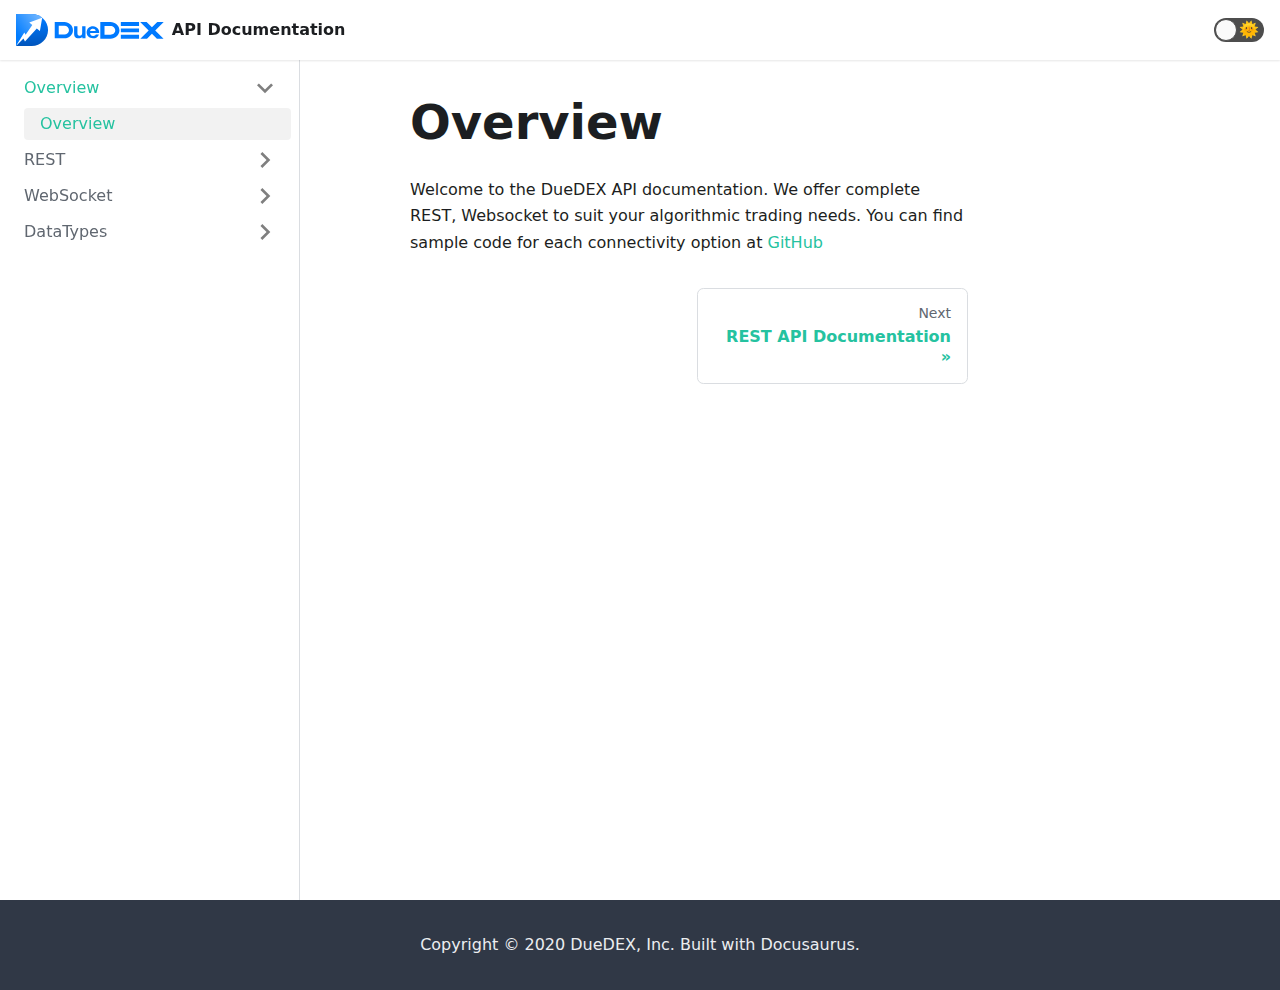
<file: index.html>
<!doctype html>
<html lang="en">
<head>
<meta charset="UTF-8">
<meta name="viewport" content="width=device-width">
<meta name="generator" content="Docusaurus v2.0.0-alpha.61">
<title data-react-helmet="true">Overview | DueDEX API docs</title><meta data-react-helmet="true" name="twitter:card" content="summary_large_image"><meta data-react-helmet="true" property="og:title" content="Overview | DueDEX API docs"><meta data-react-helmet="true" name="description" content="Welcome to the DueDEX API documentation. We offer complete REST, Websocket to suit your algorithmic trading needs. You can find sample code for each connectivity option at GitHub"><meta data-react-helmet="true" property="og:description" content="Welcome to the DueDEX API documentation. We offer complete REST, Websocket to suit your algorithmic trading needs. You can find sample code for each connectivity option at GitHub"><meta data-react-helmet="true" property="og:url" content="https://your-docusaurus-test-site.com/"><link data-react-helmet="true" rel="shortcut icon" href="/img/favicon.ico"><link data-react-helmet="true" rel="canonical" href="https://your-docusaurus-test-site.com/"><link rel="stylesheet" href="/styles.3d8216dd.css">
<link rel="preload" href="/styles.f9c20742.js" as="script">
<link rel="preload" href="/runtime~main.3204687f.js" as="script">
<link rel="preload" href="/main.b65624a6.js" as="script">
<link rel="preload" href="/common.3cc865f0.js" as="script">
<link rel="preload" href="/2.8ea2a16d.js" as="script">
<link rel="preload" href="/11.414f277a.js" as="script">
<link rel="preload" href="/ec1ed54d.50e45ba1.js" as="script">
<link rel="preload" href="/17896441.5ec16f9d.js" as="script">
<link rel="preload" href="/1db64337.a98d753c.js" as="script">
</head>
<body>
<script>!function(){function e(e){document.documentElement.setAttribute("data-theme",e)}var t=function(){var e=null;try{e=localStorage.getItem("theme")}catch(e){}return e}();null!==t?e(t):window.matchMedia("(prefers-color-scheme: dark)").matches?e("dark"):window.matchMedia("(prefers-color-scheme: light)").matches?e("light"):e("dark")}()</script><div id="__docusaurus">
<nav class="navbar navbar--light navbar--fixed-top"><div class="navbar__inner"><div class="navbar__items"><a class="navbar__brand" href="/"><img class="navbar__logo" src="/img/logo.svg" alt="My Site Logo"><strong class="navbar__title">API Documentation</strong></a></div><div class="navbar__items navbar__items--right"><div class="react-toggle react-toggle--disabled displayOnlyInLargeViewport_2aTZ"><div class="react-toggle-track"><div class="react-toggle-track-check"><span class="toggle_BsTx">🌜</span></div><div class="react-toggle-track-x"><span class="toggle_BsTx">🌞</span></div></div><div class="react-toggle-thumb"></div><input type="checkbox" disabled="" aria-label="Dark mode toggle" class="react-toggle-screenreader-only"></div></div></div><div role="presentation" class="navbar-sidebar__backdrop"></div><div class="navbar-sidebar"><div class="navbar-sidebar__brand"><a class="navbar__brand" href="/"><img class="navbar__logo" src="/img/logo.svg" alt="My Site Logo"><strong class="navbar__title">API Documentation</strong></a></div><div class="navbar-sidebar__items"><div class="menu"><ul class="menu__list"></ul></div></div></div></nav><div class="main-wrapper"><div class="docPage_2gpo"><div class="docSidebarContainer_3_JD" role="complementary"><div class="sidebar_2urC"><div class="menu menu--responsive menu_5FrY"><button aria-label="Open Menu" aria-haspopup="true" class="button button--secondary button--sm menu__button" type="button"><svg aria-label="Menu" class="sidebarMenuIcon_Dm3K" xmlns="http://www.w3.org/2000/svg" height="24" width="24" viewBox="0 0 32 32" role="img" focusable="false"><title>Menu</title><path stroke="currentColor" stroke-linecap="round" stroke-miterlimit="10" stroke-width="2" d="M4 7h22M4 15h22M4 23h22"></path></svg></button><ul class="menu__list"><li class="menu__list-item"><a class="menu__link menu__link--sublist menu__link--active" href="#!">Overview</a><ul class="menu__list"><li class="menu__list-item"><a aria-current="page" class="menu__link menu__link--active active" tabindex="0" href="/">Overview</a></li></ul></li><li class="menu__list-item menu__list-item--collapsed"><a class="menu__link menu__link--sublist" href="#!">REST</a><ul class="menu__list"><li class="menu__list-item"><a class="menu__link" tabindex="-1" href="/rest">REST API Documentation</a></li></ul></li><li class="menu__list-item menu__list-item--collapsed"><a class="menu__link menu__link--sublist" href="#!">WebSocket</a><ul class="menu__list"><li class="menu__list-item"><a class="menu__link" tabindex="-1" href="/websocket">Websocket API</a></li></ul></li><li class="menu__list-item menu__list-item--collapsed"><a class="menu__link menu__link--sublist" href="#!">DataTypes</a><ul class="menu__list"><li class="menu__list-item"><a class="menu__link" tabindex="-1" href="/dataTypes">Data Types</a></li></ul></li></ul></div></div></div><main class="docMainContainer_3EyW"><div class="container padding-vert--lg docItemWrapper_1EkI"><div class="row"><div class="col docItemCol_2ASc"><div class="docItemContainer_3QWW"><article><header><h1 class="docTitle_1Lrw">Overview</h1></header><div class="markdown"><p>Welcome to the DueDEX API documentation. We offer complete REST, Websocket to suit your algorithmic trading needs. You can find sample code for each connectivity option at <a href="https://github.com/DueDEX/API-Documentation" target="_blank" rel="noopener noreferrer">GitHub</a></p></div></article><div class="margin-vert--lg"><nav class="pagination-nav" aria-label="Blog list page navigation"><div class="pagination-nav__item"></div><div class="pagination-nav__item pagination-nav__item--next"><a class="pagination-nav__link" href="/rest"><div class="pagination-nav__sublabel">Next</div><div class="pagination-nav__label">REST API Documentation »</div></a></div></nav></div></div></div><div class="col col--3"><div class="tableOfContents_3klQ"></div></div></div></div></main></div></div><footer class="footer footer--dark"><div class="container"><div class="text--center"><div>Copyright © 2020 DueDEX, Inc. Built with Docusaurus.</div></div></div></footer></div>
<script src="/styles.f9c20742.js"></script>
<script src="/runtime~main.3204687f.js"></script>
<script src="/main.b65624a6.js"></script>
<script src="/common.3cc865f0.js"></script>
<script src="/2.8ea2a16d.js"></script>
<script src="/11.414f277a.js"></script>
<script src="/ec1ed54d.50e45ba1.js"></script>
<script src="/17896441.5ec16f9d.js"></script>
<script src="/1db64337.a98d753c.js"></script>
</body>
</html>
</file>
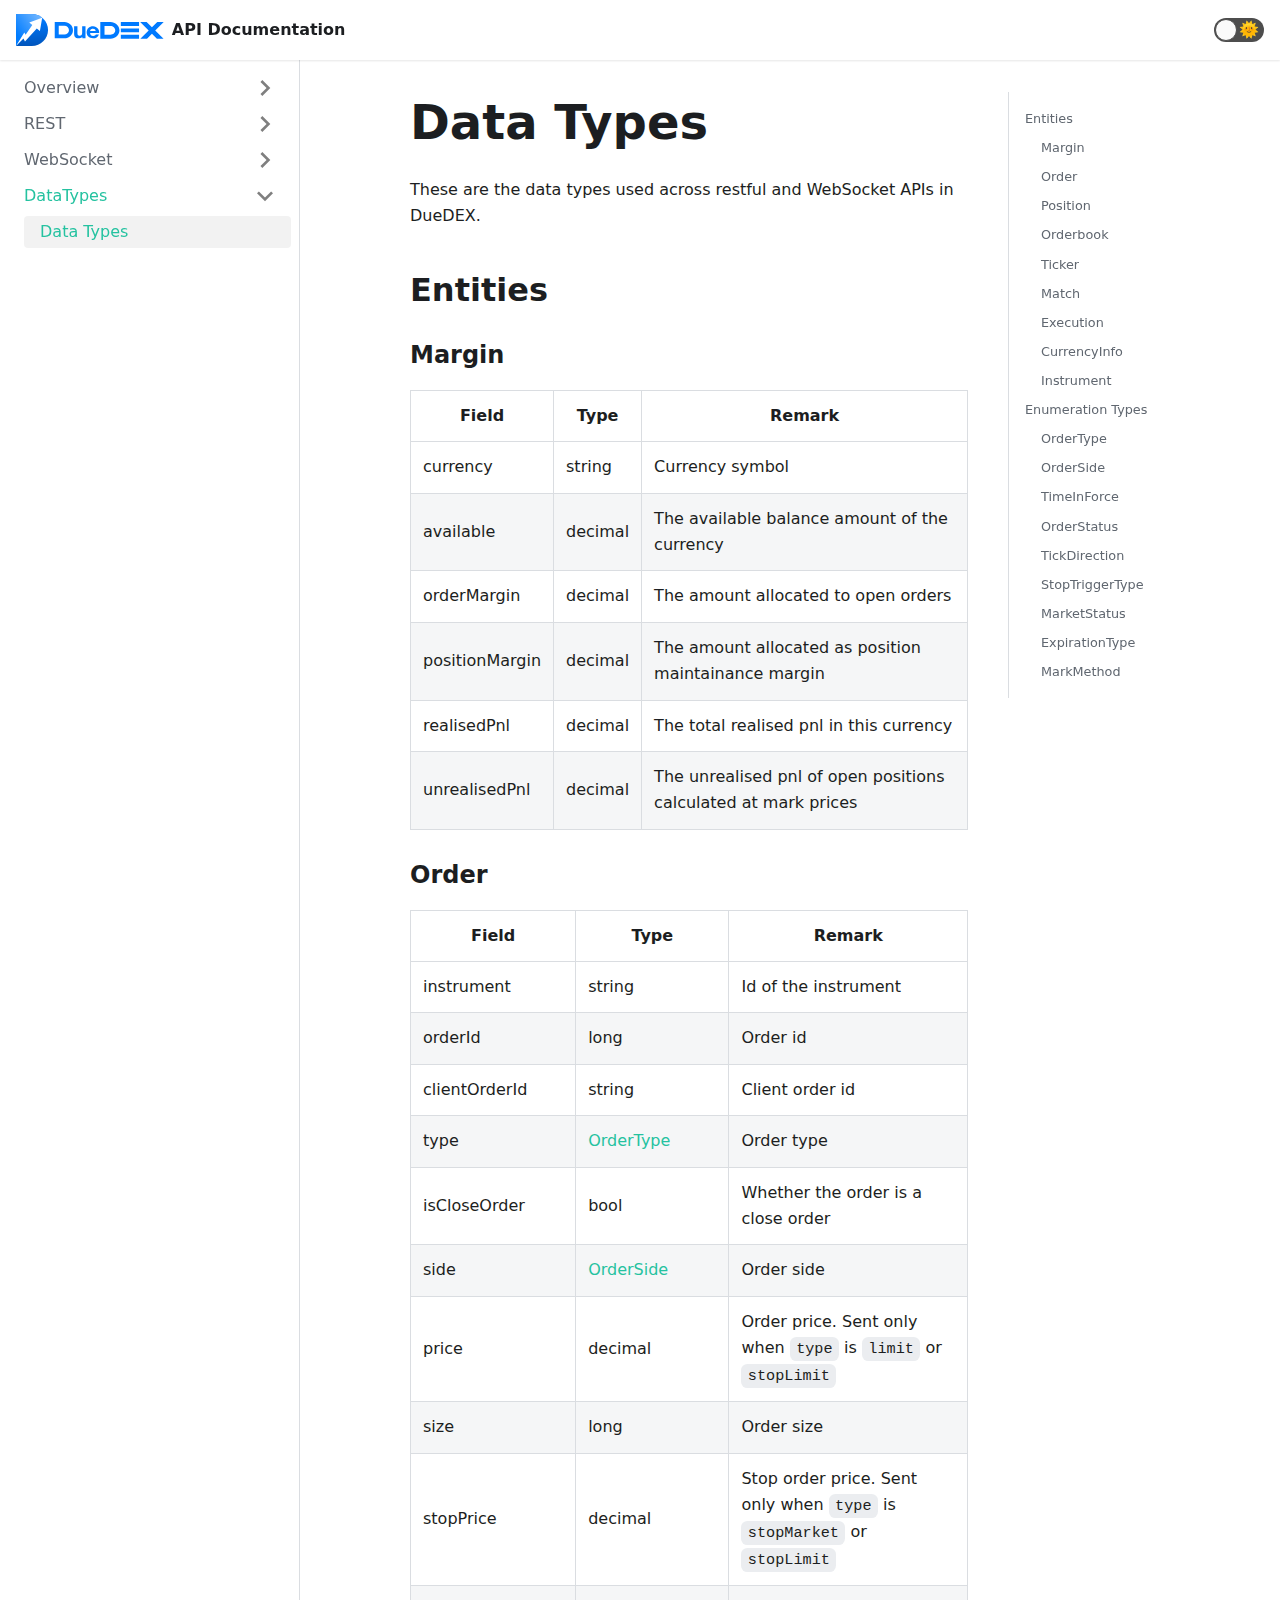
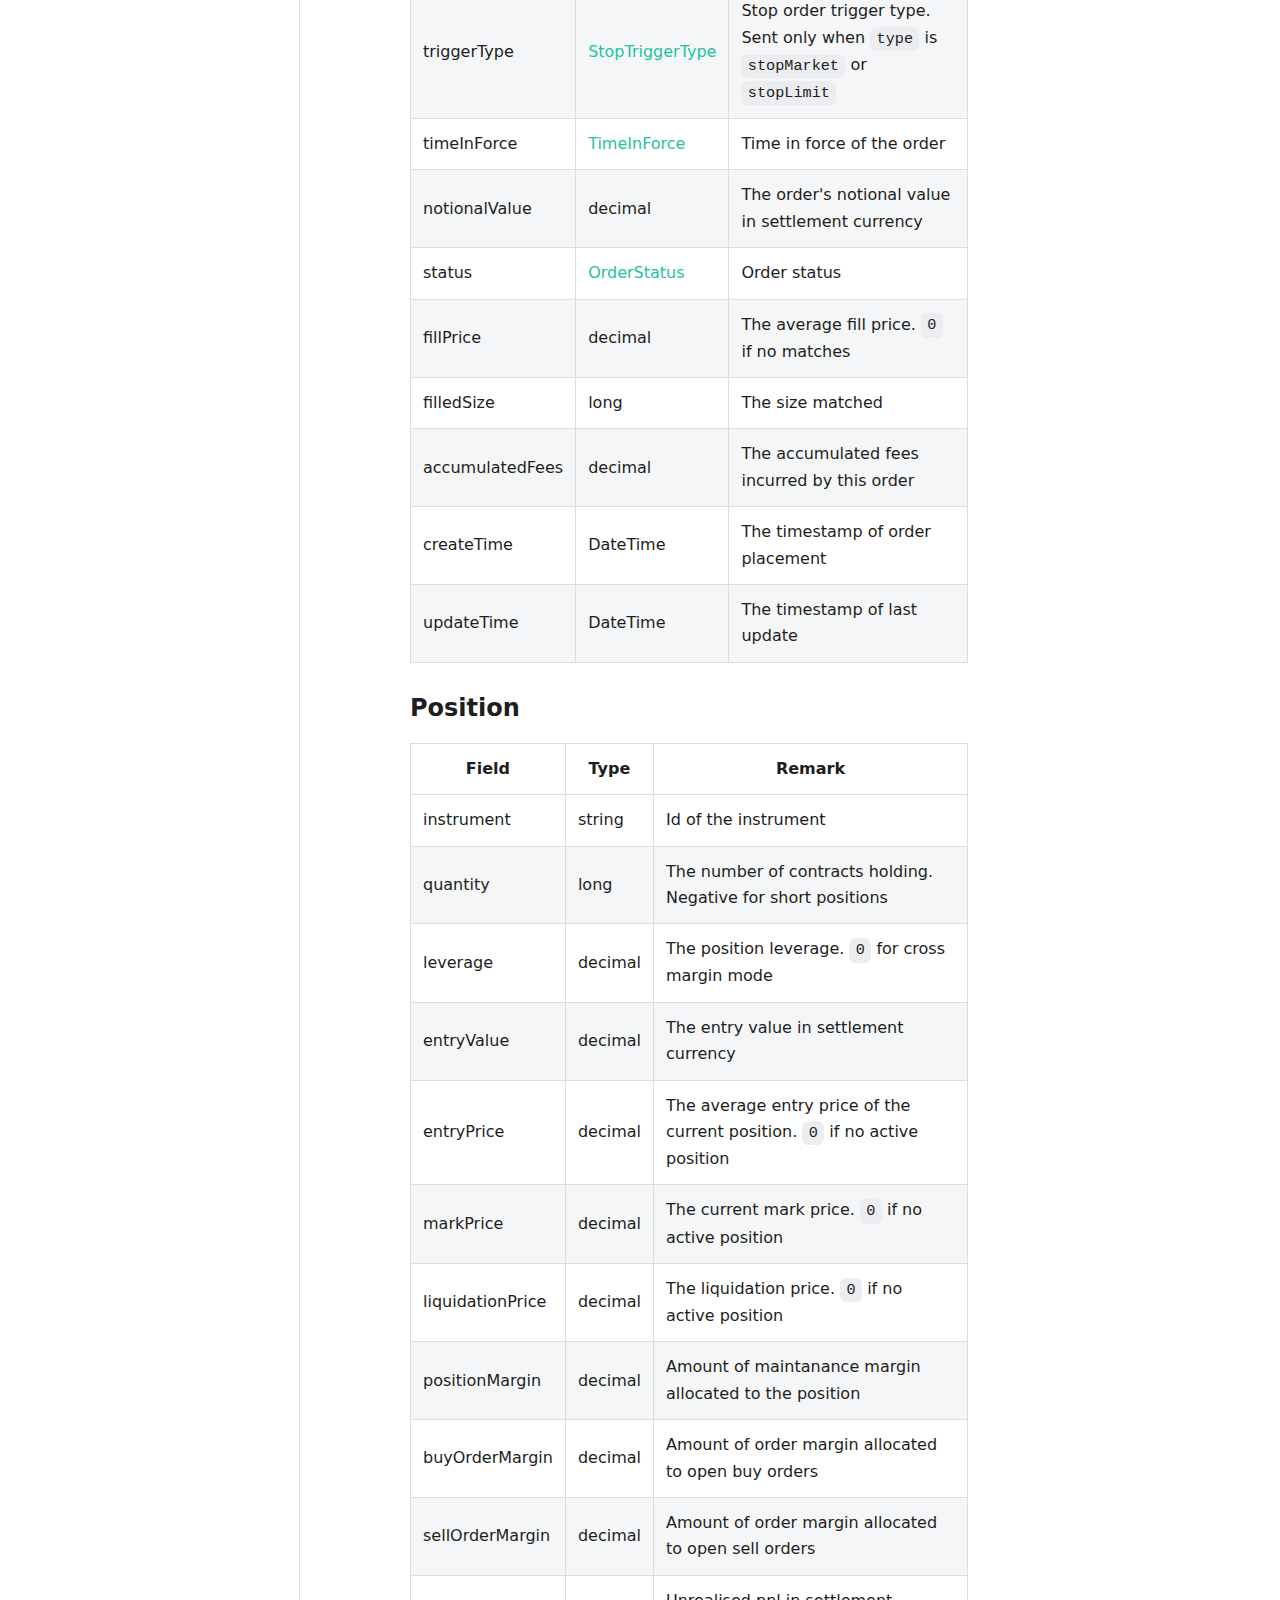
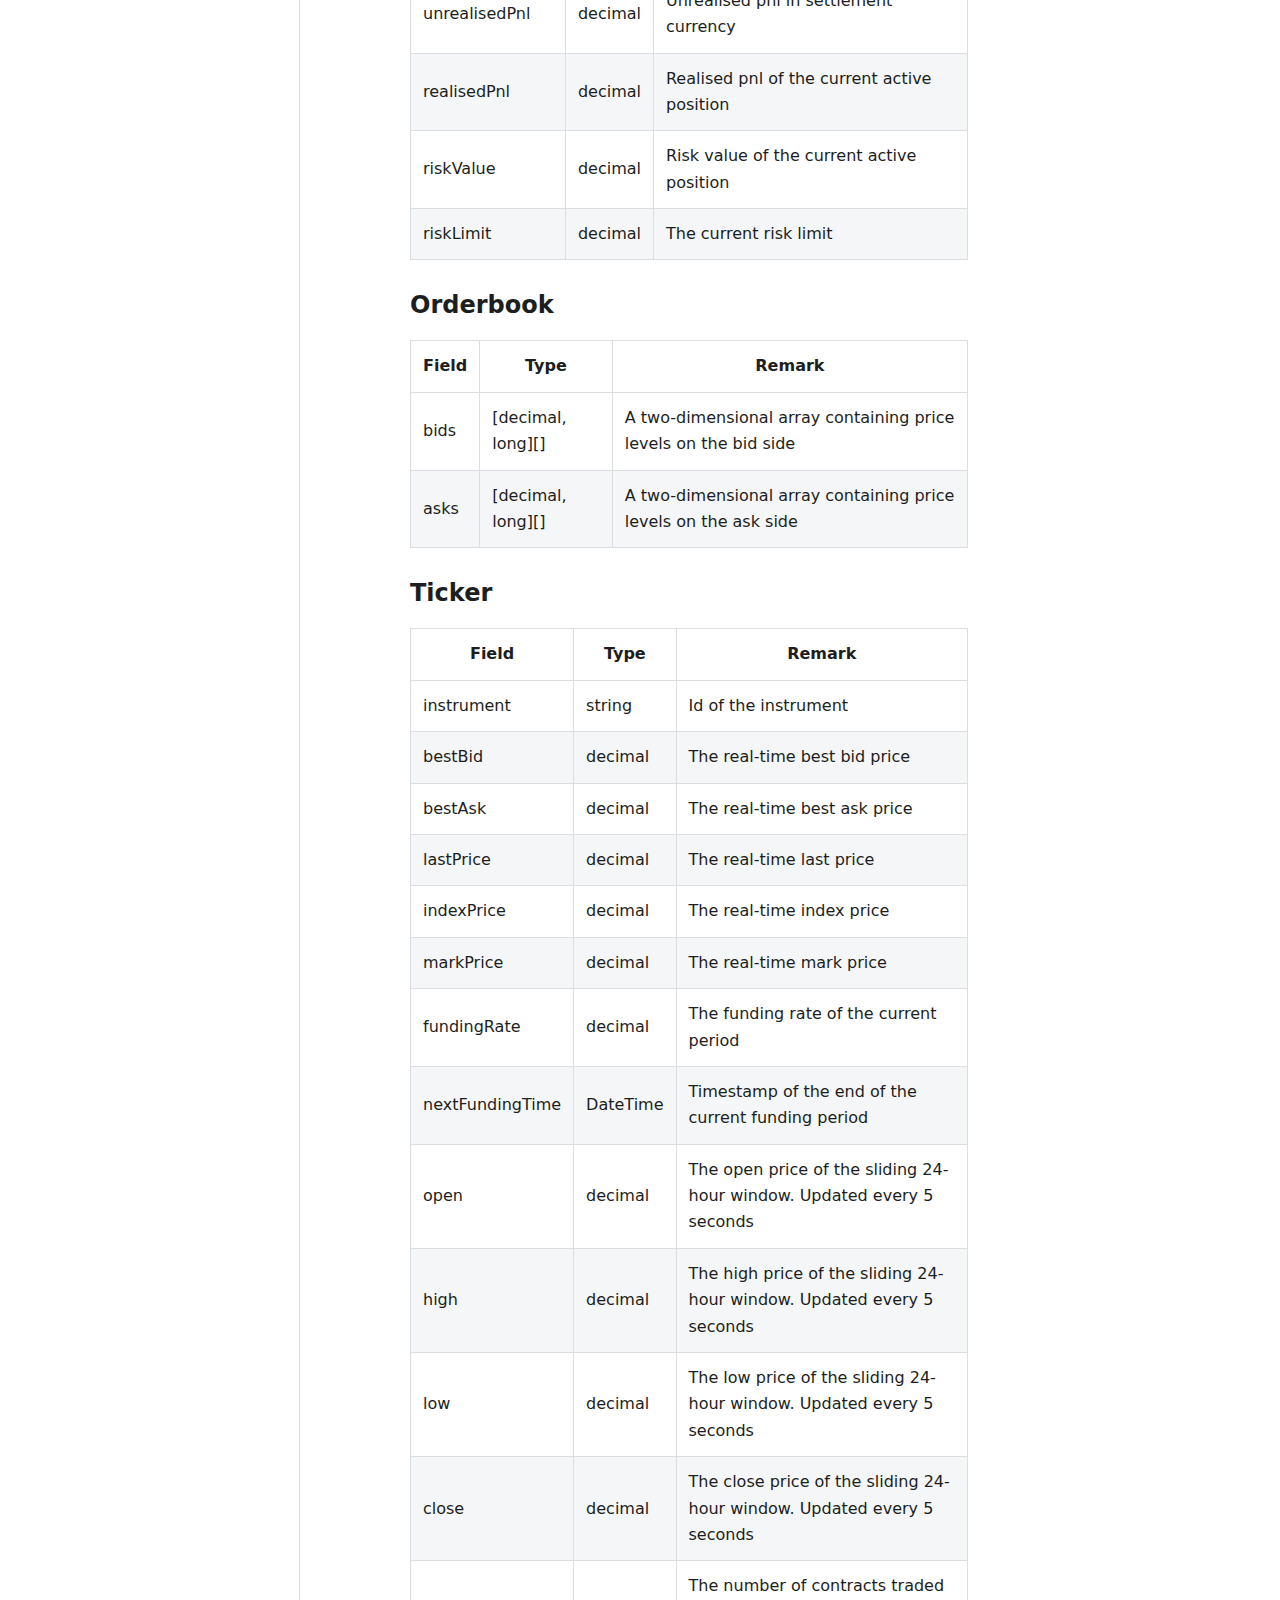
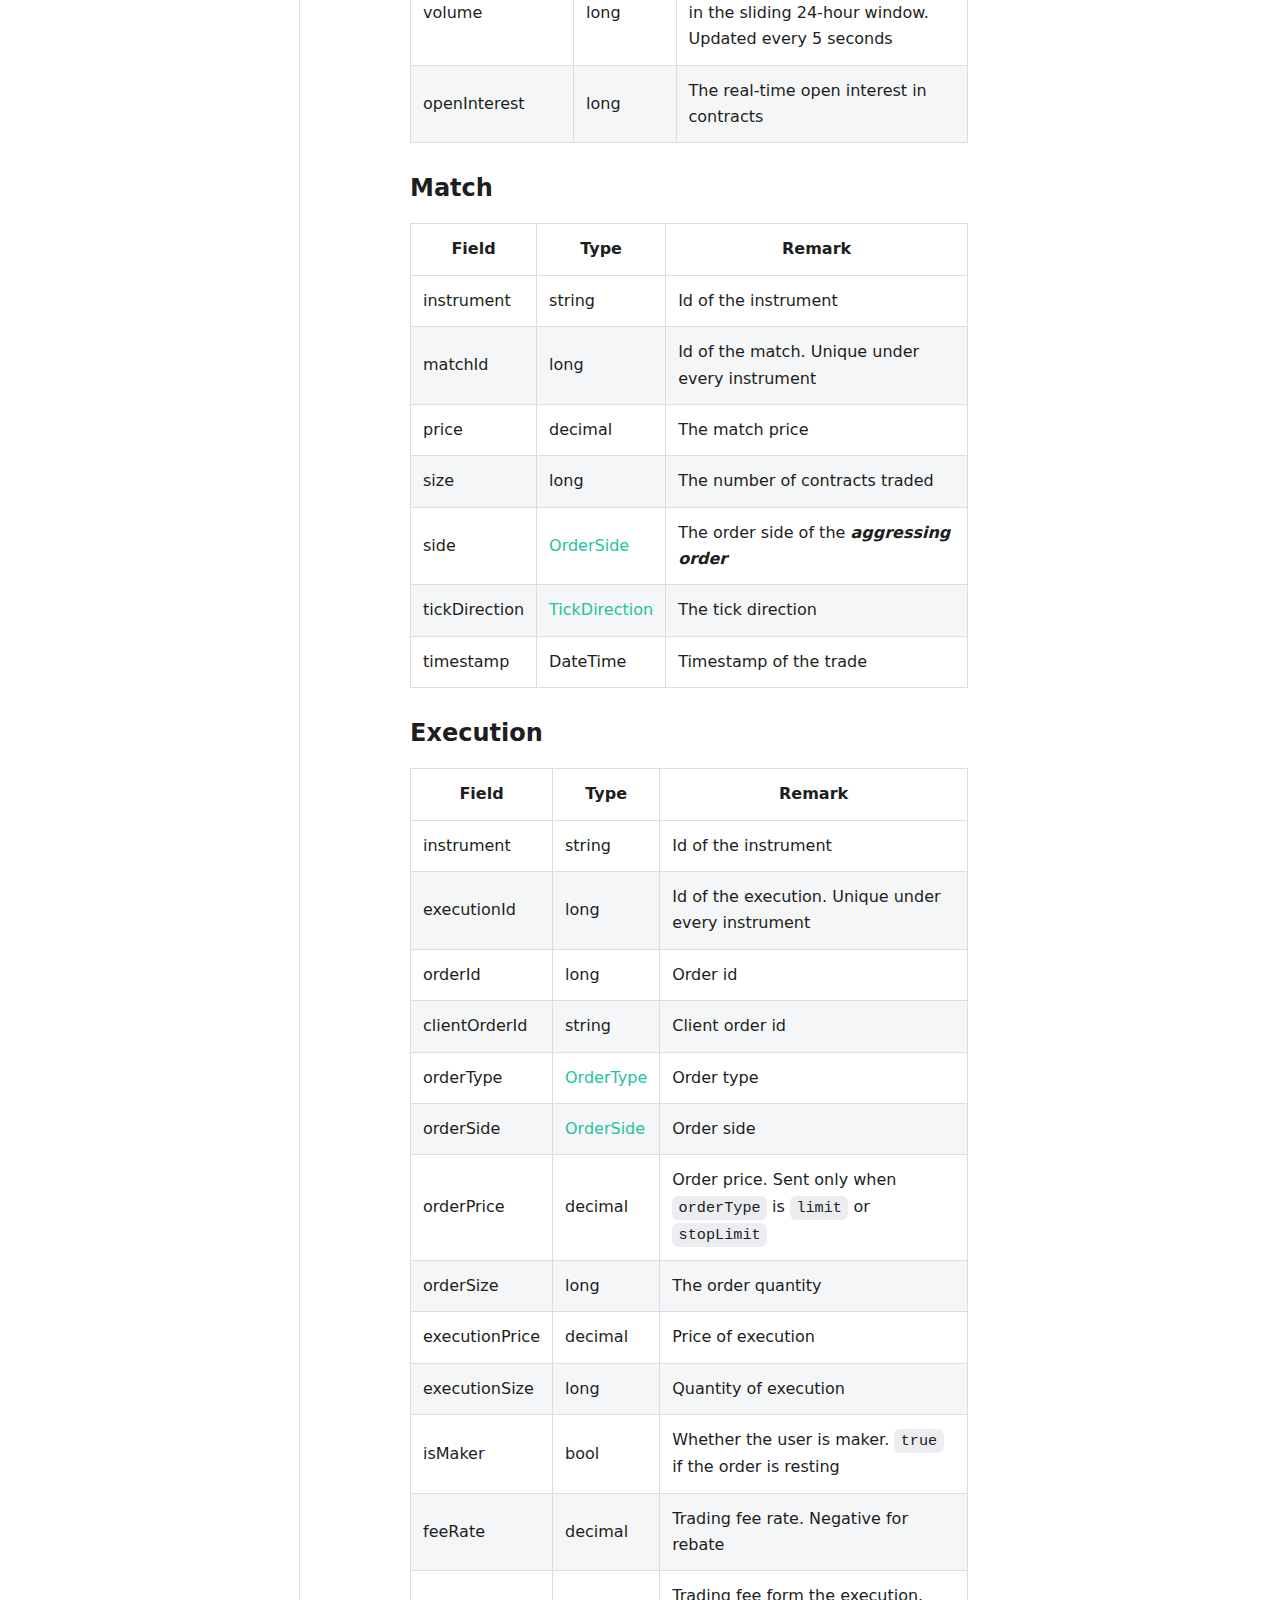
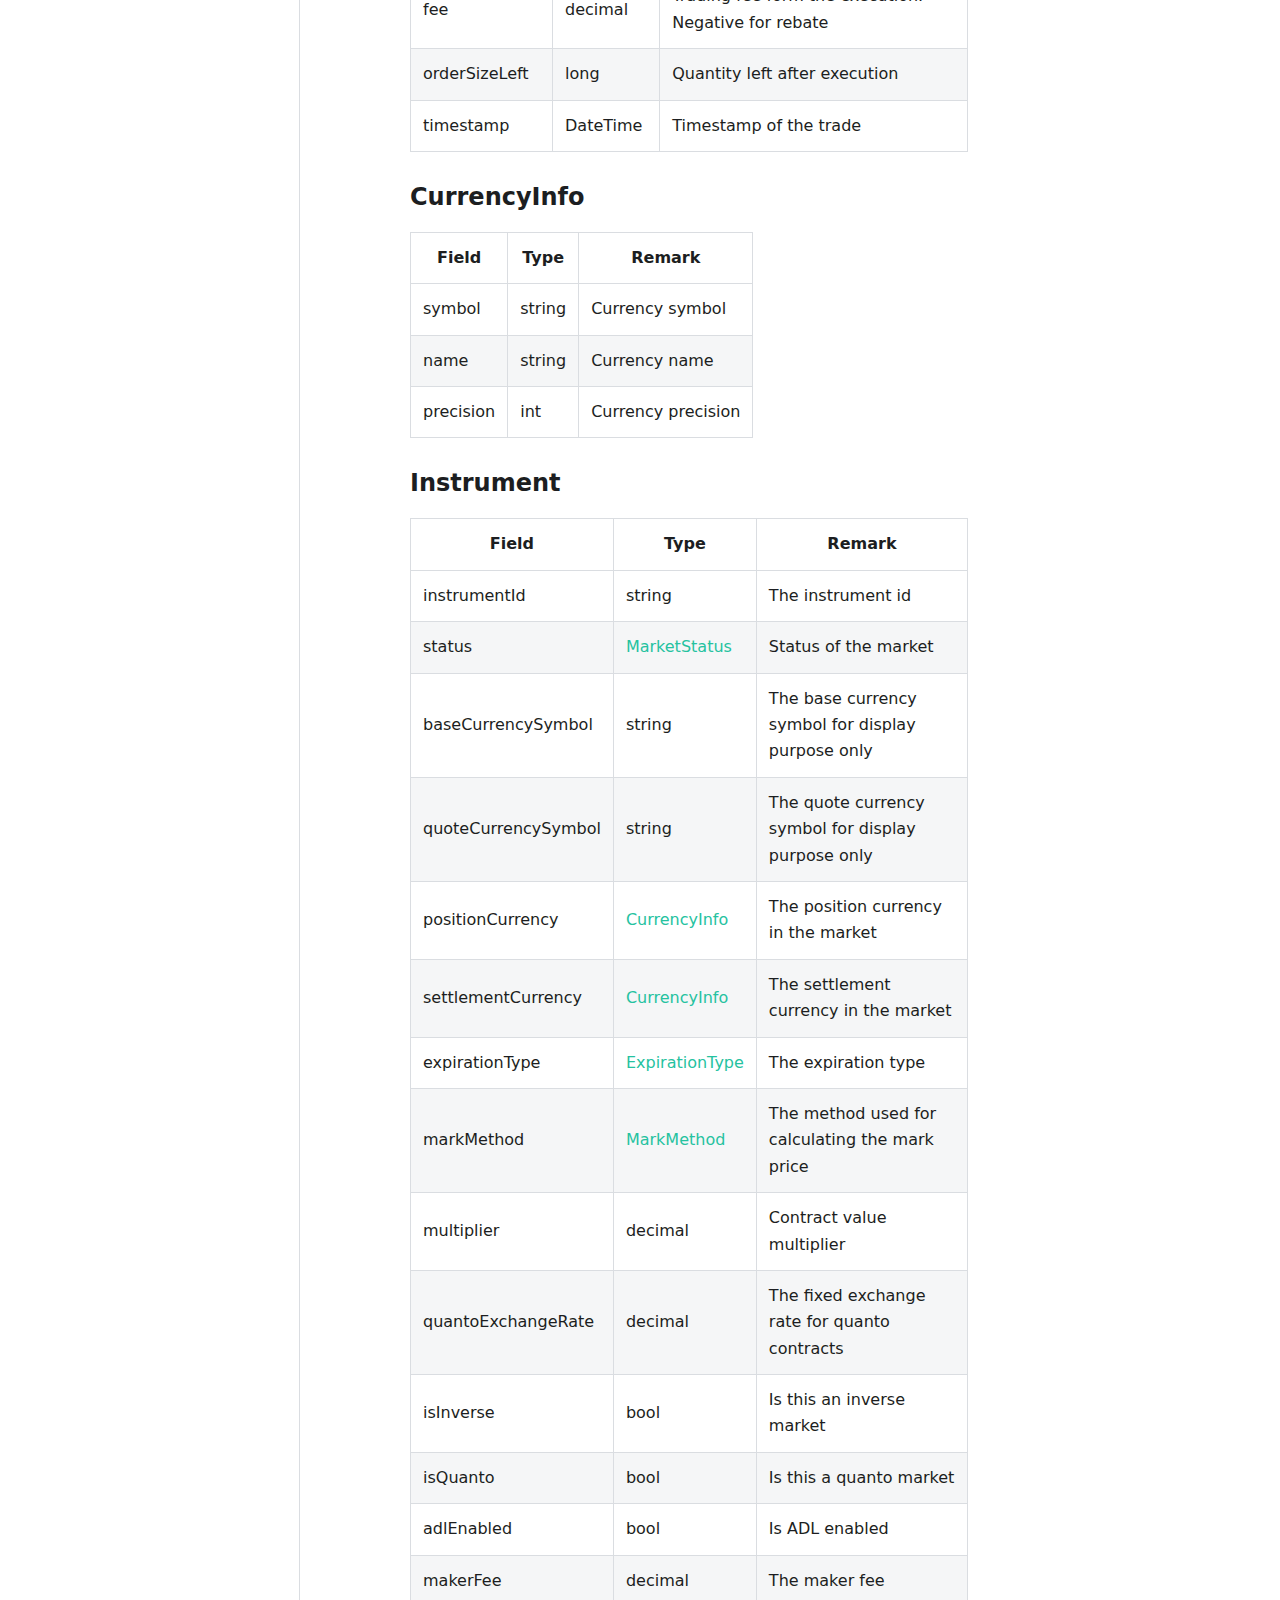
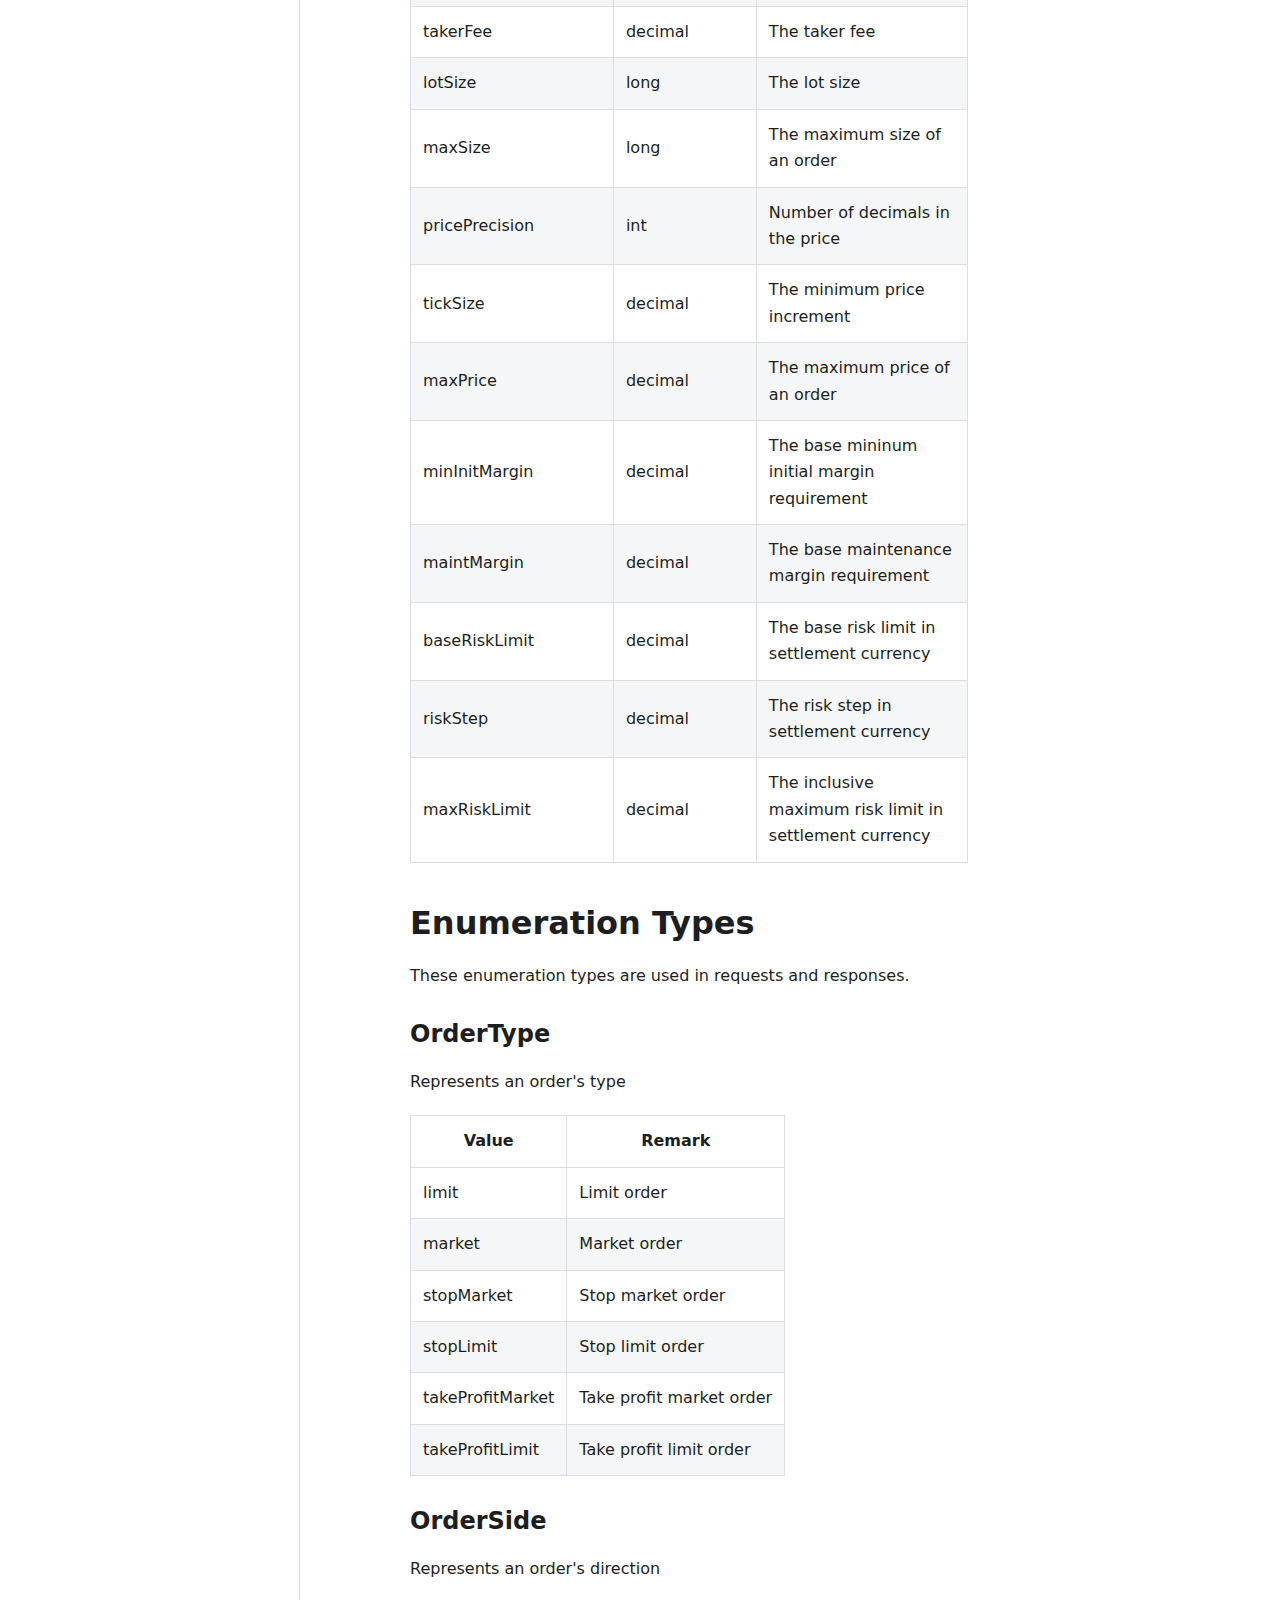
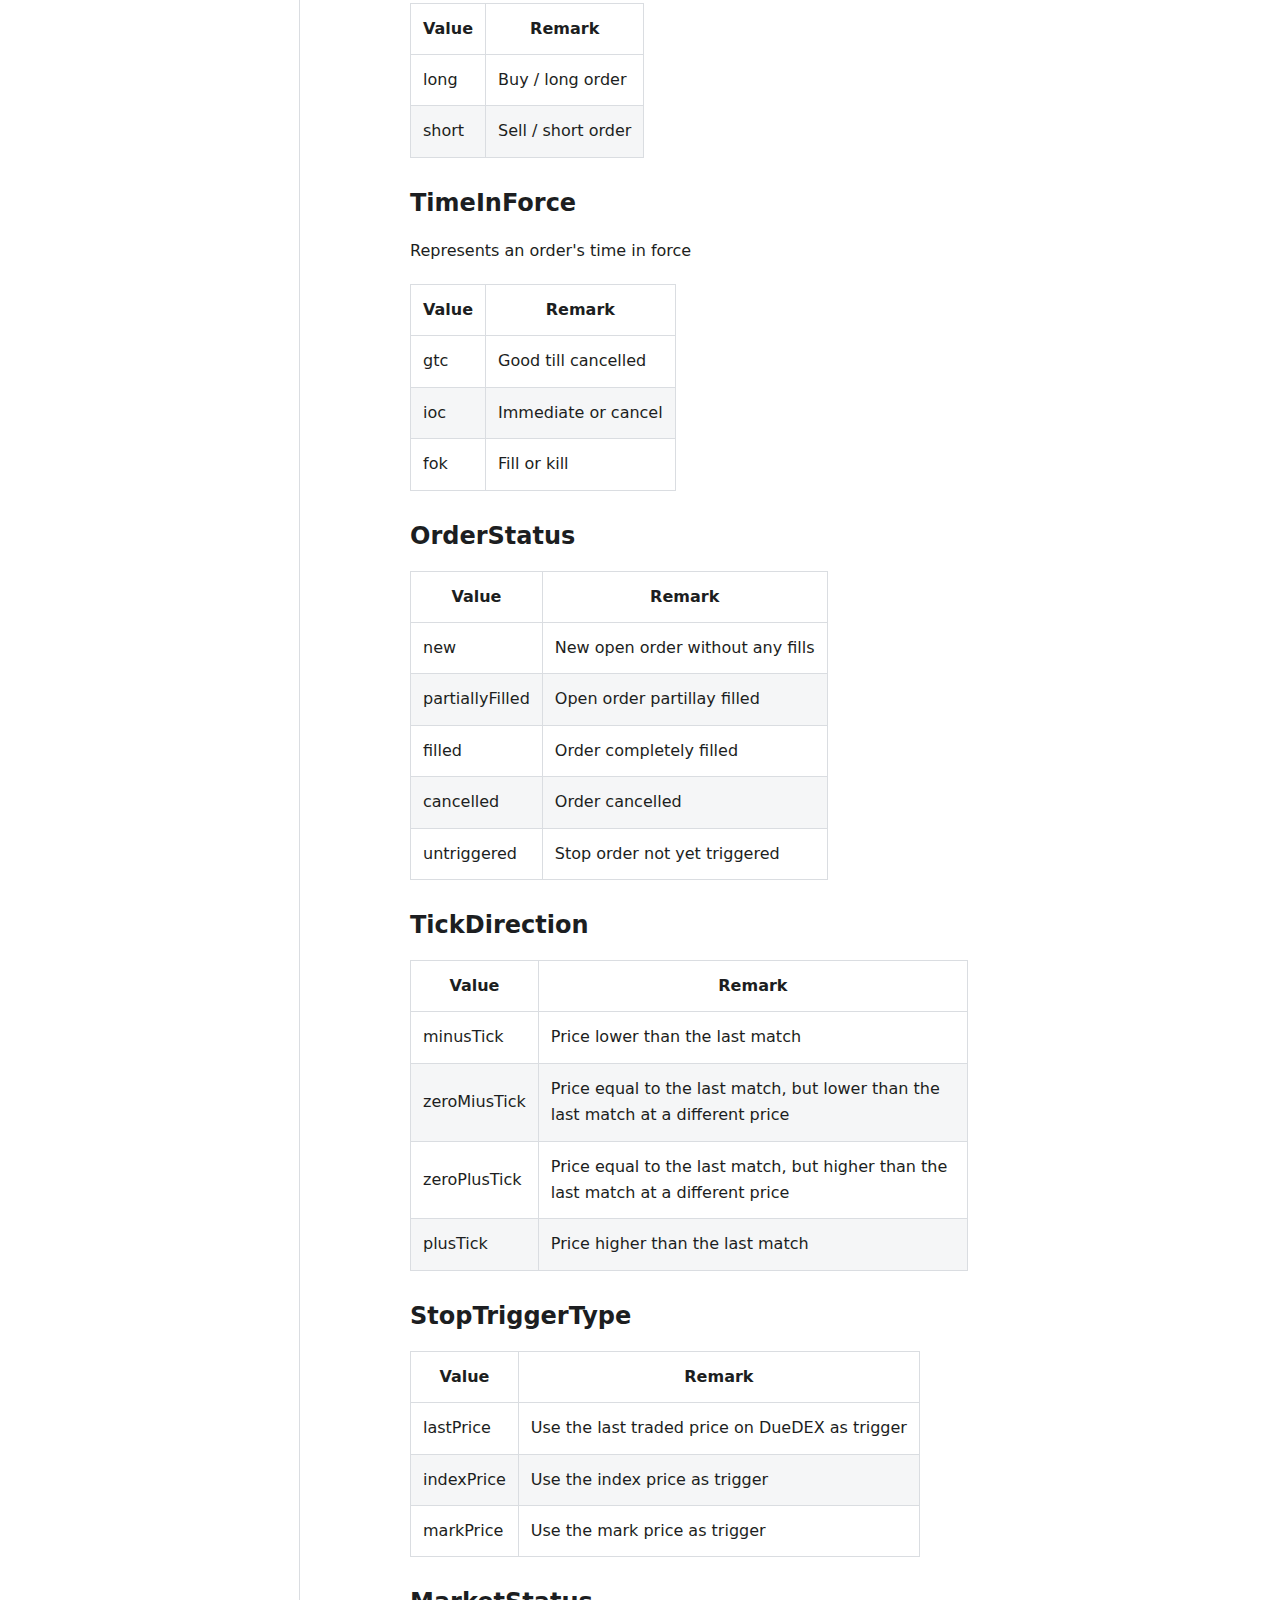
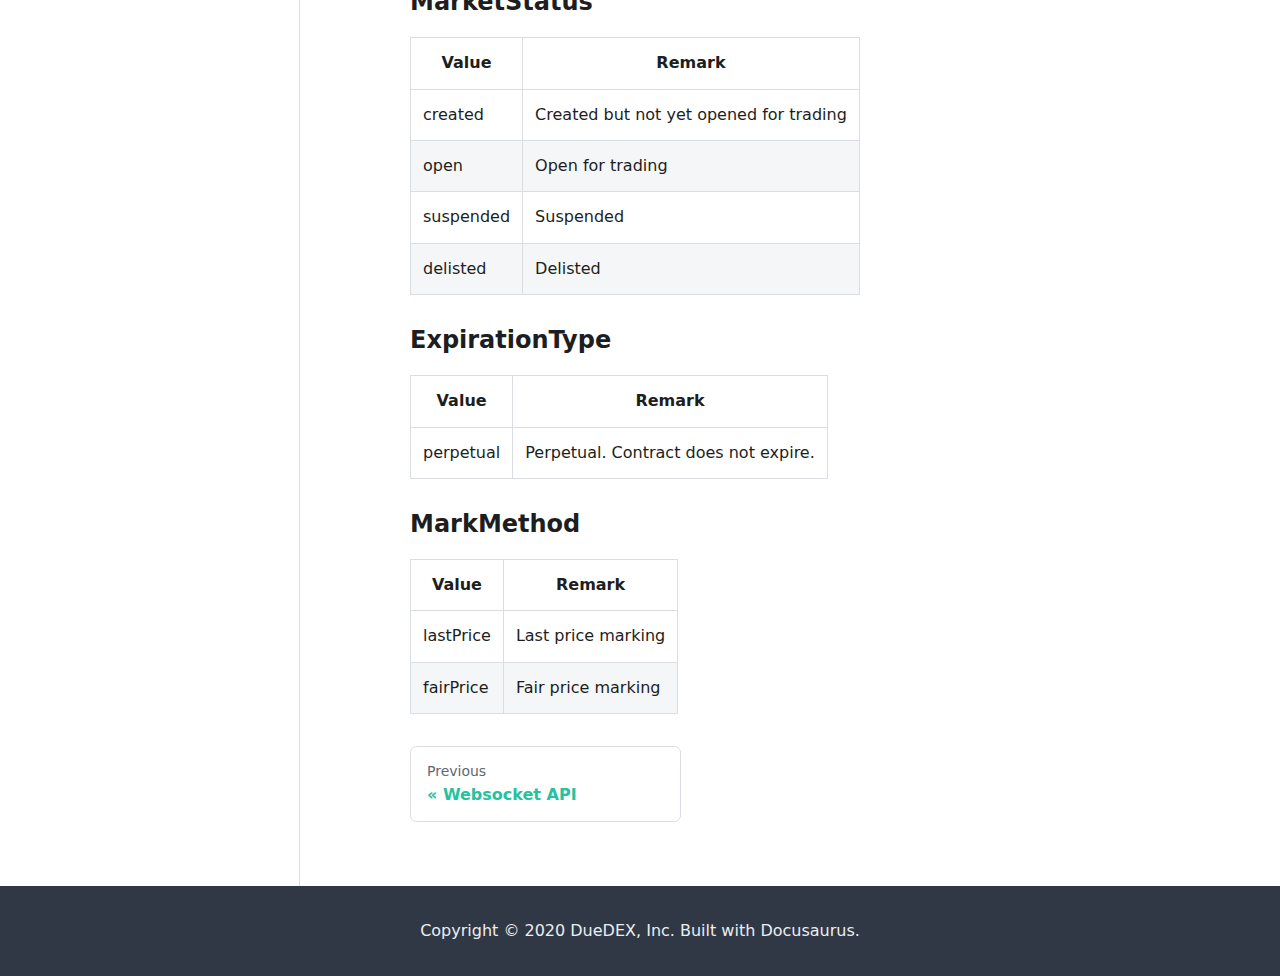
<file: dataTypes/index.html>
<!doctype html>
<html lang="en">
<head>
<meta charset="UTF-8">
<meta name="viewport" content="width=device-width">
<meta name="generator" content="Docusaurus v2.0.0-alpha.61">
<title data-react-helmet="true">Data Types | DueDEX API docs</title><meta data-react-helmet="true" name="twitter:card" content="summary_large_image"><meta data-react-helmet="true" property="og:title" content="Data Types | DueDEX API docs"><meta data-react-helmet="true" name="description" content="These are the data types used across restful and WebSocket APIs in DueDEX."><meta data-react-helmet="true" property="og:description" content="These are the data types used across restful and WebSocket APIs in DueDEX."><meta data-react-helmet="true" property="og:url" content="https://your-docusaurus-test-site.com/dataTypes"><link data-react-helmet="true" rel="shortcut icon" href="/img/favicon.ico"><link data-react-helmet="true" rel="canonical" href="https://your-docusaurus-test-site.com/dataTypes"><link rel="stylesheet" href="/styles.3d8216dd.css">
<link rel="preload" href="/styles.f9c20742.js" as="script">
<link rel="preload" href="/runtime~main.3204687f.js" as="script">
<link rel="preload" href="/main.b65624a6.js" as="script">
<link rel="preload" href="/common.3cc865f0.js" as="script">
<link rel="preload" href="/2.8ea2a16d.js" as="script">
<link rel="preload" href="/11.414f277a.js" as="script">
<link rel="preload" href="/ec1ed54d.50e45ba1.js" as="script">
<link rel="preload" href="/17896441.5ec16f9d.js" as="script">
<link rel="preload" href="/3895957b.3d578109.js" as="script">
</head>
<body>
<script>!function(){function e(e){document.documentElement.setAttribute("data-theme",e)}var t=function(){var e=null;try{e=localStorage.getItem("theme")}catch(e){}return e}();null!==t?e(t):window.matchMedia("(prefers-color-scheme: dark)").matches?e("dark"):window.matchMedia("(prefers-color-scheme: light)").matches?e("light"):e("dark")}()</script><div id="__docusaurus">
<nav class="navbar navbar--light navbar--fixed-top"><div class="navbar__inner"><div class="navbar__items"><a class="navbar__brand" href="/"><img class="navbar__logo" src="/img/logo.svg" alt="My Site Logo"><strong class="navbar__title">API Documentation</strong></a></div><div class="navbar__items navbar__items--right"><div class="react-toggle react-toggle--disabled displayOnlyInLargeViewport_2aTZ"><div class="react-toggle-track"><div class="react-toggle-track-check"><span class="toggle_BsTx">🌜</span></div><div class="react-toggle-track-x"><span class="toggle_BsTx">🌞</span></div></div><div class="react-toggle-thumb"></div><input type="checkbox" disabled="" aria-label="Dark mode toggle" class="react-toggle-screenreader-only"></div></div></div><div role="presentation" class="navbar-sidebar__backdrop"></div><div class="navbar-sidebar"><div class="navbar-sidebar__brand"><a class="navbar__brand" href="/"><img class="navbar__logo" src="/img/logo.svg" alt="My Site Logo"><strong class="navbar__title">API Documentation</strong></a></div><div class="navbar-sidebar__items"><div class="menu"><ul class="menu__list"></ul></div></div></div></nav><div class="main-wrapper"><div class="docPage_2gpo"><div class="docSidebarContainer_3_JD" role="complementary"><div class="sidebar_2urC"><div class="menu menu--responsive menu_5FrY"><button aria-label="Open Menu" aria-haspopup="true" class="button button--secondary button--sm menu__button" type="button"><svg aria-label="Menu" class="sidebarMenuIcon_Dm3K" xmlns="http://www.w3.org/2000/svg" height="24" width="24" viewBox="0 0 32 32" role="img" focusable="false"><title>Menu</title><path stroke="currentColor" stroke-linecap="round" stroke-miterlimit="10" stroke-width="2" d="M4 7h22M4 15h22M4 23h22"></path></svg></button><ul class="menu__list"><li class="menu__list-item menu__list-item--collapsed"><a class="menu__link menu__link--sublist" href="#!">Overview</a><ul class="menu__list"><li class="menu__list-item"><a class="menu__link" tabindex="-1" href="/">Overview</a></li></ul></li><li class="menu__list-item menu__list-item--collapsed"><a class="menu__link menu__link--sublist" href="#!">REST</a><ul class="menu__list"><li class="menu__list-item"><a class="menu__link" tabindex="-1" href="/rest">REST API Documentation</a></li></ul></li><li class="menu__list-item menu__list-item--collapsed"><a class="menu__link menu__link--sublist" href="#!">WebSocket</a><ul class="menu__list"><li class="menu__list-item"><a class="menu__link" tabindex="-1" href="/websocket">Websocket API</a></li></ul></li><li class="menu__list-item"><a class="menu__link menu__link--sublist menu__link--active" href="#!">DataTypes</a><ul class="menu__list"><li class="menu__list-item"><a aria-current="page" class="menu__link menu__link--active active" tabindex="0" href="/dataTypes">Data Types</a></li></ul></li></ul></div></div></div><main class="docMainContainer_3EyW"><div class="container padding-vert--lg docItemWrapper_1EkI"><div class="row"><div class="col docItemCol_2ASc"><div class="docItemContainer_3QWW"><article><header><h1 class="docTitle_1Lrw">Data Types</h1></header><div class="markdown"><p>These are the data types used across restful and WebSocket APIs in DueDEX.</p><h2><a aria-hidden="true" tabindex="-1" class="anchor enhancedAnchor_2cZh" id="entities"></a>Entities<a aria-hidden="true" tabindex="-1" class="hash-link" href="#entities" title="Direct link to heading">#</a></h2><h3><a aria-hidden="true" tabindex="-1" class="anchor enhancedAnchor_2cZh" id="margin"></a>Margin<a aria-hidden="true" tabindex="-1" class="hash-link" href="#margin" title="Direct link to heading">#</a></h3><table><thead><tr><th>Field</th><th>Type</th><th>Remark</th></tr></thead><tbody><tr><td>currency</td><td>string</td><td>Currency symbol</td></tr><tr><td>available</td><td>decimal</td><td>The available balance amount of the currency</td></tr><tr><td>orderMargin</td><td>decimal</td><td>The amount allocated to open orders</td></tr><tr><td>positionMargin</td><td>decimal</td><td>The amount allocated as position maintainance margin</td></tr><tr><td>realisedPnl</td><td>decimal</td><td>The total realised pnl in this currency</td></tr><tr><td>unrealisedPnl</td><td>decimal</td><td>The unrealised pnl of open positions calculated at mark prices</td></tr></tbody></table><h3><a aria-hidden="true" tabindex="-1" class="anchor enhancedAnchor_2cZh" id="order"></a>Order<a aria-hidden="true" tabindex="-1" class="hash-link" href="#order" title="Direct link to heading">#</a></h3><table><thead><tr><th>Field</th><th>Type</th><th>Remark</th></tr></thead><tbody><tr><td>instrument</td><td>string</td><td>Id of the instrument</td></tr><tr><td>orderId</td><td>long</td><td>Order id</td></tr><tr><td>clientOrderId</td><td>string</td><td>Client order id</td></tr><tr><td>type</td><td><a href="#OrderType">OrderType</a></td><td>Order type</td></tr><tr><td>isCloseOrder</td><td>bool</td><td>Whether the order is a close order</td></tr><tr><td>side</td><td><a href="#OrderSide">OrderSide</a></td><td>Order side</td></tr><tr><td>price</td><td>decimal</td><td>Order price. Sent only when <code>type</code> is <code>limit</code> or <code>stopLimit</code></td></tr><tr><td>size</td><td>long</td><td>Order size</td></tr><tr><td>stopPrice</td><td>decimal</td><td>Stop order price. Sent only when <code>type</code> is <code>stopMarket</code> or <code>stopLimit</code></td></tr><tr><td>triggerType</td><td><a href="#StopTriggerType">StopTriggerType</a></td><td>Stop order trigger type. Sent only when <code>type</code> is <code>stopMarket</code> or <code>stopLimit</code></td></tr><tr><td>timeInForce</td><td><a href="#TimeInForce">TimeInForce</a></td><td>Time in force of the order</td></tr><tr><td>notionalValue</td><td>decimal</td><td>The order&#x27;s notional value in settlement currency</td></tr><tr><td>status</td><td><a href="#OrderStatus">OrderStatus</a></td><td>Order status</td></tr><tr><td>fillPrice</td><td>decimal</td><td>The average fill price. <code>0</code> if no matches</td></tr><tr><td>filledSize</td><td>long</td><td>The size matched</td></tr><tr><td>accumulatedFees</td><td>decimal</td><td>The accumulated fees incurred by this order</td></tr><tr><td>createTime</td><td>DateTime</td><td>The timestamp of order placement</td></tr><tr><td>updateTime</td><td>DateTime</td><td>The timestamp of last update</td></tr></tbody></table><h3><a aria-hidden="true" tabindex="-1" class="anchor enhancedAnchor_2cZh" id="position"></a>Position<a aria-hidden="true" tabindex="-1" class="hash-link" href="#position" title="Direct link to heading">#</a></h3><table><thead><tr><th>Field</th><th>Type</th><th>Remark</th></tr></thead><tbody><tr><td>instrument</td><td>string</td><td>Id of the instrument</td></tr><tr><td>quantity</td><td>long</td><td>The number of contracts holding. Negative for short positions</td></tr><tr><td>leverage</td><td>decimal</td><td>The position leverage. <code>0</code> for cross margin mode</td></tr><tr><td>entryValue</td><td>decimal</td><td>The entry value in settlement currency</td></tr><tr><td>entryPrice</td><td>decimal</td><td>The average entry price of the current position. <code>0</code> if no active position</td></tr><tr><td>markPrice</td><td>decimal</td><td>The current mark price. <code>0</code> if no active position</td></tr><tr><td>liquidationPrice</td><td>decimal</td><td>The liquidation price. <code>0</code> if no active position</td></tr><tr><td>positionMargin</td><td>decimal</td><td>Amount of maintanance margin allocated to the position</td></tr><tr><td>buyOrderMargin</td><td>decimal</td><td>Amount of order margin allocated to open buy orders</td></tr><tr><td>sellOrderMargin</td><td>decimal</td><td>Amount of order margin allocated to open sell orders</td></tr><tr><td>unrealisedPnl</td><td>decimal</td><td>Unrealised pnl in settlement currency</td></tr><tr><td>realisedPnl</td><td>decimal</td><td>Realised pnl of the current active position</td></tr><tr><td>riskValue</td><td>decimal</td><td>Risk value of the current active position</td></tr><tr><td>riskLimit</td><td>decimal</td><td>The current risk limit</td></tr></tbody></table><h3><a aria-hidden="true" tabindex="-1" class="anchor enhancedAnchor_2cZh" id="orderbook"></a>Orderbook<a aria-hidden="true" tabindex="-1" class="hash-link" href="#orderbook" title="Direct link to heading">#</a></h3><table><thead><tr><th>Field</th><th>Type</th><th>Remark</th></tr></thead><tbody><tr><td>bids</td><td>[decimal, long][]</td><td>A two-dimensional array containing price levels on the bid side</td></tr><tr><td>asks</td><td>[decimal, long][]</td><td>A two-dimensional array containing price levels on the ask side</td></tr></tbody></table><h3><a aria-hidden="true" tabindex="-1" class="anchor enhancedAnchor_2cZh" id="ticker"></a>Ticker<a aria-hidden="true" tabindex="-1" class="hash-link" href="#ticker" title="Direct link to heading">#</a></h3><table><thead><tr><th>Field</th><th>Type</th><th>Remark</th></tr></thead><tbody><tr><td>instrument</td><td>string</td><td>Id of the instrument</td></tr><tr><td>bestBid</td><td>decimal</td><td>The real-time best bid price</td></tr><tr><td>bestAsk</td><td>decimal</td><td>The real-time best ask price</td></tr><tr><td>lastPrice</td><td>decimal</td><td>The real-time last price</td></tr><tr><td>indexPrice</td><td>decimal</td><td>The real-time index price</td></tr><tr><td>markPrice</td><td>decimal</td><td>The real-time mark price</td></tr><tr><td>fundingRate</td><td>decimal</td><td>The funding rate of the current period</td></tr><tr><td>nextFundingTime</td><td>DateTime</td><td>Timestamp of the end of the current funding period</td></tr><tr><td>open</td><td>decimal</td><td>The open price of the sliding 24-hour window. Updated every 5 seconds</td></tr><tr><td>high</td><td>decimal</td><td>The high price of the sliding 24-hour window. Updated every 5 seconds</td></tr><tr><td>low</td><td>decimal</td><td>The low price of the sliding 24-hour window. Updated every 5 seconds</td></tr><tr><td>close</td><td>decimal</td><td>The close price of the sliding 24-hour window. Updated every 5 seconds</td></tr><tr><td>volume</td><td>long</td><td>The number of contracts traded in the sliding 24-hour window. Updated every 5 seconds</td></tr><tr><td>openInterest</td><td>long</td><td>The real-time open interest in contracts</td></tr></tbody></table><h3><a aria-hidden="true" tabindex="-1" class="anchor enhancedAnchor_2cZh" id="match"></a>Match<a aria-hidden="true" tabindex="-1" class="hash-link" href="#match" title="Direct link to heading">#</a></h3><table><thead><tr><th>Field</th><th>Type</th><th>Remark</th></tr></thead><tbody><tr><td>instrument</td><td>string</td><td>Id of the instrument</td></tr><tr><td>matchId</td><td>long</td><td>Id of the match. Unique under every instrument</td></tr><tr><td>price</td><td>decimal</td><td>The match price</td></tr><tr><td>size</td><td>long</td><td>The number of contracts traded</td></tr><tr><td>side</td><td><a href="#OrderSide">OrderSide</a></td><td>The order side of the <strong><em>aggressing order</em></strong></td></tr><tr><td>tickDirection</td><td><a href="#TickDirection">TickDirection</a></td><td>The tick direction</td></tr><tr><td>timestamp</td><td>DateTime</td><td>Timestamp of the trade</td></tr></tbody></table><h3><a aria-hidden="true" tabindex="-1" class="anchor enhancedAnchor_2cZh" id="execution"></a>Execution<a aria-hidden="true" tabindex="-1" class="hash-link" href="#execution" title="Direct link to heading">#</a></h3><table><thead><tr><th>Field</th><th>Type</th><th>Remark</th></tr></thead><tbody><tr><td>instrument</td><td>string</td><td>Id of the instrument</td></tr><tr><td>executionId</td><td>long</td><td>Id of the execution. Unique under every instrument</td></tr><tr><td>orderId</td><td>long</td><td>Order id</td></tr><tr><td>clientOrderId</td><td>string</td><td>Client order id</td></tr><tr><td>orderType</td><td><a href="#OrderType">OrderType</a></td><td>Order type</td></tr><tr><td>orderSide</td><td><a href="#OrderSide">OrderSide</a></td><td>Order side</td></tr><tr><td>orderPrice</td><td>decimal</td><td>Order price. Sent only when <code>orderType</code> is <code>limit</code> or <code>stopLimit</code></td></tr><tr><td>orderSize</td><td>long</td><td>The order quantity</td></tr><tr><td>executionPrice</td><td>decimal</td><td>Price of execution</td></tr><tr><td>executionSize</td><td>long</td><td>Quantity of execution</td></tr><tr><td>isMaker</td><td>bool</td><td>Whether the user is maker. <code>true</code> if the order is resting</td></tr><tr><td>feeRate</td><td>decimal</td><td>Trading fee rate. Negative for rebate</td></tr><tr><td>fee</td><td>decimal</td><td>Trading fee form the execution. Negative for rebate</td></tr><tr><td>orderSizeLeft</td><td>long</td><td>Quantity left after execution</td></tr><tr><td>timestamp</td><td>DateTime</td><td>Timestamp of the trade</td></tr></tbody></table><h3><a aria-hidden="true" tabindex="-1" class="anchor enhancedAnchor_2cZh" id="currencyinfo"></a>CurrencyInfo<a aria-hidden="true" tabindex="-1" class="hash-link" href="#currencyinfo" title="Direct link to heading">#</a></h3><table><thead><tr><th>Field</th><th>Type</th><th>Remark</th></tr></thead><tbody><tr><td>symbol</td><td>string</td><td>Currency symbol</td></tr><tr><td>name</td><td>string</td><td>Currency name</td></tr><tr><td>precision</td><td>int</td><td>Currency precision</td></tr></tbody></table><h3><a aria-hidden="true" tabindex="-1" class="anchor enhancedAnchor_2cZh" id="instrument"></a>Instrument<a aria-hidden="true" tabindex="-1" class="hash-link" href="#instrument" title="Direct link to heading">#</a></h3><table><thead><tr><th>Field</th><th>Type</th><th>Remark</th></tr></thead><tbody><tr><td>instrumentId</td><td>string</td><td>The instrument id</td></tr><tr><td>status</td><td><a href="#MarketStatus">MarketStatus</a></td><td>Status of the market</td></tr><tr><td>baseCurrencySymbol</td><td>string</td><td>The base currency symbol for display purpose only</td></tr><tr><td>quoteCurrencySymbol</td><td>string</td><td>The quote currency symbol for display purpose only</td></tr><tr><td>positionCurrency</td><td><a href="#CurrencyInfo">CurrencyInfo</a></td><td>The position currency in the market</td></tr><tr><td>settlementCurrency</td><td><a href="#CurrencyInfo">CurrencyInfo</a></td><td>The settlement currency in the market</td></tr><tr><td>expirationType</td><td><a href="#ExpirationType">ExpirationType</a></td><td>The expiration type</td></tr><tr><td>markMethod</td><td><a href="#MarkMethod">MarkMethod</a></td><td>The method used for calculating the mark price</td></tr><tr><td>multiplier</td><td>decimal</td><td>Contract value multiplier</td></tr><tr><td>quantoExchangeRate</td><td>decimal</td><td>The fixed exchange rate for quanto contracts</td></tr><tr><td>isInverse</td><td>bool</td><td>Is this an inverse market</td></tr><tr><td>isQuanto</td><td>bool</td><td>Is this a quanto market</td></tr><tr><td>adlEnabled</td><td>bool</td><td>Is ADL enabled</td></tr><tr><td>makerFee</td><td>decimal</td><td>The maker fee</td></tr><tr><td>takerFee</td><td>decimal</td><td>The taker fee</td></tr><tr><td>lotSize</td><td>long</td><td>The lot size</td></tr><tr><td>maxSize</td><td>long</td><td>The maximum size of an order</td></tr><tr><td>pricePrecision</td><td>int</td><td>Number of decimals in the price</td></tr><tr><td>tickSize</td><td>decimal</td><td>The minimum price increment</td></tr><tr><td>maxPrice</td><td>decimal</td><td>The maximum price of an order</td></tr><tr><td>minInitMargin</td><td>decimal</td><td>The base mininum initial margin requirement</td></tr><tr><td>maintMargin</td><td>decimal</td><td>The base maintenance margin requirement</td></tr><tr><td>baseRiskLimit</td><td>decimal</td><td>The base risk limit in settlement currency</td></tr><tr><td>riskStep</td><td>decimal</td><td>The risk step in settlement currency</td></tr><tr><td>maxRiskLimit</td><td>decimal</td><td>The inclusive maximum risk limit in settlement currency</td></tr></tbody></table><h2><a aria-hidden="true" tabindex="-1" class="anchor enhancedAnchor_2cZh" id="enumeration-types"></a>Enumeration Types<a aria-hidden="true" tabindex="-1" class="hash-link" href="#enumeration-types" title="Direct link to heading">#</a></h2><p>These enumeration types are used in requests and responses.</p><h3><a aria-hidden="true" tabindex="-1" class="anchor enhancedAnchor_2cZh" id="ordertype"></a>OrderType<a aria-hidden="true" tabindex="-1" class="hash-link" href="#ordertype" title="Direct link to heading">#</a></h3><p>Represents an order&#x27;s type</p><table><thead><tr><th>Value</th><th>Remark</th></tr></thead><tbody><tr><td>limit</td><td>Limit order</td></tr><tr><td>market</td><td>Market order</td></tr><tr><td>stopMarket</td><td>Stop market order</td></tr><tr><td>stopLimit</td><td>Stop limit order</td></tr><tr><td>takeProfitMarket</td><td>Take profit market order</td></tr><tr><td>takeProfitLimit</td><td>Take profit limit order</td></tr></tbody></table><h3><a aria-hidden="true" tabindex="-1" class="anchor enhancedAnchor_2cZh" id="orderside"></a>OrderSide<a aria-hidden="true" tabindex="-1" class="hash-link" href="#orderside" title="Direct link to heading">#</a></h3><p>Represents an order&#x27;s direction</p><table><thead><tr><th>Value</th><th>Remark</th></tr></thead><tbody><tr><td>long</td><td>Buy / long order</td></tr><tr><td>short</td><td>Sell / short order</td></tr></tbody></table><h3><a aria-hidden="true" tabindex="-1" class="anchor enhancedAnchor_2cZh" id="timeinforce"></a>TimeInForce<a aria-hidden="true" tabindex="-1" class="hash-link" href="#timeinforce" title="Direct link to heading">#</a></h3><p>Represents an order&#x27;s time in force</p><table><thead><tr><th>Value</th><th>Remark</th></tr></thead><tbody><tr><td>gtc</td><td>Good till cancelled</td></tr><tr><td>ioc</td><td>Immediate or cancel</td></tr><tr><td>fok</td><td>Fill or kill</td></tr></tbody></table><h3><a aria-hidden="true" tabindex="-1" class="anchor enhancedAnchor_2cZh" id="orderstatus"></a>OrderStatus<a aria-hidden="true" tabindex="-1" class="hash-link" href="#orderstatus" title="Direct link to heading">#</a></h3><table><thead><tr><th>Value</th><th>Remark</th></tr></thead><tbody><tr><td>new</td><td>New open order without any fills</td></tr><tr><td>partiallyFilled</td><td>Open order partillay filled</td></tr><tr><td>filled</td><td>Order completely filled</td></tr><tr><td>cancelled</td><td>Order cancelled</td></tr><tr><td>untriggered</td><td>Stop order not yet triggered</td></tr></tbody></table><h3><a aria-hidden="true" tabindex="-1" class="anchor enhancedAnchor_2cZh" id="tickdirection"></a>TickDirection<a aria-hidden="true" tabindex="-1" class="hash-link" href="#tickdirection" title="Direct link to heading">#</a></h3><table><thead><tr><th>Value</th><th>Remark</th></tr></thead><tbody><tr><td>minusTick</td><td>Price lower than the last match</td></tr><tr><td>zeroMiusTick</td><td>Price equal to the last match, but lower than the last match at a different price</td></tr><tr><td>zeroPlusTick</td><td>Price equal to the last match, but higher than the last match at a different price</td></tr><tr><td>plusTick</td><td>Price higher than the last match</td></tr></tbody></table><h3><a aria-hidden="true" tabindex="-1" class="anchor enhancedAnchor_2cZh" id="stoptriggertype"></a>StopTriggerType<a aria-hidden="true" tabindex="-1" class="hash-link" href="#stoptriggertype" title="Direct link to heading">#</a></h3><table><thead><tr><th>Value</th><th>Remark</th></tr></thead><tbody><tr><td>lastPrice</td><td>Use the last traded price on DueDEX as trigger</td></tr><tr><td>indexPrice</td><td>Use the index price as trigger</td></tr><tr><td>markPrice</td><td>Use the mark price as trigger</td></tr></tbody></table><h3><a aria-hidden="true" tabindex="-1" class="anchor enhancedAnchor_2cZh" id="marketstatus"></a>MarketStatus<a aria-hidden="true" tabindex="-1" class="hash-link" href="#marketstatus" title="Direct link to heading">#</a></h3><table><thead><tr><th>Value</th><th>Remark</th></tr></thead><tbody><tr><td>created</td><td>Created but not yet opened for trading</td></tr><tr><td>open</td><td>Open for trading</td></tr><tr><td>suspended</td><td>Suspended</td></tr><tr><td>delisted</td><td>Delisted</td></tr></tbody></table><h3><a aria-hidden="true" tabindex="-1" class="anchor enhancedAnchor_2cZh" id="expirationtype"></a>ExpirationType<a aria-hidden="true" tabindex="-1" class="hash-link" href="#expirationtype" title="Direct link to heading">#</a></h3><table><thead><tr><th>Value</th><th>Remark</th></tr></thead><tbody><tr><td>perpetual</td><td>Perpetual. Contract does not expire.</td></tr></tbody></table><h3><a aria-hidden="true" tabindex="-1" class="anchor enhancedAnchor_2cZh" id="markmethod"></a>MarkMethod<a aria-hidden="true" tabindex="-1" class="hash-link" href="#markmethod" title="Direct link to heading">#</a></h3><table><thead><tr><th>Value</th><th>Remark</th></tr></thead><tbody><tr><td>lastPrice</td><td>Last price marking</td></tr><tr><td>fairPrice</td><td>Fair price marking</td></tr></tbody></table></div></article><div class="margin-vert--lg"><nav class="pagination-nav" aria-label="Blog list page navigation"><div class="pagination-nav__item"><a class="pagination-nav__link" href="/websocket"><div class="pagination-nav__sublabel">Previous</div><div class="pagination-nav__label">« Websocket API</div></a></div><div class="pagination-nav__item pagination-nav__item--next"></div></nav></div></div></div><div class="col col--3"><div class="tableOfContents_3klQ"><ul class="table-of-contents table-of-contents__left-border"><li><a href="#entities" class="table-of-contents__link">Entities</a><ul><li><a href="#margin" class="table-of-contents__link">Margin</a></li><li><a href="#order" class="table-of-contents__link">Order</a></li><li><a href="#position" class="table-of-contents__link">Position</a></li><li><a href="#orderbook" class="table-of-contents__link">Orderbook</a></li><li><a href="#ticker" class="table-of-contents__link">Ticker</a></li><li><a href="#match" class="table-of-contents__link">Match</a></li><li><a href="#execution" class="table-of-contents__link">Execution</a></li><li><a href="#currencyinfo" class="table-of-contents__link">CurrencyInfo</a></li><li><a href="#instrument" class="table-of-contents__link">Instrument</a></li></ul></li><li><a href="#enumeration-types" class="table-of-contents__link">Enumeration Types</a><ul><li><a href="#ordertype" class="table-of-contents__link">OrderType</a></li><li><a href="#orderside" class="table-of-contents__link">OrderSide</a></li><li><a href="#timeinforce" class="table-of-contents__link">TimeInForce</a></li><li><a href="#orderstatus" class="table-of-contents__link">OrderStatus</a></li><li><a href="#tickdirection" class="table-of-contents__link">TickDirection</a></li><li><a href="#stoptriggertype" class="table-of-contents__link">StopTriggerType</a></li><li><a href="#marketstatus" class="table-of-contents__link">MarketStatus</a></li><li><a href="#expirationtype" class="table-of-contents__link">ExpirationType</a></li><li><a href="#markmethod" class="table-of-contents__link">MarkMethod</a></li></ul></li></ul></div></div></div></div></main></div></div><footer class="footer footer--dark"><div class="container"><div class="text--center"><div>Copyright © 2020 DueDEX, Inc. Built with Docusaurus.</div></div></div></footer></div>
<script src="/styles.f9c20742.js"></script>
<script src="/runtime~main.3204687f.js"></script>
<script src="/main.b65624a6.js"></script>
<script src="/common.3cc865f0.js"></script>
<script src="/2.8ea2a16d.js"></script>
<script src="/11.414f277a.js"></script>
<script src="/ec1ed54d.50e45ba1.js"></script>
<script src="/17896441.5ec16f9d.js"></script>
<script src="/3895957b.3d578109.js"></script>
</body>
</html>
</file>
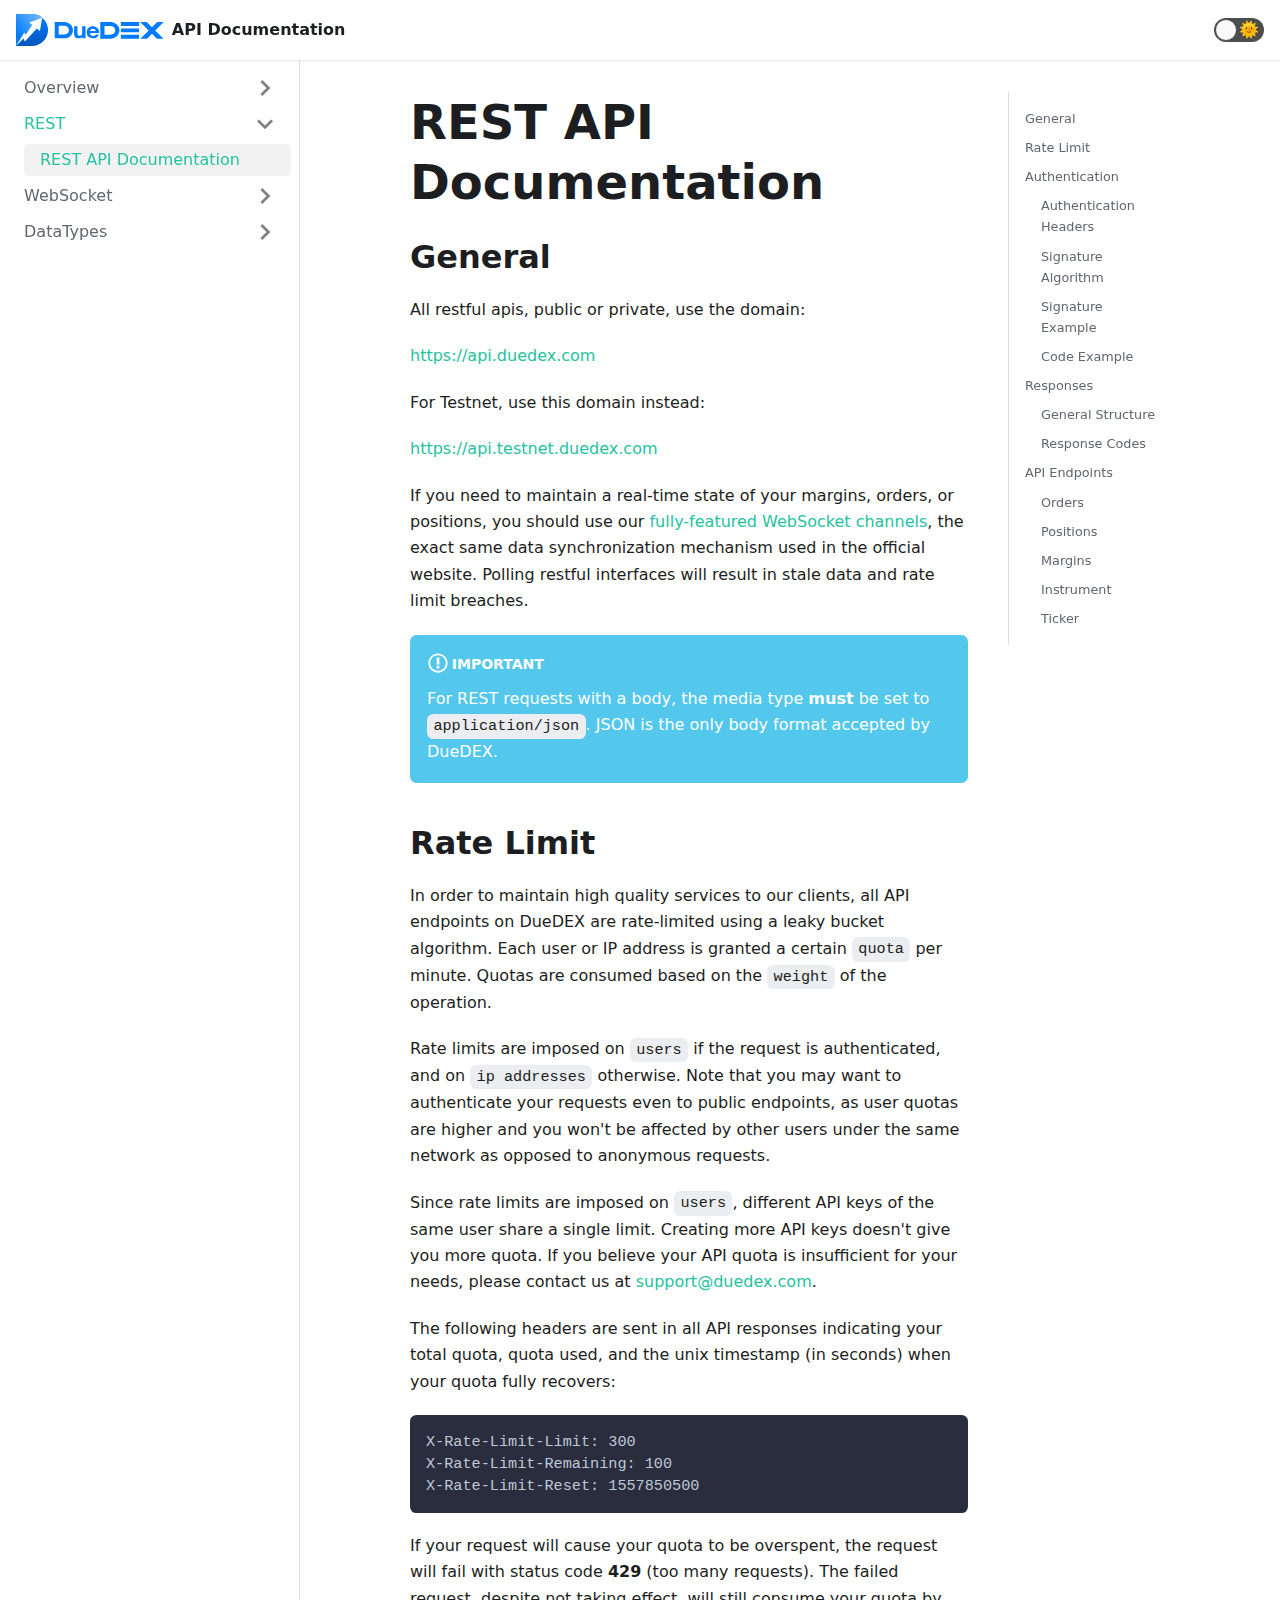
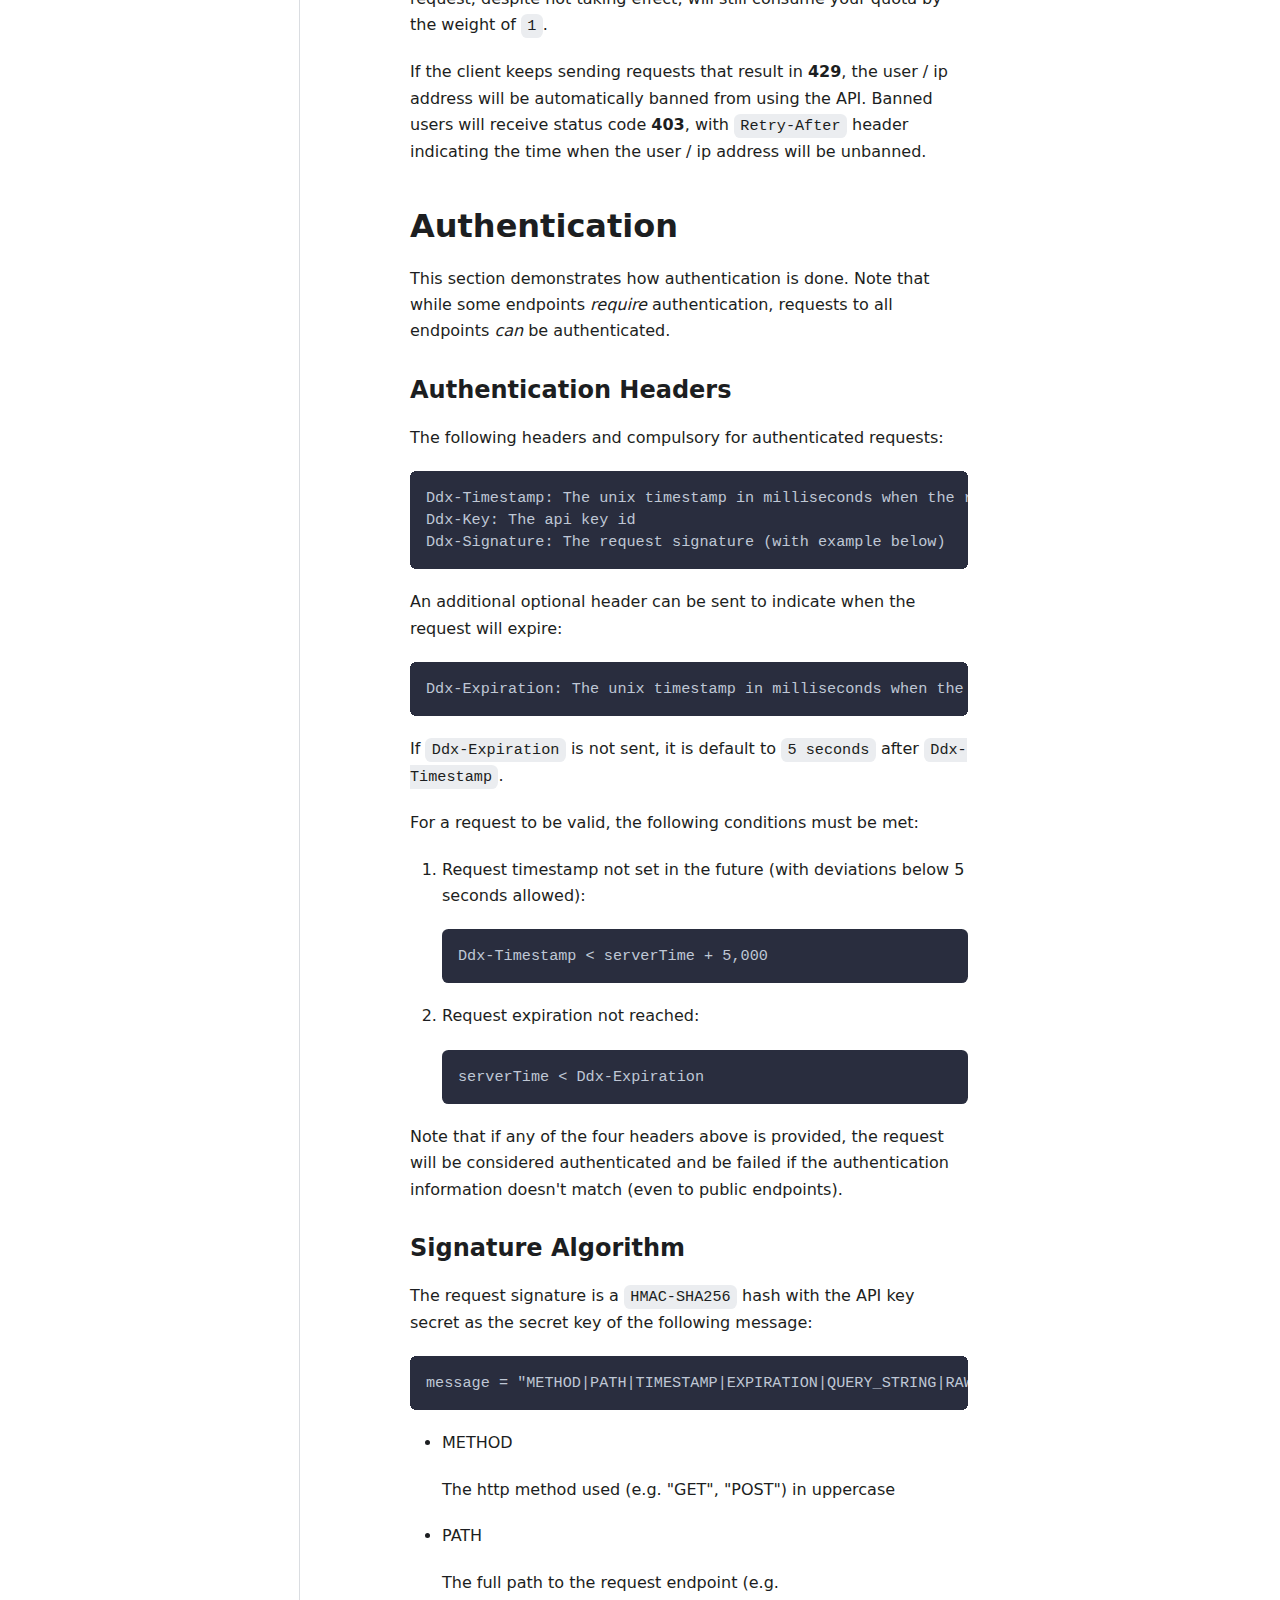
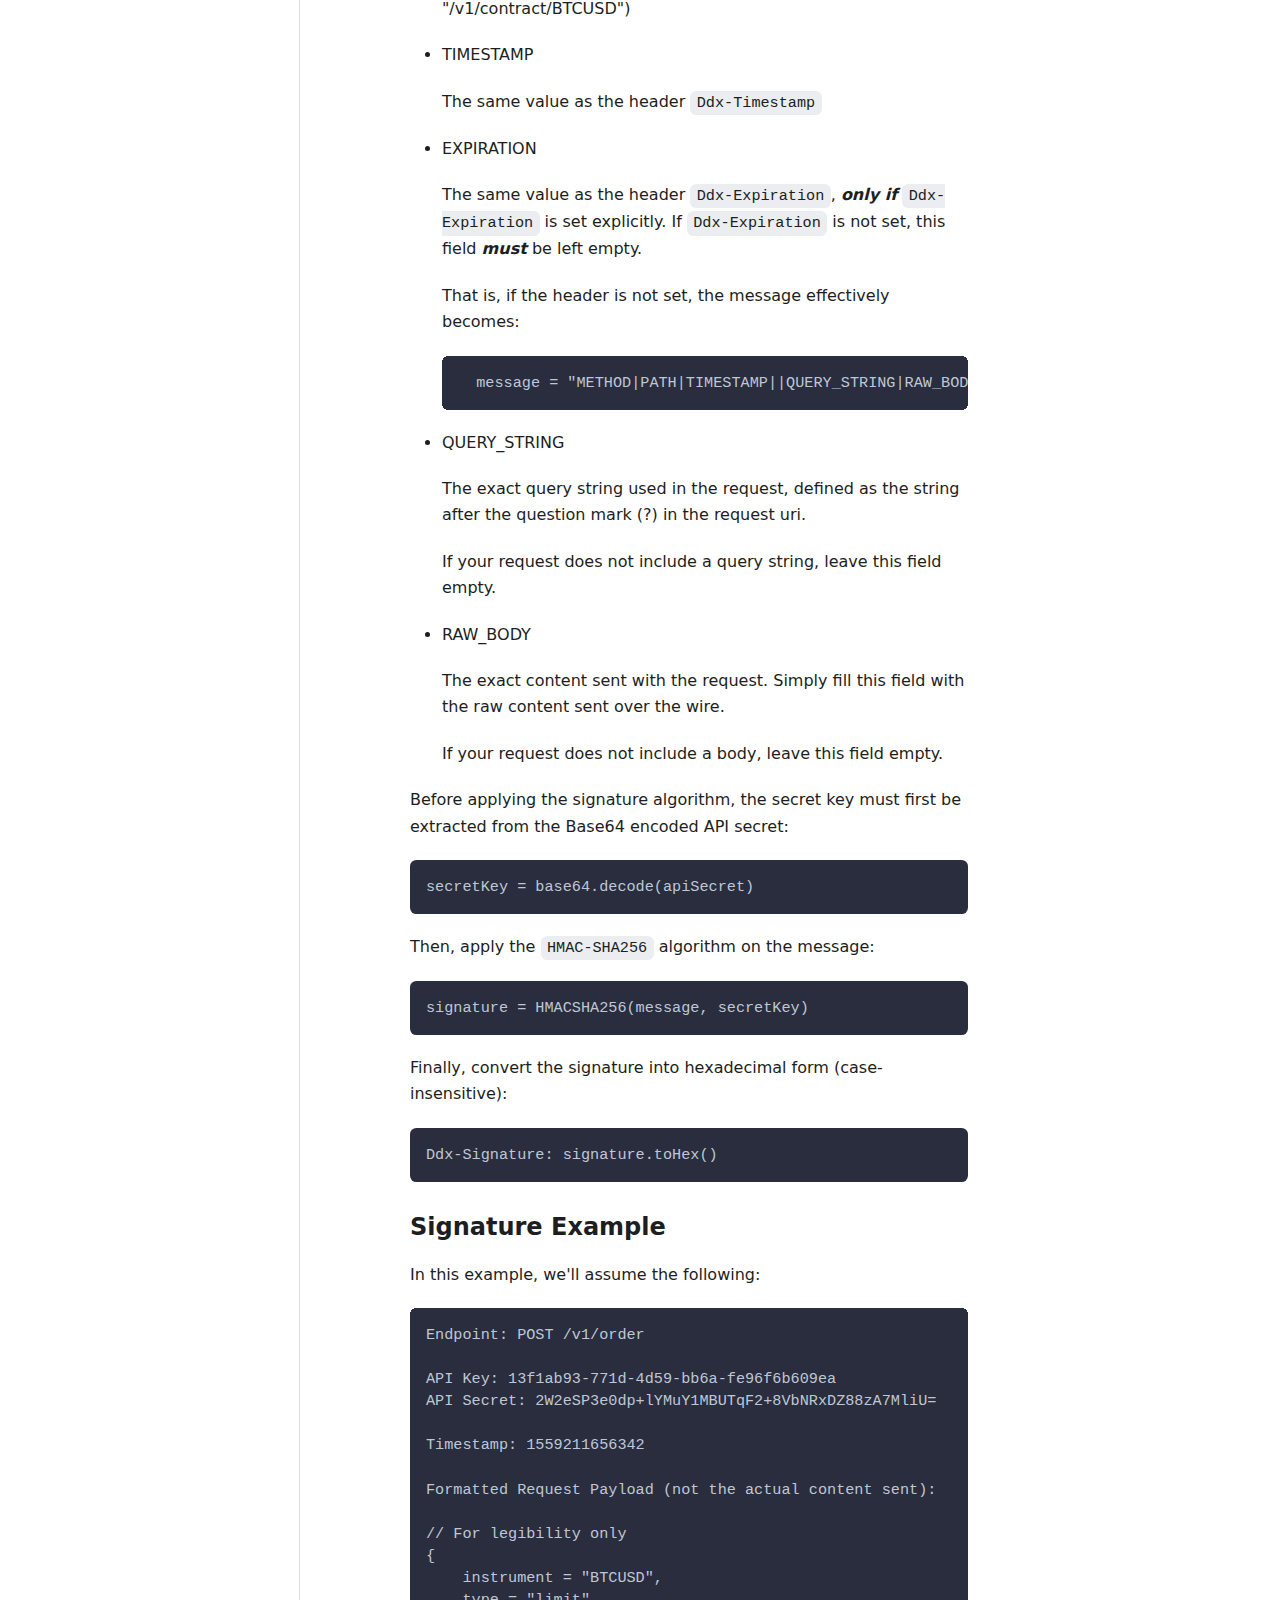
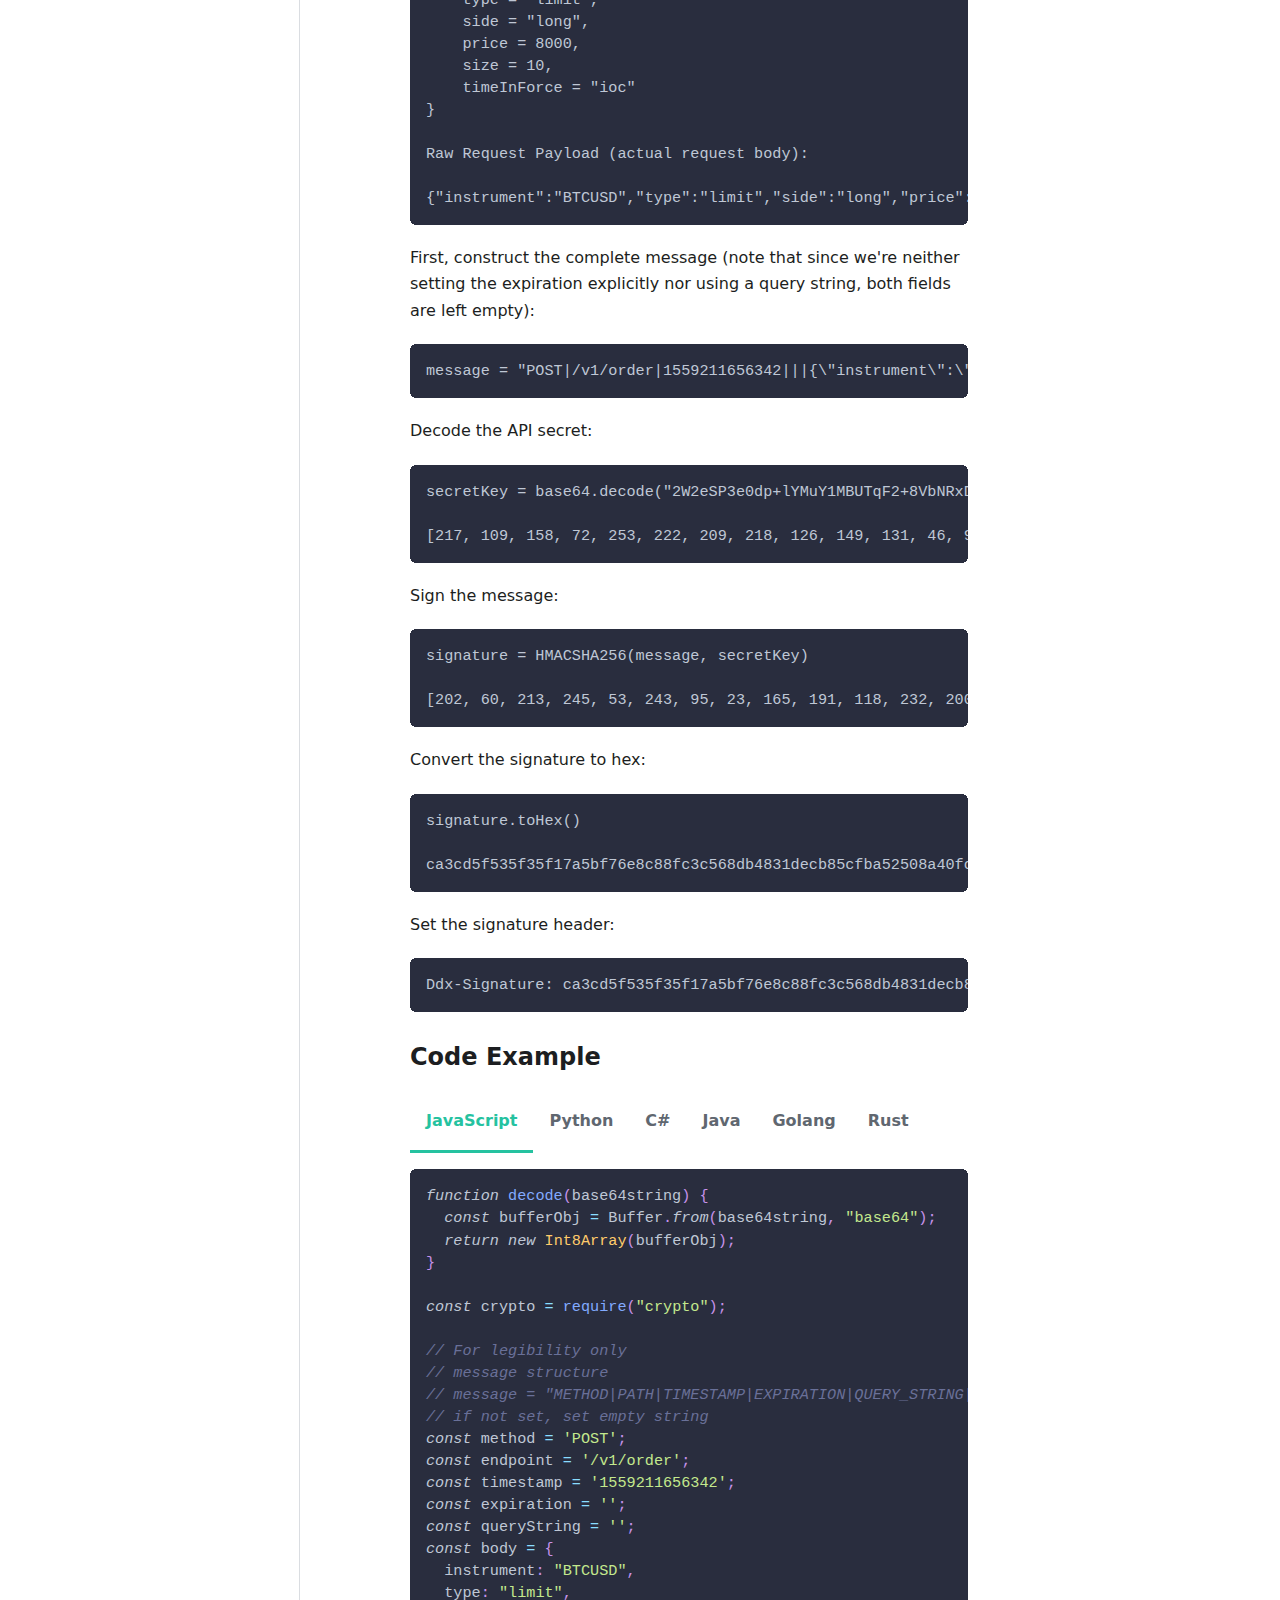
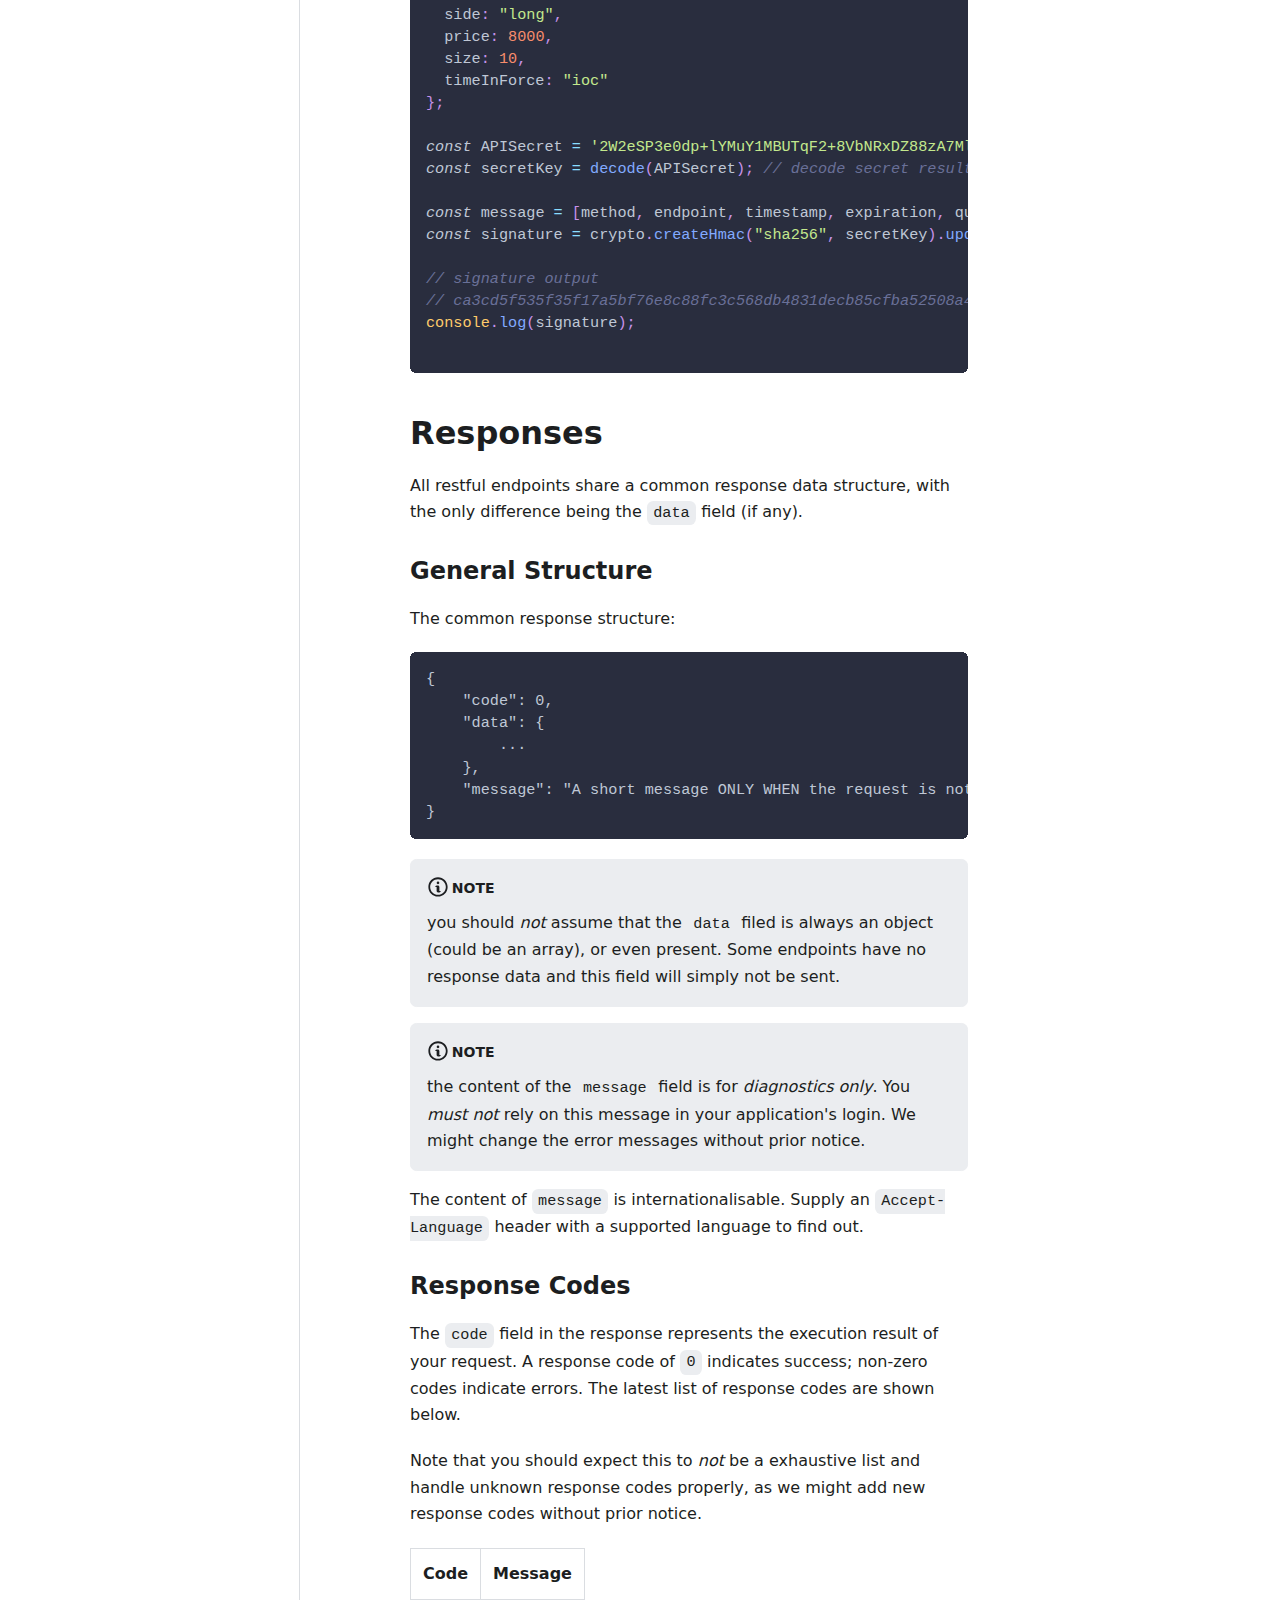
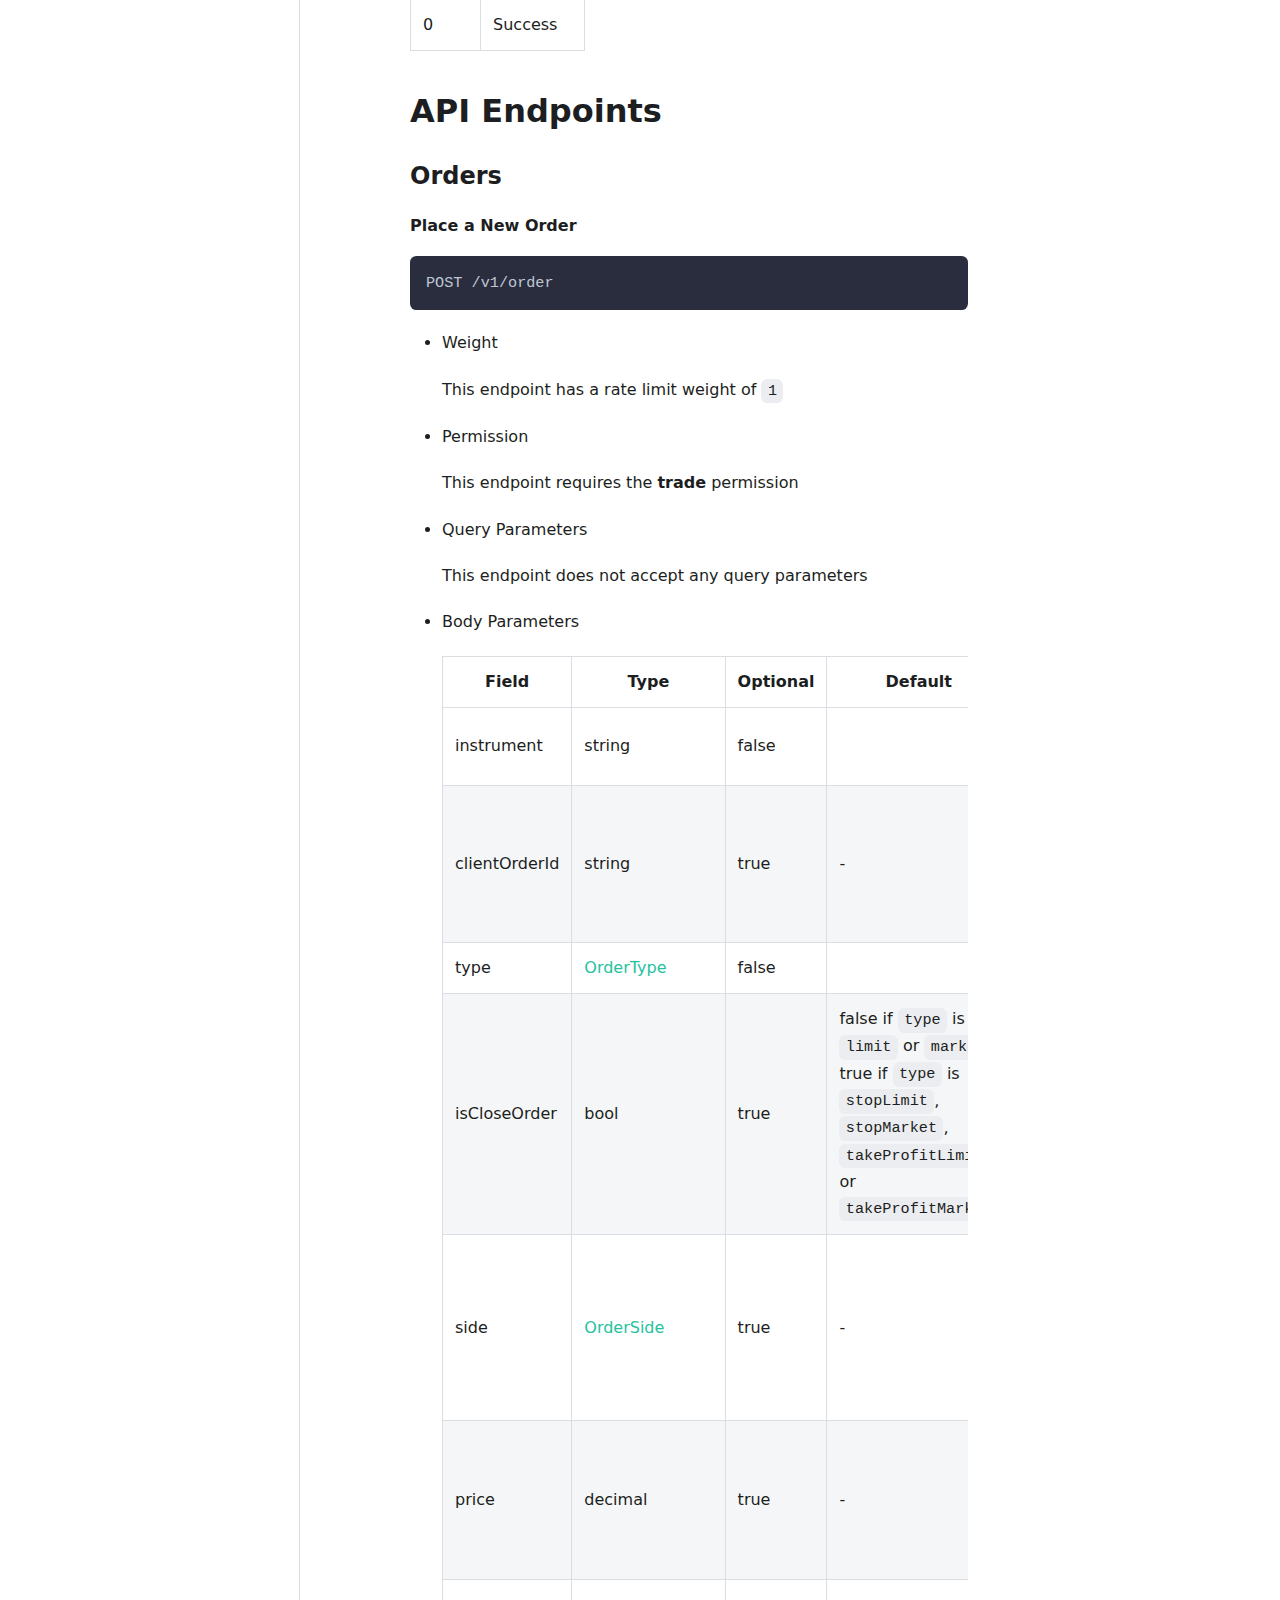
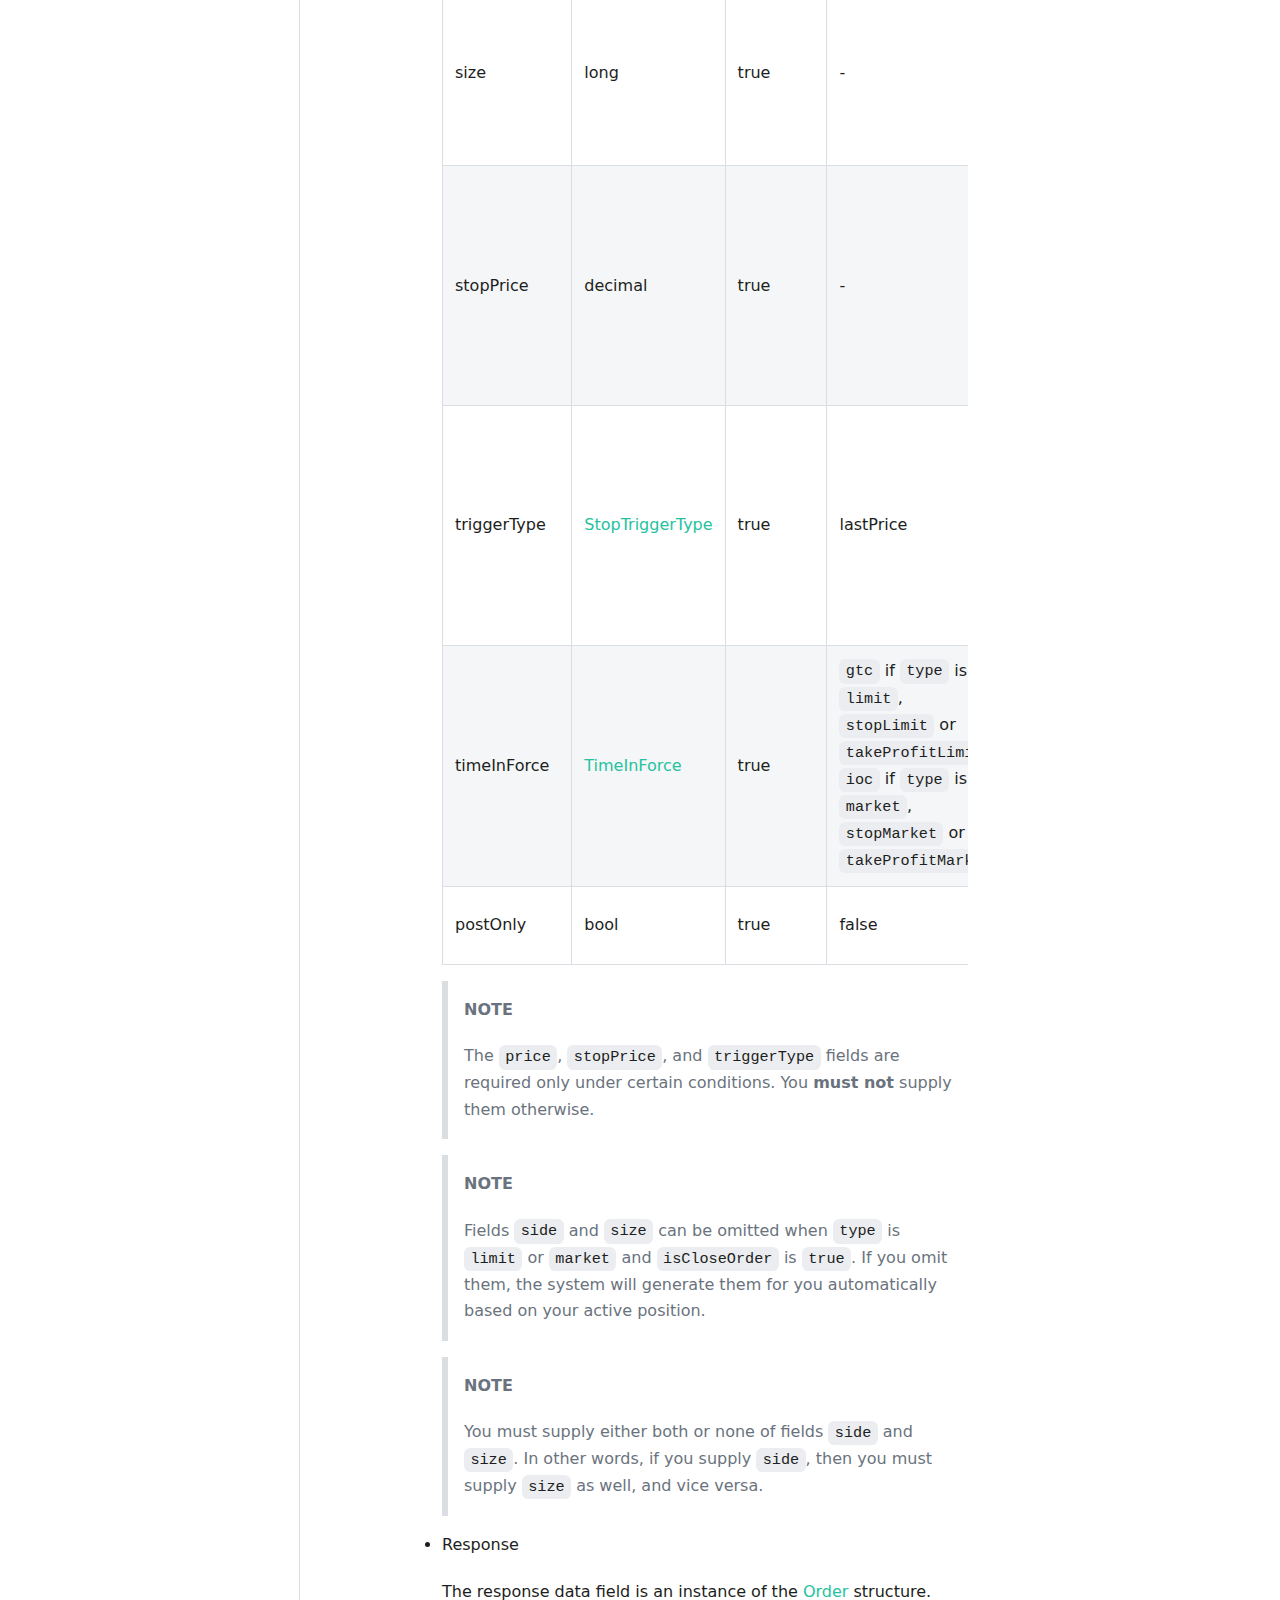
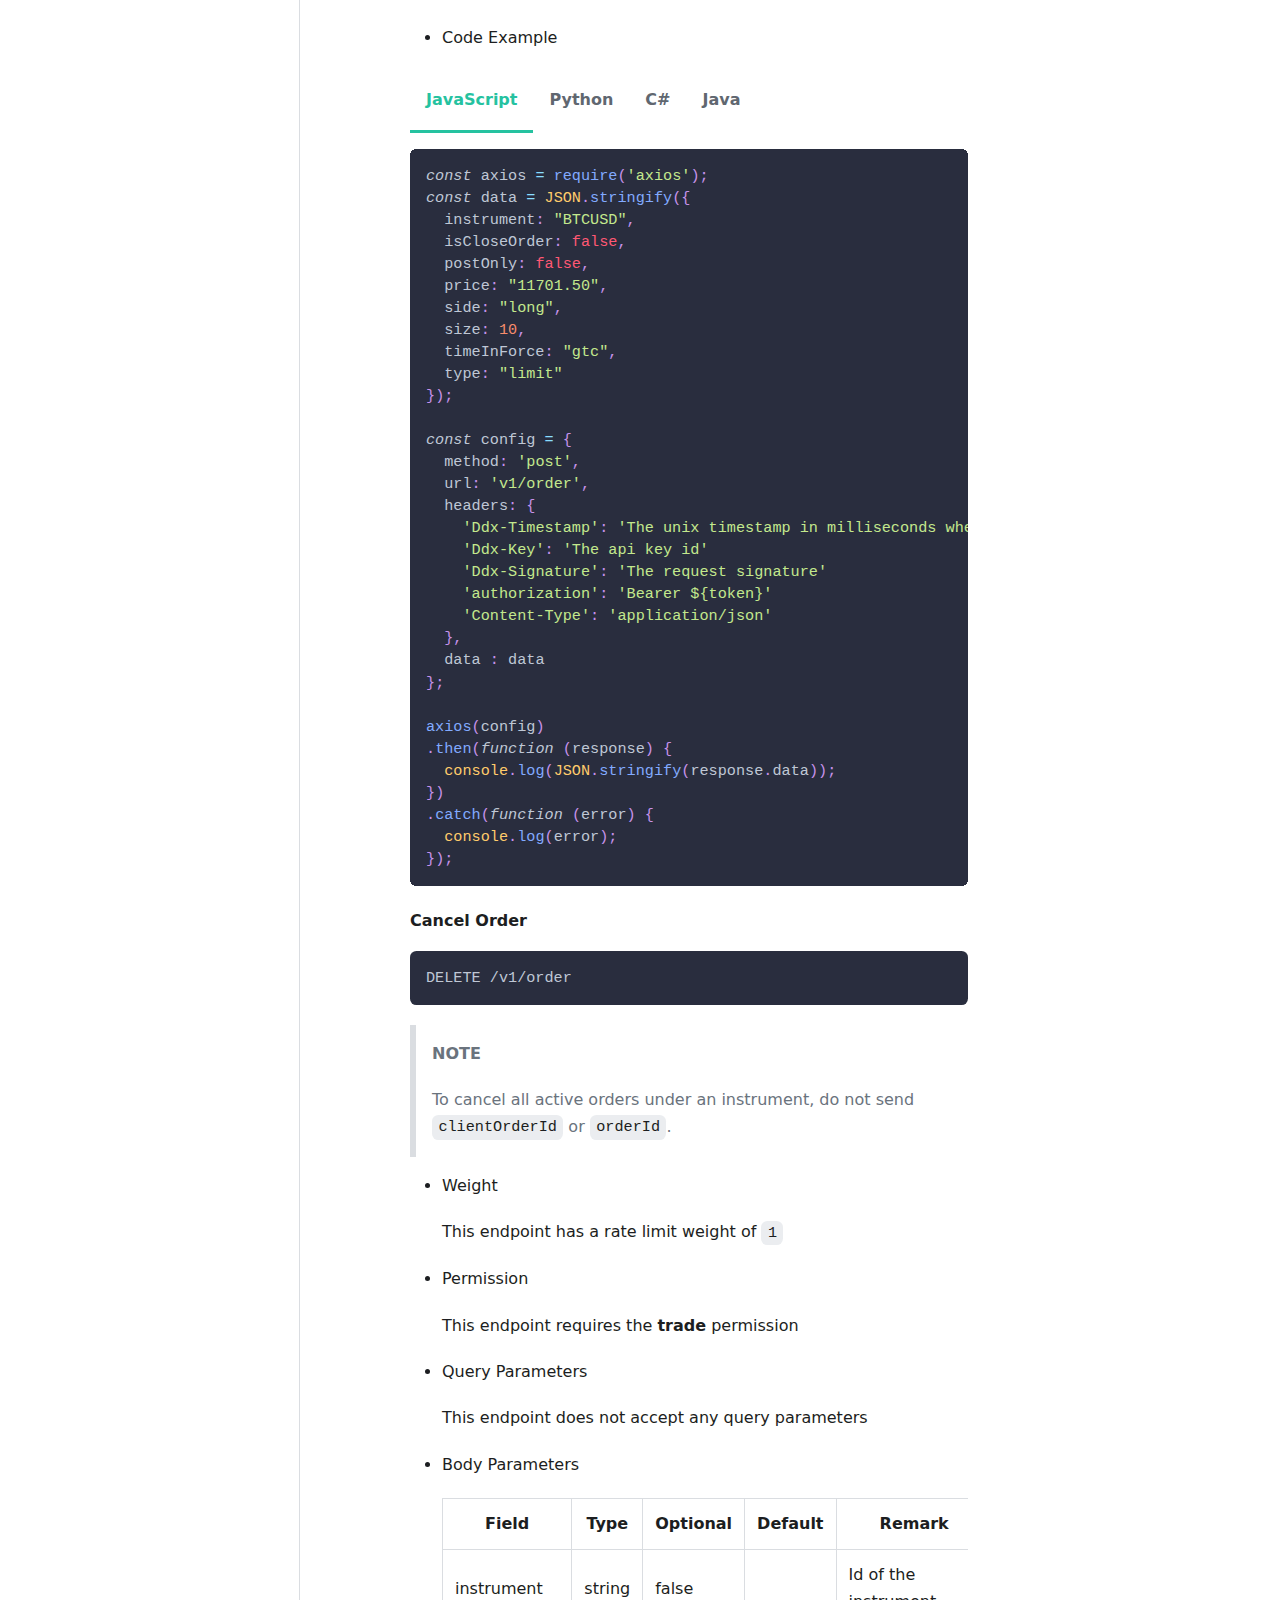
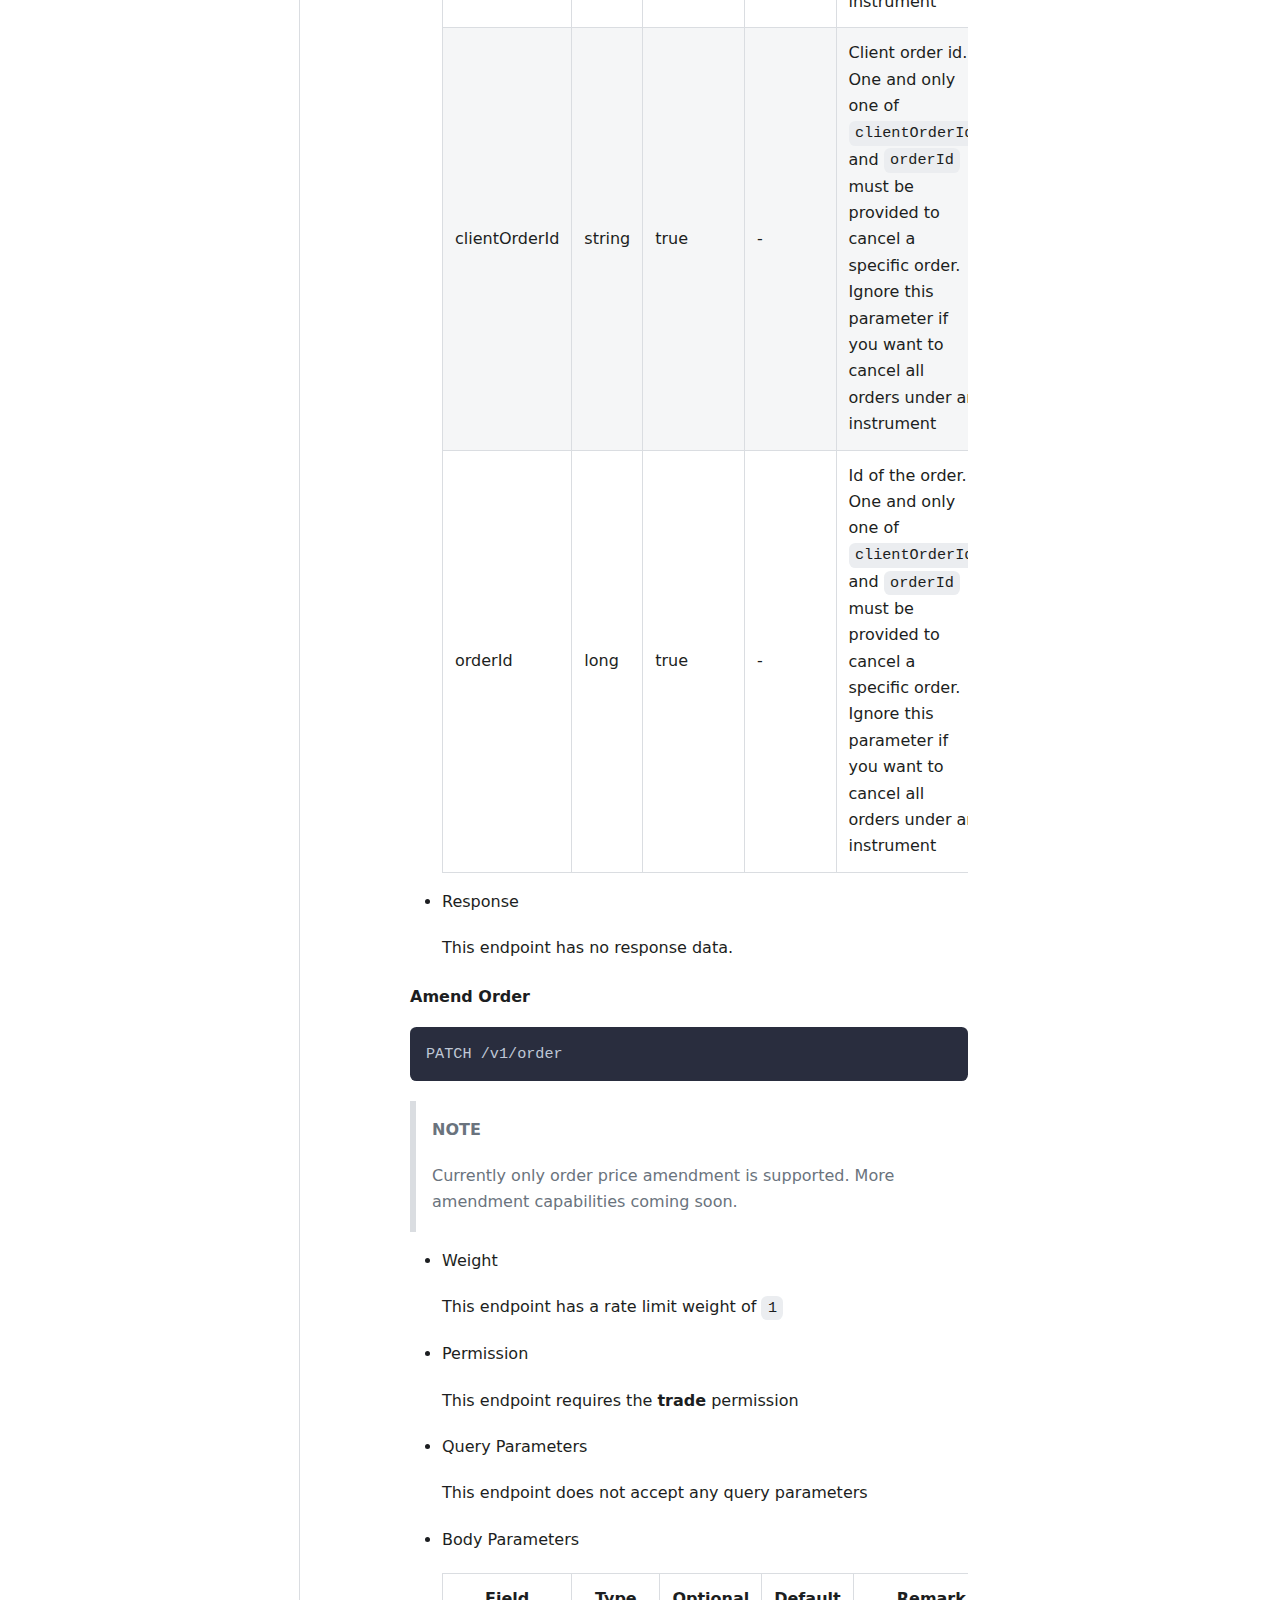
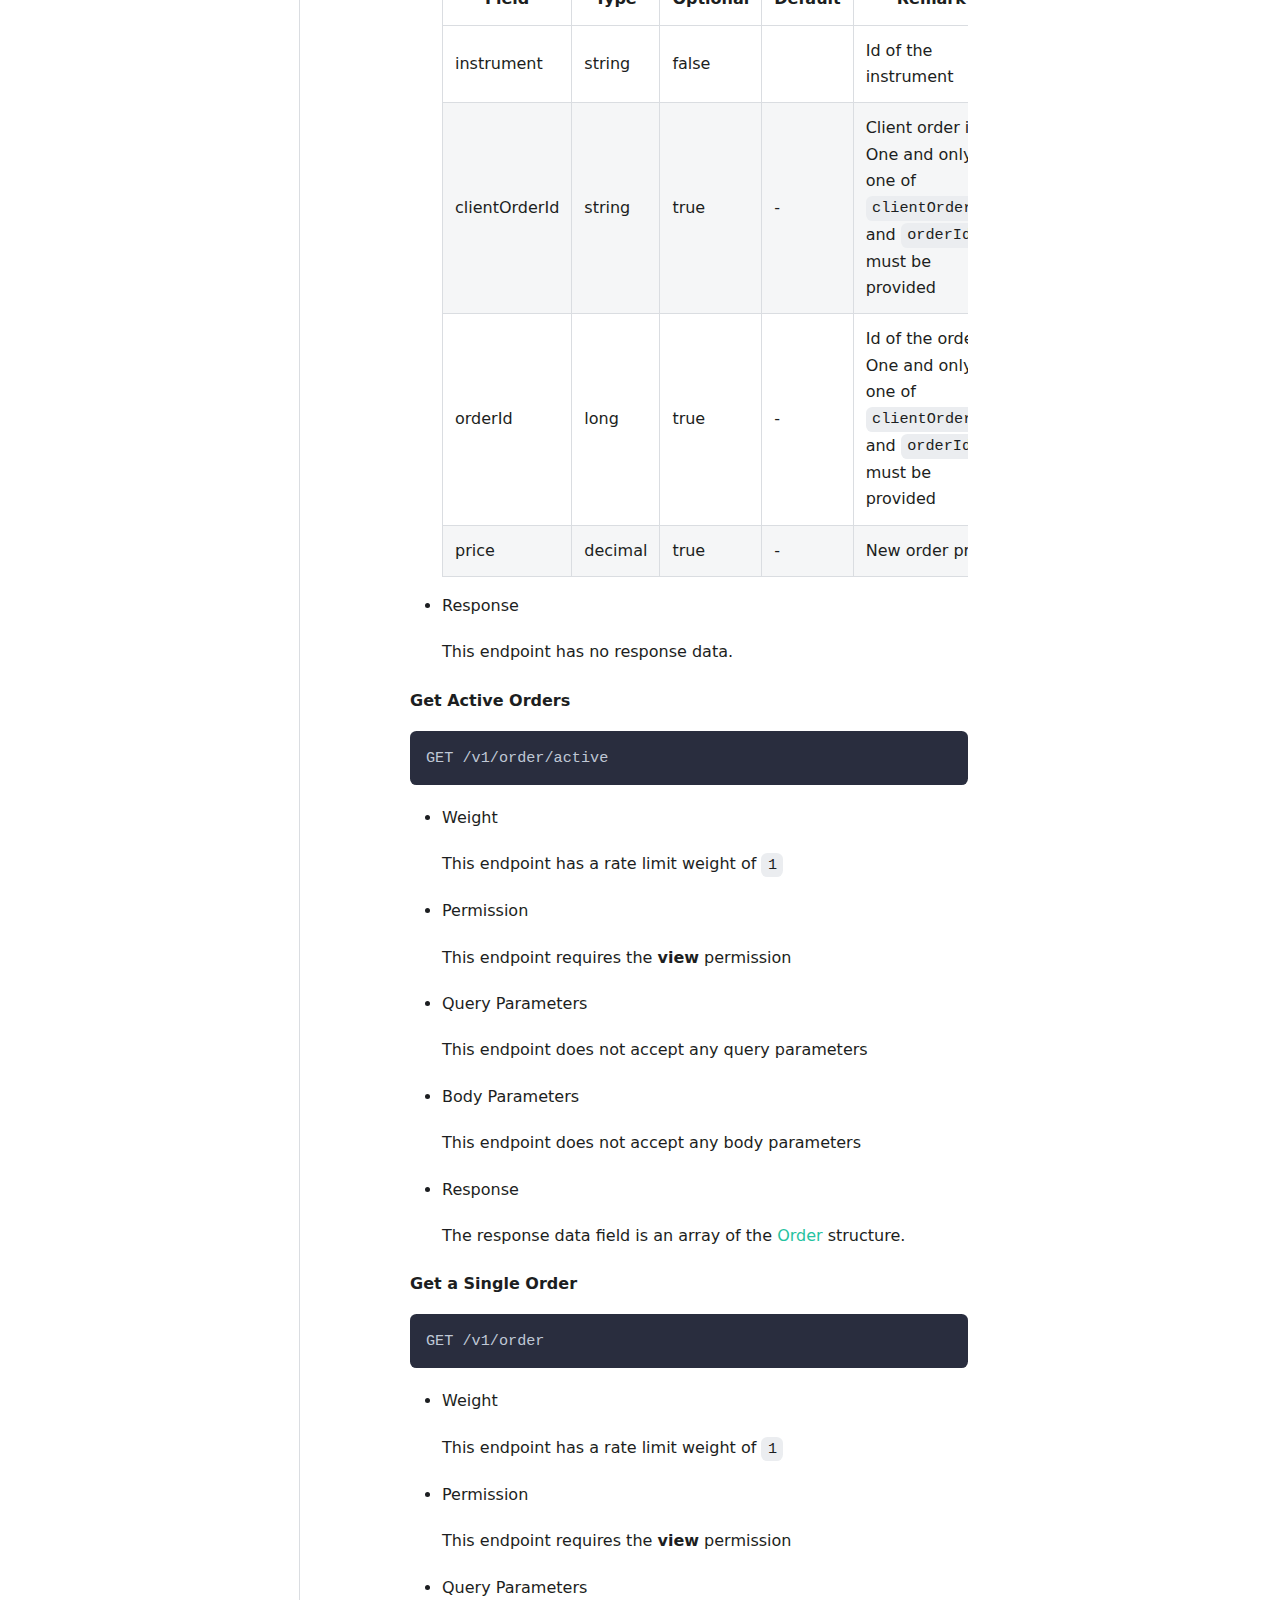
<file: rest/index.html>
<!doctype html>
<html lang="en">
<head>
<meta charset="UTF-8">
<meta name="viewport" content="width=device-width">
<meta name="generator" content="Docusaurus v2.0.0-alpha.61">
<title data-react-helmet="true">REST API Documentation | DueDEX API docs</title><meta data-react-helmet="true" name="twitter:card" content="summary_large_image"><meta data-react-helmet="true" property="og:title" content="REST API Documentation | DueDEX API docs"><meta data-react-helmet="true" name="description" content="General"><meta data-react-helmet="true" property="og:description" content="General"><meta data-react-helmet="true" property="og:url" content="https://your-docusaurus-test-site.com/rest"><link data-react-helmet="true" rel="shortcut icon" href="/img/favicon.ico"><link data-react-helmet="true" rel="canonical" href="https://your-docusaurus-test-site.com/rest"><link rel="stylesheet" href="/styles.3d8216dd.css">
<link rel="preload" href="/styles.f9c20742.js" as="script">
<link rel="preload" href="/runtime~main.3204687f.js" as="script">
<link rel="preload" href="/main.b65624a6.js" as="script">
<link rel="preload" href="/common.3cc865f0.js" as="script">
<link rel="preload" href="/2.8ea2a16d.js" as="script">
<link rel="preload" href="/11.414f277a.js" as="script">
<link rel="preload" href="/ec1ed54d.50e45ba1.js" as="script">
<link rel="preload" href="/17896441.5ec16f9d.js" as="script">
<link rel="preload" href="/c06b6751.27fe8d00.js" as="script">
</head>
<body>
<script>!function(){function e(e){document.documentElement.setAttribute("data-theme",e)}var t=function(){var e=null;try{e=localStorage.getItem("theme")}catch(e){}return e}();null!==t?e(t):window.matchMedia("(prefers-color-scheme: dark)").matches?e("dark"):window.matchMedia("(prefers-color-scheme: light)").matches?e("light"):e("dark")}()</script><div id="__docusaurus">
<nav class="navbar navbar--light navbar--fixed-top"><div class="navbar__inner"><div class="navbar__items"><a class="navbar__brand" href="/"><img class="navbar__logo" src="/img/logo.svg" alt="My Site Logo"><strong class="navbar__title">API Documentation</strong></a></div><div class="navbar__items navbar__items--right"><div class="react-toggle react-toggle--disabled displayOnlyInLargeViewport_2aTZ"><div class="react-toggle-track"><div class="react-toggle-track-check"><span class="toggle_BsTx">🌜</span></div><div class="react-toggle-track-x"><span class="toggle_BsTx">🌞</span></div></div><div class="react-toggle-thumb"></div><input type="checkbox" disabled="" aria-label="Dark mode toggle" class="react-toggle-screenreader-only"></div></div></div><div role="presentation" class="navbar-sidebar__backdrop"></div><div class="navbar-sidebar"><div class="navbar-sidebar__brand"><a class="navbar__brand" href="/"><img class="navbar__logo" src="/img/logo.svg" alt="My Site Logo"><strong class="navbar__title">API Documentation</strong></a></div><div class="navbar-sidebar__items"><div class="menu"><ul class="menu__list"></ul></div></div></div></nav><div class="main-wrapper"><div class="docPage_2gpo"><div class="docSidebarContainer_3_JD" role="complementary"><div class="sidebar_2urC"><div class="menu menu--responsive menu_5FrY"><button aria-label="Open Menu" aria-haspopup="true" class="button button--secondary button--sm menu__button" type="button"><svg aria-label="Menu" class="sidebarMenuIcon_Dm3K" xmlns="http://www.w3.org/2000/svg" height="24" width="24" viewBox="0 0 32 32" role="img" focusable="false"><title>Menu</title><path stroke="currentColor" stroke-linecap="round" stroke-miterlimit="10" stroke-width="2" d="M4 7h22M4 15h22M4 23h22"></path></svg></button><ul class="menu__list"><li class="menu__list-item menu__list-item--collapsed"><a class="menu__link menu__link--sublist" href="#!">Overview</a><ul class="menu__list"><li class="menu__list-item"><a class="menu__link" tabindex="-1" href="/">Overview</a></li></ul></li><li class="menu__list-item"><a class="menu__link menu__link--sublist menu__link--active" href="#!">REST</a><ul class="menu__list"><li class="menu__list-item"><a aria-current="page" class="menu__link menu__link--active active" tabindex="0" href="/rest">REST API Documentation</a></li></ul></li><li class="menu__list-item menu__list-item--collapsed"><a class="menu__link menu__link--sublist" href="#!">WebSocket</a><ul class="menu__list"><li class="menu__list-item"><a class="menu__link" tabindex="-1" href="/websocket">Websocket API</a></li></ul></li><li class="menu__list-item menu__list-item--collapsed"><a class="menu__link menu__link--sublist" href="#!">DataTypes</a><ul class="menu__list"><li class="menu__list-item"><a class="menu__link" tabindex="-1" href="/dataTypes">Data Types</a></li></ul></li></ul></div></div></div><main class="docMainContainer_3EyW"><div class="container padding-vert--lg docItemWrapper_1EkI"><div class="row"><div class="col docItemCol_2ASc"><div class="docItemContainer_3QWW"><article><header><h1 class="docTitle_1Lrw">REST API Documentation</h1></header><div class="markdown"><h2><a aria-hidden="true" tabindex="-1" class="anchor enhancedAnchor_2cZh" id="general"></a>General<a aria-hidden="true" tabindex="-1" class="hash-link" href="#general" title="Direct link to heading">#</a></h2><p>All restful apis, public or private, use the domain:</p><p><a href="https://api.duedex.com" target="_blank" rel="noopener noreferrer">https://api.duedex.com</a></p><p>For Testnet, use this domain instead:</p><p><a href="https://api.testnet.duedex.com" target="_blank" rel="noopener noreferrer">https://api.testnet.duedex.com</a></p><p>If you need to maintain a real-time state of your margins, orders, or positions, you should use our <a href="/websocket">fully-featured WebSocket channels</a>, the exact same data synchronization mechanism used in the official website. Polling restful interfaces will result in stale data and rate limit breaches.</p><div class="admonition admonition-important alert alert--info"><div class="admonition-heading"><h5><span class="admonition-icon"><svg xmlns="http://www.w3.org/2000/svg" width="14" height="16" viewBox="0 0 14 16"><path fill-rule="evenodd" d="M7 2.3c3.14 0 5.7 2.56 5.7 5.7s-2.56 5.7-5.7 5.7A5.71 5.71 0 0 1 1.3 8c0-3.14 2.56-5.7 5.7-5.7zM7 1C3.14 1 0 4.14 0 8s3.14 7 7 7 7-3.14 7-7-3.14-7-7-7zm1 3H6v5h2V4zm0 6H6v2h2v-2z"></path></svg></span>important</h5></div><div class="admonition-content"><p>For REST requests with a body, the media type <strong>must</strong> be set to <code>application/json</code>. JSON is the only body format accepted by DueDEX.</p></div></div><h2><a aria-hidden="true" tabindex="-1" class="anchor enhancedAnchor_2cZh" id="rate-limit"></a>Rate Limit<a aria-hidden="true" tabindex="-1" class="hash-link" href="#rate-limit" title="Direct link to heading">#</a></h2><p>In order to maintain high quality services to our clients, all API endpoints on DueDEX are rate-limited using a leaky bucket algorithm. Each user or IP address is granted a certain <code>quota</code> per minute. Quotas are consumed based on the <code>weight</code> of the operation.</p><p>Rate limits are imposed on <code>users</code> if the request is authenticated, and on <code>ip addresses</code> otherwise. Note that you may want to authenticate your requests even to public endpoints, as user quotas are higher and you won&#x27;t be affected by other users under the same network as opposed to anonymous requests.</p><p>Since rate limits are imposed on <code>users</code>, different API keys of the same user share a single limit. Creating more API keys doesn&#x27;t give you more quota. If you believe your API quota is insufficient for your needs, please contact us at <a href="mailto:support@duedex.com" target="_blank" rel="noopener noreferrer">support@duedex.com</a>.</p><p>The following headers are sent in all API responses indicating your total quota, quota used, and the unix timestamp (in seconds) when your quota fully recovers:</p><div class="mdxCodeBlock_1XEh"><div class="codeBlockContent_1u-d"><button type="button" aria-label="Copy code to clipboard" class="copyButton_10dd">Copy</button><div tabindex="0" class="prism-code language-undefined codeBlock_3iAC"><div class="codeBlockLines_b7E3" style="color:#bfc7d5;background-color:#292d3e"><div class="token-line" style="color:#bfc7d5"><span class="token plain">X-Rate-Limit-Limit: 300</span></div><div class="token-line" style="color:#bfc7d5"><span class="token plain">X-Rate-Limit-Remaining: 100</span></div><div class="token-line" style="color:#bfc7d5"><span class="token plain">X-Rate-Limit-Reset: 1557850500</span></div></div></div></div></div><p>If your request will cause your quota to be overspent, the request will fail with status code <strong>429</strong> (too many requests). The failed request, despite not taking effect, will still consume your quota by the weight of <code>1</code>.</p><p>If the client keeps sending requests that result in <strong>429</strong>, the user / ip address will be automatically banned from using the API. Banned users will receive status code <strong>403</strong>, with <code>Retry-After</code> header indicating the time when the user / ip address will be unbanned.</p><h2><a aria-hidden="true" tabindex="-1" class="anchor enhancedAnchor_2cZh" id="authentication"></a>Authentication<a aria-hidden="true" tabindex="-1" class="hash-link" href="#authentication" title="Direct link to heading">#</a></h2><p>This section demonstrates how authentication is done. Note that while some endpoints <em>require</em> authentication, requests to all endpoints <em>can</em> be authenticated.</p><h3><a aria-hidden="true" tabindex="-1" class="anchor enhancedAnchor_2cZh" id="authentication-headers"></a>Authentication Headers<a aria-hidden="true" tabindex="-1" class="hash-link" href="#authentication-headers" title="Direct link to heading">#</a></h3><p>The following headers and compulsory for authenticated requests:</p><div class="mdxCodeBlock_1XEh"><div class="codeBlockContent_1u-d"><button type="button" aria-label="Copy code to clipboard" class="copyButton_10dd">Copy</button><div tabindex="0" class="prism-code language-undefined codeBlock_3iAC"><div class="codeBlockLines_b7E3" style="color:#bfc7d5;background-color:#292d3e"><div class="token-line" style="color:#bfc7d5"><span class="token plain">Ddx-Timestamp: The unix timestamp in milliseconds when the request is created</span></div><div class="token-line" style="color:#bfc7d5"><span class="token plain">Ddx-Key: The api key id</span></div><div class="token-line" style="color:#bfc7d5"><span class="token plain">Ddx-Signature: The request signature (with example below)</span></div></div></div></div></div><p>An additional optional header can be sent to indicate when the request will expire:</p><div class="mdxCodeBlock_1XEh"><div class="codeBlockContent_1u-d"><button type="button" aria-label="Copy code to clipboard" class="copyButton_10dd">Copy</button><div tabindex="0" class="prism-code language-undefined codeBlock_3iAC"><div class="codeBlockLines_b7E3" style="color:#bfc7d5;background-color:#292d3e"><div class="token-line" style="color:#bfc7d5"><span class="token plain">Ddx-Expiration: The unix timestamp in milliseconds when the request expires</span></div></div></div></div></div><p>If <code>Ddx-Expiration</code> is not sent, it is default to <code>5 seconds</code> after <code>Ddx-Timestamp</code>.</p><p>For a request to be valid, the following conditions must be met:</p><ol><li><p>Request timestamp not set in the future (with deviations below 5 seconds allowed):</p><div class="mdxCodeBlock_1XEh"><div class="codeBlockContent_1u-d"><button type="button" aria-label="Copy code to clipboard" class="copyButton_10dd">Copy</button><div tabindex="0" class="prism-code language-undefined codeBlock_3iAC"><div class="codeBlockLines_b7E3" style="color:#bfc7d5;background-color:#292d3e"><div class="token-line" style="color:#bfc7d5"><span class="token plain">Ddx-Timestamp &lt; serverTime + 5,000</span></div></div></div></div></div></li><li><p>Request expiration not reached:</p><div class="mdxCodeBlock_1XEh"><div class="codeBlockContent_1u-d"><button type="button" aria-label="Copy code to clipboard" class="copyButton_10dd">Copy</button><div tabindex="0" class="prism-code language-undefined codeBlock_3iAC"><div class="codeBlockLines_b7E3" style="color:#bfc7d5;background-color:#292d3e"><div class="token-line" style="color:#bfc7d5"><span class="token plain">serverTime &lt; Ddx-Expiration</span></div></div></div></div></div></li></ol><p>Note that if any of the four headers above is provided, the request will be considered authenticated and be failed if the authentication information doesn&#x27;t match (even to public endpoints).</p><h3><a aria-hidden="true" tabindex="-1" class="anchor enhancedAnchor_2cZh" id="signature-algorithm"></a>Signature Algorithm<a aria-hidden="true" tabindex="-1" class="hash-link" href="#signature-algorithm" title="Direct link to heading">#</a></h3><p>The request signature is a <code>HMAC-SHA256</code> hash with the API key secret as the secret key of the following message:</p><div class="mdxCodeBlock_1XEh"><div class="codeBlockContent_1u-d"><button type="button" aria-label="Copy code to clipboard" class="copyButton_10dd">Copy</button><div tabindex="0" class="prism-code language-undefined codeBlock_3iAC"><div class="codeBlockLines_b7E3" style="color:#bfc7d5;background-color:#292d3e"><div class="token-line" style="color:#bfc7d5"><span class="token plain">message = &quot;METHOD|PATH|TIMESTAMP|EXPIRATION|QUERY_STRING|RAW_BODY&quot;</span></div></div></div></div></div><ul><li><p>METHOD</p><p>  The http method used (e.g. &quot;GET&quot;, &quot;POST&quot;) in uppercase</p></li><li><p>PATH</p><p>  The full path to the request endpoint (e.g. &quot;/v1/contract/BTCUSD&quot;)</p></li><li><p>TIMESTAMP</p><p>  The same value as the header <code>Ddx-Timestamp</code></p></li><li><p>EXPIRATION</p><p>  The same value as the header <code>Ddx-Expiration</code>, <strong><em>only if</em></strong> <code>Ddx-Expiration</code> is set explicitly. If <code>Ddx-Expiration</code> is not set, this field <strong><em>must</em></strong> be left empty.</p><p>  That is, if the header is not set, the message effectively becomes:</p><div class="mdxCodeBlock_1XEh"><div class="codeBlockContent_1u-d"><button type="button" aria-label="Copy code to clipboard" class="copyButton_10dd">Copy</button><div tabindex="0" class="prism-code language-undefined codeBlock_3iAC"><div class="codeBlockLines_b7E3" style="color:#bfc7d5;background-color:#292d3e"><div class="token-line" style="color:#bfc7d5"><span class="token plain">  message = &quot;METHOD|PATH|TIMESTAMP||QUERY_STRING|RAW_BODY&quot;</span></div></div></div></div></div></li><li><p>QUERY_STRING</p><p>  The exact query string used in the request, defined as the string after the question mark (?) in the request uri.</p><p>  If your request does not include a query string, leave this field empty.</p></li><li><p>RAW_BODY</p><p>  The exact content sent with the request. Simply fill this field with the raw content sent over the wire.</p><p>  If your request does not include a body, leave this field empty.</p></li></ul><p>Before applying the signature algorithm, the secret key must first be extracted from the Base64 encoded API secret:</p><div class="mdxCodeBlock_1XEh"><div class="codeBlockContent_1u-d"><button type="button" aria-label="Copy code to clipboard" class="copyButton_10dd">Copy</button><div tabindex="0" class="prism-code language-undefined codeBlock_3iAC"><div class="codeBlockLines_b7E3" style="color:#bfc7d5;background-color:#292d3e"><div class="token-line" style="color:#bfc7d5"><span class="token plain">secretKey = base64.decode(apiSecret)</span></div></div></div></div></div><p>Then, apply the <code>HMAC-SHA256</code> algorithm on the message:</p><div class="mdxCodeBlock_1XEh"><div class="codeBlockContent_1u-d"><button type="button" aria-label="Copy code to clipboard" class="copyButton_10dd">Copy</button><div tabindex="0" class="prism-code language-undefined codeBlock_3iAC"><div class="codeBlockLines_b7E3" style="color:#bfc7d5;background-color:#292d3e"><div class="token-line" style="color:#bfc7d5"><span class="token plain">signature = HMACSHA256(message, secretKey)</span></div></div></div></div></div><p>Finally, convert the signature into hexadecimal form (case-insensitive):</p><div class="mdxCodeBlock_1XEh"><div class="codeBlockContent_1u-d"><button type="button" aria-label="Copy code to clipboard" class="copyButton_10dd">Copy</button><div tabindex="0" class="prism-code language-undefined codeBlock_3iAC"><div class="codeBlockLines_b7E3" style="color:#bfc7d5;background-color:#292d3e"><div class="token-line" style="color:#bfc7d5"><span class="token plain">Ddx-Signature: signature.toHex()</span></div></div></div></div></div><h3><a aria-hidden="true" tabindex="-1" class="anchor enhancedAnchor_2cZh" id="signature-example"></a>Signature Example<a aria-hidden="true" tabindex="-1" class="hash-link" href="#signature-example" title="Direct link to heading">#</a></h3><p>In this example, we&#x27;ll assume the following:</p><div class="mdxCodeBlock_1XEh"><div class="codeBlockContent_1u-d"><button type="button" aria-label="Copy code to clipboard" class="copyButton_10dd">Copy</button><div tabindex="0" class="prism-code language-undefined codeBlock_3iAC"><div class="codeBlockLines_b7E3" style="color:#bfc7d5;background-color:#292d3e"><div class="token-line" style="color:#bfc7d5"><span class="token plain">Endpoint: POST /v1/order</span></div><div class="token-line" style="color:#bfc7d5"><span class="token plain" style="display:inline-block">
</span></div><div class="token-line" style="color:#bfc7d5"><span class="token plain">API Key: 13f1ab93-771d-4d59-bb6a-fe96f6b609ea</span></div><div class="token-line" style="color:#bfc7d5"><span class="token plain">API Secret: 2W2eSP3e0dp+lYMuY1MBUTqF2+8VbNRxDZ88zA7MliU=</span></div><div class="token-line" style="color:#bfc7d5"><span class="token plain" style="display:inline-block">
</span></div><div class="token-line" style="color:#bfc7d5"><span class="token plain">Timestamp: 1559211656342</span></div><div class="token-line" style="color:#bfc7d5"><span class="token plain" style="display:inline-block">
</span></div><div class="token-line" style="color:#bfc7d5"><span class="token plain">Formatted Request Payload (not the actual content sent):</span></div><div class="token-line" style="color:#bfc7d5"><span class="token plain" style="display:inline-block">
</span></div><div class="token-line" style="color:#bfc7d5"><span class="token plain">// For legibility only</span></div><div class="token-line" style="color:#bfc7d5"><span class="token plain">{</span></div><div class="token-line" style="color:#bfc7d5"><span class="token plain">    instrument = &quot;BTCUSD&quot;,</span></div><div class="token-line" style="color:#bfc7d5"><span class="token plain">    type = &quot;limit&quot;,</span></div><div class="token-line" style="color:#bfc7d5"><span class="token plain">    side = &quot;long&quot;,</span></div><div class="token-line" style="color:#bfc7d5"><span class="token plain">    price = 8000,</span></div><div class="token-line" style="color:#bfc7d5"><span class="token plain">    size = 10,</span></div><div class="token-line" style="color:#bfc7d5"><span class="token plain">    timeInForce = &quot;ioc&quot;</span></div><div class="token-line" style="color:#bfc7d5"><span class="token plain">}</span></div><div class="token-line" style="color:#bfc7d5"><span class="token plain" style="display:inline-block">
</span></div><div class="token-line" style="color:#bfc7d5"><span class="token plain">Raw Request Payload (actual request body):</span></div><div class="token-line" style="color:#bfc7d5"><span class="token plain" style="display:inline-block">
</span></div><div class="token-line" style="color:#bfc7d5"><span class="token plain">{&quot;instrument&quot;:&quot;BTCUSD&quot;,&quot;type&quot;:&quot;limit&quot;,&quot;side&quot;:&quot;long&quot;,&quot;price&quot;:8000,&quot;size&quot;:10,&quot;timeInForce&quot;:&quot;ioc&quot;}</span></div></div></div></div></div><p>First, construct the complete message (note that since we&#x27;re neither setting the expiration explicitly nor using a query string, both fields are left empty):</p><div class="mdxCodeBlock_1XEh"><div class="codeBlockContent_1u-d"><button type="button" aria-label="Copy code to clipboard" class="copyButton_10dd">Copy</button><div tabindex="0" class="prism-code language-undefined codeBlock_3iAC"><div class="codeBlockLines_b7E3" style="color:#bfc7d5;background-color:#292d3e"><div class="token-line" style="color:#bfc7d5"><span class="token plain">message = &quot;POST|/v1/order|1559211656342|||{\&quot;instrument\&quot;:\&quot;BTCUSD\&quot;,\&quot;type\&quot;:\&quot;limit\&quot;,\&quot;side\&quot;:\&quot;long\&quot;,\&quot;price\&quot;:8000,\&quot;size\&quot;:10,\&quot;timeInForce\&quot;:\&quot;ioc\&quot;}&quot;</span></div></div></div></div></div><p>Decode the API secret:</p><div class="mdxCodeBlock_1XEh"><div class="codeBlockContent_1u-d"><button type="button" aria-label="Copy code to clipboard" class="copyButton_10dd">Copy</button><div tabindex="0" class="prism-code language-undefined codeBlock_3iAC"><div class="codeBlockLines_b7E3" style="color:#bfc7d5;background-color:#292d3e"><div class="token-line" style="color:#bfc7d5"><span class="token plain">secretKey = base64.decode(&quot;2W2eSP3e0dp+lYMuY1MBUTqF2+8VbNRxDZ88zA7MliU=&quot;)</span></div><div class="token-line" style="color:#bfc7d5"><span class="token plain" style="display:inline-block">
</span></div><div class="token-line" style="color:#bfc7d5"><span class="token plain">[217, 109, 158, 72, 253, 222, 209, 218, 126, 149, 131, 46, 99, 83, 1, 81, 58, 133, 219, 239, 21, 108, 212, 113, 13, 159, 60, 204, 14, 204, 150, 37]</span></div></div></div></div></div><p>Sign the message:</p><div class="mdxCodeBlock_1XEh"><div class="codeBlockContent_1u-d"><button type="button" aria-label="Copy code to clipboard" class="copyButton_10dd">Copy</button><div tabindex="0" class="prism-code language-undefined codeBlock_3iAC"><div class="codeBlockLines_b7E3" style="color:#bfc7d5;background-color:#292d3e"><div class="token-line" style="color:#bfc7d5"><span class="token plain">signature = HMACSHA256(message, secretKey)</span></div><div class="token-line" style="color:#bfc7d5"><span class="token plain" style="display:inline-block">
</span></div><div class="token-line" style="color:#bfc7d5"><span class="token plain">[202, 60, 213, 245, 53, 243, 95, 23, 165, 191, 118, 232, 200, 143, 195, 197, 104, 219, 72, 49, 222, 203, 133, 207, 186, 82, 80, 138, 64, 252, 229, 241]</span></div></div></div></div></div><p>Convert the signature to hex:</p><div class="mdxCodeBlock_1XEh"><div class="codeBlockContent_1u-d"><button type="button" aria-label="Copy code to clipboard" class="copyButton_10dd">Copy</button><div tabindex="0" class="prism-code language-undefined codeBlock_3iAC"><div class="codeBlockLines_b7E3" style="color:#bfc7d5;background-color:#292d3e"><div class="token-line" style="color:#bfc7d5"><span class="token plain">signature.toHex()</span></div><div class="token-line" style="color:#bfc7d5"><span class="token plain" style="display:inline-block">
</span></div><div class="token-line" style="color:#bfc7d5"><span class="token plain">ca3cd5f535f35f17a5bf76e8c88fc3c568db4831decb85cfba52508a40fce5f1</span></div></div></div></div></div><p>Set the signature header:</p><div class="mdxCodeBlock_1XEh"><div class="codeBlockContent_1u-d"><button type="button" aria-label="Copy code to clipboard" class="copyButton_10dd">Copy</button><div tabindex="0" class="prism-code language-undefined codeBlock_3iAC"><div class="codeBlockLines_b7E3" style="color:#bfc7d5;background-color:#292d3e"><div class="token-line" style="color:#bfc7d5"><span class="token plain">Ddx-Signature: ca3cd5f535f35f17a5bf76e8c88fc3c568db4831decb85cfba52508a40fce5f1</span></div></div></div></div></div><h3><a aria-hidden="true" tabindex="-1" class="anchor enhancedAnchor_2cZh" id="code-example"></a>Code Example<a aria-hidden="true" tabindex="-1" class="hash-link" href="#code-example" title="Direct link to heading">#</a></h3><div><ul role="tablist" aria-orientation="horizontal" class="tabs"><li role="tab" tabindex="0" aria-selected="true" class="tabs__item tabItem_1w39 tabs__item--active" style="outline:none">JavaScript</li><li role="tab" tabindex="0" aria-selected="false" class="tabs__item tabItem_1w39" style="outline:none">Python</li><li role="tab" tabindex="0" aria-selected="false" class="tabs__item tabItem_1w39" style="outline:none">C#</li><li role="tab" tabindex="0" aria-selected="false" class="tabs__item tabItem_1w39" style="outline:none">Java</li><li role="tab" tabindex="0" aria-selected="false" class="tabs__item tabItem_1w39" style="outline:none">Golang</li><li role="tab" tabindex="0" aria-selected="false" class="tabs__item tabItem_1w39" style="outline:none">Rust</li></ul><div role="tabpanel" class="margin-vert--md"><div><div class="mdxCodeBlock_1XEh"><div class="codeBlockContent_1u-d"><button type="button" aria-label="Copy code to clipboard" class="copyButton_10dd">Copy</button><div tabindex="0" class="prism-code language-js codeBlock_3iAC"><div class="codeBlockLines_b7E3" style="color:#bfc7d5;background-color:#292d3e"><div class="token-line" style="color:#bfc7d5"><span class="token keyword" style="font-style:italic">function</span><span class="token plain"> </span><span class="token function" style="color:rgb(130, 170, 255)">decode</span><span class="token punctuation" style="color:rgb(199, 146, 234)">(</span><span class="token parameter">base64string</span><span class="token punctuation" style="color:rgb(199, 146, 234)">)</span><span class="token plain"> </span><span class="token punctuation" style="color:rgb(199, 146, 234)">{</span><span class="token plain"></span></div><div class="token-line" style="color:#bfc7d5"><span class="token plain">  </span><span class="token keyword" style="font-style:italic">const</span><span class="token plain"> bufferObj </span><span class="token operator" style="color:rgb(137, 221, 255)">=</span><span class="token plain"> </span><span class="token maybe-class-name">Buffer</span><span class="token punctuation" style="color:rgb(199, 146, 234)">.</span><span class="token keyword module" style="font-style:italic">from</span><span class="token punctuation" style="color:rgb(199, 146, 234)">(</span><span class="token plain">base64string</span><span class="token punctuation" style="color:rgb(199, 146, 234)">,</span><span class="token plain"> </span><span class="token string" style="color:rgb(195, 232, 141)">&quot;base64&quot;</span><span class="token punctuation" style="color:rgb(199, 146, 234)">)</span><span class="token punctuation" style="color:rgb(199, 146, 234)">;</span><span class="token plain"></span></div><div class="token-line" style="color:#bfc7d5"><span class="token plain">  </span><span class="token keyword" style="font-style:italic">return</span><span class="token plain"> </span><span class="token keyword" style="font-style:italic">new</span><span class="token plain"> </span><span class="token class-name" style="color:rgb(255, 203, 107)">Int8Array</span><span class="token punctuation" style="color:rgb(199, 146, 234)">(</span><span class="token plain">bufferObj</span><span class="token punctuation" style="color:rgb(199, 146, 234)">)</span><span class="token punctuation" style="color:rgb(199, 146, 234)">;</span><span class="token plain"> </span></div><div class="token-line" style="color:#bfc7d5"><span class="token plain"></span><span class="token punctuation" style="color:rgb(199, 146, 234)">}</span><span class="token plain"></span></div><div class="token-line" style="color:#bfc7d5"><span class="token plain" style="display:inline-block">
</span></div><div class="token-line" style="color:#bfc7d5"><span class="token plain"></span><span class="token keyword" style="font-style:italic">const</span><span class="token plain"> crypto </span><span class="token operator" style="color:rgb(137, 221, 255)">=</span><span class="token plain"> </span><span class="token function" style="color:rgb(130, 170, 255)">require</span><span class="token punctuation" style="color:rgb(199, 146, 234)">(</span><span class="token string" style="color:rgb(195, 232, 141)">&quot;crypto&quot;</span><span class="token punctuation" style="color:rgb(199, 146, 234)">)</span><span class="token punctuation" style="color:rgb(199, 146, 234)">;</span><span class="token plain"></span></div><div class="token-line" style="color:#bfc7d5"><span class="token plain" style="display:inline-block">
</span></div><div class="token-line" style="color:#bfc7d5"><span class="token plain"></span><span class="token comment" style="color:rgb(105, 112, 152);font-style:italic">// For legibility only</span><span class="token plain"></span></div><div class="token-line" style="color:#bfc7d5"><span class="token plain"></span><span class="token comment" style="color:rgb(105, 112, 152);font-style:italic">// message structure</span><span class="token plain"></span></div><div class="token-line" style="color:#bfc7d5"><span class="token plain"></span><span class="token comment" style="color:rgb(105, 112, 152);font-style:italic">// message = &quot;METHOD|PATH|TIMESTAMP|EXPIRATION|QUERY_STRING|RAW_BODY&quot;</span><span class="token plain"></span></div><div class="token-line" style="color:#bfc7d5"><span class="token plain"></span><span class="token comment" style="color:rgb(105, 112, 152);font-style:italic">// if not set, set empty string</span><span class="token plain"></span></div><div class="token-line" style="color:#bfc7d5"><span class="token plain"></span><span class="token keyword" style="font-style:italic">const</span><span class="token plain"> method </span><span class="token operator" style="color:rgb(137, 221, 255)">=</span><span class="token plain"> </span><span class="token string" style="color:rgb(195, 232, 141)">&#x27;POST&#x27;</span><span class="token punctuation" style="color:rgb(199, 146, 234)">;</span><span class="token plain"></span></div><div class="token-line" style="color:#bfc7d5"><span class="token plain"></span><span class="token keyword" style="font-style:italic">const</span><span class="token plain"> endpoint </span><span class="token operator" style="color:rgb(137, 221, 255)">=</span><span class="token plain"> </span><span class="token string" style="color:rgb(195, 232, 141)">&#x27;/v1/order&#x27;</span><span class="token punctuation" style="color:rgb(199, 146, 234)">;</span><span class="token plain"></span></div><div class="token-line" style="color:#bfc7d5"><span class="token plain"></span><span class="token keyword" style="font-style:italic">const</span><span class="token plain"> timestamp </span><span class="token operator" style="color:rgb(137, 221, 255)">=</span><span class="token plain"> </span><span class="token string" style="color:rgb(195, 232, 141)">&#x27;1559211656342&#x27;</span><span class="token punctuation" style="color:rgb(199, 146, 234)">;</span><span class="token plain"></span></div><div class="token-line" style="color:#bfc7d5"><span class="token plain"></span><span class="token keyword" style="font-style:italic">const</span><span class="token plain"> expiration </span><span class="token operator" style="color:rgb(137, 221, 255)">=</span><span class="token plain"> </span><span class="token string" style="color:rgb(195, 232, 141)">&#x27;&#x27;</span><span class="token punctuation" style="color:rgb(199, 146, 234)">;</span><span class="token plain"> </span></div><div class="token-line" style="color:#bfc7d5"><span class="token plain"></span><span class="token keyword" style="font-style:italic">const</span><span class="token plain"> queryString </span><span class="token operator" style="color:rgb(137, 221, 255)">=</span><span class="token plain"> </span><span class="token string" style="color:rgb(195, 232, 141)">&#x27;&#x27;</span><span class="token punctuation" style="color:rgb(199, 146, 234)">;</span><span class="token plain"></span></div><div class="token-line" style="color:#bfc7d5"><span class="token plain"></span><span class="token keyword" style="font-style:italic">const</span><span class="token plain"> body </span><span class="token operator" style="color:rgb(137, 221, 255)">=</span><span class="token plain"> </span><span class="token punctuation" style="color:rgb(199, 146, 234)">{</span><span class="token plain"></span></div><div class="token-line" style="color:#bfc7d5"><span class="token plain">  instrument</span><span class="token punctuation" style="color:rgb(199, 146, 234)">:</span><span class="token plain"> </span><span class="token string" style="color:rgb(195, 232, 141)">&quot;BTCUSD&quot;</span><span class="token punctuation" style="color:rgb(199, 146, 234)">,</span><span class="token plain"></span></div><div class="token-line" style="color:#bfc7d5"><span class="token plain">  type</span><span class="token punctuation" style="color:rgb(199, 146, 234)">:</span><span class="token plain"> </span><span class="token string" style="color:rgb(195, 232, 141)">&quot;limit&quot;</span><span class="token punctuation" style="color:rgb(199, 146, 234)">,</span><span class="token plain"></span></div><div class="token-line" style="color:#bfc7d5"><span class="token plain">  side</span><span class="token punctuation" style="color:rgb(199, 146, 234)">:</span><span class="token plain"> </span><span class="token string" style="color:rgb(195, 232, 141)">&quot;long&quot;</span><span class="token punctuation" style="color:rgb(199, 146, 234)">,</span><span class="token plain"></span></div><div class="token-line" style="color:#bfc7d5"><span class="token plain">  price</span><span class="token punctuation" style="color:rgb(199, 146, 234)">:</span><span class="token plain"> </span><span class="token number" style="color:rgb(247, 140, 108)">8000</span><span class="token punctuation" style="color:rgb(199, 146, 234)">,</span><span class="token plain"></span></div><div class="token-line" style="color:#bfc7d5"><span class="token plain">  size</span><span class="token punctuation" style="color:rgb(199, 146, 234)">:</span><span class="token plain"> </span><span class="token number" style="color:rgb(247, 140, 108)">10</span><span class="token punctuation" style="color:rgb(199, 146, 234)">,</span><span class="token plain"></span></div><div class="token-line" style="color:#bfc7d5"><span class="token plain">  timeInForce</span><span class="token punctuation" style="color:rgb(199, 146, 234)">:</span><span class="token plain"> </span><span class="token string" style="color:rgb(195, 232, 141)">&quot;ioc&quot;</span><span class="token plain"></span></div><div class="token-line" style="color:#bfc7d5"><span class="token plain"></span><span class="token punctuation" style="color:rgb(199, 146, 234)">}</span><span class="token punctuation" style="color:rgb(199, 146, 234)">;</span><span class="token plain"></span></div><div class="token-line" style="color:#bfc7d5"><span class="token plain" style="display:inline-block">
</span></div><div class="token-line" style="color:#bfc7d5"><span class="token plain"></span><span class="token keyword" style="font-style:italic">const</span><span class="token plain"> </span><span class="token maybe-class-name">APISecret</span><span class="token plain"> </span><span class="token operator" style="color:rgb(137, 221, 255)">=</span><span class="token plain"> </span><span class="token string" style="color:rgb(195, 232, 141)">&#x27;2W2eSP3e0dp+lYMuY1MBUTqF2+8VbNRxDZ88zA7MliU=&#x27;</span><span class="token punctuation" style="color:rgb(199, 146, 234)">;</span><span class="token plain"> </span><span class="token comment" style="color:rgb(105, 112, 152);font-style:italic">// your secret;</span><span class="token plain"></span></div><div class="token-line" style="color:#bfc7d5"><span class="token plain"></span><span class="token keyword" style="font-style:italic">const</span><span class="token plain"> secretKey </span><span class="token operator" style="color:rgb(137, 221, 255)">=</span><span class="token plain"> </span><span class="token function" style="color:rgb(130, 170, 255)">decode</span><span class="token punctuation" style="color:rgb(199, 146, 234)">(</span><span class="token maybe-class-name">APISecret</span><span class="token punctuation" style="color:rgb(199, 146, 234)">)</span><span class="token punctuation" style="color:rgb(199, 146, 234)">;</span><span class="token plain"> </span><span class="token comment" style="color:rgb(105, 112, 152);font-style:italic">// decode secret result</span><span class="token plain"></span></div><div class="token-line" style="color:#bfc7d5"><span class="token plain" style="display:inline-block">
</span></div><div class="token-line" style="color:#bfc7d5"><span class="token plain"></span><span class="token keyword" style="font-style:italic">const</span><span class="token plain"> message </span><span class="token operator" style="color:rgb(137, 221, 255)">=</span><span class="token plain"> </span><span class="token punctuation" style="color:rgb(199, 146, 234)">[</span><span class="token plain">method</span><span class="token punctuation" style="color:rgb(199, 146, 234)">,</span><span class="token plain"> endpoint</span><span class="token punctuation" style="color:rgb(199, 146, 234)">,</span><span class="token plain"> timestamp</span><span class="token punctuation" style="color:rgb(199, 146, 234)">,</span><span class="token plain"> expiration</span><span class="token punctuation" style="color:rgb(199, 146, 234)">,</span><span class="token plain"> queryString</span><span class="token punctuation" style="color:rgb(199, 146, 234)">,</span><span class="token plain"> </span><span class="token known-class-name class-name" style="color:rgb(255, 203, 107)">JSON</span><span class="token punctuation" style="color:rgb(199, 146, 234)">.</span><span class="token method function property-access" style="color:rgb(130, 170, 255)">stringify</span><span class="token punctuation" style="color:rgb(199, 146, 234)">(</span><span class="token plain">body</span><span class="token punctuation" style="color:rgb(199, 146, 234)">)</span><span class="token punctuation" style="color:rgb(199, 146, 234)">]</span><span class="token punctuation" style="color:rgb(199, 146, 234)">.</span><span class="token method function property-access" style="color:rgb(130, 170, 255)">join</span><span class="token punctuation" style="color:rgb(199, 146, 234)">(</span><span class="token string" style="color:rgb(195, 232, 141)">&#x27;|&#x27;</span><span class="token punctuation" style="color:rgb(199, 146, 234)">)</span><span class="token plain">`</span><span class="token punctuation" style="color:rgb(199, 146, 234)">;</span><span class="token plain"></span></div><div class="token-line" style="color:#bfc7d5"><span class="token plain"></span><span class="token keyword" style="font-style:italic">const</span><span class="token plain"> signature </span><span class="token operator" style="color:rgb(137, 221, 255)">=</span><span class="token plain"> crypto</span><span class="token punctuation" style="color:rgb(199, 146, 234)">.</span><span class="token method function property-access" style="color:rgb(130, 170, 255)">createHmac</span><span class="token punctuation" style="color:rgb(199, 146, 234)">(</span><span class="token string" style="color:rgb(195, 232, 141)">&quot;sha256&quot;</span><span class="token punctuation" style="color:rgb(199, 146, 234)">,</span><span class="token plain"> secretKey</span><span class="token punctuation" style="color:rgb(199, 146, 234)">)</span><span class="token punctuation" style="color:rgb(199, 146, 234)">.</span><span class="token method function property-access" style="color:rgb(130, 170, 255)">update</span><span class="token punctuation" style="color:rgb(199, 146, 234)">(</span><span class="token plain">message</span><span class="token punctuation" style="color:rgb(199, 146, 234)">)</span><span class="token punctuation" style="color:rgb(199, 146, 234)">.</span><span class="token method function property-access" style="color:rgb(130, 170, 255)">digest</span><span class="token punctuation" style="color:rgb(199, 146, 234)">(</span><span class="token string" style="color:rgb(195, 232, 141)">&quot;hex&quot;</span><span class="token punctuation" style="color:rgb(199, 146, 234)">)</span><span class="token punctuation" style="color:rgb(199, 146, 234)">;</span><span class="token plain"></span></div><div class="token-line" style="color:#bfc7d5"><span class="token plain" style="display:inline-block">
</span></div><div class="token-line" style="color:#bfc7d5"><span class="token plain"></span><span class="token comment" style="color:rgb(105, 112, 152);font-style:italic">// signature output</span><span class="token plain"></span></div><div class="token-line" style="color:#bfc7d5"><span class="token plain"></span><span class="token comment" style="color:rgb(105, 112, 152);font-style:italic">// ca3cd5f535f35f17a5bf76e8c88fc3c568db4831decb85cfba52508a40fce5f1</span><span class="token plain"></span></div><div class="token-line" style="color:#bfc7d5"><span class="token plain"></span><span class="token console class-name" style="color:rgb(255, 203, 107)">console</span><span class="token punctuation" style="color:rgb(199, 146, 234)">.</span><span class="token method function property-access" style="color:rgb(130, 170, 255)">log</span><span class="token punctuation" style="color:rgb(199, 146, 234)">(</span><span class="token plain">signature</span><span class="token punctuation" style="color:rgb(199, 146, 234)">)</span><span class="token punctuation" style="color:rgb(199, 146, 234)">;</span><span class="token plain"></span></div><div class="token-line" style="color:#bfc7d5"><span class="token plain" style="display:inline-block">
</span></div></div></div></div></div></div></div></div><h2><a aria-hidden="true" tabindex="-1" class="anchor enhancedAnchor_2cZh" id="responses"></a>Responses<a aria-hidden="true" tabindex="-1" class="hash-link" href="#responses" title="Direct link to heading">#</a></h2><p>All restful endpoints share a common response data structure, with the only difference being the <code>data</code> field (if any).</p><h3><a aria-hidden="true" tabindex="-1" class="anchor enhancedAnchor_2cZh" id="general-structure"></a>General Structure<a aria-hidden="true" tabindex="-1" class="hash-link" href="#general-structure" title="Direct link to heading">#</a></h3><p>The common response structure:</p><div class="mdxCodeBlock_1XEh"><div class="codeBlockContent_1u-d"><button type="button" aria-label="Copy code to clipboard" class="copyButton_10dd">Copy</button><div tabindex="0" class="prism-code language-JSON codeBlock_3iAC"><div class="codeBlockLines_b7E3" style="color:#bfc7d5;background-color:#292d3e"><div class="token-line" style="color:#bfc7d5"><span class="token plain">{</span></div><div class="token-line" style="color:#bfc7d5"><span class="token plain">    &quot;code&quot;: 0,</span></div><div class="token-line" style="color:#bfc7d5"><span class="token plain">    &quot;data&quot;: {</span></div><div class="token-line" style="color:#bfc7d5"><span class="token plain">        ...</span></div><div class="token-line" style="color:#bfc7d5"><span class="token plain">    },</span></div><div class="token-line" style="color:#bfc7d5"><span class="token plain">    &quot;message&quot;: &quot;A short message ONLY WHEN the request is not successful&quot;</span></div><div class="token-line" style="color:#bfc7d5"><span class="token plain">}</span></div></div></div></div></div><div class="admonition admonition-note alert alert--secondary"><div class="admonition-heading"><h5><span class="admonition-icon"><svg xmlns="http://www.w3.org/2000/svg" width="14" height="16" viewBox="0 0 14 16"><path fill-rule="evenodd" d="M6.3 5.69a.942.942 0 0 1-.28-.7c0-.28.09-.52.28-.7.19-.18.42-.28.7-.28.28 0 .52.09.7.28.18.19.28.42.28.7 0 .28-.09.52-.28.7a1 1 0 0 1-.7.3c-.28 0-.52-.11-.7-.3zM8 7.99c-.02-.25-.11-.48-.31-.69-.2-.19-.42-.3-.69-.31H6c-.27.02-.48.13-.69.31-.2.2-.3.44-.31.69h1v3c.02.27.11.5.31.69.2.2.42.31.69.31h1c.27 0 .48-.11.69-.31.2-.19.3-.42.31-.69H8V7.98v.01zM7 2.3c-3.14 0-5.7 2.54-5.7 5.68 0 3.14 2.56 5.7 5.7 5.7s5.7-2.55 5.7-5.7c0-3.15-2.56-5.69-5.7-5.69v.01zM7 .98c3.86 0 7 3.14 7 7s-3.14 7-7 7-7-3.12-7-7 3.14-7 7-7z"></path></svg></span>note</h5></div><div class="admonition-content"><p>you should <em>not</em> assume that the <code>data</code> filed is always an object (could be an array), or even present. Some endpoints have no response data and this field will simply not be sent.</p></div></div><div class="admonition admonition-note alert alert--secondary"><div class="admonition-heading"><h5><span class="admonition-icon"><svg xmlns="http://www.w3.org/2000/svg" width="14" height="16" viewBox="0 0 14 16"><path fill-rule="evenodd" d="M6.3 5.69a.942.942 0 0 1-.28-.7c0-.28.09-.52.28-.7.19-.18.42-.28.7-.28.28 0 .52.09.7.28.18.19.28.42.28.7 0 .28-.09.52-.28.7a1 1 0 0 1-.7.3c-.28 0-.52-.11-.7-.3zM8 7.99c-.02-.25-.11-.48-.31-.69-.2-.19-.42-.3-.69-.31H6c-.27.02-.48.13-.69.31-.2.2-.3.44-.31.69h1v3c.02.27.11.5.31.69.2.2.42.31.69.31h1c.27 0 .48-.11.69-.31.2-.19.3-.42.31-.69H8V7.98v.01zM7 2.3c-3.14 0-5.7 2.54-5.7 5.68 0 3.14 2.56 5.7 5.7 5.7s5.7-2.55 5.7-5.7c0-3.15-2.56-5.69-5.7-5.69v.01zM7 .98c3.86 0 7 3.14 7 7s-3.14 7-7 7-7-3.12-7-7 3.14-7 7-7z"></path></svg></span>note</h5></div><div class="admonition-content"><p>the content of the <code>message</code> field is for <em>diagnostics only</em>. You <em>must not</em> rely on this message in your application&#x27;s login. We might change the error messages without prior notice.</p></div></div><p>The content of <code>message</code> is internationalisable. Supply an <code>Accept-Language</code> header with a supported language to find out.</p><h3><a aria-hidden="true" tabindex="-1" class="anchor enhancedAnchor_2cZh" id="response-codes"></a>Response Codes<a aria-hidden="true" tabindex="-1" class="hash-link" href="#response-codes" title="Direct link to heading">#</a></h3><p>The <code>code</code> field in the response represents the execution result of your request. A response code of <code>0</code> indicates success; non-zero codes indicate errors. The latest list of response codes are shown below.</p><p>Note that you should expect this to <em>not</em> be a exhaustive list and handle unknown response codes properly, as we might add new response codes without prior notice.</p><table><thead><tr><th>Code</th><th>Message</th></tr></thead><tbody><tr><td>0</td><td>Success</td></tr></tbody></table><h2><a aria-hidden="true" tabindex="-1" class="anchor enhancedAnchor_2cZh" id="api-endpoints"></a>API Endpoints<a aria-hidden="true" tabindex="-1" class="hash-link" href="#api-endpoints" title="Direct link to heading">#</a></h2><h3><a aria-hidden="true" tabindex="-1" class="anchor enhancedAnchor_2cZh" id="orders"></a>Orders<a aria-hidden="true" tabindex="-1" class="hash-link" href="#orders" title="Direct link to heading">#</a></h3><h4><a aria-hidden="true" tabindex="-1" class="anchor enhancedAnchor_2cZh" id="place-a-new-order"></a>Place a New Order<a aria-hidden="true" tabindex="-1" class="hash-link" href="#place-a-new-order" title="Direct link to heading">#</a></h4><div class="mdxCodeBlock_1XEh"><div class="codeBlockContent_1u-d"><button type="button" aria-label="Copy code to clipboard" class="copyButton_10dd">Copy</button><div tabindex="0" class="prism-code language-undefined codeBlock_3iAC"><div class="codeBlockLines_b7E3" style="color:#bfc7d5;background-color:#292d3e"><div class="token-line" style="color:#bfc7d5"><span class="token plain">POST /v1/order</span></div></div></div></div></div><ul><li><p>Weight</p><p>  This endpoint has a rate limit weight of <code>1</code></p></li><li><p>Permission</p><p>  This endpoint requires the <strong>trade</strong> permission</p></li><li><p>Query Parameters</p><p>  This endpoint does not accept any query parameters</p></li><li><p>Body Parameters</p><table><thead><tr><th>Field</th><th>Type</th><th>Optional</th><th>Default</th><th>Remark</th></tr></thead><tbody><tr><td>instrument</td><td>string</td><td>false</td><td></td><td>Id of the instrument</td></tr><tr><td>clientOrderId</td><td>string</td><td>true</td><td>-</td><td>Unique client id under the instrument with a maximum of 36 characters</td></tr><tr><td>type</td><td><a href="/dataTypes#OrderType">OrderType</a></td><td>false</td><td></td><td>Order type</td></tr><tr><td>isCloseOrder</td><td>bool</td><td>true</td><td>false if <code>type</code> is <code>limit</code> or <code>market</code>; true if <code>type</code> is <code>stopLimit</code>, <code>stopMarket</code>, <code>takeProfitLimit</code> or <code>takeProfitMarket</code></td><td>Whether the order is a close order that can only reduce positions</td></tr><tr><td>side</td><td><a href="/dataTypes#OrderSide">OrderSide</a></td><td>true</td><td>-</td><td>Order side. Can be omitted only when <code>type</code> is <code>limit</code> or <code>market</code> and <code>isCloseOrder</code> is <code>true</code></td></tr><tr><td>price</td><td>decimal</td><td>true</td><td>-</td><td>Order price. Required only when <code>type</code> is <code>limit</code>, <code>stopLimit</code> or <code>takeProfitLimit</code></td></tr><tr><td>size</td><td>long</td><td>true</td><td>-</td><td>Order quantity. Can be omitted only when <code>type</code> is <code>limit</code> or <code>market</code> and <code>isCloseOrder</code> is <code>true</code></td></tr><tr><td>stopPrice</td><td>decimal</td><td>true</td><td>-</td><td>Order stop price. Required only when <code>type</code> is <code>stopMarket</code>, <code>stopLimit</code>, <code>takeProfitMarket</code> or <code>takeProfitLimit</code></td></tr><tr><td>triggerType</td><td><a href="/dataTypes#StopTriggerType">StopTriggerType</a></td><td>true</td><td>lastPrice</td><td>Stop order trigger type. Required only when <code>type</code> is <code>stopMarket</code>, <code>stopLimit</code>, <code>takeProfitMarket</code> or <code>takeProfitLimit</code></td></tr><tr><td>timeInForce</td><td><a href="/dataTypes#TimeInForce">TimeInForce</a></td><td>true</td><td><code>gtc</code> if <code>type</code> is <code>limit</code>, <code>stopLimit</code> or <code>takeProfitLimit</code>; <code>ioc</code> if <code>type</code> is <code>market</code>, <code>stopMarket</code> or <code>takeProfitMarket</code></td><td>Time in force of the order</td></tr><tr><td>postOnly</td><td>bool</td><td>true</td><td>false</td><td>Whether this order can only be maker</td></tr></tbody></table><blockquote><p><strong>NOTE</strong></p><p>The <code>price</code>, <code>stopPrice</code>, and <code>triggerType</code> fields are required only under certain conditions. You <strong>must not</strong> supply them otherwise. </p></blockquote><blockquote><p><strong>NOTE</strong></p><p>Fields <code>side</code> and <code>size</code> can be omitted when <code>type</code> is <code>limit</code> or <code>market</code> and <code>isCloseOrder</code> is <code>true</code>. If you omit them, the system will generate them for you automatically based on your active position.</p></blockquote><blockquote><p><strong>NOTE</strong></p><p>You must supply either both or none of fields <code>side</code> and <code>size</code>. In other words, if you supply <code>side</code>, then you must supply <code>size</code> as well, and vice versa.</p></blockquote></li><li><p>Response</p><p>  The response data field is an instance of the <a href="/dataTypes#Order">Order</a> structure.</p></li><li><p>Code Example</p></li></ul><div><ul role="tablist" aria-orientation="horizontal" class="tabs"><li role="tab" tabindex="0" aria-selected="true" class="tabs__item tabItem_1w39 tabs__item--active" style="outline:none">JavaScript</li><li role="tab" tabindex="0" aria-selected="false" class="tabs__item tabItem_1w39" style="outline:none">Python</li><li role="tab" tabindex="0" aria-selected="false" class="tabs__item tabItem_1w39" style="outline:none">C#</li><li role="tab" tabindex="0" aria-selected="false" class="tabs__item tabItem_1w39" style="outline:none">Java</li></ul><div role="tabpanel" class="margin-vert--md"><div><div class="mdxCodeBlock_1XEh"><div class="codeBlockContent_1u-d"><button type="button" aria-label="Copy code to clipboard" class="copyButton_10dd">Copy</button><div tabindex="0" class="prism-code language-js codeBlock_3iAC"><div class="codeBlockLines_b7E3" style="color:#bfc7d5;background-color:#292d3e"><div class="token-line" style="color:#bfc7d5"><span class="token keyword" style="font-style:italic">const</span><span class="token plain"> axios </span><span class="token operator" style="color:rgb(137, 221, 255)">=</span><span class="token plain"> </span><span class="token function" style="color:rgb(130, 170, 255)">require</span><span class="token punctuation" style="color:rgb(199, 146, 234)">(</span><span class="token string" style="color:rgb(195, 232, 141)">&#x27;axios&#x27;</span><span class="token punctuation" style="color:rgb(199, 146, 234)">)</span><span class="token punctuation" style="color:rgb(199, 146, 234)">;</span><span class="token plain"></span></div><div class="token-line" style="color:#bfc7d5"><span class="token plain"></span><span class="token keyword" style="font-style:italic">const</span><span class="token plain"> data </span><span class="token operator" style="color:rgb(137, 221, 255)">=</span><span class="token plain"> </span><span class="token known-class-name class-name" style="color:rgb(255, 203, 107)">JSON</span><span class="token punctuation" style="color:rgb(199, 146, 234)">.</span><span class="token method function property-access" style="color:rgb(130, 170, 255)">stringify</span><span class="token punctuation" style="color:rgb(199, 146, 234)">(</span><span class="token punctuation" style="color:rgb(199, 146, 234)">{</span><span class="token plain"></span></div><div class="token-line" style="color:#bfc7d5"><span class="token plain">  instrument</span><span class="token punctuation" style="color:rgb(199, 146, 234)">:</span><span class="token plain"> </span><span class="token string" style="color:rgb(195, 232, 141)">&quot;BTCUSD&quot;</span><span class="token punctuation" style="color:rgb(199, 146, 234)">,</span><span class="token plain"></span></div><div class="token-line" style="color:#bfc7d5"><span class="token plain">  isCloseOrder</span><span class="token punctuation" style="color:rgb(199, 146, 234)">:</span><span class="token plain"> </span><span class="token boolean" style="color:rgb(255, 88, 116)">false</span><span class="token punctuation" style="color:rgb(199, 146, 234)">,</span><span class="token plain"></span></div><div class="token-line" style="color:#bfc7d5"><span class="token plain">  postOnly</span><span class="token punctuation" style="color:rgb(199, 146, 234)">:</span><span class="token plain"> </span><span class="token boolean" style="color:rgb(255, 88, 116)">false</span><span class="token punctuation" style="color:rgb(199, 146, 234)">,</span><span class="token plain"></span></div><div class="token-line" style="color:#bfc7d5"><span class="token plain">  price</span><span class="token punctuation" style="color:rgb(199, 146, 234)">:</span><span class="token plain"> </span><span class="token string" style="color:rgb(195, 232, 141)">&quot;11701.50&quot;</span><span class="token punctuation" style="color:rgb(199, 146, 234)">,</span><span class="token plain"></span></div><div class="token-line" style="color:#bfc7d5"><span class="token plain">  side</span><span class="token punctuation" style="color:rgb(199, 146, 234)">:</span><span class="token plain"> </span><span class="token string" style="color:rgb(195, 232, 141)">&quot;long&quot;</span><span class="token punctuation" style="color:rgb(199, 146, 234)">,</span><span class="token plain"></span></div><div class="token-line" style="color:#bfc7d5"><span class="token plain">  size</span><span class="token punctuation" style="color:rgb(199, 146, 234)">:</span><span class="token plain"> </span><span class="token number" style="color:rgb(247, 140, 108)">10</span><span class="token punctuation" style="color:rgb(199, 146, 234)">,</span><span class="token plain"></span></div><div class="token-line" style="color:#bfc7d5"><span class="token plain">  timeInForce</span><span class="token punctuation" style="color:rgb(199, 146, 234)">:</span><span class="token plain"> </span><span class="token string" style="color:rgb(195, 232, 141)">&quot;gtc&quot;</span><span class="token punctuation" style="color:rgb(199, 146, 234)">,</span><span class="token plain"></span></div><div class="token-line" style="color:#bfc7d5"><span class="token plain">  type</span><span class="token punctuation" style="color:rgb(199, 146, 234)">:</span><span class="token plain"> </span><span class="token string" style="color:rgb(195, 232, 141)">&quot;limit&quot;</span><span class="token plain"></span></div><div class="token-line" style="color:#bfc7d5"><span class="token plain"></span><span class="token punctuation" style="color:rgb(199, 146, 234)">}</span><span class="token punctuation" style="color:rgb(199, 146, 234)">)</span><span class="token punctuation" style="color:rgb(199, 146, 234)">;</span><span class="token plain"></span></div><div class="token-line" style="color:#bfc7d5"><span class="token plain" style="display:inline-block">
</span></div><div class="token-line" style="color:#bfc7d5"><span class="token plain"></span><span class="token keyword" style="font-style:italic">const</span><span class="token plain"> config </span><span class="token operator" style="color:rgb(137, 221, 255)">=</span><span class="token plain"> </span><span class="token punctuation" style="color:rgb(199, 146, 234)">{</span><span class="token plain"></span></div><div class="token-line" style="color:#bfc7d5"><span class="token plain">  method</span><span class="token punctuation" style="color:rgb(199, 146, 234)">:</span><span class="token plain"> </span><span class="token string" style="color:rgb(195, 232, 141)">&#x27;post&#x27;</span><span class="token punctuation" style="color:rgb(199, 146, 234)">,</span><span class="token plain"></span></div><div class="token-line" style="color:#bfc7d5"><span class="token plain">  url</span><span class="token punctuation" style="color:rgb(199, 146, 234)">:</span><span class="token plain"> </span><span class="token string" style="color:rgb(195, 232, 141)">&#x27;v1/order&#x27;</span><span class="token punctuation" style="color:rgb(199, 146, 234)">,</span><span class="token plain"></span></div><div class="token-line" style="color:#bfc7d5"><span class="token plain">  headers</span><span class="token punctuation" style="color:rgb(199, 146, 234)">:</span><span class="token plain"> </span><span class="token punctuation" style="color:rgb(199, 146, 234)">{</span><span class="token plain"></span></div><div class="token-line" style="color:#bfc7d5"><span class="token plain">    </span><span class="token string" style="color:rgb(195, 232, 141)">&#x27;Ddx-Timestamp&#x27;</span><span class="token punctuation" style="color:rgb(199, 146, 234)">:</span><span class="token plain"> </span><span class="token string" style="color:rgb(195, 232, 141)">&#x27;The unix timestamp in milliseconds when the request is created&#x27;</span><span class="token plain"></span></div><div class="token-line" style="color:#bfc7d5"><span class="token plain">    </span><span class="token string" style="color:rgb(195, 232, 141)">&#x27;Ddx-Key&#x27;</span><span class="token punctuation" style="color:rgb(199, 146, 234)">:</span><span class="token plain"> </span><span class="token string" style="color:rgb(195, 232, 141)">&#x27;The api key id&#x27;</span><span class="token plain"></span></div><div class="token-line" style="color:#bfc7d5"><span class="token plain">    </span><span class="token string" style="color:rgb(195, 232, 141)">&#x27;Ddx-Signature&#x27;</span><span class="token punctuation" style="color:rgb(199, 146, 234)">:</span><span class="token plain"> </span><span class="token string" style="color:rgb(195, 232, 141)">&#x27;The request signature&#x27;</span><span class="token plain"></span></div><div class="token-line" style="color:#bfc7d5"><span class="token plain">    </span><span class="token string" style="color:rgb(195, 232, 141)">&#x27;authorization&#x27;</span><span class="token punctuation" style="color:rgb(199, 146, 234)">:</span><span class="token plain"> </span><span class="token string" style="color:rgb(195, 232, 141)">&#x27;Bearer ${token}&#x27;</span><span class="token plain"></span></div><div class="token-line" style="color:#bfc7d5"><span class="token plain">    </span><span class="token string" style="color:rgb(195, 232, 141)">&#x27;Content-Type&#x27;</span><span class="token punctuation" style="color:rgb(199, 146, 234)">:</span><span class="token plain"> </span><span class="token string" style="color:rgb(195, 232, 141)">&#x27;application/json&#x27;</span><span class="token plain"></span></div><div class="token-line" style="color:#bfc7d5"><span class="token plain">  </span><span class="token punctuation" style="color:rgb(199, 146, 234)">}</span><span class="token punctuation" style="color:rgb(199, 146, 234)">,</span><span class="token plain"></span></div><div class="token-line" style="color:#bfc7d5"><span class="token plain">  data </span><span class="token punctuation" style="color:rgb(199, 146, 234)">:</span><span class="token plain"> data</span></div><div class="token-line" style="color:#bfc7d5"><span class="token plain"></span><span class="token punctuation" style="color:rgb(199, 146, 234)">}</span><span class="token punctuation" style="color:rgb(199, 146, 234)">;</span><span class="token plain"></span></div><div class="token-line" style="color:#bfc7d5"><span class="token plain" style="display:inline-block">
</span></div><div class="token-line" style="color:#bfc7d5"><span class="token plain"></span><span class="token function" style="color:rgb(130, 170, 255)">axios</span><span class="token punctuation" style="color:rgb(199, 146, 234)">(</span><span class="token plain">config</span><span class="token punctuation" style="color:rgb(199, 146, 234)">)</span><span class="token plain"></span></div><div class="token-line" style="color:#bfc7d5"><span class="token plain"></span><span class="token punctuation" style="color:rgb(199, 146, 234)">.</span><span class="token method function property-access" style="color:rgb(130, 170, 255)">then</span><span class="token punctuation" style="color:rgb(199, 146, 234)">(</span><span class="token keyword" style="font-style:italic">function</span><span class="token plain"> </span><span class="token punctuation" style="color:rgb(199, 146, 234)">(</span><span class="token parameter">response</span><span class="token punctuation" style="color:rgb(199, 146, 234)">)</span><span class="token plain"> </span><span class="token punctuation" style="color:rgb(199, 146, 234)">{</span><span class="token plain"></span></div><div class="token-line" style="color:#bfc7d5"><span class="token plain">  </span><span class="token console class-name" style="color:rgb(255, 203, 107)">console</span><span class="token punctuation" style="color:rgb(199, 146, 234)">.</span><span class="token method function property-access" style="color:rgb(130, 170, 255)">log</span><span class="token punctuation" style="color:rgb(199, 146, 234)">(</span><span class="token known-class-name class-name" style="color:rgb(255, 203, 107)">JSON</span><span class="token punctuation" style="color:rgb(199, 146, 234)">.</span><span class="token method function property-access" style="color:rgb(130, 170, 255)">stringify</span><span class="token punctuation" style="color:rgb(199, 146, 234)">(</span><span class="token plain">response</span><span class="token punctuation" style="color:rgb(199, 146, 234)">.</span><span class="token property-access">data</span><span class="token punctuation" style="color:rgb(199, 146, 234)">)</span><span class="token punctuation" style="color:rgb(199, 146, 234)">)</span><span class="token punctuation" style="color:rgb(199, 146, 234)">;</span><span class="token plain"></span></div><div class="token-line" style="color:#bfc7d5"><span class="token plain"></span><span class="token punctuation" style="color:rgb(199, 146, 234)">}</span><span class="token punctuation" style="color:rgb(199, 146, 234)">)</span><span class="token plain"></span></div><div class="token-line" style="color:#bfc7d5"><span class="token plain"></span><span class="token punctuation" style="color:rgb(199, 146, 234)">.</span><span class="token method function property-access" style="color:rgb(130, 170, 255)">catch</span><span class="token punctuation" style="color:rgb(199, 146, 234)">(</span><span class="token keyword" style="font-style:italic">function</span><span class="token plain"> </span><span class="token punctuation" style="color:rgb(199, 146, 234)">(</span><span class="token parameter">error</span><span class="token punctuation" style="color:rgb(199, 146, 234)">)</span><span class="token plain"> </span><span class="token punctuation" style="color:rgb(199, 146, 234)">{</span><span class="token plain"></span></div><div class="token-line" style="color:#bfc7d5"><span class="token plain">  </span><span class="token console class-name" style="color:rgb(255, 203, 107)">console</span><span class="token punctuation" style="color:rgb(199, 146, 234)">.</span><span class="token method function property-access" style="color:rgb(130, 170, 255)">log</span><span class="token punctuation" style="color:rgb(199, 146, 234)">(</span><span class="token plain">error</span><span class="token punctuation" style="color:rgb(199, 146, 234)">)</span><span class="token punctuation" style="color:rgb(199, 146, 234)">;</span><span class="token plain"></span></div><div class="token-line" style="color:#bfc7d5"><span class="token plain"></span><span class="token punctuation" style="color:rgb(199, 146, 234)">}</span><span class="token punctuation" style="color:rgb(199, 146, 234)">)</span><span class="token punctuation" style="color:rgb(199, 146, 234)">;</span></div></div></div></div></div></div></div></div><h4><a aria-hidden="true" tabindex="-1" class="anchor enhancedAnchor_2cZh" id="cancel-order"></a>Cancel Order<a aria-hidden="true" tabindex="-1" class="hash-link" href="#cancel-order" title="Direct link to heading">#</a></h4><div class="mdxCodeBlock_1XEh"><div class="codeBlockContent_1u-d"><button type="button" aria-label="Copy code to clipboard" class="copyButton_10dd">Copy</button><div tabindex="0" class="prism-code language-undefined codeBlock_3iAC"><div class="codeBlockLines_b7E3" style="color:#bfc7d5;background-color:#292d3e"><div class="token-line" style="color:#bfc7d5"><span class="token plain">DELETE /v1/order</span></div></div></div></div></div><blockquote><p><strong>NOTE</strong></p><p>To cancel all active orders under an instrument, do not send <code>clientOrderId</code> or <code>orderId</code>.</p></blockquote><ul><li><p>Weight</p><p>  This endpoint has a rate limit weight of <code>1</code></p></li><li><p>Permission</p><p>  This endpoint requires the <strong>trade</strong> permission</p></li><li><p>Query Parameters</p><p>  This endpoint does not accept any query parameters</p></li><li><p>Body Parameters</p><table><thead><tr><th>Field</th><th>Type</th><th>Optional</th><th>Default</th><th>Remark</th></tr></thead><tbody><tr><td>instrument</td><td>string</td><td>false</td><td></td><td>Id of the instrument</td></tr><tr><td>clientOrderId</td><td>string</td><td>true</td><td>-</td><td>Client order id. One and only one of <code>clientOrderId</code> and <code>orderId</code> must be provided to cancel a specific order. Ignore this parameter if you want to cancel all orders under an instrument</td></tr><tr><td>orderId</td><td>long</td><td>true</td><td>-</td><td>Id of the order. One and only one of <code>clientOrderId</code> and <code>orderId</code> must be provided to cancel a specific order. Ignore this parameter if you want to cancel all orders under an instrument</td></tr></tbody></table></li><li><p>Response</p><p>  This endpoint has no response data.</p></li></ul><h4><a aria-hidden="true" tabindex="-1" class="anchor enhancedAnchor_2cZh" id="amend-order"></a>Amend Order<a aria-hidden="true" tabindex="-1" class="hash-link" href="#amend-order" title="Direct link to heading">#</a></h4><div class="mdxCodeBlock_1XEh"><div class="codeBlockContent_1u-d"><button type="button" aria-label="Copy code to clipboard" class="copyButton_10dd">Copy</button><div tabindex="0" class="prism-code language-undefined codeBlock_3iAC"><div class="codeBlockLines_b7E3" style="color:#bfc7d5;background-color:#292d3e"><div class="token-line" style="color:#bfc7d5"><span class="token plain">PATCH /v1/order</span></div></div></div></div></div><blockquote><p><strong>NOTE</strong></p><p>Currently only order price amendment is supported. More amendment capabilities coming soon.</p></blockquote><ul><li><p>Weight</p><p>  This endpoint has a rate limit weight of <code>1</code></p></li><li><p>Permission</p><p>  This endpoint requires the <strong>trade</strong> permission</p></li><li><p>Query Parameters</p><p>  This endpoint does not accept any query parameters</p></li><li><p>Body Parameters</p><table><thead><tr><th>Field</th><th>Type</th><th>Optional</th><th>Default</th><th>Remark</th></tr></thead><tbody><tr><td>instrument</td><td>string</td><td>false</td><td></td><td>Id of the instrument</td></tr><tr><td>clientOrderId</td><td>string</td><td>true</td><td>-</td><td>Client order id. One and only one of <code>clientOrderId</code> and <code>orderId</code> must be provided</td></tr><tr><td>orderId</td><td>long</td><td>true</td><td>-</td><td>Id of the order. One and only one of <code>clientOrderId</code> and <code>orderId</code> must be provided</td></tr><tr><td>price</td><td>decimal</td><td>true</td><td>-</td><td>New order price</td></tr></tbody></table></li><li><p>Response</p><p>  This endpoint has no response data.</p></li></ul><h4><a aria-hidden="true" tabindex="-1" class="anchor enhancedAnchor_2cZh" id="get-active-orders"></a>Get Active Orders<a aria-hidden="true" tabindex="-1" class="hash-link" href="#get-active-orders" title="Direct link to heading">#</a></h4><div class="mdxCodeBlock_1XEh"><div class="codeBlockContent_1u-d"><button type="button" aria-label="Copy code to clipboard" class="copyButton_10dd">Copy</button><div tabindex="0" class="prism-code language-undefined codeBlock_3iAC"><div class="codeBlockLines_b7E3" style="color:#bfc7d5;background-color:#292d3e"><div class="token-line" style="color:#bfc7d5"><span class="token plain">GET /v1/order/active</span></div></div></div></div></div><ul><li><p>Weight</p><p>  This endpoint has a rate limit weight of <code>1</code></p></li><li><p>Permission</p><p>  This endpoint requires the <strong>view</strong> permission</p></li><li><p>Query Parameters</p><p>  This endpoint does not accept any query parameters</p></li><li><p>Body Parameters</p><p>  This endpoint does not accept any body parameters</p></li><li><p>Response</p><p>  The response data field is an array of the <a href="/dataTypes#Order">Order</a> structure.</p></li></ul><h4><a aria-hidden="true" tabindex="-1" class="anchor enhancedAnchor_2cZh" id="get-a-single-order"></a>Get a Single Order<a aria-hidden="true" tabindex="-1" class="hash-link" href="#get-a-single-order" title="Direct link to heading">#</a></h4><div class="mdxCodeBlock_1XEh"><div class="codeBlockContent_1u-d"><button type="button" aria-label="Copy code to clipboard" class="copyButton_10dd">Copy</button><div tabindex="0" class="prism-code language-undefined codeBlock_3iAC"><div class="codeBlockLines_b7E3" style="color:#bfc7d5;background-color:#292d3e"><div class="token-line" style="color:#bfc7d5"><span class="token plain">GET /v1/order</span></div></div></div></div></div><ul><li><p>Weight</p><p>  This endpoint has a rate limit weight of <code>1</code></p></li><li><p>Permission</p><p>  This endpoint requires the <strong>view</strong> permission</p></li><li><p>Query Parameters</p><table><thead><tr><th>Field</th><th>Type</th><th>Optional</th><th>Default</th><th>Remark</th></tr></thead><tbody><tr><td>instrument</td><td>string</td><td>false</td><td></td><td>Id of the instrument</td></tr><tr><td>orderId</td><td>long</td><td>true</td><td>-</td><td>Id of the order. One and only one of <code>clientOrderId</code> and <code>orderId</code> msut be provided</td></tr><tr><td>clientOrderId</td><td>string</td><td>true</td><td>-</td><td>Client order id. One and only one of <code>clientOrderId</code> and <code>orderId</code> msut be provided</td></tr></tbody></table></li><li><p>Body Parameters</p><p>  This endpoint does not accept any body parameters</p></li><li><p>Response</p><p>  The response data field is an instance of the <a href="/dataTypes#Order">Order</a> structure.</p></li></ul><h4><a aria-hidden="true" tabindex="-1" class="anchor enhancedAnchor_2cZh" id="get-order-history"></a>Get Order History<a aria-hidden="true" tabindex="-1" class="hash-link" href="#get-order-history" title="Direct link to heading">#</a></h4><div class="mdxCodeBlock_1XEh"><div class="codeBlockContent_1u-d"><button type="button" aria-label="Copy code to clipboard" class="copyButton_10dd">Copy</button><div tabindex="0" class="prism-code language-undefined codeBlock_3iAC"><div class="codeBlockLines_b7E3" style="color:#bfc7d5;background-color:#292d3e"><div class="token-line" style="color:#bfc7d5"><span class="token plain">GET /v1/order/all</span></div></div></div></div></div><ul><li><p>Weight</p><p>  This endpoint has a rate limit weight of <code>10</code></p></li><li><p>Permission</p><p>  This endpoint requires the <strong>view</strong> permission</p></li><li><p>Query Parameters</p><table><thead><tr><th>Field</th><th>Type</th><th>Optional</th><th>Default</th><th>Remark</th></tr></thead><tbody><tr><td>instrument</td><td>string</td><td>false</td><td></td><td>Id of the instrument</td></tr><tr><td>start</td><td>int</td><td>true</td><td>0</td><td>Number of items to skip. Useful for pagination</td></tr><tr><td>limit</td><td>int</td><td>true</td><td>100</td><td>Maximum number of items to return. Must be in range [1, 100]</td></tr><tr><td>reverse</td><td>bool</td><td>true</td><td>true</td><td>Sort by reverse chronological order</td></tr><tr><td>fromTime</td><td>DateTime</td><td>true</td><td>null</td><td>Only orders created on or after this timestamp</td></tr><tr><td>toTime</td><td>DateTime</td><td>true</td><td>null</td><td>Only orders created on or before this timestamp</td></tr></tbody></table></li><li><p>Body Parameters</p><p>  This endpoint does not accept any body parameters</p></li><li><p>Response</p><p>  The response data field is an array of the <a href="/dataTypes#Order">Order</a> structure.</p></li></ul><h3><a aria-hidden="true" tabindex="-1" class="anchor enhancedAnchor_2cZh" id="positions"></a>Positions<a aria-hidden="true" tabindex="-1" class="hash-link" href="#positions" title="Direct link to heading">#</a></h3><h4><a aria-hidden="true" tabindex="-1" class="anchor enhancedAnchor_2cZh" id="change-leverage"></a>Change Leverage<a aria-hidden="true" tabindex="-1" class="hash-link" href="#change-leverage" title="Direct link to heading">#</a></h4><div class="mdxCodeBlock_1XEh"><div class="codeBlockContent_1u-d"><button type="button" aria-label="Copy code to clipboard" class="copyButton_10dd">Copy</button><div tabindex="0" class="prism-code language-undefined codeBlock_3iAC"><div class="codeBlockLines_b7E3" style="color:#bfc7d5;background-color:#292d3e"><div class="token-line" style="color:#bfc7d5"><span class="token plain">POST /v1/position/leverage</span></div></div></div></div></div><ul><li><p>Weight</p><p>  This endpoint has a rate limit weight of <code>1</code></p></li><li><p>Permission</p><p>  This endpoint requires the <strong>trade</strong> permission</p></li><li><p>Query Parameters</p><p>  This endpoint does not accept any query parameters</p></li><li><p>Body Parameters</p><table><thead><tr><th>Field</th><th>Type</th><th>Optional</th><th>Default</th><th>Remark</th></tr></thead><tbody><tr><td>instrument</td><td>string</td><td>false</td><td></td><td>Id of the instrument</td></tr><tr><td>leverage</td><td>decimal</td><td>false</td><td></td><td>Target leverage. <code>0</code> for cross margin</td></tr></tbody></table></li><li><p>Response</p><p>  This endpoint has no response data.</p></li></ul><h4><a aria-hidden="true" tabindex="-1" class="anchor enhancedAnchor_2cZh" id="change-risk-limit"></a>Change Risk Limit<a aria-hidden="true" tabindex="-1" class="hash-link" href="#change-risk-limit" title="Direct link to heading">#</a></h4><div class="mdxCodeBlock_1XEh"><div class="codeBlockContent_1u-d"><button type="button" aria-label="Copy code to clipboard" class="copyButton_10dd">Copy</button><div tabindex="0" class="prism-code language-undefined codeBlock_3iAC"><div class="codeBlockLines_b7E3" style="color:#bfc7d5;background-color:#292d3e"><div class="token-line" style="color:#bfc7d5"><span class="token plain">POST /v1/position/riskLimit</span></div></div></div></div></div><ul><li><p>Weight</p><p>  This endpoint has a rate limit weight of <code>1</code></p></li><li><p>Permission</p><p>  This endpoint requires the <strong>trade</strong> permission</p></li><li><p>Query Parameters</p><p>  This endpoint does not accept any query parameters</p></li><li><p>Body Parameters</p><table><thead><tr><th>Field</th><th>Type</th><th>Optional</th><th>Default</th><th>Remark</th></tr></thead><tbody><tr><td>instrument</td><td>string</td><td>false</td><td></td><td>Id of the instrument</td></tr><tr><td>riskLimit</td><td>decimal</td><td>false</td><td></td><td>Target risk limit</td></tr></tbody></table></li><li><p>Response</p><p>  This endpoint has no response data.</p></li></ul><h4><a aria-hidden="true" tabindex="-1" class="anchor enhancedAnchor_2cZh" id="transfer-margin"></a>Transfer Margin<a aria-hidden="true" tabindex="-1" class="hash-link" href="#transfer-margin" title="Direct link to heading">#</a></h4><div class="mdxCodeBlock_1XEh"><div class="codeBlockContent_1u-d"><button type="button" aria-label="Copy code to clipboard" class="copyButton_10dd">Copy</button><div tabindex="0" class="prism-code language-undefined codeBlock_3iAC"><div class="codeBlockLines_b7E3" style="color:#bfc7d5;background-color:#292d3e"><div class="token-line" style="color:#bfc7d5"><span class="token plain">POST /v1/position/margin/transfer</span></div></div></div></div></div><ul><li><p>Weight</p><p>  This endpoint has a rate limit weight of <code>1</code></p></li><li><p>Permission</p><p>  This endpoint requires the <strong>trade</strong> permission</p></li><li><p>Query Parameters</p><p>  This endpoint does not accept any query parameters</p></li><li><p>Body Parameters</p><table><thead><tr><th>Field</th><th>Type</th><th>Optional</th><th>Default</th><th>Remark</th></tr></thead><tbody><tr><td>instrument</td><td>string</td><td>false</td><td></td><td>Id of the instrument</td></tr><tr><td>amount</td><td>decimal</td><td>false</td><td></td><td>Amount of margin to transfer into the position. Negative for outward transfers</td></tr></tbody></table></li><li><p>Response</p><p>  This endpoint has no response data.</p></li></ul><h4><a aria-hidden="true" tabindex="-1" class="anchor enhancedAnchor_2cZh" id="get-a-single-position"></a>Get a Single Position<a aria-hidden="true" tabindex="-1" class="hash-link" href="#get-a-single-position" title="Direct link to heading">#</a></h4><div class="mdxCodeBlock_1XEh"><div class="codeBlockContent_1u-d"><button type="button" aria-label="Copy code to clipboard" class="copyButton_10dd">Copy</button><div tabindex="0" class="prism-code language-undefined codeBlock_3iAC"><div class="codeBlockLines_b7E3" style="color:#bfc7d5;background-color:#292d3e"><div class="token-line" style="color:#bfc7d5"><span class="token plain">GET /v1/position/{instrument}</span></div></div></div></div></div><ul><li><p>Weight</p><p>  This endpoint has a rate limit weight of <code>1</code></p></li><li><p>Permission</p><p>  This endpoint requires the <strong>view</strong> permission</p></li><li><p>Query Parameters</p><p>  This endpoint does not accept any query parameters</p></li><li><p>Body Parameters</p><p>  This endpoint does not accept any body parameters</p></li><li><p>Response</p><p>  The response data field is an instance of the <a href="/dataTypes#Position">Position</a> structure.</p></li></ul><h3><a aria-hidden="true" tabindex="-1" class="anchor enhancedAnchor_2cZh" id="margins"></a>Margins<a aria-hidden="true" tabindex="-1" class="hash-link" href="#margins" title="Direct link to heading">#</a></h3><h4><a aria-hidden="true" tabindex="-1" class="anchor enhancedAnchor_2cZh" id="get-margins-of-all-currencies"></a>Get Margins of All Currencies<a aria-hidden="true" tabindex="-1" class="hash-link" href="#get-margins-of-all-currencies" title="Direct link to heading">#</a></h4><div class="mdxCodeBlock_1XEh"><div class="codeBlockContent_1u-d"><button type="button" aria-label="Copy code to clipboard" class="copyButton_10dd">Copy</button><div tabindex="0" class="prism-code language-undefined codeBlock_3iAC"><div class="codeBlockLines_b7E3" style="color:#bfc7d5;background-color:#292d3e"><div class="token-line" style="color:#bfc7d5"><span class="token plain">GET /v1/margin</span></div></div></div></div></div><ul><li><p>Weight</p><p>  This endpoint has a rate limit weight of <code>3</code></p></li><li><p>Permission</p><p>  This endpoint requires the <strong>view</strong> permission</p></li><li><p>Query Parameters</p><p>  This endpoint does not accept any query parameters</p></li><li><p>Body Parameters</p><p>  This endpoint does not accept any body parameters</p></li><li><p>Response</p><p>  The response data field is an array of the <a href="/dataTypes#Margin">Margin</a> structure.</p></li></ul><h4><a aria-hidden="true" tabindex="-1" class="anchor enhancedAnchor_2cZh" id="get-margin-of-currency"></a>Get Margin of Currency<a aria-hidden="true" tabindex="-1" class="hash-link" href="#get-margin-of-currency" title="Direct link to heading">#</a></h4><div class="mdxCodeBlock_1XEh"><div class="codeBlockContent_1u-d"><button type="button" aria-label="Copy code to clipboard" class="copyButton_10dd">Copy</button><div tabindex="0" class="prism-code language-undefined codeBlock_3iAC"><div class="codeBlockLines_b7E3" style="color:#bfc7d5;background-color:#292d3e"><div class="token-line" style="color:#bfc7d5"><span class="token plain">GET /v1/margin/{currencySymbol}</span></div></div></div></div></div><ul><li><p>Weight</p><p>  This endpoint has a rate limit weight of <code>1</code></p></li><li><p>Permission</p><p>  This endpoint requires the <strong>view</strong> permission</p></li><li><p>Query Parameters</p><p>  This endpoint does not accept any query parameters</p></li><li><p>Body Parameters</p><p>  This endpoint does not accept any body parameters</p></li><li><p>Response</p><p>  The response data field is an instance of the <a href="/dataTypes#Margin">Margin</a> structure.</p></li></ul><h3><a aria-hidden="true" tabindex="-1" class="anchor enhancedAnchor_2cZh" id="instrument"></a>Instrument<a aria-hidden="true" tabindex="-1" class="hash-link" href="#instrument" title="Direct link to heading">#</a></h3><h4><a aria-hidden="true" tabindex="-1" class="anchor enhancedAnchor_2cZh" id="get-the-complete-list-of-instruments"></a>Get the Complete List of Instruments<a aria-hidden="true" tabindex="-1" class="hash-link" href="#get-the-complete-list-of-instruments" title="Direct link to heading">#</a></h4><div class="mdxCodeBlock_1XEh"><div class="codeBlockContent_1u-d"><button type="button" aria-label="Copy code to clipboard" class="copyButton_10dd">Copy</button><div tabindex="0" class="prism-code language-undefined codeBlock_3iAC"><div class="codeBlockLines_b7E3" style="color:#bfc7d5;background-color:#292d3e"><div class="token-line" style="color:#bfc7d5"><span class="token plain">GET /v1/instrument</span></div></div></div></div></div><ul><li><p>Weight</p><p>  This endpoint has a rate limit weight of <code>1</code></p></li><li><p>Permission</p><p>  This endpoint does not require any permission</p></li><li><p>Query Parameters</p><p>  This endpoint does not accept any query parameters</p></li><li><p>Body Parameters</p><p>  This endpoint does not accept any body parameters</p></li><li><p>Response</p><p>  The response data field is an array of the <a href="/dataTypes#Instrument">Instrument</a> structure.</p></li></ul><h3><a aria-hidden="true" tabindex="-1" class="anchor enhancedAnchor_2cZh" id="ticker"></a>Ticker<a aria-hidden="true" tabindex="-1" class="hash-link" href="#ticker" title="Direct link to heading">#</a></h3><h4><a aria-hidden="true" tabindex="-1" class="anchor enhancedAnchor_2cZh" id="get-tickers-of-all-instruments"></a>Get Tickers of All Instruments<a aria-hidden="true" tabindex="-1" class="hash-link" href="#get-tickers-of-all-instruments" title="Direct link to heading">#</a></h4><div class="mdxCodeBlock_1XEh"><div class="codeBlockContent_1u-d"><button type="button" aria-label="Copy code to clipboard" class="copyButton_10dd">Copy</button><div tabindex="0" class="prism-code language-undefined codeBlock_3iAC"><div class="codeBlockLines_b7E3" style="color:#bfc7d5;background-color:#292d3e"><div class="token-line" style="color:#bfc7d5"><span class="token plain">GET /v1/ticker</span></div></div></div></div></div><ul><li><p>Weight</p><p>  This endpoint has a rate limit weight of <code>1</code></p></li><li><p>Permission</p><p>  This endpoint does not require any permission</p></li><li><p>Query Parameters</p><p>  This endpoint does not accept any query parameters</p></li><li><p>Body Parameters</p><p>  This endpoint does not accept any body parameters</p></li><li><p>Response</p><p>  The response data field is an array of the <a href="/dataTypes#Ticker">Ticker</a> structure.</p></li></ul><h4><a aria-hidden="true" tabindex="-1" class="anchor enhancedAnchor_2cZh" id="get-ticker-of-instrument"></a>Get Ticker of Instrument<a aria-hidden="true" tabindex="-1" class="hash-link" href="#get-ticker-of-instrument" title="Direct link to heading">#</a></h4><div class="mdxCodeBlock_1XEh"><div class="codeBlockContent_1u-d"><button type="button" aria-label="Copy code to clipboard" class="copyButton_10dd">Copy</button><div tabindex="0" class="prism-code language-undefined codeBlock_3iAC"><div class="codeBlockLines_b7E3" style="color:#bfc7d5;background-color:#292d3e"><div class="token-line" style="color:#bfc7d5"><span class="token plain">GET /v1/ticker/{instrument}</span></div></div></div></div></div><ul><li><p>Weight</p><p>  This endpoint has a rate limit weight of <code>1</code></p></li><li><p>Permission</p><p>  This endpoint does not require any permission</p></li><li><p>Query Parameters</p><p>  This endpoint does not accept any query parameters</p></li><li><p>Body Parameters</p><p>  This endpoint does not accept any body parameters</p></li><li><p>Response</p><p>  The response data field is an instance of the <a href="/dataTypes#Ticker">Ticker</a> structure.</p></li></ul></div></article><div class="margin-vert--lg"><nav class="pagination-nav" aria-label="Blog list page navigation"><div class="pagination-nav__item"><a class="pagination-nav__link" href="/"><div class="pagination-nav__sublabel">Previous</div><div class="pagination-nav__label">« Overview</div></a></div><div class="pagination-nav__item pagination-nav__item--next"><a class="pagination-nav__link" href="/websocket"><div class="pagination-nav__sublabel">Next</div><div class="pagination-nav__label">Websocket API »</div></a></div></nav></div></div></div><div class="col col--3"><div class="tableOfContents_3klQ"><ul class="table-of-contents table-of-contents__left-border"><li><a href="#general" class="table-of-contents__link">General</a></li><li><a href="#rate-limit" class="table-of-contents__link">Rate Limit</a></li><li><a href="#authentication" class="table-of-contents__link">Authentication</a><ul><li><a href="#authentication-headers" class="table-of-contents__link">Authentication Headers</a></li><li><a href="#signature-algorithm" class="table-of-contents__link">Signature Algorithm</a></li><li><a href="#signature-example" class="table-of-contents__link">Signature Example</a></li><li><a href="#code-example" class="table-of-contents__link">Code Example</a></li></ul></li><li><a href="#responses" class="table-of-contents__link">Responses</a><ul><li><a href="#general-structure" class="table-of-contents__link">General Structure</a></li><li><a href="#response-codes" class="table-of-contents__link">Response Codes</a></li></ul></li><li><a href="#api-endpoints" class="table-of-contents__link">API Endpoints</a><ul><li><a href="#orders" class="table-of-contents__link">Orders</a></li><li><a href="#positions" class="table-of-contents__link">Positions</a></li><li><a href="#margins" class="table-of-contents__link">Margins</a></li><li><a href="#instrument" class="table-of-contents__link">Instrument</a></li><li><a href="#ticker" class="table-of-contents__link">Ticker</a></li></ul></li></ul></div></div></div></div></main></div></div><footer class="footer footer--dark"><div class="container"><div class="text--center"><div>Copyright © 2020 DueDEX, Inc. Built with Docusaurus.</div></div></div></footer></div>
<script src="/styles.f9c20742.js"></script>
<script src="/runtime~main.3204687f.js"></script>
<script src="/main.b65624a6.js"></script>
<script src="/common.3cc865f0.js"></script>
<script src="/2.8ea2a16d.js"></script>
<script src="/11.414f277a.js"></script>
<script src="/ec1ed54d.50e45ba1.js"></script>
<script src="/17896441.5ec16f9d.js"></script>
<script src="/c06b6751.27fe8d00.js"></script>
</body>
</html>
</file>
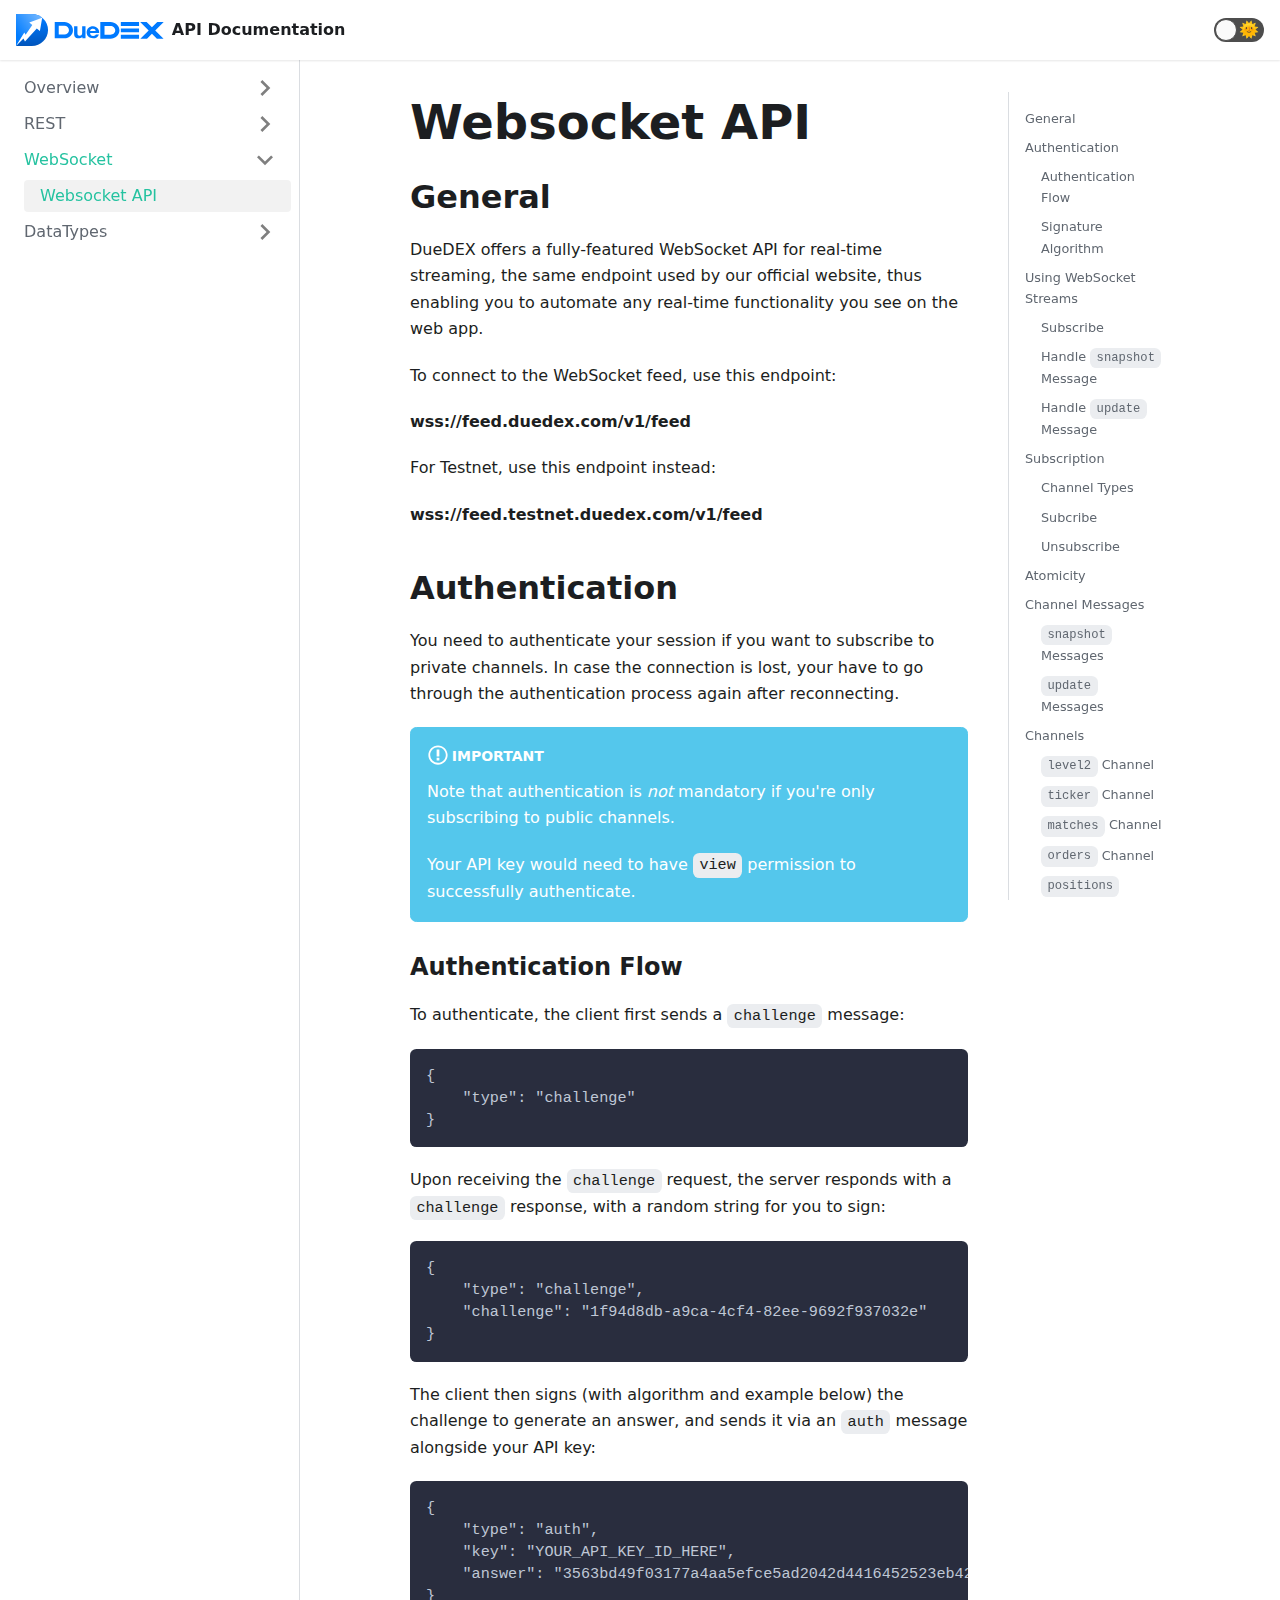
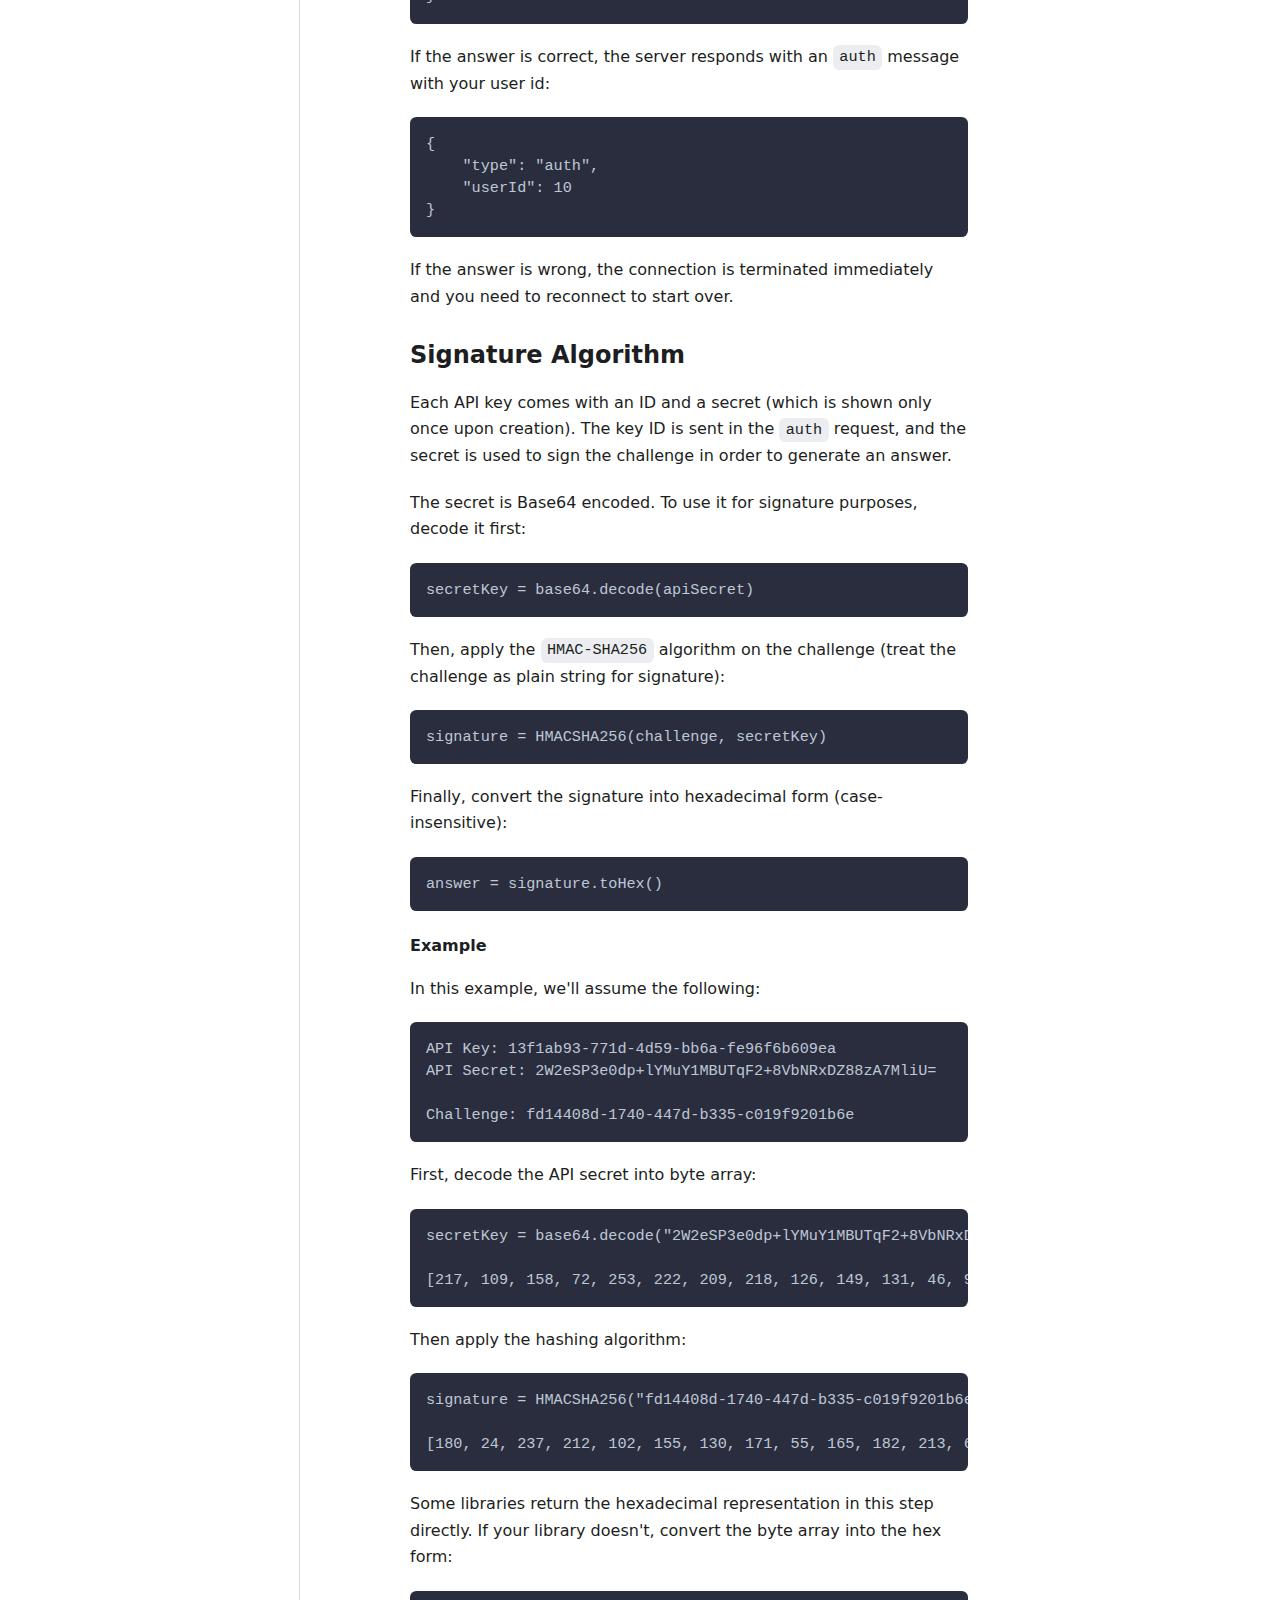
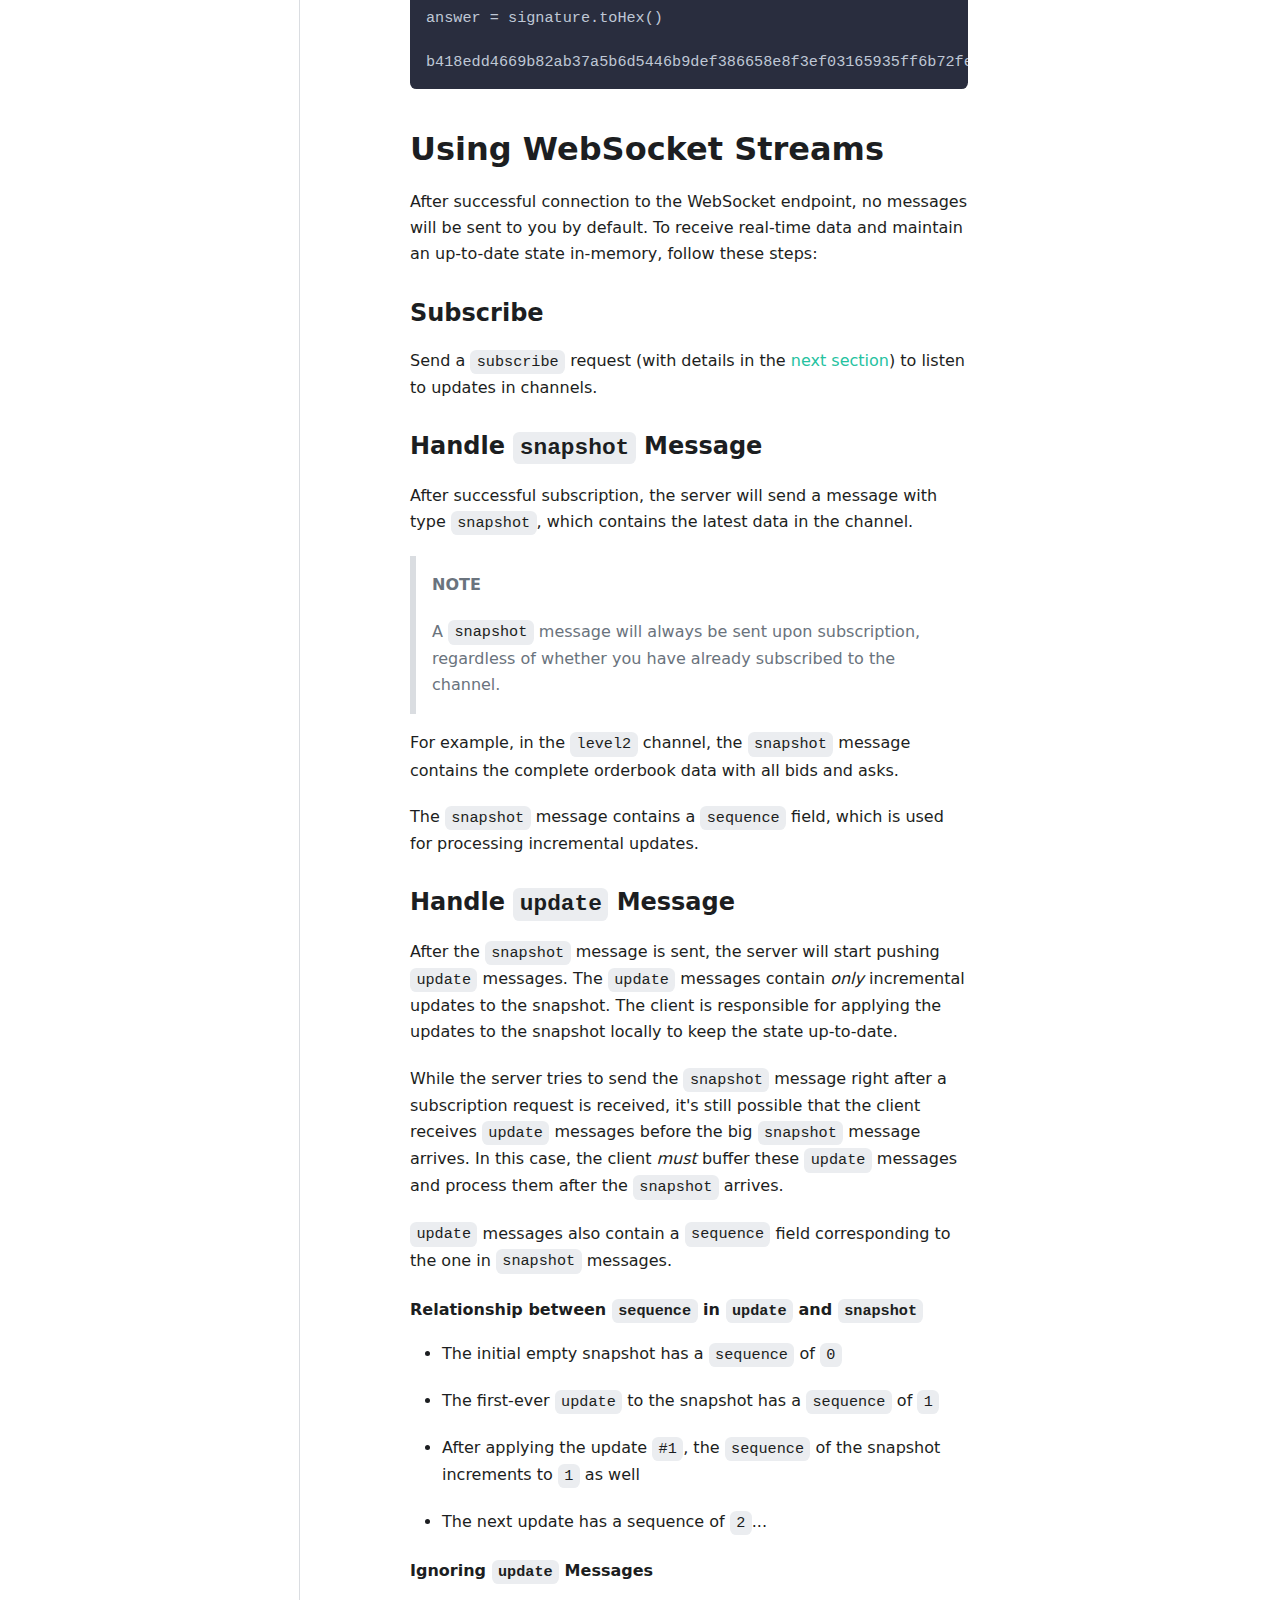
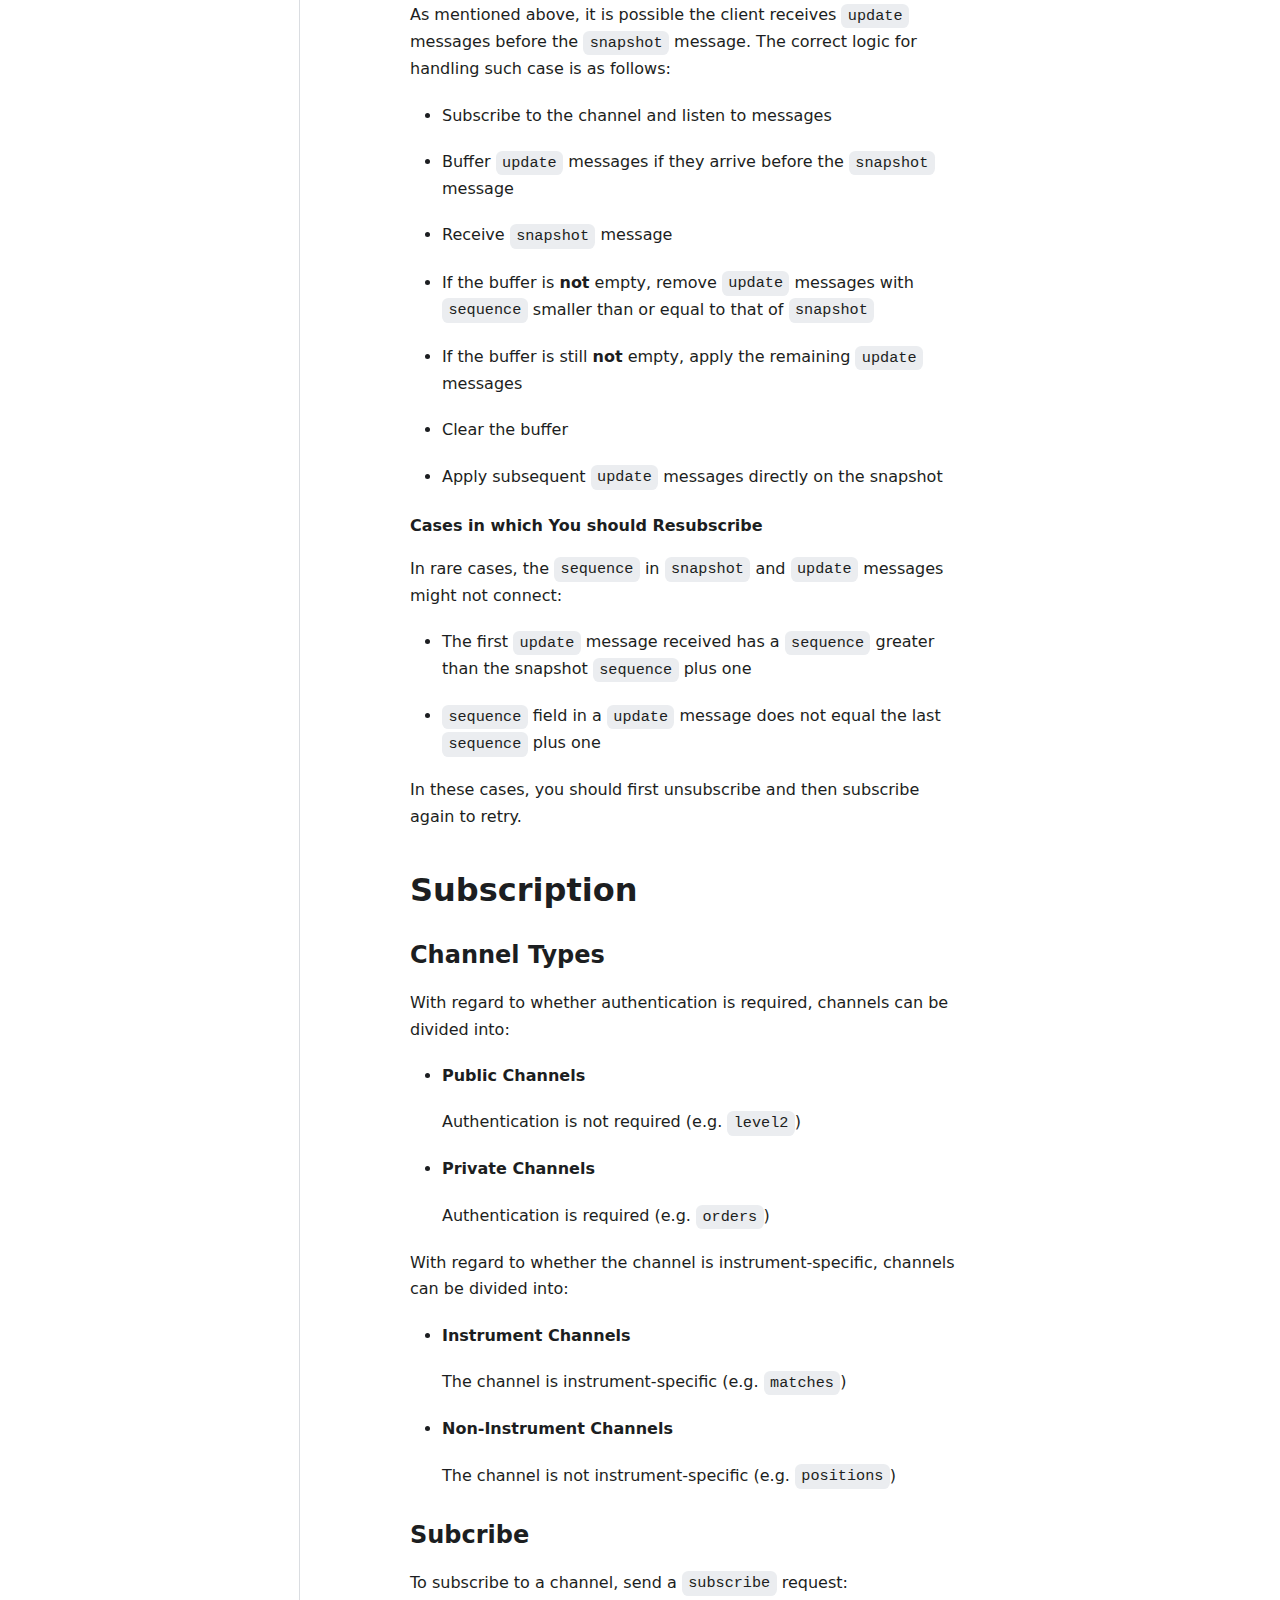
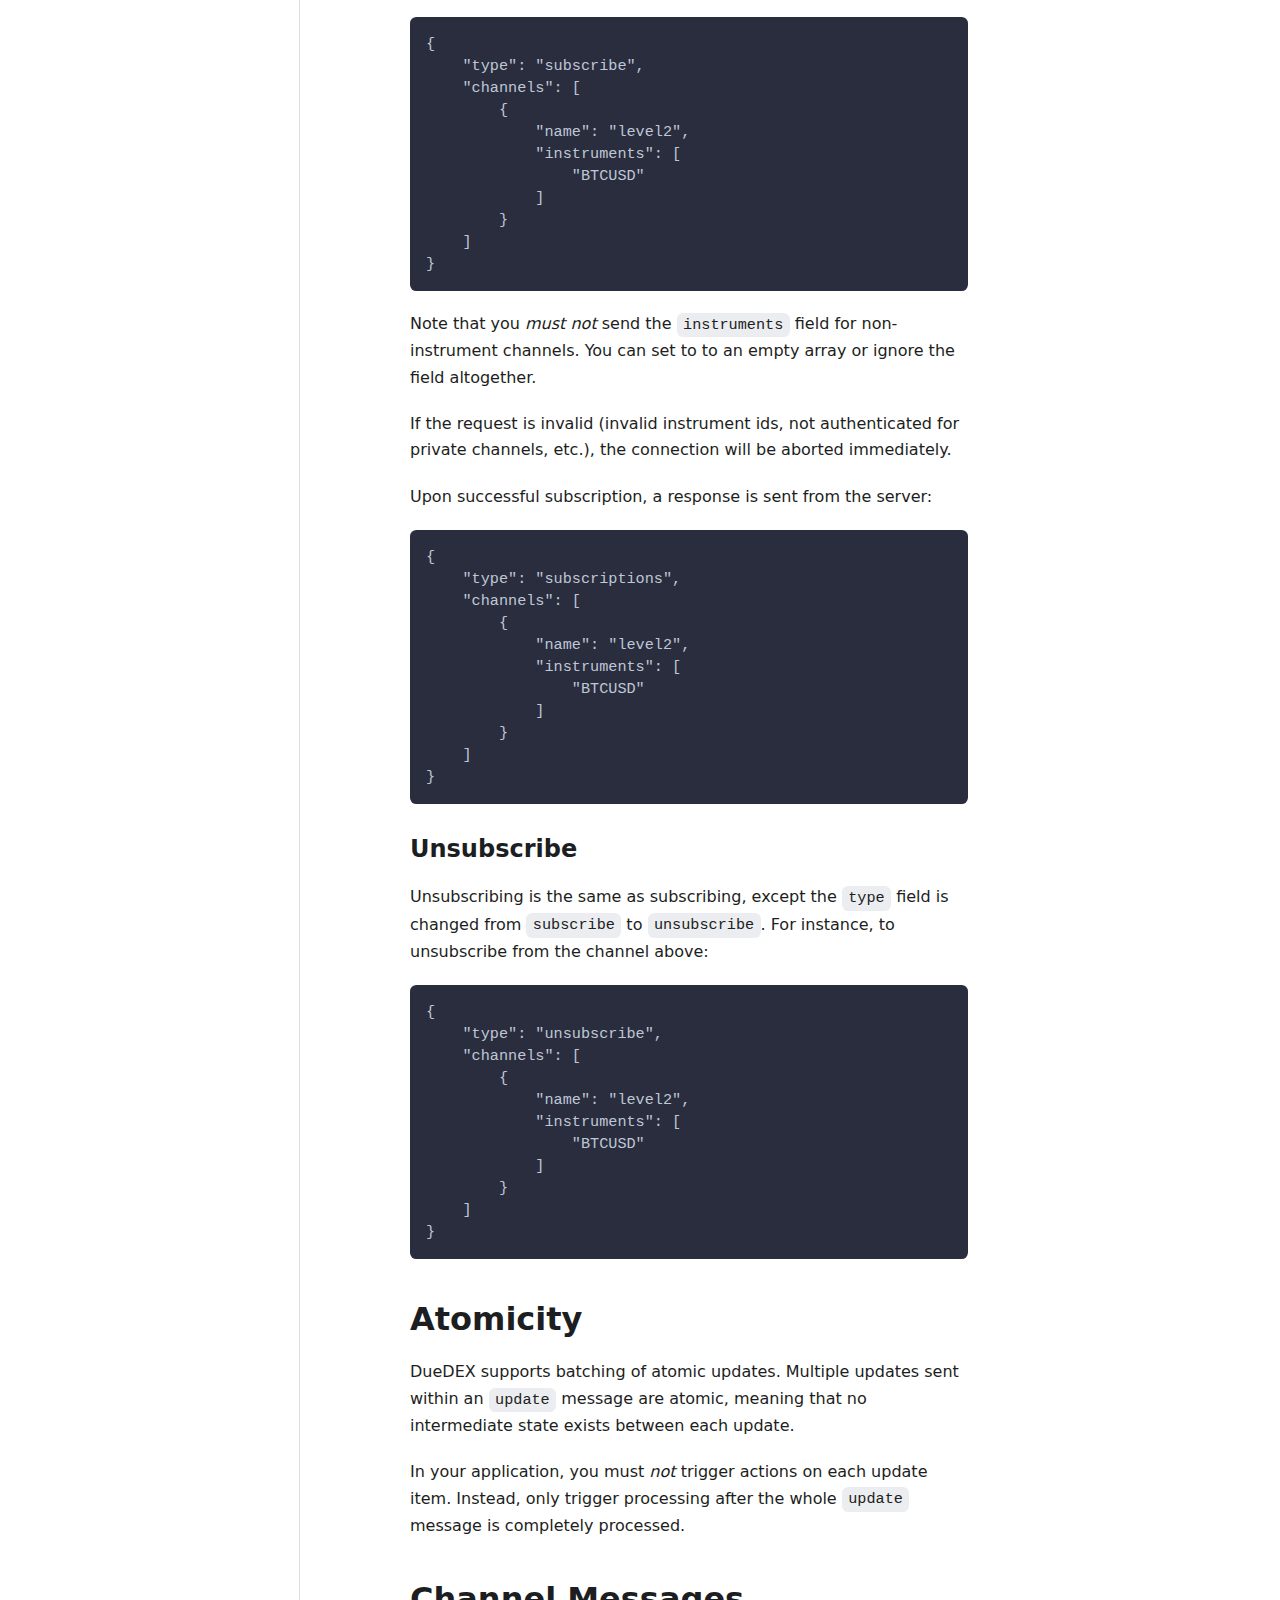
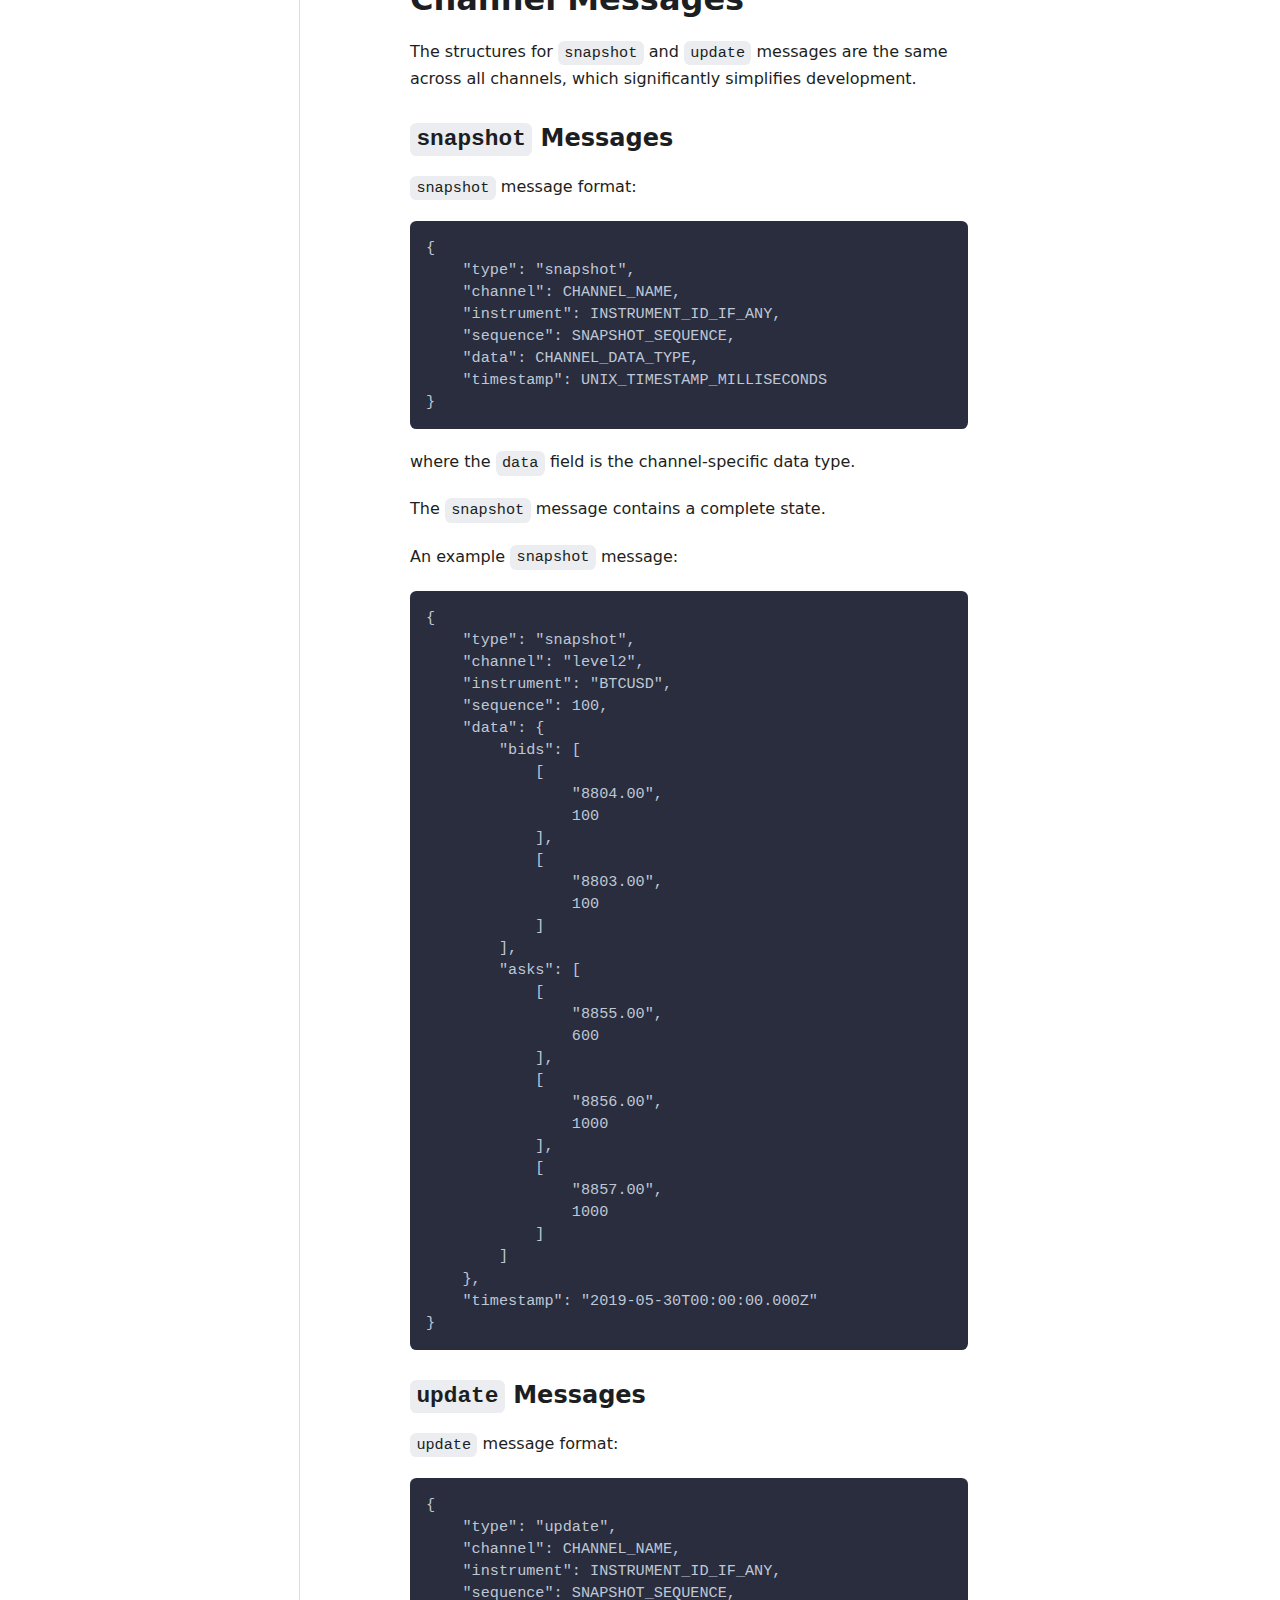
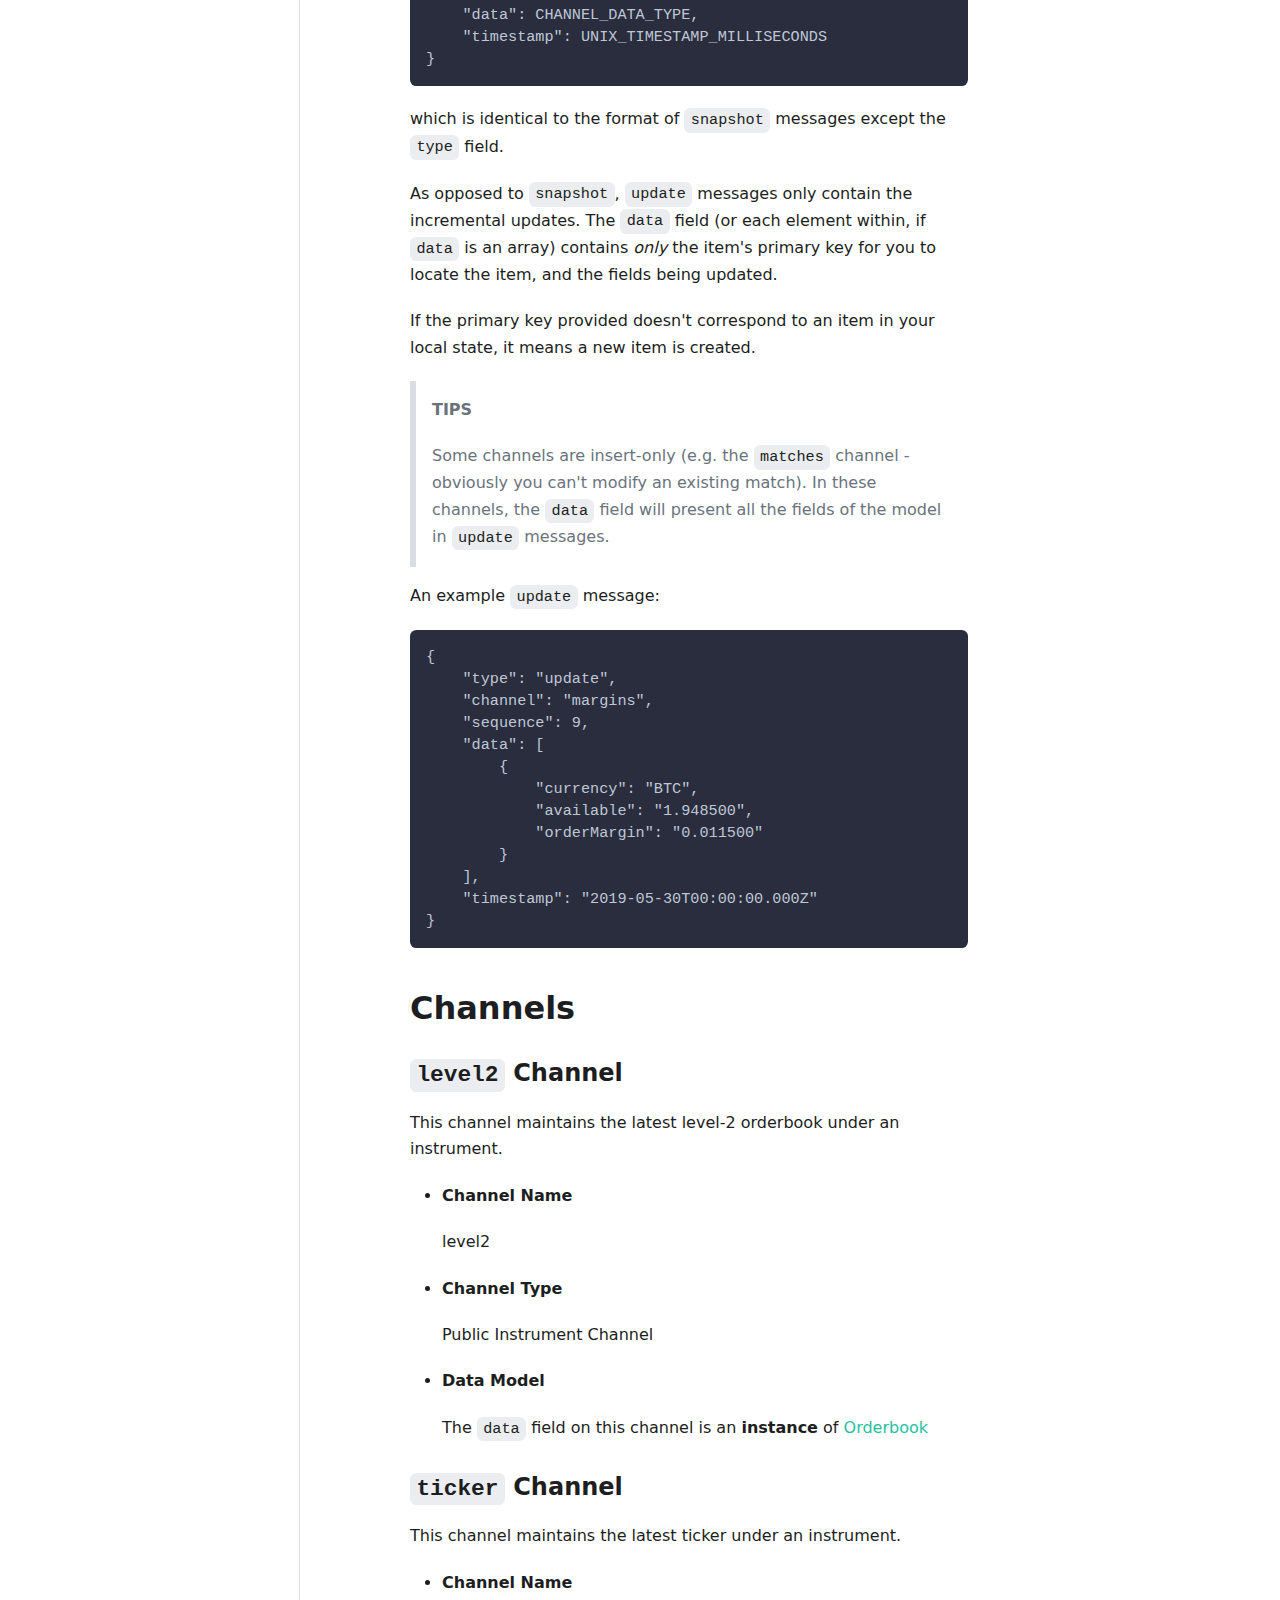
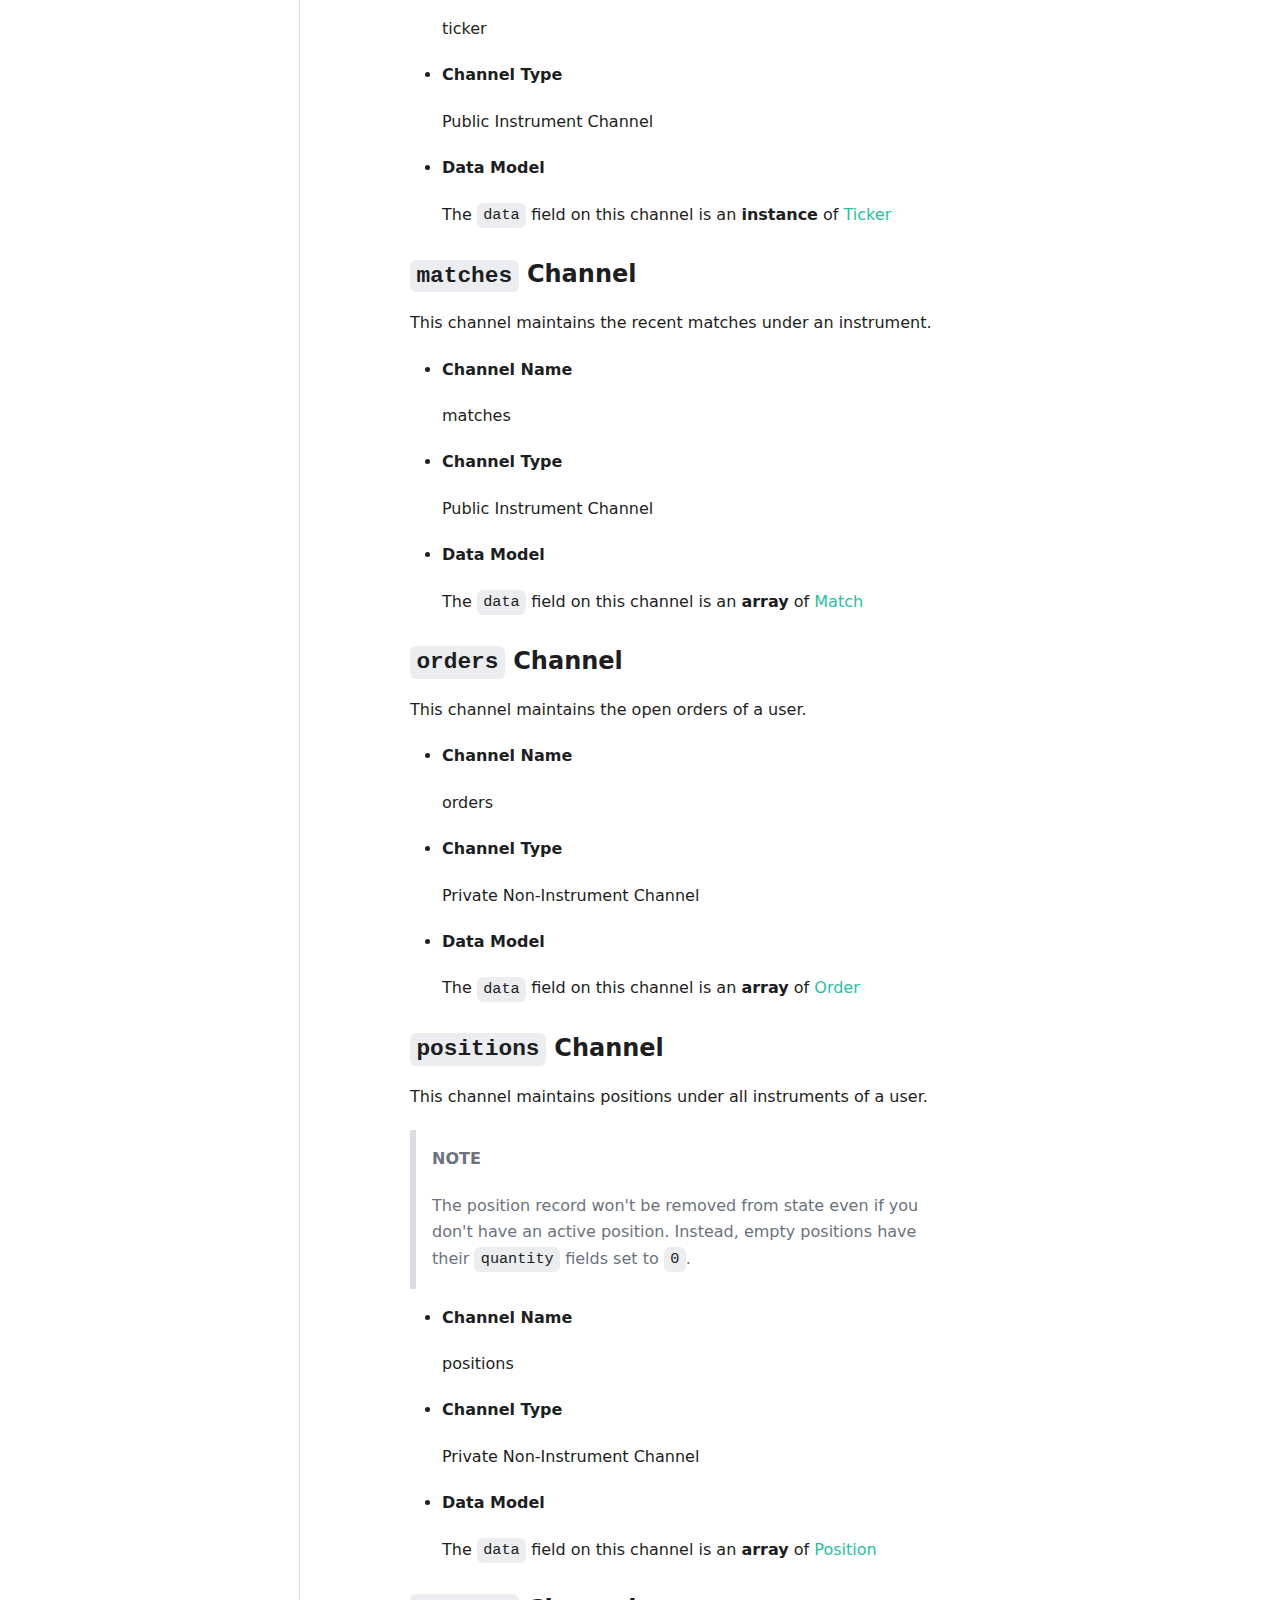
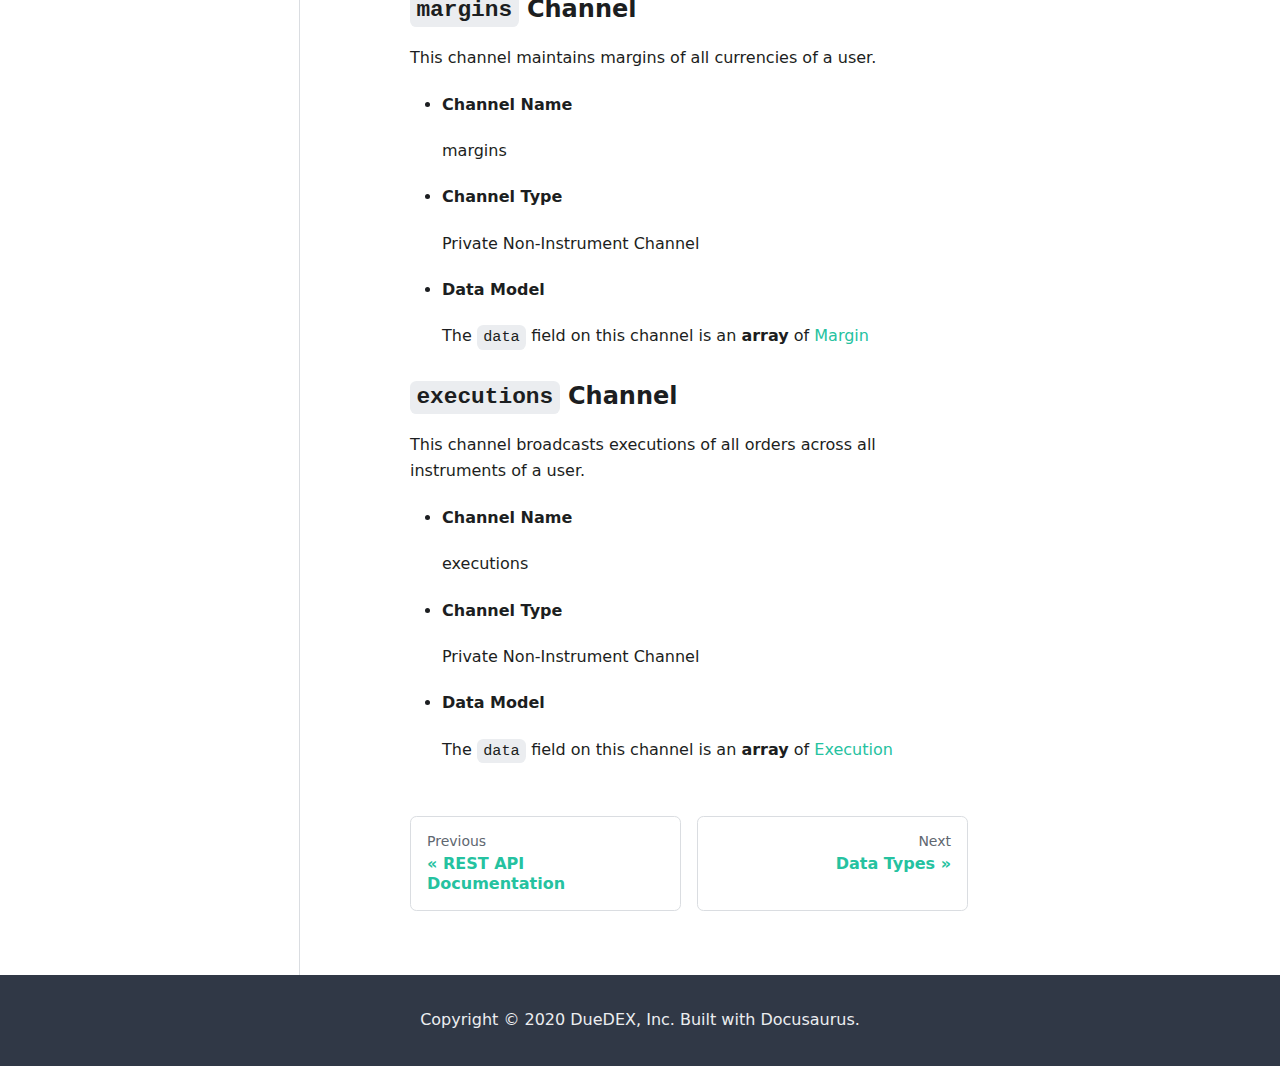
<file: websocket/index.html>
<!doctype html>
<html lang="en">
<head>
<meta charset="UTF-8">
<meta name="viewport" content="width=device-width">
<meta name="generator" content="Docusaurus v2.0.0-alpha.61">
<title data-react-helmet="true">Websocket API | DueDEX API docs</title><meta data-react-helmet="true" name="twitter:card" content="summary_large_image"><meta data-react-helmet="true" property="og:title" content="Websocket API | DueDEX API docs"><meta data-react-helmet="true" name="description" content="General"><meta data-react-helmet="true" property="og:description" content="General"><meta data-react-helmet="true" property="og:url" content="https://your-docusaurus-test-site.com/websocket"><link data-react-helmet="true" rel="shortcut icon" href="/img/favicon.ico"><link data-react-helmet="true" rel="canonical" href="https://your-docusaurus-test-site.com/websocket"><link rel="stylesheet" href="/styles.3d8216dd.css">
<link rel="preload" href="/styles.f9c20742.js" as="script">
<link rel="preload" href="/runtime~main.3204687f.js" as="script">
<link rel="preload" href="/main.b65624a6.js" as="script">
<link rel="preload" href="/common.3cc865f0.js" as="script">
<link rel="preload" href="/2.8ea2a16d.js" as="script">
<link rel="preload" href="/11.414f277a.js" as="script">
<link rel="preload" href="/ec1ed54d.50e45ba1.js" as="script">
<link rel="preload" href="/17896441.5ec16f9d.js" as="script">
<link rel="preload" href="/d134ffd3.d3eddce8.js" as="script">
</head>
<body>
<script>!function(){function e(e){document.documentElement.setAttribute("data-theme",e)}var t=function(){var e=null;try{e=localStorage.getItem("theme")}catch(e){}return e}();null!==t?e(t):window.matchMedia("(prefers-color-scheme: dark)").matches?e("dark"):window.matchMedia("(prefers-color-scheme: light)").matches?e("light"):e("dark")}()</script><div id="__docusaurus">
<nav class="navbar navbar--light navbar--fixed-top"><div class="navbar__inner"><div class="navbar__items"><a class="navbar__brand" href="/"><img class="navbar__logo" src="/img/logo.svg" alt="My Site Logo"><strong class="navbar__title">API Documentation</strong></a></div><div class="navbar__items navbar__items--right"><div class="react-toggle react-toggle--disabled displayOnlyInLargeViewport_2aTZ"><div class="react-toggle-track"><div class="react-toggle-track-check"><span class="toggle_BsTx">🌜</span></div><div class="react-toggle-track-x"><span class="toggle_BsTx">🌞</span></div></div><div class="react-toggle-thumb"></div><input type="checkbox" disabled="" aria-label="Dark mode toggle" class="react-toggle-screenreader-only"></div></div></div><div role="presentation" class="navbar-sidebar__backdrop"></div><div class="navbar-sidebar"><div class="navbar-sidebar__brand"><a class="navbar__brand" href="/"><img class="navbar__logo" src="/img/logo.svg" alt="My Site Logo"><strong class="navbar__title">API Documentation</strong></a></div><div class="navbar-sidebar__items"><div class="menu"><ul class="menu__list"></ul></div></div></div></nav><div class="main-wrapper"><div class="docPage_2gpo"><div class="docSidebarContainer_3_JD" role="complementary"><div class="sidebar_2urC"><div class="menu menu--responsive menu_5FrY"><button aria-label="Open Menu" aria-haspopup="true" class="button button--secondary button--sm menu__button" type="button"><svg aria-label="Menu" class="sidebarMenuIcon_Dm3K" xmlns="http://www.w3.org/2000/svg" height="24" width="24" viewBox="0 0 32 32" role="img" focusable="false"><title>Menu</title><path stroke="currentColor" stroke-linecap="round" stroke-miterlimit="10" stroke-width="2" d="M4 7h22M4 15h22M4 23h22"></path></svg></button><ul class="menu__list"><li class="menu__list-item menu__list-item--collapsed"><a class="menu__link menu__link--sublist" href="#!">Overview</a><ul class="menu__list"><li class="menu__list-item"><a class="menu__link" tabindex="-1" href="/">Overview</a></li></ul></li><li class="menu__list-item menu__list-item--collapsed"><a class="menu__link menu__link--sublist" href="#!">REST</a><ul class="menu__list"><li class="menu__list-item"><a class="menu__link" tabindex="-1" href="/rest">REST API Documentation</a></li></ul></li><li class="menu__list-item"><a class="menu__link menu__link--sublist menu__link--active" href="#!">WebSocket</a><ul class="menu__list"><li class="menu__list-item"><a aria-current="page" class="menu__link menu__link--active active" tabindex="0" href="/websocket">Websocket API</a></li></ul></li><li class="menu__list-item menu__list-item--collapsed"><a class="menu__link menu__link--sublist" href="#!">DataTypes</a><ul class="menu__list"><li class="menu__list-item"><a class="menu__link" tabindex="-1" href="/dataTypes">Data Types</a></li></ul></li></ul></div></div></div><main class="docMainContainer_3EyW"><div class="container padding-vert--lg docItemWrapper_1EkI"><div class="row"><div class="col docItemCol_2ASc"><div class="docItemContainer_3QWW"><article><header><h1 class="docTitle_1Lrw">Websocket API</h1></header><div class="markdown"><h2><a aria-hidden="true" tabindex="-1" class="anchor enhancedAnchor_2cZh" id="general"></a>General<a aria-hidden="true" tabindex="-1" class="hash-link" href="#general" title="Direct link to heading">#</a></h2><p>DueDEX offers a fully-featured WebSocket API for real-time streaming, the same endpoint used by our official website, thus enabling you to automate any real-time functionality you see on the web app.</p><p>To connect to the WebSocket feed, use this endpoint:</p><p><strong>wss://feed.duedex.com/v1/feed</strong></p><p>For Testnet, use this endpoint instead:</p><p><strong>wss://feed.testnet.duedex.com/v1/feed</strong></p><h2><a aria-hidden="true" tabindex="-1" class="anchor enhancedAnchor_2cZh" id="authentication"></a>Authentication<a aria-hidden="true" tabindex="-1" class="hash-link" href="#authentication" title="Direct link to heading">#</a></h2><p>You need to authenticate your session if you want to subscribe to private channels. In case the connection is lost, your have to go through the authentication process again after reconnecting.</p><div class="admonition admonition-important alert alert--info"><div class="admonition-heading"><h5><span class="admonition-icon"><svg xmlns="http://www.w3.org/2000/svg" width="14" height="16" viewBox="0 0 14 16"><path fill-rule="evenodd" d="M7 2.3c3.14 0 5.7 2.56 5.7 5.7s-2.56 5.7-5.7 5.7A5.71 5.71 0 0 1 1.3 8c0-3.14 2.56-5.7 5.7-5.7zM7 1C3.14 1 0 4.14 0 8s3.14 7 7 7 7-3.14 7-7-3.14-7-7-7zm1 3H6v5h2V4zm0 6H6v2h2v-2z"></path></svg></span>important</h5></div><div class="admonition-content"><p>Note that authentication is <em>not</em> mandatory if you&#x27;re only subscribing to public channels.</p><p>Your API key would need to have <code>view</code> permission to successfully authenticate.</p></div></div><h3><a aria-hidden="true" tabindex="-1" class="anchor enhancedAnchor_2cZh" id="authentication-flow"></a>Authentication Flow<a aria-hidden="true" tabindex="-1" class="hash-link" href="#authentication-flow" title="Direct link to heading">#</a></h3><p>To authenticate, the client first sends a <code>challenge</code> message:</p><div class="mdxCodeBlock_1XEh"><div class="codeBlockContent_1u-d"><button type="button" aria-label="Copy code to clipboard" class="copyButton_10dd">Copy</button><div tabindex="0" class="prism-code language-undefined codeBlock_3iAC"><div class="codeBlockLines_b7E3" style="color:#bfc7d5;background-color:#292d3e"><div class="token-line" style="color:#bfc7d5"><span class="token plain">{</span></div><div class="token-line" style="color:#bfc7d5"><span class="token plain">    &quot;type&quot;: &quot;challenge&quot;</span></div><div class="token-line" style="color:#bfc7d5"><span class="token plain">}</span></div></div></div></div></div><p>Upon receiving the <code>challenge</code> request, the server responds with a <code>challenge</code> response, with a random string for you to sign:</p><div class="mdxCodeBlock_1XEh"><div class="codeBlockContent_1u-d"><button type="button" aria-label="Copy code to clipboard" class="copyButton_10dd">Copy</button><div tabindex="0" class="prism-code language-undefined codeBlock_3iAC"><div class="codeBlockLines_b7E3" style="color:#bfc7d5;background-color:#292d3e"><div class="token-line" style="color:#bfc7d5"><span class="token plain">{</span></div><div class="token-line" style="color:#bfc7d5"><span class="token plain">    &quot;type&quot;: &quot;challenge&quot;,</span></div><div class="token-line" style="color:#bfc7d5"><span class="token plain">    &quot;challenge&quot;: &quot;1f94d8db-a9ca-4cf4-82ee-9692f937032e&quot;</span></div><div class="token-line" style="color:#bfc7d5"><span class="token plain">}</span></div></div></div></div></div><p>The client then signs (with algorithm and example below) the challenge to generate an answer, and sends it via an <code>auth</code> message alongside your API key:</p><div class="mdxCodeBlock_1XEh"><div class="codeBlockContent_1u-d"><button type="button" aria-label="Copy code to clipboard" class="copyButton_10dd">Copy</button><div tabindex="0" class="prism-code language-undefined codeBlock_3iAC"><div class="codeBlockLines_b7E3" style="color:#bfc7d5;background-color:#292d3e"><div class="token-line" style="color:#bfc7d5"><span class="token plain">{</span></div><div class="token-line" style="color:#bfc7d5"><span class="token plain">    &quot;type&quot;: &quot;auth&quot;,</span></div><div class="token-line" style="color:#bfc7d5"><span class="token plain">    &quot;key&quot;: &quot;YOUR_API_KEY_ID_HERE&quot;,</span></div><div class="token-line" style="color:#bfc7d5"><span class="token plain">    &quot;answer&quot;: &quot;3563bd49f03177a4aa5efce5ad2042d4416452523eb42d8ddf11b946b0e1d267&quot;</span></div><div class="token-line" style="color:#bfc7d5"><span class="token plain">}</span></div></div></div></div></div><p>If the answer is correct, the server responds with an <code>auth</code> message with your user id:</p><div class="mdxCodeBlock_1XEh"><div class="codeBlockContent_1u-d"><button type="button" aria-label="Copy code to clipboard" class="copyButton_10dd">Copy</button><div tabindex="0" class="prism-code language-undefined codeBlock_3iAC"><div class="codeBlockLines_b7E3" style="color:#bfc7d5;background-color:#292d3e"><div class="token-line" style="color:#bfc7d5"><span class="token plain">{</span></div><div class="token-line" style="color:#bfc7d5"><span class="token plain">    &quot;type&quot;: &quot;auth&quot;,</span></div><div class="token-line" style="color:#bfc7d5"><span class="token plain">    &quot;userId&quot;: 10</span></div><div class="token-line" style="color:#bfc7d5"><span class="token plain">}</span></div></div></div></div></div><p>If the answer is wrong, the connection is terminated immediately and you need to reconnect to start over.</p><h3><a aria-hidden="true" tabindex="-1" class="anchor enhancedAnchor_2cZh" id="signature-algorithm"></a>Signature Algorithm<a aria-hidden="true" tabindex="-1" class="hash-link" href="#signature-algorithm" title="Direct link to heading">#</a></h3><p>Each API key comes with an ID and a secret (which is shown only once upon creation). The key ID is sent in the <code>auth</code> request, and the secret is used to sign the challenge in order to generate an answer.</p><p>The secret is Base64 encoded. To use it for signature purposes, decode it first:</p><div class="mdxCodeBlock_1XEh"><div class="codeBlockContent_1u-d"><button type="button" aria-label="Copy code to clipboard" class="copyButton_10dd">Copy</button><div tabindex="0" class="prism-code language-undefined codeBlock_3iAC"><div class="codeBlockLines_b7E3" style="color:#bfc7d5;background-color:#292d3e"><div class="token-line" style="color:#bfc7d5"><span class="token plain">secretKey = base64.decode(apiSecret)</span></div></div></div></div></div><p>Then, apply the <code>HMAC-SHA256</code> algorithm on the challenge (treat the challenge as plain string for signature):</p><div class="mdxCodeBlock_1XEh"><div class="codeBlockContent_1u-d"><button type="button" aria-label="Copy code to clipboard" class="copyButton_10dd">Copy</button><div tabindex="0" class="prism-code language-undefined codeBlock_3iAC"><div class="codeBlockLines_b7E3" style="color:#bfc7d5;background-color:#292d3e"><div class="token-line" style="color:#bfc7d5"><span class="token plain">signature = HMACSHA256(challenge, secretKey)</span></div></div></div></div></div><p>Finally, convert the signature into hexadecimal form (case-insensitive):</p><div class="mdxCodeBlock_1XEh"><div class="codeBlockContent_1u-d"><button type="button" aria-label="Copy code to clipboard" class="copyButton_10dd">Copy</button><div tabindex="0" class="prism-code language-undefined codeBlock_3iAC"><div class="codeBlockLines_b7E3" style="color:#bfc7d5;background-color:#292d3e"><div class="token-line" style="color:#bfc7d5"><span class="token plain">answer = signature.toHex()</span></div></div></div></div></div><h4><a aria-hidden="true" tabindex="-1" class="anchor enhancedAnchor_2cZh" id="example"></a>Example<a aria-hidden="true" tabindex="-1" class="hash-link" href="#example" title="Direct link to heading">#</a></h4><p>In this example, we&#x27;ll assume the following:</p><div class="mdxCodeBlock_1XEh"><div class="codeBlockContent_1u-d"><button type="button" aria-label="Copy code to clipboard" class="copyButton_10dd">Copy</button><div tabindex="0" class="prism-code language-undefined codeBlock_3iAC"><div class="codeBlockLines_b7E3" style="color:#bfc7d5;background-color:#292d3e"><div class="token-line" style="color:#bfc7d5"><span class="token plain">API Key: 13f1ab93-771d-4d59-bb6a-fe96f6b609ea</span></div><div class="token-line" style="color:#bfc7d5"><span class="token plain">API Secret: 2W2eSP3e0dp+lYMuY1MBUTqF2+8VbNRxDZ88zA7MliU=</span></div><div class="token-line" style="color:#bfc7d5"><span class="token plain" style="display:inline-block">
</span></div><div class="token-line" style="color:#bfc7d5"><span class="token plain">Challenge: fd14408d-1740-447d-b335-c019f9201b6e</span></div></div></div></div></div><p>First, decode the API secret into byte array:</p><div class="mdxCodeBlock_1XEh"><div class="codeBlockContent_1u-d"><button type="button" aria-label="Copy code to clipboard" class="copyButton_10dd">Copy</button><div tabindex="0" class="prism-code language-undefined codeBlock_3iAC"><div class="codeBlockLines_b7E3" style="color:#bfc7d5;background-color:#292d3e"><div class="token-line" style="color:#bfc7d5"><span class="token plain">secretKey = base64.decode(&quot;2W2eSP3e0dp+lYMuY1MBUTqF2+8VbNRxDZ88zA7MliU=&quot;)</span></div><div class="token-line" style="color:#bfc7d5"><span class="token plain" style="display:inline-block">
</span></div><div class="token-line" style="color:#bfc7d5"><span class="token plain">[217, 109, 158, 72, 253, 222, 209, 218, 126, 149, 131, 46, 99, 83, 1, 81, 58, 133, 219, 239, 21, 108, 212, 113, 13, 159, 60, 204, 14, 204, 150, 37]</span></div></div></div></div></div><p>Then apply the hashing algorithm:</p><div class="mdxCodeBlock_1XEh"><div class="codeBlockContent_1u-d"><button type="button" aria-label="Copy code to clipboard" class="copyButton_10dd">Copy</button><div tabindex="0" class="prism-code language-undefined codeBlock_3iAC"><div class="codeBlockLines_b7E3" style="color:#bfc7d5;background-color:#292d3e"><div class="token-line" style="color:#bfc7d5"><span class="token plain">signature = HMACSHA256(&quot;fd14408d-1740-447d-b335-c019f9201b6e&quot;, secretKey)</span></div><div class="token-line" style="color:#bfc7d5"><span class="token plain" style="display:inline-block">
</span></div><div class="token-line" style="color:#bfc7d5"><span class="token plain">[180, 24, 237, 212, 102, 155, 130, 171, 55, 165, 182, 213, 68, 107, 157, 239, 56, 102, 88, 232, 243, 239, 3, 22, 89, 53, 255, 107, 114, 254, 167, 16]</span></div></div></div></div></div><p>Some libraries return the hexadecimal representation in this step directly. If your library doesn&#x27;t, convert the byte array into the hex form:</p><div class="mdxCodeBlock_1XEh"><div class="codeBlockContent_1u-d"><button type="button" aria-label="Copy code to clipboard" class="copyButton_10dd">Copy</button><div tabindex="0" class="prism-code language-undefined codeBlock_3iAC"><div class="codeBlockLines_b7E3" style="color:#bfc7d5;background-color:#292d3e"><div class="token-line" style="color:#bfc7d5"><span class="token plain">answer = signature.toHex()</span></div><div class="token-line" style="color:#bfc7d5"><span class="token plain" style="display:inline-block">
</span></div><div class="token-line" style="color:#bfc7d5"><span class="token plain">b418edd4669b82ab37a5b6d5446b9def386658e8f3ef03165935ff6b72fea710</span></div></div></div></div></div><h2><a aria-hidden="true" tabindex="-1" class="anchor enhancedAnchor_2cZh" id="using-websocket-streams"></a>Using WebSocket Streams<a aria-hidden="true" tabindex="-1" class="hash-link" href="#using-websocket-streams" title="Direct link to heading">#</a></h2><p>After successful connection to the WebSocket endpoint, no messages will be sent to you by default. To receive real-time data and maintain an up-to-date state in-memory, follow these steps:</p><h3><a aria-hidden="true" tabindex="-1" class="anchor enhancedAnchor_2cZh" id="subscribe"></a>Subscribe<a aria-hidden="true" tabindex="-1" class="hash-link" href="#subscribe" title="Direct link to heading">#</a></h3><p>Send a <code>subscribe</code> request (with details in the <a href="#subscription">next section</a>) to listen to updates in channels.</p><h3><a aria-hidden="true" tabindex="-1" class="anchor enhancedAnchor_2cZh" id="handle-snapshot-message"></a>Handle <code>snapshot</code> Message<a aria-hidden="true" tabindex="-1" class="hash-link" href="#handle-snapshot-message" title="Direct link to heading">#</a></h3><p>After successful subscription, the server will send a message with type <code>snapshot</code>, which contains the latest data in the channel.</p><blockquote><p><strong>NOTE</strong></p><p>A <code>snapshot</code> message will always be sent upon subscription, regardless of whether you have already subscribed to the channel.</p></blockquote><p>For example, in the <code>level2</code> channel, the <code>snapshot</code> message contains the complete orderbook data with all bids and asks.</p><p>The <code>snapshot</code> message contains a <code>sequence</code> field, which is used for processing incremental updates.</p><h3><a aria-hidden="true" tabindex="-1" class="anchor enhancedAnchor_2cZh" id="handle-update-message"></a>Handle <code>update</code> Message<a aria-hidden="true" tabindex="-1" class="hash-link" href="#handle-update-message" title="Direct link to heading">#</a></h3><p>After the <code>snapshot</code> message is sent, the server will start pushing <code>update</code> messages. The <code>update</code> messages contain <em>only</em> incremental updates to the snapshot. The client is responsible for applying the updates to the snapshot locally to keep the state up-to-date.</p><p>While the server tries to send the <code>snapshot</code> message right after a subscription request is received, it&#x27;s still possible that the client receives <code>update</code> messages before the big <code>snapshot</code> message arrives. In this case, the client <em>must</em> buffer these <code>update</code> messages and process them after the <code>snapshot</code> arrives.</p><p><code>update</code> messages also contain a <code>sequence</code> field corresponding to the one in <code>snapshot</code> messages.</p><h4><a aria-hidden="true" tabindex="-1" class="anchor enhancedAnchor_2cZh" id="relationship-between-sequence-in-update-and-snapshot"></a>Relationship between <code>sequence</code> in <code>update</code> and <code>snapshot</code><a aria-hidden="true" tabindex="-1" class="hash-link" href="#relationship-between-sequence-in-update-and-snapshot" title="Direct link to heading">#</a></h4><ul><li><p>The initial empty snapshot has a <code>sequence</code> of <code>0</code></p></li><li><p>The first-ever <code>update</code> to the snapshot has a <code>sequence</code> of <code>1</code></p></li><li><p>After applying the update <code>#1</code>, the <code>sequence</code> of the snapshot increments to <code>1</code> as well</p></li><li><p>The next update has a sequence of <code>2</code>...</p></li></ul><h4><a aria-hidden="true" tabindex="-1" class="anchor enhancedAnchor_2cZh" id="ignoring-update-messages"></a>Ignoring <code>update</code> Messages<a aria-hidden="true" tabindex="-1" class="hash-link" href="#ignoring-update-messages" title="Direct link to heading">#</a></h4><p>As mentioned above, it is possible the client receives <code>update</code> messages before the <code>snapshot</code> message. The correct logic for handling such case is as follows:</p><ul><li><p>Subscribe to the channel and listen to messages</p></li><li><p>Buffer <code>update</code> messages if they arrive before the <code>snapshot</code> message</p></li><li><p>Receive <code>snapshot</code> message</p></li><li><p>If the buffer is <strong>not</strong> empty, remove <code>update</code> messages with <code>sequence</code> smaller than or equal to that of <code>snapshot</code></p></li><li><p>If the buffer is still <strong>not</strong> empty, apply the remaining <code>update</code> messages</p></li><li><p>Clear the buffer</p></li><li><p>Apply subsequent <code>update</code> messages directly on the snapshot</p></li></ul><h4><a aria-hidden="true" tabindex="-1" class="anchor enhancedAnchor_2cZh" id="cases-in-which-you-should-resubscribe"></a>Cases in which You should Resubscribe<a aria-hidden="true" tabindex="-1" class="hash-link" href="#cases-in-which-you-should-resubscribe" title="Direct link to heading">#</a></h4><p>In rare cases, the <code>sequence</code> in <code>snapshot</code> and <code>update</code> messages might not connect:</p><ul><li><p>The first <code>update</code> message received has a <code>sequence</code> greater than the snapshot <code>sequence</code> plus one</p></li><li><p><code>sequence</code> field in a <code>update</code> message does not equal the last <code>sequence</code> plus one</p></li></ul><p>In these cases, you should first unsubscribe and then subscribe again to retry.</p><h2><a aria-hidden="true" tabindex="-1" class="anchor enhancedAnchor_2cZh" id="subscription"></a>Subscription<a aria-hidden="true" tabindex="-1" class="hash-link" href="#subscription" title="Direct link to heading">#</a></h2><h3><a aria-hidden="true" tabindex="-1" class="anchor enhancedAnchor_2cZh" id="channel-types"></a>Channel Types<a aria-hidden="true" tabindex="-1" class="hash-link" href="#channel-types" title="Direct link to heading">#</a></h3><p>With regard to whether authentication is required, channels can be divided into:</p><ul><li><p><strong>Public Channels</strong></p><p>  Authentication is not required (e.g. <code>level2</code>)</p></li><li><p><strong>Private Channels</strong></p><p>  Authentication is required (e.g. <code>orders</code>)</p></li></ul><p>With regard to whether the channel is instrument-specific, channels can be divided into:</p><ul><li><p><strong>Instrument Channels</strong></p><p>  The channel is instrument-specific (e.g. <code>matches</code>)</p></li><li><p><strong>Non-Instrument Channels</strong></p><p>  The channel is not instrument-specific (e.g. <code>positions</code>)</p></li></ul><h3><a aria-hidden="true" tabindex="-1" class="anchor enhancedAnchor_2cZh" id="subcribe"></a>Subcribe<a aria-hidden="true" tabindex="-1" class="hash-link" href="#subcribe" title="Direct link to heading">#</a></h3><p>To subscribe to a channel, send a <code>subscribe</code> request:</p><div class="mdxCodeBlock_1XEh"><div class="codeBlockContent_1u-d"><button type="button" aria-label="Copy code to clipboard" class="copyButton_10dd">Copy</button><div tabindex="0" class="prism-code language-undefined codeBlock_3iAC"><div class="codeBlockLines_b7E3" style="color:#bfc7d5;background-color:#292d3e"><div class="token-line" style="color:#bfc7d5"><span class="token plain">{</span></div><div class="token-line" style="color:#bfc7d5"><span class="token plain">    &quot;type&quot;: &quot;subscribe&quot;,</span></div><div class="token-line" style="color:#bfc7d5"><span class="token plain">    &quot;channels&quot;: [</span></div><div class="token-line" style="color:#bfc7d5"><span class="token plain">        {</span></div><div class="token-line" style="color:#bfc7d5"><span class="token plain">            &quot;name&quot;: &quot;level2&quot;,</span></div><div class="token-line" style="color:#bfc7d5"><span class="token plain">            &quot;instruments&quot;: [</span></div><div class="token-line" style="color:#bfc7d5"><span class="token plain">                &quot;BTCUSD&quot;</span></div><div class="token-line" style="color:#bfc7d5"><span class="token plain">            ]</span></div><div class="token-line" style="color:#bfc7d5"><span class="token plain">        }</span></div><div class="token-line" style="color:#bfc7d5"><span class="token plain">    ]</span></div><div class="token-line" style="color:#bfc7d5"><span class="token plain">}</span></div></div></div></div></div><p>Note that you <em>must not</em> send the <code>instruments</code> field for non-instrument channels. You can set to to an empty array or ignore the field altogether.</p><p>If the request is invalid (invalid instrument ids, not authenticated for private channels, etc.), the connection will be aborted immediately.</p><p>Upon successful subscription, a response is sent from the server:</p><div class="mdxCodeBlock_1XEh"><div class="codeBlockContent_1u-d"><button type="button" aria-label="Copy code to clipboard" class="copyButton_10dd">Copy</button><div tabindex="0" class="prism-code language-undefined codeBlock_3iAC"><div class="codeBlockLines_b7E3" style="color:#bfc7d5;background-color:#292d3e"><div class="token-line" style="color:#bfc7d5"><span class="token plain">{</span></div><div class="token-line" style="color:#bfc7d5"><span class="token plain">    &quot;type&quot;: &quot;subscriptions&quot;,</span></div><div class="token-line" style="color:#bfc7d5"><span class="token plain">    &quot;channels&quot;: [</span></div><div class="token-line" style="color:#bfc7d5"><span class="token plain">        {</span></div><div class="token-line" style="color:#bfc7d5"><span class="token plain">            &quot;name&quot;: &quot;level2&quot;,</span></div><div class="token-line" style="color:#bfc7d5"><span class="token plain">            &quot;instruments&quot;: [</span></div><div class="token-line" style="color:#bfc7d5"><span class="token plain">                &quot;BTCUSD&quot;</span></div><div class="token-line" style="color:#bfc7d5"><span class="token plain">            ]</span></div><div class="token-line" style="color:#bfc7d5"><span class="token plain">        }</span></div><div class="token-line" style="color:#bfc7d5"><span class="token plain">    ]</span></div><div class="token-line" style="color:#bfc7d5"><span class="token plain">}</span></div></div></div></div></div><h3><a aria-hidden="true" tabindex="-1" class="anchor enhancedAnchor_2cZh" id="unsubscribe"></a>Unsubscribe<a aria-hidden="true" tabindex="-1" class="hash-link" href="#unsubscribe" title="Direct link to heading">#</a></h3><p>Unsubscribing is the same as subscribing, except the <code>type</code> field is changed from <code>subscribe</code> to <code>unsubscribe</code>. For instance, to unsubscribe from the channel above:</p><div class="mdxCodeBlock_1XEh"><div class="codeBlockContent_1u-d"><button type="button" aria-label="Copy code to clipboard" class="copyButton_10dd">Copy</button><div tabindex="0" class="prism-code language-undefined codeBlock_3iAC"><div class="codeBlockLines_b7E3" style="color:#bfc7d5;background-color:#292d3e"><div class="token-line" style="color:#bfc7d5"><span class="token plain">{</span></div><div class="token-line" style="color:#bfc7d5"><span class="token plain">    &quot;type&quot;: &quot;unsubscribe&quot;,</span></div><div class="token-line" style="color:#bfc7d5"><span class="token plain">    &quot;channels&quot;: [</span></div><div class="token-line" style="color:#bfc7d5"><span class="token plain">        {</span></div><div class="token-line" style="color:#bfc7d5"><span class="token plain">            &quot;name&quot;: &quot;level2&quot;,</span></div><div class="token-line" style="color:#bfc7d5"><span class="token plain">            &quot;instruments&quot;: [</span></div><div class="token-line" style="color:#bfc7d5"><span class="token plain">                &quot;BTCUSD&quot;</span></div><div class="token-line" style="color:#bfc7d5"><span class="token plain">            ]</span></div><div class="token-line" style="color:#bfc7d5"><span class="token plain">        }</span></div><div class="token-line" style="color:#bfc7d5"><span class="token plain">    ]</span></div><div class="token-line" style="color:#bfc7d5"><span class="token plain">}</span></div></div></div></div></div><h2><a aria-hidden="true" tabindex="-1" class="anchor enhancedAnchor_2cZh" id="atomicity"></a>Atomicity<a aria-hidden="true" tabindex="-1" class="hash-link" href="#atomicity" title="Direct link to heading">#</a></h2><p>DueDEX supports batching of atomic updates. Multiple updates sent within an <code>update</code> message are atomic, meaning that no intermediate state exists between each update.</p><p>In your application, you must <em>not</em> trigger actions on each update item. Instead, only trigger processing after the whole <code>update</code> message is completely processed.</p><h2><a aria-hidden="true" tabindex="-1" class="anchor enhancedAnchor_2cZh" id="channel-messages"></a>Channel Messages<a aria-hidden="true" tabindex="-1" class="hash-link" href="#channel-messages" title="Direct link to heading">#</a></h2><p>The structures for <code>snapshot</code> and <code>update</code> messages are the same across all channels, which significantly simplifies development.</p><h3><a aria-hidden="true" tabindex="-1" class="anchor enhancedAnchor_2cZh" id="snapshot-messages"></a><code>snapshot</code> Messages<a aria-hidden="true" tabindex="-1" class="hash-link" href="#snapshot-messages" title="Direct link to heading">#</a></h3><p><code>snapshot</code> message format:</p><div class="mdxCodeBlock_1XEh"><div class="codeBlockContent_1u-d"><button type="button" aria-label="Copy code to clipboard" class="copyButton_10dd">Copy</button><div tabindex="0" class="prism-code language-undefined codeBlock_3iAC"><div class="codeBlockLines_b7E3" style="color:#bfc7d5;background-color:#292d3e"><div class="token-line" style="color:#bfc7d5"><span class="token plain">{</span></div><div class="token-line" style="color:#bfc7d5"><span class="token plain">    &quot;type&quot;: &quot;snapshot&quot;,</span></div><div class="token-line" style="color:#bfc7d5"><span class="token plain">    &quot;channel&quot;: CHANNEL_NAME,</span></div><div class="token-line" style="color:#bfc7d5"><span class="token plain">    &quot;instrument&quot;: INSTRUMENT_ID_IF_ANY,</span></div><div class="token-line" style="color:#bfc7d5"><span class="token plain">    &quot;sequence&quot;: SNAPSHOT_SEQUENCE,</span></div><div class="token-line" style="color:#bfc7d5"><span class="token plain">    &quot;data&quot;: CHANNEL_DATA_TYPE,</span></div><div class="token-line" style="color:#bfc7d5"><span class="token plain">    &quot;timestamp&quot;: UNIX_TIMESTAMP_MILLISECONDS</span></div><div class="token-line" style="color:#bfc7d5"><span class="token plain">}</span></div></div></div></div></div><p>where the <code>data</code> field is the channel-specific data type.</p><p>The <code>snapshot</code> message contains a complete state.</p><p>An example <code>snapshot</code> message:</p><div class="mdxCodeBlock_1XEh"><div class="codeBlockContent_1u-d"><button type="button" aria-label="Copy code to clipboard" class="copyButton_10dd">Copy</button><div tabindex="0" class="prism-code language-undefined codeBlock_3iAC"><div class="codeBlockLines_b7E3" style="color:#bfc7d5;background-color:#292d3e"><div class="token-line" style="color:#bfc7d5"><span class="token plain">{</span></div><div class="token-line" style="color:#bfc7d5"><span class="token plain">    &quot;type&quot;: &quot;snapshot&quot;,</span></div><div class="token-line" style="color:#bfc7d5"><span class="token plain">    &quot;channel&quot;: &quot;level2&quot;,</span></div><div class="token-line" style="color:#bfc7d5"><span class="token plain">    &quot;instrument&quot;: &quot;BTCUSD&quot;,</span></div><div class="token-line" style="color:#bfc7d5"><span class="token plain">    &quot;sequence&quot;: 100,</span></div><div class="token-line" style="color:#bfc7d5"><span class="token plain">    &quot;data&quot;: {</span></div><div class="token-line" style="color:#bfc7d5"><span class="token plain">        &quot;bids&quot;: [</span></div><div class="token-line" style="color:#bfc7d5"><span class="token plain">            [</span></div><div class="token-line" style="color:#bfc7d5"><span class="token plain">                &quot;8804.00&quot;,</span></div><div class="token-line" style="color:#bfc7d5"><span class="token plain">                100</span></div><div class="token-line" style="color:#bfc7d5"><span class="token plain">            ],</span></div><div class="token-line" style="color:#bfc7d5"><span class="token plain">            [</span></div><div class="token-line" style="color:#bfc7d5"><span class="token plain">                &quot;8803.00&quot;,</span></div><div class="token-line" style="color:#bfc7d5"><span class="token plain">                100</span></div><div class="token-line" style="color:#bfc7d5"><span class="token plain">            ]</span></div><div class="token-line" style="color:#bfc7d5"><span class="token plain">        ],</span></div><div class="token-line" style="color:#bfc7d5"><span class="token plain">        &quot;asks&quot;: [</span></div><div class="token-line" style="color:#bfc7d5"><span class="token plain">            [</span></div><div class="token-line" style="color:#bfc7d5"><span class="token plain">                &quot;8855.00&quot;,</span></div><div class="token-line" style="color:#bfc7d5"><span class="token plain">                600</span></div><div class="token-line" style="color:#bfc7d5"><span class="token plain">            ],</span></div><div class="token-line" style="color:#bfc7d5"><span class="token plain">            [</span></div><div class="token-line" style="color:#bfc7d5"><span class="token plain">                &quot;8856.00&quot;,</span></div><div class="token-line" style="color:#bfc7d5"><span class="token plain">                1000</span></div><div class="token-line" style="color:#bfc7d5"><span class="token plain">            ],</span></div><div class="token-line" style="color:#bfc7d5"><span class="token plain">            [</span></div><div class="token-line" style="color:#bfc7d5"><span class="token plain">                &quot;8857.00&quot;,</span></div><div class="token-line" style="color:#bfc7d5"><span class="token plain">                1000</span></div><div class="token-line" style="color:#bfc7d5"><span class="token plain">            ]</span></div><div class="token-line" style="color:#bfc7d5"><span class="token plain">        ]</span></div><div class="token-line" style="color:#bfc7d5"><span class="token plain">    },</span></div><div class="token-line" style="color:#bfc7d5"><span class="token plain">    &quot;timestamp&quot;: &quot;2019-05-30T00:00:00.000Z&quot;</span></div><div class="token-line" style="color:#bfc7d5"><span class="token plain">}</span></div></div></div></div></div><h3><a aria-hidden="true" tabindex="-1" class="anchor enhancedAnchor_2cZh" id="update-messages"></a><code>update</code> Messages<a aria-hidden="true" tabindex="-1" class="hash-link" href="#update-messages" title="Direct link to heading">#</a></h3><p><code>update</code> message format:</p><div class="mdxCodeBlock_1XEh"><div class="codeBlockContent_1u-d"><button type="button" aria-label="Copy code to clipboard" class="copyButton_10dd">Copy</button><div tabindex="0" class="prism-code language-undefined codeBlock_3iAC"><div class="codeBlockLines_b7E3" style="color:#bfc7d5;background-color:#292d3e"><div class="token-line" style="color:#bfc7d5"><span class="token plain">{</span></div><div class="token-line" style="color:#bfc7d5"><span class="token plain">    &quot;type&quot;: &quot;update&quot;,</span></div><div class="token-line" style="color:#bfc7d5"><span class="token plain">    &quot;channel&quot;: CHANNEL_NAME,</span></div><div class="token-line" style="color:#bfc7d5"><span class="token plain">    &quot;instrument&quot;: INSTRUMENT_ID_IF_ANY,</span></div><div class="token-line" style="color:#bfc7d5"><span class="token plain">    &quot;sequence&quot;: SNAPSHOT_SEQUENCE,</span></div><div class="token-line" style="color:#bfc7d5"><span class="token plain">    &quot;data&quot;: CHANNEL_DATA_TYPE,</span></div><div class="token-line" style="color:#bfc7d5"><span class="token plain">    &quot;timestamp&quot;: UNIX_TIMESTAMP_MILLISECONDS</span></div><div class="token-line" style="color:#bfc7d5"><span class="token plain">}</span></div></div></div></div></div><p>which is identical to the format of <code>snapshot</code> messages except the <code>type</code> field.</p><p>As opposed to <code>snapshot</code>, <code>update</code> messages only contain the incremental updates. The <code>data</code> field (or each element within, if <code>data</code> is an array) contains <em>only</em> the item&#x27;s primary key for you to locate the item, and the fields being updated.</p><p>If the primary key provided doesn&#x27;t correspond to an item in your local state, it means a new item is created.</p><blockquote><p><strong>TIPS</strong></p><p>Some channels are insert-only (e.g. the <code>matches</code> channel - obviously you can&#x27;t modify an existing match). In these channels, the <code>data</code> field will present all the fields of the model in <code>update</code> messages.</p></blockquote><p>An example <code>update</code> message:</p><div class="mdxCodeBlock_1XEh"><div class="codeBlockContent_1u-d"><button type="button" aria-label="Copy code to clipboard" class="copyButton_10dd">Copy</button><div tabindex="0" class="prism-code language-undefined codeBlock_3iAC"><div class="codeBlockLines_b7E3" style="color:#bfc7d5;background-color:#292d3e"><div class="token-line" style="color:#bfc7d5"><span class="token plain">{</span></div><div class="token-line" style="color:#bfc7d5"><span class="token plain">    &quot;type&quot;: &quot;update&quot;,</span></div><div class="token-line" style="color:#bfc7d5"><span class="token plain">    &quot;channel&quot;: &quot;margins&quot;,</span></div><div class="token-line" style="color:#bfc7d5"><span class="token plain">    &quot;sequence&quot;: 9,</span></div><div class="token-line" style="color:#bfc7d5"><span class="token plain">    &quot;data&quot;: [</span></div><div class="token-line" style="color:#bfc7d5"><span class="token plain">        {</span></div><div class="token-line" style="color:#bfc7d5"><span class="token plain">            &quot;currency&quot;: &quot;BTC&quot;,</span></div><div class="token-line" style="color:#bfc7d5"><span class="token plain">            &quot;available&quot;: &quot;1.948500&quot;,</span></div><div class="token-line" style="color:#bfc7d5"><span class="token plain">            &quot;orderMargin&quot;: &quot;0.011500&quot;</span></div><div class="token-line" style="color:#bfc7d5"><span class="token plain">        }</span></div><div class="token-line" style="color:#bfc7d5"><span class="token plain">    ],</span></div><div class="token-line" style="color:#bfc7d5"><span class="token plain">    &quot;timestamp&quot;: &quot;2019-05-30T00:00:00.000Z&quot;</span></div><div class="token-line" style="color:#bfc7d5"><span class="token plain">}</span></div></div></div></div></div><h2><a aria-hidden="true" tabindex="-1" class="anchor enhancedAnchor_2cZh" id="channels"></a>Channels<a aria-hidden="true" tabindex="-1" class="hash-link" href="#channels" title="Direct link to heading">#</a></h2><h3><a aria-hidden="true" tabindex="-1" class="anchor enhancedAnchor_2cZh" id="level2-channel"></a><code>level2</code> Channel<a aria-hidden="true" tabindex="-1" class="hash-link" href="#level2-channel" title="Direct link to heading">#</a></h3><p>This channel maintains the latest level-2 orderbook under an instrument.</p><ul><li><p><strong>Channel Name</strong></p><p>  level2</p></li><li><p><strong>Channel Type</strong></p><p>  Public Instrument Channel</p></li><li><p><strong>Data Model</strong></p><p>  The <code>data</code> field on this channel is an <strong>instance</strong> of <a href="/dataTypes#Orderbook">Orderbook</a></p></li></ul><h3><a aria-hidden="true" tabindex="-1" class="anchor enhancedAnchor_2cZh" id="ticker-channel"></a><code>ticker</code> Channel<a aria-hidden="true" tabindex="-1" class="hash-link" href="#ticker-channel" title="Direct link to heading">#</a></h3><p>This channel maintains the latest ticker under an instrument.</p><ul><li><p><strong>Channel Name</strong></p><p>  ticker</p></li><li><p><strong>Channel Type</strong></p><p>  Public Instrument Channel</p></li><li><p><strong>Data Model</strong></p><p>  The <code>data</code> field on this channel is an <strong>instance</strong> of <a href="/dataTypes#Ticker">Ticker</a></p></li></ul><h3><a aria-hidden="true" tabindex="-1" class="anchor enhancedAnchor_2cZh" id="matches-channel"></a><code>matches</code> Channel<a aria-hidden="true" tabindex="-1" class="hash-link" href="#matches-channel" title="Direct link to heading">#</a></h3><p>This channel maintains the recent matches under an instrument.</p><ul><li><p><strong>Channel Name</strong></p><p>  matches</p></li><li><p><strong>Channel Type</strong></p><p>  Public Instrument Channel</p></li><li><p><strong>Data Model</strong></p><p>  The <code>data</code> field on this channel is an <strong>array</strong> of <a href="/dataTypes#Match">Match</a></p></li></ul><h3><a aria-hidden="true" tabindex="-1" class="anchor enhancedAnchor_2cZh" id="orders-channel"></a><code>orders</code> Channel<a aria-hidden="true" tabindex="-1" class="hash-link" href="#orders-channel" title="Direct link to heading">#</a></h3><p>This channel maintains the open orders of a user.</p><ul><li><p><strong>Channel Name</strong></p><p>  orders</p></li><li><p><strong>Channel Type</strong></p><p>  Private Non-Instrument Channel</p></li><li><p><strong>Data Model</strong></p><p>  The <code>data</code> field on this channel is an <strong>array</strong> of <a href="/dataTypes#Order">Order</a></p></li></ul><h3><a aria-hidden="true" tabindex="-1" class="anchor enhancedAnchor_2cZh" id="positions-channel"></a><code>positions</code> Channel<a aria-hidden="true" tabindex="-1" class="hash-link" href="#positions-channel" title="Direct link to heading">#</a></h3><p>This channel maintains positions under all instruments of a user.</p><blockquote><p><strong>NOTE</strong></p><p>The position record won&#x27;t be removed from state even if you don&#x27;t have an active position. Instead, empty positions have their <code>quantity</code> fields set to <code>0</code>.</p></blockquote><ul><li><p><strong>Channel Name</strong></p><p>  positions</p></li><li><p><strong>Channel Type</strong></p><p>  Private Non-Instrument Channel</p></li><li><p><strong>Data Model</strong></p><p>  The <code>data</code> field on this channel is an <strong>array</strong> of <a href="/dataTypes#Position">Position</a></p></li></ul><h3><a aria-hidden="true" tabindex="-1" class="anchor enhancedAnchor_2cZh" id="margins-channel"></a><code>margins</code> Channel<a aria-hidden="true" tabindex="-1" class="hash-link" href="#margins-channel" title="Direct link to heading">#</a></h3><p>This channel maintains margins of all currencies of a user.</p><ul><li><p><strong>Channel Name</strong></p><p>  margins</p></li><li><p><strong>Channel Type</strong></p><p>  Private Non-Instrument Channel</p></li><li><p><strong>Data Model</strong></p><p>  The <code>data</code> field on this channel is an <strong>array</strong> of <a href="/dataTypes#Margin">Margin</a></p></li></ul><h3><a aria-hidden="true" tabindex="-1" class="anchor enhancedAnchor_2cZh" id="executions-channel"></a><code>executions</code> Channel<a aria-hidden="true" tabindex="-1" class="hash-link" href="#executions-channel" title="Direct link to heading">#</a></h3><p>This channel broadcasts executions of all orders across all instruments of a user.</p><ul><li><p><strong>Channel Name</strong></p><p>  executions</p></li><li><p><strong>Channel Type</strong></p><p>  Private Non-Instrument Channel</p></li><li><p><strong>Data Model</strong></p><p>  The <code>data</code> field on this channel is an <strong>array</strong> of <a href="/dataTypes#Execution">Execution</a></p></li></ul></div></article><div class="margin-vert--lg"><nav class="pagination-nav" aria-label="Blog list page navigation"><div class="pagination-nav__item"><a class="pagination-nav__link" href="/rest"><div class="pagination-nav__sublabel">Previous</div><div class="pagination-nav__label">« REST API Documentation</div></a></div><div class="pagination-nav__item pagination-nav__item--next"><a class="pagination-nav__link" href="/dataTypes"><div class="pagination-nav__sublabel">Next</div><div class="pagination-nav__label">Data Types »</div></a></div></nav></div></div></div><div class="col col--3"><div class="tableOfContents_3klQ"><ul class="table-of-contents table-of-contents__left-border"><li><a href="#general" class="table-of-contents__link">General</a></li><li><a href="#authentication" class="table-of-contents__link">Authentication</a><ul><li><a href="#authentication-flow" class="table-of-contents__link">Authentication Flow</a></li><li><a href="#signature-algorithm" class="table-of-contents__link">Signature Algorithm</a></li></ul></li><li><a href="#using-websocket-streams" class="table-of-contents__link">Using WebSocket Streams</a><ul><li><a href="#subscribe" class="table-of-contents__link">Subscribe</a></li><li><a href="#handle-snapshot-message" class="table-of-contents__link">Handle <code>snapshot</code> Message</a></li><li><a href="#handle-update-message" class="table-of-contents__link">Handle <code>update</code> Message</a></li></ul></li><li><a href="#subscription" class="table-of-contents__link">Subscription</a><ul><li><a href="#channel-types" class="table-of-contents__link">Channel Types</a></li><li><a href="#subcribe" class="table-of-contents__link">Subcribe</a></li><li><a href="#unsubscribe" class="table-of-contents__link">Unsubscribe</a></li></ul></li><li><a href="#atomicity" class="table-of-contents__link">Atomicity</a></li><li><a href="#channel-messages" class="table-of-contents__link">Channel Messages</a><ul><li><a href="#snapshot-messages" class="table-of-contents__link"><code>snapshot</code> Messages</a></li><li><a href="#update-messages" class="table-of-contents__link"><code>update</code> Messages</a></li></ul></li><li><a href="#channels" class="table-of-contents__link">Channels</a><ul><li><a href="#level2-channel" class="table-of-contents__link"><code>level2</code> Channel</a></li><li><a href="#ticker-channel" class="table-of-contents__link"><code>ticker</code> Channel</a></li><li><a href="#matches-channel" class="table-of-contents__link"><code>matches</code> Channel</a></li><li><a href="#orders-channel" class="table-of-contents__link"><code>orders</code> Channel</a></li><li><a href="#positions-channel" class="table-of-contents__link"><code>positions</code> Channel</a></li><li><a href="#margins-channel" class="table-of-contents__link"><code>margins</code> Channel</a></li><li><a href="#executions-channel" class="table-of-contents__link"><code>executions</code> Channel</a></li></ul></li></ul></div></div></div></div></main></div></div><footer class="footer footer--dark"><div class="container"><div class="text--center"><div>Copyright © 2020 DueDEX, Inc. Built with Docusaurus.</div></div></div></footer></div>
<script src="/styles.f9c20742.js"></script>
<script src="/runtime~main.3204687f.js"></script>
<script src="/main.b65624a6.js"></script>
<script src="/common.3cc865f0.js"></script>
<script src="/2.8ea2a16d.js"></script>
<script src="/11.414f277a.js"></script>
<script src="/ec1ed54d.50e45ba1.js"></script>
<script src="/17896441.5ec16f9d.js"></script>
<script src="/d134ffd3.d3eddce8.js"></script>
</body>
</html>
</file>
<file: styles.3d8216dd.css>
:root{--ra-admonition-background-color:var(--ifm-alert-background-color);--ra-admonition-border-width:var(--ifm-alert-border-width);--ra-admonition-border-color:var(--ifm-alert-border-color);--ra-admonition-border-radius:var(--ifm-alert-border-radius);--ra-admonition-color:var(--ifm-alert-color);--ra-admonition-padding-vertical:var(--ifm-alert-padding-vertical);--ra-admonition-padding-horizontal:var(--ifm-alert-padding-horizontal);--ra-color-note:var(--ifm-color-secondary);--ra-color-important:var(--ifm-color-info);--ra-color-tip:var(--ifm-color-success);--ra-color-caution:var(--ifm-color-warning);--ra-color-warning:var(--ifm-color-danger);--ra-color-text-dark:var(--ifm-color-gray-900)}.admonition{margin-bottom:1em}.admonition:not(.alert){background-color:var(--ifm-alert-background-color);background-color:var(--ra-admonition-background-color);border:var(--ra-admonition-border-width) solid var(--ra-admonition-border-color);border-radius:var(--ifm-alert-border-radius);border-radius:var(--ra-admonition-border-radius);box-sizing:border-box;color:var(--ifm-alert-color);color:var(--ra-admonition-color);padding:var(--ra-admonition-padding-vertical) var(--ra-admonition-padding-horizontal);--ra-admonition-background-color:var(--ifm-color-primary)}.admonition h5{margin-top:0;margin-bottom:8px;text-transform:uppercase}.admonition-icon{display:inline-block;vertical-align:middle;margin-right:.2em}.admonition-icon svg{display:inline-block;width:22px;height:22px;stroke-width:0;fill:var(--ra-admonition-icon-color);stroke:var(--ra-admonition-icon-color)}.admonition-content>:last-child{margin-bottom:0}.admonition{--ra-admonition-icon-color:var(--ra-admonition-color)}.admonition-note{--ra-admonition-color:var(--ra-color-text-dark)}:root{--ifm-dark-value:10%;--ifm-darker-value:15%;--ifm-darkest-value:30%;--ifm-light-value:15%;--ifm-lighter-value:30%;--ifm-lightest-value:50%;--ifm-color-primary:#3578e5;--ifm-color-primary-dark:#306cce;--ifm-color-primary-darker:#2d66c3;--ifm-color-primary-darkest:#2554a0;--ifm-color-primary-light:#538ce9;--ifm-color-primary-lighter:#72a1ed;--ifm-color-primary-lightest:#9abcf2;--ifm-color-secondary:#ebedf0;--ifm-color-secondary-dark:#d4d5d8;--ifm-color-secondary-darker:#c8c9cc;--ifm-color-secondary-darkest:#a4a6a8;--ifm-color-secondary-light:#eef0f2;--ifm-color-secondary-lighter:#f1f2f5;--ifm-color-secondary-lightest:#f5f6f8;--ifm-color-success:#00a400;--ifm-color-success-dark:#009400;--ifm-color-success-darker:#008b00;--ifm-color-success-darkest:#007300;--ifm-color-success-light:#26b226;--ifm-color-success-lighter:#4dbf4d;--ifm-color-success-lightest:#80d280;--ifm-color-info:#54c7ec;--ifm-color-info-dark:#4cb3d4;--ifm-color-info-darker:#47a9c9;--ifm-color-info-darkest:#3b8ba5;--ifm-color-info-light:#6ecfef;--ifm-color-info-lighter:#87d8f2;--ifm-color-info-lightest:#aae3f6;--ifm-color-warning:#ffba00;--ifm-color-warning-dark:#e6a700;--ifm-color-warning-darker:#d99e00;--ifm-color-warning-darkest:#b38200;--ifm-color-warning-light:#ffc426;--ifm-color-warning-lighter:#ffcf4d;--ifm-color-warning-lightest:#ffdd80;--ifm-color-danger:#fa383e;--ifm-color-danger-dark:#e13238;--ifm-color-danger-darker:#d53035;--ifm-color-danger-darkest:#af272b;--ifm-color-danger-light:#fb565b;--ifm-color-danger-lighter:#fb7478;--ifm-color-danger-lightest:#fd9c9f;--ifm-color-white:#fff;--ifm-color-black:#000;--ifm-color-gray-0:var(--ifm-color-white);--ifm-color-gray-100:#f5f6f7;--ifm-color-gray-200:#ebedf0;--ifm-color-gray-300:#dadde1;--ifm-color-gray-400:#ccd0d5;--ifm-color-gray-500:#bec3c9;--ifm-color-gray-600:#8d949e;--ifm-color-gray-700:#606770;--ifm-color-gray-800:#444950;--ifm-color-gray-900:#1c1e21;--ifm-color-gray-1000:var(--ifm-color-black);--ifm-color-emphasis-0:var(--ifm-color-gray-0);--ifm-color-emphasis-100:var(--ifm-color-gray-100);--ifm-color-emphasis-200:var(--ifm-color-gray-200);--ifm-color-emphasis-300:var(--ifm-color-gray-300);--ifm-color-emphasis-400:var(--ifm-color-gray-400);--ifm-color-emphasis-500:var(--ifm-color-gray-500);--ifm-color-emphasis-600:var(--ifm-color-gray-600);--ifm-color-emphasis-700:var(--ifm-color-gray-700);--ifm-color-emphasis-800:var(--ifm-color-gray-800);--ifm-color-emphasis-900:var(--ifm-color-gray-900);--ifm-color-emphasis-1000:var(--ifm-color-gray-1000);--ifm-color-content:var(--ifm-color-emphasis-900);--ifm-color-content-inverse:var(--ifm-color-emphasis-0);--ifm-color-content-secondary:#606770;--ifm-background-color:transparent;--ifm-background-surface-color:var(--ifm-color-content-inverse);--ifm-global-border-width:1px;--ifm-global-radius:0.4rem;--ifm-hover-overlay:rgba(0,0,0,0.05);--ifm-font-color-base:var(--ifm-color-content);--ifm-font-color-base-inverse:var(--ifm-color-content-inverse);--ifm-font-color-secondary:var(--ifm-color-content-secondary);--ifm-font-family-base:system-ui,-apple-system,Segoe UI,Roboto,Ubuntu,Cantarell,Noto Sans,sans-serif,BlinkMacSystemFont,"Segoe UI",Helvetica,Arial,sans-serif,"Apple Color Emoji","Segoe UI Emoji","Segoe UI Symbol";--ifm-font-family-monospace:SFMono-Regular,Menlo,Monaco,Consolas,"Liberation Mono","Courier New",monospace;--ifm-font-size-base:100%;--ifm-font-weight-light:300;--ifm-font-weight-normal:400;--ifm-font-weight-semibold:500;--ifm-font-weight-bold:700;--ifm-font-weight-base:var(--ifm-font-weight-normal);--ifm-line-height-base:1.65;--ifm-global-spacing:1rem;--ifm-spacing-vertical:var(--ifm-global-spacing);--ifm-spacing-horizontal:var(--ifm-global-spacing);--ifm-transition-fast:200ms;--ifm-transition-slow:400ms;--ifm-global-shadow-lw:0 1px 2px 0 rgba(0,0,0,0.1);--ifm-global-shadow-md:0 5px 40px rgba(0,0,0,0.2);--ifm-global-shadow-tl:0 12px 28px 0 rgba(0,0,0,0.2),0 2px 4px 0 rgba(0,0,0,0.1);--ifm-z-index-dropdown:100;--ifm-z-index-fixed:200;--ifm-z-index-overlay:400}*,html{box-sizing:border-box}html{background-color:transparent;background-color:var(--ifm-background-color);color:#1c1e21;color:var(--ifm-font-color-base);line-height:1.65;line-height:var(--ifm-line-height-base);font-family:system-ui,-apple-system,Segoe UI,Roboto,Ubuntu,Cantarell,Noto Sans,sans-serif,BlinkMacSystemFont,Helvetica,Arial,Apple Color Emoji,Segoe UI Emoji,Segoe UI Symbol;font-family:var(--ifm-font-family-base);font-size:100%;font-size:var(--ifm-font-size-base);text-rendering:optimizelegibility;-webkit-tap-highlight-color:transparent;-webkit-font-smoothing:antialiased;-ms-text-size-adjust:100%;-webkit-text-size-adjust:100%}body{word-wrap:break-word}:root{--ifm-container-width:1140px}.container{margin-left:auto;margin-right:auto;max-width:1140px;max-width:var(--ifm-container-width);padding-left:1rem;padding-left:var(--ifm-spacing-horizontal);padding-right:1rem;padding-right:var(--ifm-spacing-horizontal);width:100%}.container--fluid{max-width:inherit}.row{display:flex;flex-direction:row;flex-wrap:wrap;margin-left:-1rem;margin-left:calc(var(--ifm-spacing-horizontal)*-1);margin-right:-1rem;margin-right:calc(var(--ifm-spacing-horizontal)*-1)}.row--no-gutters{margin-left:0;margin-right:0}.row--no-gutters>.col{padding-left:0;padding-right:0}.row--align-top{align-items:flex-start}.row--align-bottom{align-items:flex-end}.row--align-center{align-items:center}.row--align-stretch{align-items:stretch}.row--align-baseline{align-items:baseline}.row .col{--ifm-col-width:100%;display:block;flex:1 0;margin-left:0;max-width:100%;padding-left:1rem;padding-left:var(--ifm-spacing-horizontal);padding-right:1rem;padding-right:var(--ifm-spacing-horizontal);width:100%}.row .col[class*=col--]{flex:0 0 var(--ifm-col-width);max-width:var(--ifm-col-width)}@media (max-width:996px){.row .col.col.col{--ifm-col-width:100%;flex-basis:var(--ifm-col-width);margin-left:0;max-width:var(--ifm-col-width)}}.row .col.col--1{--ifm-col-width:8.33333%;flex:0 0 var(--ifm-col-width);max-width:var(--ifm-col-width)}.row .col.col--offset-1{margin-left:8.33333%}.row .col.col--2{--ifm-col-width:16.66667%;flex:0 0 var(--ifm-col-width);max-width:var(--ifm-col-width)}.row .col.col--offset-2{margin-left:16.66667%}.row .col.col--3{--ifm-col-width:25%;flex:0 0 var(--ifm-col-width);max-width:var(--ifm-col-width)}.row .col.col--offset-3{margin-left:25%}.row .col.col--4{--ifm-col-width:33.33333%;flex:0 0 var(--ifm-col-width);max-width:var(--ifm-col-width)}.row .col.col--offset-4{margin-left:33.33333%}.row .col.col--5{--ifm-col-width:41.66667%;flex:0 0 var(--ifm-col-width);max-width:var(--ifm-col-width)}.row .col.col--offset-5{margin-left:41.66667%}.row .col.col--6{--ifm-col-width:50%;flex:0 0 var(--ifm-col-width);max-width:var(--ifm-col-width)}.row .col.col--offset-6{margin-left:50%}.row .col.col--7{--ifm-col-width:58.33333%;flex:0 0 var(--ifm-col-width);max-width:var(--ifm-col-width)}.row .col.col--offset-7{margin-left:58.33333%}.row .col.col--8{--ifm-col-width:66.66667%;flex:0 0 var(--ifm-col-width);max-width:var(--ifm-col-width)}.row .col.col--offset-8{margin-left:66.66667%}.row .col.col--9{--ifm-col-width:75%;flex:0 0 var(--ifm-col-width);max-width:var(--ifm-col-width)}.row .col.col--offset-9{margin-left:75%}.row .col.col--10{--ifm-col-width:83.33333%;flex:0 0 var(--ifm-col-width);max-width:var(--ifm-col-width)}.row .col.col--offset-10{margin-left:83.33333%}.row .col.col--11{--ifm-col-width:91.66667%;flex:0 0 var(--ifm-col-width);max-width:var(--ifm-col-width)}.row .col.col--offset-11{margin-left:91.66667%}.row .col.col--12{--ifm-col-width:100%;flex:0 0 var(--ifm-col-width);max-width:var(--ifm-col-width)}.row .col.col--offset-12{margin-left:100%}.margin--none{margin:0!important}.margin-top--none{margin-top:0!important}.margin-left--none{margin-left:0!important}.margin-bottom--none{margin-bottom:0!important}.margin-right--none{margin-right:0!important}.margin-vert--none{margin-bottom:0!important;margin-top:0!important}.margin-horiz--none{margin-left:0!important;margin-right:0!important}.margin--xs{margin:.25rem!important}.margin-top--xs{margin-top:.25rem!important}.margin-left--xs{margin-left:.25rem!important}.margin-bottom--xs{margin-bottom:.25rem!important}.margin-right--xs{margin-right:.25rem!important}.margin-vert--xs{margin-bottom:.25rem!important;margin-top:.25rem!important}.margin-horiz--xs{margin-left:.25rem!important;margin-right:.25rem!important}.margin--sm{margin:.5rem!important}.margin-top--sm{margin-top:.5rem!important}.margin-left--sm{margin-left:.5rem!important}.margin-bottom--sm{margin-bottom:.5rem!important}.margin-right--sm{margin-right:.5rem!important}.margin-vert--sm{margin-bottom:.5rem!important;margin-top:.5rem!important}.margin-horiz--sm{margin-left:.5rem!important;margin-right:.5rem!important}.margin--md{margin:1rem!important}.margin-top--md{margin-top:1rem!important}.margin-left--md{margin-left:1rem!important}.margin-bottom--md{margin-bottom:1rem!important}.margin-right--md{margin-right:1rem!important}.margin-vert--md{margin-bottom:1rem!important;margin-top:1rem!important}.margin-horiz--md{margin-left:1rem!important;margin-right:1rem!important}.margin--lg{margin:2rem!important}.margin-top--lg{margin-top:2rem!important}.margin-left--lg{margin-left:2rem!important}.margin-bottom--lg{margin-bottom:2rem!important}.margin-right--lg{margin-right:2rem!important}.margin-vert--lg{margin-bottom:2rem!important;margin-top:2rem!important}.margin-horiz--lg{margin-left:2rem!important;margin-right:2rem!important}.margin--xl{margin:5rem!important}.margin-top--xl{margin-top:5rem!important}.margin-left--xl{margin-left:5rem!important}.margin-bottom--xl{margin-bottom:5rem!important}.margin-right--xl{margin-right:5rem!important}.margin-vert--xl{margin-bottom:5rem!important;margin-top:5rem!important}.margin-horiz--xl{margin-left:5rem!important;margin-right:5rem!important}.padding--none{padding:0!important}.padding-top--none{padding-top:0!important}.padding-left--none{padding-left:0!important}.padding-bottom--none{padding-bottom:0!important}.padding-right--none{padding-right:0!important}.padding-vert--none{padding-bottom:0!important;padding-top:0!important}.padding-horiz--none{padding-left:0!important;padding-right:0!important}.padding--xs{padding:.25rem!important}.padding-top--xs{padding-top:.25rem!important}.padding-left--xs{padding-left:.25rem!important}.padding-bottom--xs{padding-bottom:.25rem!important}.padding-right--xs{padding-right:.25rem!important}.padding-vert--xs{padding-bottom:.25rem!important;padding-top:.25rem!important}.padding-horiz--xs{padding-left:.25rem!important;padding-right:.25rem!important}.padding--sm{padding:.5rem!important}.padding-top--sm{padding-top:.5rem!important}.padding-left--sm{padding-left:.5rem!important}.padding-bottom--sm{padding-bottom:.5rem!important}.padding-right--sm{padding-right:.5rem!important}.padding-vert--sm{padding-bottom:.5rem!important;padding-top:.5rem!important}.padding-horiz--sm{padding-left:.5rem!important;padding-right:.5rem!important}.padding--md{padding:1rem!important}.padding-top--md{padding-top:1rem!important}.padding-left--md{padding-left:1rem!important}.padding-bottom--md{padding-bottom:1rem!important}.padding-right--md{padding-right:1rem!important}.padding-vert--md{padding-bottom:1rem!important;padding-top:1rem!important}.padding-horiz--md{padding-left:1rem!important;padding-right:1rem!important}.padding--lg{padding:2rem!important}.padding-top--lg{padding-top:2rem!important}.padding-left--lg{padding-left:2rem!important}.padding-bottom--lg{padding-bottom:2rem!important}.padding-right--lg{padding-right:2rem!important}.padding-vert--lg{padding-bottom:2rem!important;padding-top:2rem!important}.padding-horiz--lg{padding-left:2rem!important;padding-right:2rem!important}.padding--xl{padding:5rem!important}.padding-top--xl{padding-top:5rem!important}.padding-left--xl{padding-left:5rem!important}.padding-bottom--xl{padding-bottom:5rem!important}.padding-right--xl{padding-right:5rem!important}.padding-vert--xl{padding-bottom:5rem!important;padding-top:5rem!important}.padding-horiz--xl{padding-left:5rem!important;padding-right:5rem!important}:root{--ifm-code-background:var(--ifm-color-emphasis-200);--ifm-code-border-radius:var(--ifm-global-radius);--ifm-code-color:var(--ifm-color-emphasis-900);--ifm-code-font-size:90%;--ifm-code-padding-horizontal:0.4rem;--ifm-code-padding-vertical:0.2rem;--ifm-pre-background:var(--ifm-color-emphasis-100);--ifm-pre-border-radius:var(--ifm-code-border-radius);--ifm-pre-color:inherit;--ifm-pre-line-height:1.45;--ifm-pre-padding:1rem}code{background-color:#ebedf0;background-color:var(--ifm-code-background);border-radius:.4rem;border-radius:var(--ifm-code-border-radius);color:#1c1e21;color:var(--ifm-code-color);font-family:SFMono-Regular,Menlo,Monaco,Consolas,Liberation Mono,Courier New,monospace;font-family:var(--ifm-font-family-monospace);font-size:90%;font-size:var(--ifm-code-font-size);margin:0;padding:.2rem .4rem;padding:var(--ifm-code-padding-vertical) var(--ifm-code-padding-horizontal)}a code{color:inherit}pre{background-color:#f5f6f7;background-color:var(--ifm-pre-background);border-radius:.4rem;border-radius:var(--ifm-pre-border-radius);color:inherit;color:var(--ifm-pre-color);font-family:SFMono-Regular,Menlo,Monaco,Consolas,Liberation Mono,Courier New,monospace;font-family:var(--ifm-font-family-monospace);font-size:90%;font-size:var(--ifm-code-font-size);line-height:1.45;line-height:var(--ifm-pre-line-height);margin-bottom:1rem;margin-bottom:var(--ifm-spacing-vertical);margin-top:0;overflow:auto;padding:1rem;padding:var(--ifm-pre-padding)}pre,pre code{word-wrap:normal}pre code{background-color:transparent;border:0;display:inline;font-size:100%;line-height:inherit;margin:0;max-width:auto;overflow:visible;padding:0;white-space:pre;word-break:normal}kbd{background-color:#fff;background-color:var(--ifm-color-emphasis-0);border:1px solid #ccd0d5;border:1px solid var(--ifm-color-emphasis-400);border-radius:.2rem;box-shadow:inset 0 -1px 0 #ccd0d5;box-shadow:inset 0 -1px 0 var(--ifm-color-emphasis-400);color:#444950;color:var(--ifm-color-emphasis-800);font:80% SFMono-Regular,Menlo,Monaco,Consolas,Liberation Mono,Courier New,monospace;font:80% var(--ifm-font-family-monospace);padding:.15rem .3rem}:root{--ifm-heading-color:inherit;--ifm-heading-margin-top:0;--ifm-heading-margin-bottom:var(--ifm-spacing-vertical);--ifm-heading-font-family:inherit;--ifm-heading-font-weight:var(--ifm-font-weight-bold);--ifm-heading-line-height:1.25;--ifm-h1-font-size:2rem;--ifm-h2-font-size:1.5rem;--ifm-h3-font-size:1.25rem;--ifm-h4-font-size:1rem;--ifm-h5-font-size:0.875rem;--ifm-h6-font-size:0.85rem}h1,h2,h3,h4,h5,h6{color:inherit;color:var(--ifm-heading-color);font-weight:700;font-weight:var(--ifm-heading-font-weight);line-height:1.25;line-height:var(--ifm-heading-line-height);margin-bottom:1rem;margin-bottom:var(--ifm-heading-margin-bottom);margin-top:0;margin-top:var(--ifm-heading-margin-top)}h1{font-size:2rem;font-size:var(--ifm-h1-font-size)}h2{font-size:1.5rem;font-size:var(--ifm-h2-font-size)}h3{font-size:1.25rem;font-size:var(--ifm-h3-font-size)}h4{font-size:1rem;font-size:var(--ifm-h4-font-size)}h5{font-size:.875rem;font-size:var(--ifm-h5-font-size)}h6{font-size:.85rem;font-size:var(--ifm-h6-font-size)}:root{--ifm-image-alignment-padding:1.25rem}img{border-style:none;box-sizing:content-box;max-width:100%}img[align=right]{padding-left:var(--image-alignment-padding)}img[align=left]{padding-right:var(--image-alignment-padding)}:root{--ifm-leading-desktop:1.25;--ifm-leading:calc(var(--ifm-leading-desktop)*1rem)}.markdown{--ifm-h1-vertical-rhythm-top:3;--ifm-h2-vertical-rhythm-top:2;--ifm-h3-vertical-rhythm-top:1.5;--ifm-heading-vertical-rhythm-top:1.25;--ifm-h1-vertical-rhythm-bottom:1.25;--ifm-heading-vertical-rhythm-bottom:1}.markdown:after,.markdown:before{content:"";display:table}.markdown:after{clear:both}.markdown>:first-child{margin-top:0!important}.markdown>:last-child{margin-bottom:0!important}.markdown>h1{--ifm-h1-font-size:3rem;margin-bottom:calc(var(--ifm-h1-vertical-rhythm-bottom)*var(--ifm-leading));margin-top:calc(var(--ifm-h1-vertical-rhythm-top)*var(--ifm-leading))}.markdown>h2{--ifm-h2-font-size:2rem;margin-top:calc(var(--ifm-h2-vertical-rhythm-top)*var(--ifm-leading))}.markdown>h2,.markdown>h3{margin-bottom:calc(var(--ifm-heading-vertical-rhythm-bottom)*var(--ifm-leading))}.markdown>h3{--ifm-h3-font-size:1.5rem;margin-top:calc(var(--ifm-h3-vertical-rhythm-top)*var(--ifm-leading))}.markdown>h4,.markdown>h5,.markdown>h6{margin-bottom:calc(var(--ifm-heading-vertical-rhythm-bottom)*var(--ifm-leading));margin-top:calc(var(--ifm-heading-vertical-rhythm-top)*var(--ifm-leading))}.markdown>p,.markdown>pre,.markdown>ul{margin-bottom:1.25rem;margin-bottom:var(--ifm-leading)}.markdown li{word-wrap:break-all}.markdown li>p{margin-top:1rem;margin-top:var(--ifm-list-paragraph-margin)}.markdown li+li{margin-top:.25rem;margin-top:var(--ifm-list-item-margin)}:root{--ifm-list-left-padding:2rem;--ifm-list-margin:1rem;--ifm-list-item-margin:0.25rem;--ifm-list-paragraph-margin:1rem}ol,ul{margin-bottom:1rem;margin-bottom:var(--ifm-list-margin);margin-top:0;padding-left:2rem;padding-left:var(--ifm-list-left-padding)}ol ol,ul ol{list-style-type:lower-roman}ol ol,ol ul,ul ol,ul ul{margin-bottom:0;margin-top:0}ol ol ol,ol ul ol,ul ol ol,ul ul ol{list-style-type:lower-alpha}:root{--ifm-table-cell-padding:0.75rem;--ifm-table-background:transparent;--ifm-table-stripe-background:var(--ifm-color-emphasis-100);--ifm-table-border-width:1px;--ifm-table-border-color:var(--ifm-color-emphasis-300);--ifm-table-head-background:inherit;--ifm-table-head-color:inherit;--ifm-table-head-font-weight:var(--ifm-font-weight-bold);--ifm-table-cell-color:inherit}table{border-collapse:collapse;border-spacing:0;display:block;margin-bottom:1rem;margin-bottom:var(--ifm-spacing-vertical);margin-top:0;overflow:auto;width:100%}table tr{background-color:transparent;background-color:var(--ifm-table-background);border-top:1px solid #dadde1;border-top:var(--ifm-table-border-width) solid var(--ifm-table-border-color)}table tr:nth-child(2n){background-color:#f5f6f7;background-color:var(--ifm-table-stripe-background)}table td,table th{border:1px solid #dadde1;border:var(--ifm-table-border-width) solid var(--ifm-table-border-color);padding:.75rem;padding:var(--ifm-table-cell-padding)}table th{background-color:inherit;background-color:var(--ifm-table-head-background);color:inherit;color:var(--ifm-table-head-color);font-weight:700;font-weight:var(--ifm-table-head-font-weight)}table td{color:inherit;color:var(--ifm-table-cell-color)}:root{--ifm-link-color:var(--ifm-color-primary);--ifm-link-decoration:none;--ifm-link-hover-color:var(--ifm-link-color);--ifm-link-hover-decoration:underline;--ifm-paragraph-margin-bottom:var(--ifm-leading);--ifm-blockquote-color:#6a737d;--ifm-blockquote-font-size:var(--ifm-font-size-base);--ifm-blockquote-padding-horizontal:1rem;--ifm-blockquote-padding-vertical:1rem;--ifm-hr-border-color:var(--ifm-color-emphasis-500);--ifm-hr-border-width:1px;--ifm-hr-margin-vertical:1.5rem}strong{font-weight:700;font-weight:var(--ifm-font-weight-bold)}a{color:#3578e5;color:var(--ifm-link-color);-webkit-text-decoration:none;-webkit-text-decoration:var(--ifm-link-decoration);text-decoration:none;text-decoration:var(--ifm-link-decoration)}a:hover{color:#3578e5;color:var(--ifm-link-hover-color);-webkit-text-decoration:underline;-webkit-text-decoration:var(--ifm-link-hover-decoration);text-decoration:underline;text-decoration:var(--ifm-link-hover-decoration)}a:active,a:hover{outline-width:0}a:not([href]){text-decoration:none}p{margin-top:0;margin-bottom:1.25rem;margin-bottom:var(--ifm-paragraph-margin-bottom)}blockquote{border-left:6px solid #dadde1;border-left:6px solid var(--ifm-color-emphasis-300);color:#6a737d;color:var(--ifm-blockquote-color);font-size:100%;font-size:var(--ifm-blockquote-font-size);margin:0 0 1rem;margin-bottom:var(--ifm-spacing-vertical);padding:1rem;padding:var(--ifm-blockquote-padding-vertical) var(--ifm-blockquote-padding-horizontal)}blockquote>:first-child{margin-top:0}blockquote>:last-child{margin-bottom:0}hr{border-color:#bec3c9;border-width:1px;border:var(--ifm-hr-border-width) solid var(--ifm-hr-border-color);box-sizing:content-box;margin:1.5rem 0;margin:var(--ifm-hr-margin-vertical) 0;overflow:hidden;padding:0}hr:after,hr:before{content:"";display:table}hr:after{clear:both}:root{--ifm-alert-background-color:inherit;--ifm-alert-border-color:inherit;--ifm-alert-border-radius:var(--ifm-global-radius);--ifm-alert-border-width:var(--ifm-global-border-width);--ifm-alert-color:var(--ifm-font-color-base-inverse);--ifm-alert-padding-horizontal:var(--ifm-spacing-horizontal);--ifm-alert-padding-vertical:var(--ifm-spacing-vertical)}.alert{background-color:inherit;background-color:var(--ifm-alert-background-color);border-color:inherit;border-width:1px;border:var(--ifm-alert-border-width) solid var(--ifm-alert-border-color);border-radius:.4rem;border-radius:var(--ifm-alert-border-radius);box-sizing:border-box;color:#fff;color:var(--ifm-alert-color);padding:1rem;padding:var(--ifm-alert-padding-vertical) var(--ifm-alert-padding-horizontal)}.alert--primary{--ifm-alert-background-color:var(--ifm-color-primary);--ifm-alert-border-color:var(--ifm-color-primary)}.alert--secondary{--ifm-alert-background-color:var(--ifm-color-secondary);--ifm-alert-border-color:var(--ifm-color-secondary)}.alert--success{--ifm-alert-background-color:var(--ifm-color-success);--ifm-alert-border-color:var(--ifm-color-success)}.alert--info{--ifm-alert-background-color:var(--ifm-color-info);--ifm-alert-border-color:var(--ifm-color-info)}.alert--warning{--ifm-alert-background-color:var(--ifm-color-warning);--ifm-alert-border-color:var(--ifm-color-warning)}.alert--danger{--ifm-alert-background-color:var(--ifm-color-danger);--ifm-alert-border-color:var(--ifm-color-danger)}.alert a{color:#fff;color:var(--ifm-alert-color);text-decoration:underline}.alert--secondary{--ifm-alert-color:var(--ifm-color-gray-900)}.alert .close{margin-right:-1rem;margin-right:calc(var(--ifm-alert-padding-horizontal)*-1);margin-top:-1rem;margin-top:calc(var(--ifm-alert-padding-vertical)*-1)}:root{--ifm-avatar-intro-margin:1rem;--ifm-avatar-intro-alignment:inherit;--ifm-avatar-photo-size-sm:2rem;--ifm-avatar-photo-size-md:3rem;--ifm-avatar-photo-size-lg:4rem;--ifm-avatar-photo-size-xl:6rem}.avatar{display:flex}.avatar__photo-link{display:block}.avatar__photo{overflow:hidden;border-radius:50%;height:3rem;height:var(--ifm-avatar-photo-size-md);width:3rem;width:var(--ifm-avatar-photo-size-md)}.avatar__photo--sm{height:2rem;height:var(--ifm-avatar-photo-size-sm);width:2rem;width:var(--ifm-avatar-photo-size-sm)}.avatar__photo--lg{height:4rem;height:var(--ifm-avatar-photo-size-lg);width:4rem;width:var(--ifm-avatar-photo-size-lg)}.avatar__photo--xl{height:6rem;height:var(--ifm-avatar-photo-size-xl);width:6rem;width:var(--ifm-avatar-photo-size-xl)}.avatar__photo+.avatar__intro{margin-left:1rem;margin-left:var(--ifm-avatar-intro-margin)}.avatar__intro{display:flex;flex:1 1;flex-direction:column;justify-content:center;text-align:inherit;text-align:var(--ifm-avatar-intro-alignment)}.avatar__name{margin:0}.avatar__subtitle{margin-top:.25rem}.avatar--vertical{--ifm-avatar-intro-alignment:center;--ifm-avatar-intro-margin:0.5rem;align-items:center;flex-direction:column}.avatar--vertical .avatar__intro{margin-left:0}:root{--ifm-badge-background-color:inherit;--ifm-badge-border-color:inherit;--ifm-badge-border-radius:var(--ifm-global-radius);--ifm-badge-border-width:var(--ifm-global-border-width);--ifm-badge-color:var(--ifm-color-white);--ifm-badge-padding-horizontal:calc(var(--ifm-spacing-horizontal)*0.5);--ifm-badge-padding-vertical:calc(var(--ifm-spacing-vertical)*0.25)}.badge{background-color:inherit;background-color:var(--ifm-badge-background-color);border-color:inherit;border-width:1px;border:var(--ifm-badge-border-width) solid var(--ifm-badge-border-color);border-radius:.4rem;border-radius:var(--ifm-badge-border-radius);box-sizing:border-box;color:#fff;color:var(--ifm-badge-color);display:inline-block;font-size:75%;font-weight:700;font-weight:var(--ifm-font-weight-bold);line-height:1;padding:.25rem .5rem;padding:var(--ifm-badge-padding-vertical) var(--ifm-badge-padding-horizontal);vertical-align:baseline}.badge--primary{--ifm-badge-background-color:var(--ifm-color-primary)}.badge--primary,.badge--secondary{--ifm-badge-border-color:var(--ifm-badge-background-color)}.badge--secondary{--ifm-badge-background-color:var(--ifm-color-secondary)}.badge--success{--ifm-badge-background-color:var(--ifm-color-success)}.badge--info,.badge--success{--ifm-badge-border-color:var(--ifm-badge-background-color)}.badge--info{--ifm-badge-background-color:var(--ifm-color-info)}.badge--warning{--ifm-badge-background-color:var(--ifm-color-warning)}.badge--danger,.badge--warning{--ifm-badge-border-color:var(--ifm-badge-background-color)}.badge--danger{--ifm-badge-background-color:var(--ifm-color-danger)}.badge--secondary{color:#000;color:var(--ifm-color-black)}:root{--ifm-breadcrumb-border-radius:1.5rem;--ifm-breadcrumb-spacing:0.0625rem;--ifm-breadcrumb-color-active:var(--ifm-color-primary);--ifm-breadcrumb-item-background-active:var(--ifm-hover-overlay);--ifm-breadcrumb-padding-horizontal:1rem;--ifm-breadcrumb-padding-vertical:0.5rem;--ifm-breadcrumb-size-multiplier:1;--ifm-breadcrumb-separator:url('data:image/svg+xml;utf8,<svg alt="Chevron Right" xmlns="http://www.w3.org/2000/svg" xmlns:xlink="http://www.w3.org/1999/xlink" x="0px" y="0px" viewBox="0 0 256 256" style="enable-background:new 0 0 256 256;" xml:space="preserve"><g><g><polygon points="79.093,0 48.907,30.187 146.72,128 48.907,225.813 79.093,256 207.093,128"/></g></g><g></g><g></g><g></g><g></g><g></g><g></g><g></g><g></g><g></g><g></g><g></g><g></g><g></g><g></g><g></g></svg>');--ifm-breadcrumb-separator-size:0.5rem;--ifm-breadcrumb-separator-size-multiplier:1.25}.breadcrumbs{margin-bottom:0;padding-left:0}.breadcrumbs__item{display:inline-block;list-style-type:none}.breadcrumbs__item:not(:first-child){margin-left:.0625rem;margin-left:var(--ifm-breadcrumb-spacing)}.breadcrumbs__item:not(:last-child){margin-right:.0625rem;margin-right:var(--ifm-breadcrumb-spacing)}.breadcrumbs__item:not(:last-child):after{background-image:url('data:image/svg+xml;utf8,<svg alt="Chevron Right" xmlns="http://www.w3.org/2000/svg" xmlns:xlink="http://www.w3.org/1999/xlink" x="0px" y="0px" viewBox="0 0 256 256" style="enable-background:new 0 0 256 256;" xml:space="preserve"><g><g><polygon points="79.093,0 48.907,30.187 146.72,128 48.907,225.813 79.093,256 207.093,128"/></g></g><g></g><g></g><g></g><g></g><g></g><g></g><g></g><g></g><g></g><g></g><g></g><g></g><g></g><g></g><g></g></svg>');background-image:var(--ifm-breadcrumb-separator);background-position:50%;content:" ";display:inline-block;height:.625rem;height:calc(var(--ifm-breadcrumb-separator-size)*var(--ifm-breadcrumb-size-multiplier)*var(--ifm-breadcrumb-separator-size-multiplier));margin:0 .5rem;opacity:.5;width:.625rem;width:calc(var(--ifm-breadcrumb-separator-size)*var(--ifm-breadcrumb-size-multiplier)*var(--ifm-breadcrumb-separator-size-multiplier))}.breadcrumbs__item--active .breadcrumbs__link{background:rgba(0,0,0,.05);background:var(--ifm-breadcrumb-item-background-active);color:#3578e5;color:var(--ifm-breadcrumb-color-active)}.breadcrumbs__item:not(.breadcrumbs__item--active):hover .breadcrumbs__link{background:rgba(0,0,0,.05);background:var(--ifm-breadcrumb-item-background-active);transition:background .2s cubic-bezier(.08,.52,.52,1);transition:background var(--ifm-transition-fast) cubic-bezier(.08,.52,.52,1)}.breadcrumbs__link{border-radius:1.5rem;border-radius:var(--ifm-breadcrumb-border-radius);color:#1c1e21;color:var(--ifm-font-color-base);display:inline-block;font-size:1rem;font-size:calc(1rem*var(--ifm-breadcrumb-size-multiplier));padding:.5rem 1rem;padding:calc(var(--ifm-breadcrumb-padding-vertical)*var(--ifm-breadcrumb-size-multiplier)) calc(var(--ifm-breadcrumb-padding-horizontal)*var(--ifm-breadcrumb-size-multiplier))}.breadcrumbs__link:hover{text-decoration:none}.breadcrumbs--sm{--ifm-breadcrumb-size-multiplier:0.8}.breadcrumbs--lg{--ifm-breadcrumb-size-multiplier:1.2}:root{--ifm-button-background-color:inherit;--ifm-button-border-color:var(--ifm-button-background-color);--ifm-button-border-width:var(--ifm-global-border-width);--ifm-button-color:var(--ifm-font-color-base-inverse);--ifm-button-font-weight:var(--ifm-font-weight-bold);--ifm-button-padding-horizontal:1.5rem;--ifm-button-padding-vertical:0.375rem;--ifm-button-size-multiplier:1;--ifm-button-transition-duration:var(--ifm-transition-fast);--ifm-button-border-radius:calc(var(--ifm-global-radius)*var(--ifm-button-size-multiplier))}.button{-webkit-appearance:none;-moz-appearance:none;appearance:none;background-color:inherit;background-color:var(--ifm-button-background-color);border-color:inherit;border-width:1px;border:var(--ifm-button-border-width) solid var(--ifm-button-border-color);border-radius:.4rem;border-radius:var(--ifm-button-border-radius);box-sizing:border-box;cursor:pointer;display:inline-block;font-size:.875rem;font-size:calc(0.875rem*var(--ifm-button-size-multiplier));font-weight:700;font-weight:var(--ifm-button-font-weight);line-height:1.5;padding:.375rem 1.5rem;padding:calc(var(--ifm-button-padding-vertical)*var(--ifm-button-size-multiplier)) calc(var(--ifm-button-padding-horizontal)*var(--ifm-button-size-multiplier));text-align:center;transition:color .2s cubic-bezier(.08,.52,.52,1),background .2s cubic-bezier(.08,.52,.52,1),border-color .2s cubic-bezier(.08,.52,.52,1);transition:color var(--ifm-button-transition-duration) cubic-bezier(.08,.52,.52,1),background var(--ifm-button-transition-duration) cubic-bezier(.08,.52,.52,1),border-color var(--ifm-button-transition-duration) cubic-bezier(.08,.52,.52,1);-webkit-user-select:none;-moz-user-select:none;-ms-user-select:none;user-select:none;vertical-align:middle;white-space:nowrap}.button,.button:hover{color:#fff;color:var(--ifm-button-color);outline:0;text-decoration:none}.button:focus{outline:0}.button--outline{--ifm-button-background-color:transparent;--ifm-button-color:var(--ifm-button-border-color)}.button--outline:hover{--ifm-button-background-color:var(--ifm-button-border-color)}.button--outline.button--active,.button--outline:active,.button--outline:hover{--ifm-button-color:var(--ifm-font-color-base-inverse)}.button--link{--ifm-button-background-color:transparent;--ifm-button-border-color:transparent;color:#3578e5;color:var(--ifm-link-color);-webkit-text-decoration:none;-webkit-text-decoration:var(--ifm-link-decoration);text-decoration:none;text-decoration:var(--ifm-link-decoration)}.button--link..button--active,.button--link:active,.button--link:hover{color:#3578e5;color:var(--ifm-link-hover-color);-webkit-text-decoration:underline;-webkit-text-decoration:var(--ifm-link-hover-decoration);text-decoration:underline;text-decoration:var(--ifm-link-hover-decoration)}.button.disabled,.button:disabled,.button[disabled]{opacity:.65;pointer-events:none}.button--sm{--ifm-button-size-multiplier:0.8}.button--lg{--ifm-button-size-multiplier:1.35}.button--block{display:block;width:100%}.button.button--secondary{color:#1c1e21;color:var(--ifm-color-gray-900)}.button.button--secondary.button--outline:not(.button--active):not(:hover){color:#1c1e21;color:var(--ifm-font-color-base)}.button--primary{--ifm-button-border-color:var(--ifm-color-primary)}.button--primary:not(.button--outline){--ifm-button-background-color:var(--ifm-color-primary)}.button--primary:not(.button--outline):hover{--ifm-button-background-color:var(--ifm-color-primary-dark);--ifm-button-border-color:var(--ifm-color-primary-dark)}.button--primary.button--active,.button--primary:active{--ifm-button-border-color:var(--ifm-color-primary-darker);--ifm-button-background-color:var(--ifm-color-primary-darker);background-color:#2d66c3;background-color:var(--ifm-color-primary-darker);border-color:#2d66c3;border-color:var(--ifm-color-primary-darker)}.button--secondary{--ifm-button-border-color:var(--ifm-color-secondary)}.button--secondary:not(.button--outline){--ifm-button-background-color:var(--ifm-color-secondary)}.button--secondary:not(.button--outline):hover{--ifm-button-background-color:var(--ifm-color-secondary-dark);--ifm-button-border-color:var(--ifm-color-secondary-dark)}.button--secondary.button--active,.button--secondary:active{--ifm-button-border-color:var(--ifm-color-secondary-darker);--ifm-button-background-color:var(--ifm-color-secondary-darker);background-color:#c8c9cc;background-color:var(--ifm-color-secondary-darker);border-color:#c8c9cc;border-color:var(--ifm-color-secondary-darker)}.button--success{--ifm-button-border-color:var(--ifm-color-success)}.button--success:not(.button--outline){--ifm-button-background-color:var(--ifm-color-success)}.button--success:not(.button--outline):hover{--ifm-button-background-color:var(--ifm-color-success-dark);--ifm-button-border-color:var(--ifm-color-success-dark)}.button--success.button--active,.button--success:active{--ifm-button-border-color:var(--ifm-color-success-darker);--ifm-button-background-color:var(--ifm-color-success-darker);background-color:#008b00;background-color:var(--ifm-color-success-darker);border-color:#008b00;border-color:var(--ifm-color-success-darker)}.button--info{--ifm-button-border-color:var(--ifm-color-info)}.button--info:not(.button--outline){--ifm-button-background-color:var(--ifm-color-info)}.button--info:not(.button--outline):hover{--ifm-button-background-color:var(--ifm-color-info-dark);--ifm-button-border-color:var(--ifm-color-info-dark)}.button--info.button--active,.button--info:active{--ifm-button-border-color:var(--ifm-color-info-darker);--ifm-button-background-color:var(--ifm-color-info-darker);background-color:#47a9c9;background-color:var(--ifm-color-info-darker);border-color:#47a9c9;border-color:var(--ifm-color-info-darker)}.button--warning{--ifm-button-border-color:var(--ifm-color-warning)}.button--warning:not(.button--outline){--ifm-button-background-color:var(--ifm-color-warning)}.button--warning:not(.button--outline):hover{--ifm-button-background-color:var(--ifm-color-warning-dark);--ifm-button-border-color:var(--ifm-color-warning-dark)}.button--warning.button--active,.button--warning:active{--ifm-button-border-color:var(--ifm-color-warning-darker);--ifm-button-background-color:var(--ifm-color-warning-darker);background-color:#d99e00;background-color:var(--ifm-color-warning-darker);border-color:#d99e00;border-color:var(--ifm-color-warning-darker)}.button--danger{--ifm-button-border-color:var(--ifm-color-danger)}.button--danger:not(.button--outline){--ifm-button-background-color:var(--ifm-color-danger)}.button--danger:not(.button--outline):hover{--ifm-button-background-color:var(--ifm-color-danger-dark);--ifm-button-border-color:var(--ifm-color-danger-dark)}.button--danger.button--active,.button--danger:active{--ifm-button-border-color:var(--ifm-color-danger-darker);--ifm-button-background-color:var(--ifm-color-danger-darker);background-color:#d53035;background-color:var(--ifm-color-danger-darker);border-color:#d53035;border-color:var(--ifm-color-danger-darker)}:root{--ifm-button-group-margin:2px}.button-group{display:inline-flex}.button-group>.button:not(:first-child){border-bottom-left-radius:0;border-top-left-radius:0;margin-left:2px;margin-left:var(--ifm-button-group-margin)}.button-group>.button:not(:last-child){border-bottom-right-radius:0;border-top-right-radius:0}.button-group>.button--active{z-index:1}.button-group--block{display:flex;justify-content:stretch}.button-group--block>.button{flex-grow:1}:root{--ifm-card-background-color:var(--ifm-background-surface-color);--ifm-card-border-radius:calc(var(--ifm-global-radius)*2);--ifm-card-horizontal-spacing:var(--ifm-global-spacing);--ifm-card-vertical-spacing:var(--ifm-global-spacing)}.card{background-color:#fff;background-color:var(--ifm-card-background-color);border-radius:.8rem;border-radius:var(--ifm-card-border-radius);box-shadow:0 1px 2px 0 rgba(0,0,0,.1);box-shadow:var(--ifm-global-shadow-lw);overflow:hidden;display:flex;flex-direction:column}.card--full-height{height:100%}.card__image{padding-top:1rem;padding-top:var(--ifm-card-vertical-spacing)}.card__image:first-child{padding-top:0}.card__body,.card__footer,.card__header{padding:1rem;padding:var(--ifm-card-vertical-spacing) var(--ifm-card-horizontal-spacing)}.card__body:not(:last-child),.card__footer:not(:last-child),.card__header:not(:last-child){padding-bottom:0}.card__body>:last-child,.card__footer>:last-child,.card__header>:last-child{margin-bottom:0}.card__footer{margin-top:auto}:root{--ifm-toc-border-color:var(--ifm-color-emphasis-300);--ifm-toc-link-color:var(--ifm-color-content-secondary);--ifm-toc-padding-left:0.5rem;--ifm-toc-padding-vertical:0.5rem}.table-of-contents{font-size:.8rem;margin-bottom:0;padding-bottom:.5rem;padding-bottom:var(--ifm-toc-padding-vertical);padding-top:.5rem;padding-top:var(--ifm-toc-padding-vertical)}.table-of-contents,.table-of-contents ul{list-style-type:none;padding-left:.5rem;padding-left:var(--ifm-toc-padding-left)}.table-of-contents li{margin:.5rem;margin:var(--ifm-toc-padding-vertical)}.table-of-contents__left-border{border-left:1px solid #dadde1;border-left-color:var(--ifm-toc-border-color)}.table-of-contents__link{color:#606770;color:var(--ifm-toc-link-color)}.table-of-contents__link--active,.table-of-contents__link--active code,.table-of-contents__link:hover,.table-of-contents__link:hover code{color:#3578e5;color:var(--ifm-color-primary);text-decoration:none}.close{-webkit-appearance:none;-moz-appearance:none;appearance:none;background:none;border:none;color:#000;color:var(--ifm-color-black);cursor:pointer;float:right;font-size:1.5rem;font-weight:700;font-weight:var(--ifm-font-weight-bold);line-height:1;opacity:.5;outline:0;padding:1rem}.close:hover{opacity:.7}.close:focus{opacity:.8}:root{--ifm-dropdown-background-color:var(--ifm-background-surface-color);--ifm-dropdown-font-weight:var(--ifm-font-weight-semibold);--ifm-dropdown-link-color:var(--ifm-font-color-base);--ifm-dropdown-hover-background-color:var(--ifm-hover-overlay)}.dropdown{display:inline-flex;font-weight:500;font-weight:var(--ifm-dropdown-font-weight);position:relative;vertical-align:top}.dropdown--hoverable:hover .dropdown__menu,.dropdown--show .dropdown__menu{display:block}.dropdown--right .dropdown__menu{right:0}.dropdown--nocaret .navbar__link:after{content:none!important}.dropdown__menu{background-color:#fff;background-color:var(--ifm-dropdown-background-color);border-radius:.4rem;border-radius:var(--ifm-global-radius);box-shadow:0 5px 40px rgba(0,0,0,.2);box-shadow:var(--ifm-global-shadow-md);display:none;min-width:10rem;list-style:none;padding:.5rem;position:absolute;top:100%;z-index:100;z-index:var(--ifm-z-index-dropdown)}.dropdown__link{border-radius:.375rem;color:#1c1e21;color:var(--ifm-dropdown-link-color);display:block;font-size:.875rem;padding:.375rem .5rem;white-space:nowrap}.dropdown__link--active,.dropdown__link:hover{background-color:rgba(0,0,0,.05);background-color:var(--ifm-dropdown-hover-background-color);text-decoration:none;color:#1c1e21;color:var(--ifm-dropdown-link-color)}.dropdown__link--active,.dropdown__link--active:hover{--ifm-dropdown-link-color:var(--ifm-link-color)}.dropdown>.navbar__link:after{border-color:currentColor;border-top:.4em solid;border-right:.4em solid transparent;border-bottom:0;border-left:.4em solid transparent;content:"";display:inline-block;margin-left:.3em;vertical-align:.15em}:root{--ifm-footer-background-color:var(--ifm-color-emphasis-100);--ifm-footer-color:inherit;--ifm-footer-link-color:var(--ifm-color-emphasis-700);--ifm-footer-link-hover-color:var(--ifm-color-primary);--ifm-footer-link-horizontal-spacing:0.5rem;--ifm-footer-padding-horizontal:calc(var(--ifm-spacing-horizontal)*2);--ifm-footer-padding-vertical:calc(var(--ifm-spacing-vertical)*2);--ifm-footer-title-color:inherit}.footer{background-color:#f5f6f7;background-color:var(--ifm-footer-background-color);color:inherit;color:var(--ifm-footer-color);padding:2rem;padding:var(--ifm-footer-padding-vertical) var(--ifm-footer-padding-horizontal);width:100%}.footer--dark{--ifm-footer-background-color:#303846;--ifm-footer-color:var(--ifm-footer-link-color);--ifm-footer-link-color:var(--ifm-color-secondary);--ifm-footer-title-color:var(--ifm-color-white)}.footer__links{margin-bottom:1rem}.footer__link-item{color:#606770;color:var(--ifm-footer-link-color);line-height:2}.footer__link-item:hover{color:#3578e5;color:var(--ifm-footer-link-hover-color)}.footer__link-separator{margin-left:.5rem;margin-left:var(--ifm-footer-link-horizontal-spacing);margin-right:.5rem;margin-right:var(--ifm-footer-link-horizontal-spacing)}.footer__logo{margin-top:1rem;max-width:10rem}.footer__title{color:inherit;color:var(--ifm-footer-title-color)}.footer__item{margin-top:0}.footer__items{list-style-type:none;margin-bottom:0;padding-left:0}@media (max-width:996px){.footer{--ifm-footer-padding-horizontal:0}.footer__link-separator{display:none}.footer__col{margin-bottom:3rem;margin-bottom:calc(var(--ifm-spacing-vertical)*3)}.footer__link-item{display:block}}[type=checkbox]{padding:0}:root{--ifm-hero-background-color:var(--ifm-background-surface-color);--ifm-hero-text-color:var(--ifm-color-emphasis-800)}.hero{align-items:center;background-color:#fff;background-color:var(--ifm-hero-background-color);color:#444950;color:var(--ifm-hero-text-color);display:flex;padding:4rem 2rem}.hero--primary{--ifm-hero-background-color:var(--ifm-color-primary);--ifm-hero-text-color:var(--ifm-font-color-base-inverse)}.hero--dark{--ifm-hero-background-color:#303846;--ifm-hero-text-color:var(--ifm-color-white)}.hero__title{font-size:3rem}.hero__subtitle{font-size:1.5rem}@media (max-width:996px){.hero{padding-left:0;padding-right:0}}:root{--ifm-menu-color:var(--ifm-color-emphasis-700);--ifm-menu-color-active:var(--ifm-color-primary);--ifm-menu-color-background-active:var(--ifm-hover-overlay);--ifm-menu-color-background-hover:var(--ifm-hover-overlay);--ifm-menu-link-padding-horizontal:1rem;--ifm-menu-link-padding-vertical:0.375rem;--ifm-menu-link-sublist-icon:url('data:image/svg+xml;utf8,<svg alt="Arrow" xmlns="http://www.w3.org/2000/svg" width="16px" height="16px" viewBox="0 0 24 24"><path fill="rgba(0,0,0,0.5)" d="M7.41 15.41L12 10.83l4.59 4.58L18 14l-6-6-6 6z"></path></svg>')}.menu{font-weight:500;font-weight:var(--ifm-font-weight-semibold);overflow-x:hidden}.menu__list{margin:0;list-style-type:none;padding-left:0;transition:height .2s cubic-bezier(.08,.52,.52,1);transition:height var(--ifm-transition-fast) cubic-bezier(.08,.52,.52,1)}.menu__list .menu__list{margin-left:1rem;margin-left:var(--ifm-menu-link-padding-horizontal)}.menu__list-item{margin-bottom:.25rem;margin-top:.25rem}.menu__list-item--collapsed .menu__list{height:0;overflow:hidden}.menu__list-item--collapsed .menu__link--sublist:after{transform:rotate(90deg)}.menu__link{border-radius:.25rem;color:#606770;color:var(--ifm-menu-color);cursor:pointer;display:flex;line-height:20px;justify-content:space-between;margin:0;padding:.375rem 1rem;padding:var(--ifm-menu-link-padding-vertical) var(--ifm-menu-link-padding-horizontal)}.menu__link:hover{text-decoration:none}.menu__link--sublist:after{background-image:url('data:image/svg+xml;utf8,<svg alt="Arrow" xmlns="http://www.w3.org/2000/svg" width="16px" height="16px" viewBox="0 0 24 24"><path fill="rgba(0,0,0,0.5)" d="M7.41 15.41L12 10.83l4.59 4.58L18 14l-6-6-6 6z"></path></svg>');background-image:var(--ifm-menu-link-sublist-icon);background-size:2rem 2rem;background-position:50%;content:" ";display:inline-block;height:1.25rem;width:1.25rem;transition:transform .2s linear;transition:transform var(--ifm-transition-fast) linear;transform:rotate(180deg)}.menu__link:hover{background:rgba(0,0,0,.05);background:var(--ifm-menu-color-background-hover);color:#606770;color:var(--ifm-menu-color)}.menu__link--active,.menu__link--active:hover{color:#3578e5;color:var(--ifm-menu-color-active)}.menu__link--active:not(.menu__link--sublist){background:rgba(0,0,0,.05);background:var(--ifm-menu-color-background-active)}.menu--responsive .menu__button{bottom:2rem;display:none;position:fixed;right:1rem;z-index:200;z-index:var(--ifm-z-index-fixed)}@media (max-width:996px){.menu--responsive .menu__button{display:inherit}}@media (max-width:996px){.menu--responsive .menu__list{display:none;opacity:0}}.menu--show{-ms-scroll-chaining:none;background:#fff;background:var(--ifm-background-surface-color);bottom:0;left:0;overscroll-behavior:contain;padding:1rem;position:fixed;right:0;top:0;z-index:400;z-index:var(--ifm-z-index-overlay)}.menu--show .menu__list{display:inherit;opacity:1;transition:opacity .2s linear;transition:opacity var(--ifm-transition-fast) linear}:root{--ifm-navbar-background-color:var(--ifm-background-surface-color);--ifm-navbar-height:3.75rem;--ifm-navbar-item-padding-horizontal:1rem;--ifm-navbar-item-padding-vertical:0.25rem;--ifm-navbar-link-color:var(--ifm-font-color-base);--ifm-navbar-link-hover-color:var(--ifm-color-primary);--ifm-navbar-link-active-color:var(--ifm-link-color);--ifm-navbar-padding-horizontal:var(--ifm-spacing-horizontal);--ifm-navbar-padding-vertical:calc(var(--ifm-spacing-vertical)*0.5);--ifm-navbar-shadow:var(--ifm-global-shadow-lw);--ifm-navbar-search-input-background-color:var(--ifm-color-emphasis-200);--ifm-navbar-search-input-color:var(--ifm-color-emphasis-800);--ifm-navbar-search-input-placeholder-color:var(--ifm-color-emphasis-500);--ifm-navbar-search-input-icon:url('data:image/svg+xml;utf8,<svg fill="currentColor" alt="Search" xmlns="http://www.w3.org/2000/svg" viewBox="0 0 16 16" height="16px" width="16px"><path d="M6.02945,10.20327a4.17382,4.17382,0,1,1,4.17382-4.17382A4.15609,4.15609,0,0,1,6.02945,10.20327Zm9.69195,4.2199L10.8989,9.59979A5.88021,5.88021,0,0,0,12.058,6.02856,6.00467,6.00467,0,1,0,9.59979,10.8989l4.82338,4.82338a.89729.89729,0,0,0,1.29912,0,.89749.89749,0,0,0-.00087-1.29909Z" /></svg>');--ifm-navbar-sidebar-width:80vw}.navbar{background-color:#fff;background-color:var(--ifm-navbar-background-color);box-shadow:0 1px 2px 0 rgba(0,0,0,.1);box-shadow:var(--ifm-navbar-shadow);box-sizing:border-box;height:3.75rem;height:var(--ifm-navbar-height);padding:.5rem 1rem;padding:var(--ifm-navbar-padding-vertical) var(--ifm-navbar-padding-horizontal);width:100%}.navbar,.navbar>.container,.navbar>.container-fluid{display:flex}@media (max-width:996px){.navbar>.container,.navbar>.container-fluid{padding:0}}.navbar--fixed-top{position:-webkit-sticky;position:sticky;top:0;z-index:200;z-index:var(--ifm-z-index-fixed)}.navbar__inner{align-items:stretch;display:flex;flex-wrap:wrap;justify-content:space-between;width:100%}.navbar__brand{align-items:center;color:#1c1e21;color:var(--ifm-navbar-link-color);display:flex;font-weight:700;height:2rem;margin-right:1rem}.navbar__brand:hover{text-decoration:none;color:inherit}.navbar__title{flex-shrink:0;max-width:100%}.navbar__toggle{cursor:pointer;display:none;margin-right:.5rem}@media (max-width:996px){.navbar__toggle{display:inherit}}.navbar__logo{height:100%;margin-right:.5rem}.navbar__items{align-items:center;display:flex;flex:1 1 auto}.navbar__items--center{flex:0 0 auto}.navbar__items--center .navbar__brand{margin:0}.navbar__items--right{justify-content:flex-end}.navbar__item{display:inline-block;padding:.25rem 1rem;padding:var(--ifm-navbar-item-padding-vertical) var(--ifm-navbar-item-padding-horizontal)}.navbar__item.dropdown{padding:0}.navbar__item.dropdown .navbar__link{pointer-events:none}@media (max-width:996px){.navbar__item{display:none}}.navbar__link{color:#1c1e21;color:var(--ifm-navbar-link-color);cursor:pointer;font-weight:500;font-weight:var(--ifm-font-weight-semibold);padding:.25rem 1rem;padding:var(--ifm-navbar-item-padding-vertical) var(--ifm-navbar-item-padding-horizontal);text-decoration:none}.navbar__link--active,.navbar__link:hover{color:#3578e5;color:var(--ifm-navbar-link-hover-color);text-decoration:none}.navbar __brand{color:#1c1e21;color:var(--ifm-navbar-link-color)}.navbar--dark{--ifm-navbar-background-color:#303846;--ifm-navbar-link-color:var(--ifm-color-white);--ifm-navbar-link-hover-color:var(--ifm-color-primary);--ifm-navbar-search-input-background-color:hsla(0,0%,100%,0.1);--ifm-navbar-search-input-color:var(--ifm-color-white);--ifm-navbar-search-input-placeholder-color:hsla(0,0%,100%,0.5)}.navbar--primary{--ifm-navbar-background-color:var(--ifm-color-primary);--ifm-navbar-link-hover-color:var(--ifm-color-white);--ifm-navbar-search-input-background-color:hsla(0,0%,100%,0.1);--ifm-navbar-search-input-color:var(--ifm-color-emphasis-500);--ifm-navbar-search-input-placeholder-color:hsla(0,0%,100%,0.5)}.navbar__search{padding-left:1rem;padding-left:var(--ifm-navbar-padding-horizontal)}.navbar__search-input{-webkit-appearance:none;-moz-appearance:none;appearance:none;background-color:#ebedf0;background-color:var(--ifm-navbar-search-input-background-color);background-image:url('data:image/svg+xml;utf8,<svg fill="currentColor" alt="Search" xmlns="http://www.w3.org/2000/svg" viewBox="0 0 16 16" height="16px" width="16px"><path d="M6.02945,10.20327a4.17382,4.17382,0,1,1,4.17382-4.17382A4.15609,4.15609,0,0,1,6.02945,10.20327Zm9.69195,4.2199L10.8989,9.59979A5.88021,5.88021,0,0,0,12.058,6.02856,6.00467,6.00467,0,1,0,9.59979,10.8989l4.82338,4.82338a.89729.89729,0,0,0,1.29912,0,.89749.89749,0,0,0-.00087-1.29909Z" /></svg>');background-image:var(--ifm-navbar-search-input-icon);background-position-x:.75rem;background-position-y:center;background-repeat:no-repeat;background-size:1rem 1rem;border-radius:2rem;border-width:0;cursor:text;color:#444950;color:var(--ifm-navbar-search-input-color);display:inline-block;font-size:.9rem;line-height:2rem;outline:none;padding:0 .5rem 0 2.25rem;width:12.5rem}.navbar__search-input::-webkit-input-placeholder{color:#bec3c9;color:var(--ifm-navbar-search-input-placeholder-color)}.navbar__search-input:-ms-input-placeholder{color:#bec3c9;color:var(--ifm-navbar-search-input-placeholder-color)}.navbar__search-input::-ms-input-placeholder{color:#bec3c9;color:var(--ifm-navbar-search-input-placeholder-color)}.navbar__search-input::placeholder{color:#bec3c9;color:var(--ifm-navbar-search-input-placeholder-color)}@media (max-width:996px){.navbar__search-input{width:9rem}}.navbar-sidebar{background-color:#fff;background-color:var(--ifm-navbar-background-color);bottom:0;box-shadow:0 5px 40px rgba(0,0,0,.2);box-shadow:var(--ifm-global-shadow-md);display:none;left:0;position:fixed;top:0;transform:translateX(-100%);transition:transform .2s ease;transition:transform var(--ifm-transition-fast) ease;width:80vw;width:var(--ifm-navbar-sidebar-width);overflow:auto}.navbar-sidebar--show .navbar-sidebar{transform:translateX(0)}.navbar-sidebar--show .navbar-sidebar__backdrop{display:block}@media (max-width:996px){.navbar-sidebar{display:block}}.navbar-sidebar__backdrop{background-color:rgba(0,0,0,.6);bottom:0;display:none;left:0;right:0;position:fixed;top:0}.navbar-sidebar__brand{align-items:center;box-shadow:0 1px 2px 0 rgba(0,0,0,.1);box-shadow:var(--ifm-navbar-shadow);display:flex;height:3.75rem;height:var(--ifm-navbar-height);padding:.5rem 1rem;padding:var(--ifm-navbar-padding-vertical) var(--ifm-navbar-padding-horizontal)}.navbar-sidebar__items{padding:.5rem}:root{--ifm-pagination-border-radius:calc(var(--ifm-global-radius)*var(--ifm-pagination-size-multiplier));--ifm-pagination-color-active:var(--ifm-color-primary);--ifm-pagination-font-size:1rem;--ifm-pagination-item-active-background:var(--ifm-hover-overlay);--ifm-pagination-page-spacing:0.0625rem;--ifm-pagination-padding-horizontal:calc(var(--ifm-spacing-horizontal)*1);--ifm-pagination-padding-vertical:calc(var(--ifm-spacing-vertical)*0.25);--ifm-pagination-size-multiplier:1}.pagination{font-size:1rem;font-size:var(--ifm-pagination-font-size);padding-left:0}.pagination--sm{--ifm-pagination-font-size:0.8rem;--ifm-pagination-padding-horizontal:0.8rem;--ifm-pagination-padding-vertical:0.2rem}.pagination--lg{--ifm-pagination-font-size:1.2rem;--ifm-pagination-padding-horizontal:1.2rem;--ifm-pagination-padding-vertical:0.3rem}.pagination__item{display:inline-block;list-style-type:none}.pagination__item:not(:first-child){margin-left:.0625rem;margin-left:var(--ifm-pagination-page-spacing)}.pagination__item:not(:last-child){margin-right:.0625rem;margin-right:var(--ifm-pagination-page-spacing)}.pagination__item>span{padding:.25rem;padding:var(--ifm-pagination-padding-vertical)}.pagination__item--active .pagination__link{background:rgba(0,0,0,.05);background:var(--ifm-pagination-item-active-background);color:#3578e5;color:var(--ifm-pagination-color-active)}.pagination__item:not(.pagination__item--active):hover .pagination__link{background:rgba(0,0,0,.05);background:var(--ifm-pagination-item-active-background);transition:background .2s cubic-bezier(.08,.52,.52,1);transition:background var(--ifm-transition-fast) cubic-bezier(.08,.52,.52,1)}.pagination__item--disabled,.pagination__item[disabled]{opacity:.25;pointer-events:none}.pagination__link{border-radius:.4rem;border-radius:var(--ifm-pagination-border-radius);color:#1c1e21;color:var(--ifm-font-color-base);display:inline-block;padding:.25rem 1rem;padding:var(--ifm-pagination-padding-vertical) var(--ifm-pagination-padding-horizontal)}.pagination__link:hover{text-decoration:none}:root{--ifm-pagination-nav-border-radius:var(--ifm-global-radius);--ifm-pagination-nav-color-hover:var(--ifm-color-primary)}.pagination-nav{display:flex}.pagination-nav__item{display:flex;flex-basis:50%;flex-grow:1;max-width:50%}.pagination-nav__item--next{text-align:right}.pagination-nav__item+.pagination-nav__item{margin-left:1rem;margin-left:var(--ifm-spacing-horizontal)}.pagination-nav__link{border-radius:.4rem;border-radius:var(--ifm-pagination-nav-border-radius);border:1px solid #dadde1;border-color:var(--ifm-color-emphasis-300);display:block;flex-grow:1;padding:1rem;padding:var(--ifm-global-spacing)}.pagination-nav__link:hover{border-color:#3578e5;border-color:var(--ifm-pagination-nav-color-hover);text-decoration:none}.pagination-nav__label{font-size:1rem;font-size:var(--ifm-h4-font-size);font-weight:700;font-weight:var(--ifm-heading-font-weight);margin-bottom:0;margin-top:0;word-break:break-word}.pagination-nav__label,.pagination-nav__sublabel{line-height:1.25;line-height:var(--ifm-heading-line-height)}.pagination-nav__sublabel{font-size:.875rem;font-size:var(--ifm-h5-font-size);color:#606770;color:var(--ifm-color-content-secondary);font-weight:500;font-weight:var(--ifm-font-weight-semibold);margin-bottom:.25rem}:root{--ifm-pills-color-active:var(--ifm-color-primary);--ifm-pills-color-background-active:var(--ifm-hover-overlay);--ifm-pills-spacing:0.0625rem}.pills{font-weight:700;font-weight:var(--ifm-font-weight-bold);padding-left:0}.pills__item{border-radius:.5rem;cursor:pointer;display:inline-block;list-style-type:none;padding:.25rem 1rem}.pills__item--active{background:rgba(0,0,0,.05);background:var(--ifm-pills-color-background-active);color:#3578e5;color:var(--ifm-pills-color-active)}.pills__item:not(.pills__item--active):hover{background-color:rgba(0,0,0,.05);background-color:var(--ifm-pills-color-background-active);transition:background .2s cubic-bezier(.08,.52,.52,1);transition:background var(--ifm-transition-fast) cubic-bezier(.08,.52,.52,1)}.pills__item:not(:first-child){margin-left:.0625rem;margin-left:var(--ifm-pills-spacing)}.pills__item:not(:last-child){margin-right:.0625rem;margin-right:var(--ifm-pills-spacing)}.pills__item+.pills__item{margin-top:0}.pills--block{display:flex;justify-content:stretch}@media (max-width:996px){.pills--block{flex-direction:column}}.pills--block .pills__item{flex-grow:1;text-align:center}@media (max-width:996px){.pills--block .pills__item:not(:first-child){margin-top:.0625rem;margin-top:var(--ifm-pills-spacing)}.pills--block .pills__item:not(:last-child){margin-bottom:.0625rem;margin-bottom:var(--ifm-pills-spacing)}}:root{--ifm-tabs-color:var(--ifm-font-color-secondary);--ifm-tabs-color-active:var(--ifm-color-primary);--ifm-tabs-padding-horizontal:1rem;--ifm-tabs-padding-vertical:1rem;--ifm-tabs-spacing:0.0625rem}.tabs{display:flex;overflow-x:auto;color:#606770;color:var(--ifm-tabs-color);font-weight:700;font-weight:var(--ifm-font-weight-bold);margin-bottom:0;padding-left:0}.tabs__item{box-sizing:content-box;border-bottom:3px solid transparent;border-radius:.4rem;border-radius:var(--ifm-global-radius);cursor:pointer;display:inline-flex;list-style-type:none;padding:1rem;padding:var(--ifm-tabs-padding-vertical) var(--ifm-tabs-padding-horizontal);margin:0}.tabs__item--active{border-bottom-color:#3578e5;border-bottom-color:var(--ifm-tabs-color-active);border-bottom-left-radius:0;border-bottom-right-radius:0;color:#3578e5;color:var(--ifm-tabs-color-active)}.tabs__item:hover{background-color:rgba(0,0,0,.05);background-color:var(--ifm-hover-overlay)}.tabs--block{justify-content:stretch}@media (max-width:996px){.tabs--block{flex-direction:column}}.tabs--block .tabs__item{flex-grow:1;justify-content:center}@media (max-width:996px){.tabs--block .tabs__item:not(:first-child){margin-top:.0625rem;margin-top:var(--ifm-tabs-spacing)}.tabs--block .tabs__item:not(:last-child){margin-bottom:.0625rem;margin-bottom:var(--ifm-tabs-spacing)}}.shadow--lw{box-shadow:0 1px 2px 0 rgba(0,0,0,.1)!important;box-shadow:var(--ifm-global-shadow-lw)!important}.shadow--md{box-shadow:0 5px 40px rgba(0,0,0,.2)!important;box-shadow:var(--ifm-global-shadow-md)!important}.shadow--tl{box-shadow:0 12px 28px 0 rgba(0,0,0,.2),0 2px 4px 0 rgba(0,0,0,.1)!important;box-shadow:var(--ifm-global-shadow-tl)!important}.text--primary{color:#3578e5;color:var(--ifm-color-primary)}.text--secondary{color:#ebedf0;color:var(--ifm-color-secondary)}.text--success{color:#00a400;color:var(--ifm-color-success)}.text--info{color:#54c7ec;color:var(--ifm-color-info)}.text--warning{color:#ffba00;color:var(--ifm-color-warning)}.text--danger{color:#fa383e;color:var(--ifm-color-danger)}.text--center{text-align:center}.text--left{text-align:left}.text--justify{text-align:justify}.text--right{text-align:right}.text--capitalize{text-transform:capitalize}.text--lowercase{text-transform:lowercase}.text--uppercase{text-transform:uppercase}.text--light{font-weight:300;font-weight:var(--ifm-font-weight-light)}.text--normal{font-weight:400;font-weight:var(--ifm-font-weight-normal)}.text--semibold{font-weight:500;font-weight:var(--ifm-font-weight-semibold)}.text--bold{font-weight:700;font-weight:var(--ifm-font-weight-bold)}.text--italic{font-style:italic}.text--truncate{overflow:hidden;text-overflow:ellipsis;white-space:nowrap}.text--break{word-break:break-word!important;word-wrap:break-word!important}.text--no-decoration,.text--no-decoration:hover{text-decoration:none}html[data-theme=dark]{--ifm-color-emphasis-0:var(--ifm-color-gray-1000);--ifm-color-emphasis-100:var(--ifm-color-gray-900);--ifm-color-emphasis-200:var(--ifm-color-gray-800);--ifm-color-emphasis-300:var(--ifm-color-gray-700);--ifm-color-emphasis-400:var(--ifm-color-gray-600);--ifm-color-emphasis-500:var(--ifm-color-gray-500);--ifm-color-emphasis-600:var(--ifm-color-gray-400);--ifm-color-emphasis-700:var(--ifm-color-gray-300);--ifm-color-emphasis-800:var(--ifm-color-gray-200);--ifm-color-emphasis-900:var(--ifm-color-gray-100);--ifm-color-emphasis-1000:var(--ifm-color-gray-0);--ifm-background-color:#18191a;--ifm-background-surface-color:#242526;--ifm-hover-overlay:hsla(0,0%,100%,0.05);--ifm-menu-link-sublist-icon:url('data:image/svg+xml;utf8,<svg alt="Arrow" xmlns="http://www.w3.org/2000/svg" width="16px" height="16px" viewBox="0 0 24 24"><path fill="rgba(255,255,255,0.6)" d="M7.41 15.41L12 10.83l4.59 4.58L18 14l-6-6-6 6z"></path></svg>');--ifm-color-content-secondary:#fff}:root{--ifm-color-primary:#25c2a0;--ifm-color-primary-dark:#21af90;--ifm-color-primary-darker:#1fa588;--ifm-color-primary-darkest:#1a8870;--ifm-color-primary-light:#46cbae;--ifm-color-primary-lighter:#66d4bd;--ifm-color-primary-lightest:#92e0d0;--ifm-code-font-size:95%}.docusaurus-highlight-code-line{background-color:#484d5b;display:block;margin:0 calc(-1*var(--ifm-pre-padding));padding:0 var(--ifm-pre-padding)}#nprogress{pointer-events:none}#nprogress .bar{background:#29d;position:fixed;z-index:1031;top:0;left:0;width:100%;height:2px}#nprogress .peg{display:block;position:absolute;right:0;width:100px;height:100%;box-shadow:0 0 10px #29d,0 0 5px #29d;opacity:1;transform:rotate(3deg) translateY(-4px)}#nprogress .spinner{display:block;position:fixed;z-index:1031;top:15px;right:15px}#nprogress .spinner-icon{width:18px;height:18px;box-sizing:border-box;border-color:#29d transparent transparent #29d;border-style:solid;border-width:2px;border-radius:50%;-webkit-animation:nprogress-spinner .4s linear infinite;animation:nprogress-spinner .4s linear infinite}.nprogress-custom-parent{overflow:hidden;position:relative}.nprogress-custom-parent #nprogress .bar,.nprogress-custom-parent #nprogress .spinner{position:absolute}@-webkit-keyframes nprogress-spinner{0%{-webkit-transform:rotate(0deg)}to{-webkit-transform:rotate(1turn)}}@keyframes nprogress-spinner{0%{transform:rotate(0deg)}to{transform:rotate(1turn)}}:root{--docusaurus-announcement-bar-height:auto}.announcementBar_1l0Z{position:relative;width:100%;height:auto;height:var(--docusaurus-announcement-bar-height);background-color:var(--ifm-color-primary);color:var(--ifm-color-black)}@media screen and (min-width:1024px){:root{--docusaurus-announcement-bar-height:30px}}.announcementBarClose_21wD{position:absolute;right:0;top:0;width:55px;font-size:1.25rem;padding:0;border:none;cursor:pointer;background:none;color:inherit;height:100%}.announcementBarContent_1xni{font-size:85%;width:100%;text-align:center;padding:5px 0;margin-right:55px}@media screen and (max-width:576px){.announcementBarClose_21wD{width:35px}.announcementBarContent_1xni{width:auto;margin-right:35px}}.announcementBarContent_1xni a{color:inherit;text-decoration:underline}.toggle_BsTx{align-items:center;display:flex;height:10px;justify-content:center;position:relative;width:10px}.toggle_BsTx:before{position:absolute}.react-toggle{touch-action:pan-x;display:inline-block;position:relative;cursor:pointer;background-color:transparent;border:0;padding:0;-webkit-touch-callout:none;-webkit-user-select:none;-moz-user-select:none;-ms-user-select:none;user-select:none;-webkit-tap-highlight-color:rgba(0,0,0,0);-webkit-tap-highlight-color:transparent}.react-toggle-screenreader-only{border:0;clip:rect(0 0 0 0);height:1px;margin:-1px;overflow:hidden;padding:0;position:absolute;width:1px}.react-toggle--disabled{cursor:not-allowed}.react-toggle-track{width:50px;height:24px;padding:0;border-radius:30px;background-color:#4d4d4d;transition:all .2s ease}.react-toggle-track-check{position:absolute;width:14px;height:10px;top:0;bottom:0;margin-top:auto;margin-bottom:auto;line-height:0;left:8px;opacity:0;transition:opacity .25s ease}.react-toggle--checked .react-toggle-track-check,.react-toggle-track-x,[data-theme=dark] .react-toggle .react-toggle-track-check{opacity:1;transition:opacity .25s ease}.react-toggle-track-x{position:absolute;width:10px;height:10px;top:0;bottom:0;margin-top:auto;margin-bottom:auto;line-height:0;right:10px}.react-toggle--checked .react-toggle-track-x,[data-theme=dark] .react-toggle .react-toggle-track-x{opacity:0}.react-toggle-thumb{transition:all .5s cubic-bezier(.23,1,.32,1) 0ms;position:absolute;top:1px;left:1px;width:22px;height:22px;border:1px solid #4d4d4d;border-radius:50%;background-color:#fafafa;box-sizing:border-box;transition:all .25s ease}.react-toggle--checked .react-toggle-thumb,[data-theme=dark] .react-toggle .react-toggle-thumb{left:27px;border-color:#19ab27}.react-toggle--focus .react-toggle-thumb{box-shadow:0 0 2px 3px #0099e0}.react-toggle:active:not(.react-toggle--disabled) .react-toggle-thumb{box-shadow:0 0 5px 5px #0099e0}@media screen and (max-width:997px){.displayOnlyInLargeViewport_2aTZ{display:none!important}}@media (max-width:768px){.hideLogoText_GP-Q{display:none}}.navbarHideable_3046{transition:top .2s ease-in-out}.navbarHidden_1Uo_{top:calc(var(--ifm-navbar-height)*-1)!important}.footerLogoLink_1zJy{opacity:.5;transition:opacity .15s ease-in-out}.footerLogoLink_1zJy:hover{opacity:1}body,html{height:100%}body{margin:0;transition:var(--ifm-transition-fast) ease color}#__docusaurus{min-height:100%;display:flex;flex-direction:column}.main-wrapper{flex:1 0 auto}@media (min-width:997px){.sidebar_2urC{display:flex;flex-direction:column;height:100vh;overflow-y:auto;position:-webkit-sticky;position:sticky;top:0;padding-top:var(--ifm-navbar-height)}.sidebarWithHideableNavbar_2IoJ{padding-top:0}.sidebarLogo_Snse{display:flex!important;align-items:center;margin:0 var(--ifm-navbar-padding-horizontal);min-height:var(--ifm-navbar-height);max-height:var(--ifm-navbar-height);color:inherit!important;text-decoration:none!important}.sidebarLogo_Snse img{margin-right:.5rem;height:2rem}.menu_5FrY{flex-grow:1;padding:.5rem}.menu_5FrY::-webkit-scrollbar{width:7px}.menu_5FrY::-webkit-scrollbar-track{background:#f1f1f1;border-radius:10px}.menu_5FrY::-webkit-scrollbar-thumb{background:#888;border-radius:10px}.menu_5FrY::-webkit-scrollbar-thumb:hover{background:#555}.menuLinkText_2zSB{cursor:auto}.menuLinkText_2zSB:hover{background:none}.menuWithAnnouncementBar_18ic{margin-bottom:var(--docusaurus-announcement-bar-height)}}.sidebarLogo_Snse{display:none}.sidebarMenuIcon_Dm3K{vertical-align:middle}.sidebarMenuCloseIcon_hir9{display:inline-flex;justify-content:center;align-items:center;height:24px;font-size:1.5rem;font-weight:var(--ifm-font-weight-bold);line-height:.9;width:24px}.codeBlockContent_1u-d{position:relative}.codeBlockTitle_3nn1{border-top-left-radius:var(--ifm-global-radius);border-top-right-radius:var(--ifm-global-radius);border-bottom:1px solid var(--ifm-color-emphasis-200);font-family:var(--ifm-font-family-monospace);font-weight:700;padding:.75rem var(--ifm-pre-padding);width:100%}.codeBlock_3iAC{overflow:auto;border-radius:var(--ifm-global-radius)}.codeBlockWithTitle_3QsD{border-top-left-radius:0;border-top-right-radius:0}.copyButton_10dd{background:rgba(0,0,0,.3);border:none;border-radius:var(--ifm-global-radius);color:var(--ifm-color-white);cursor:pointer;opacity:0;outline:none;padding:.4rem .5rem;position:absolute;right:calc(var(--ifm-pre-padding)/2);top:calc(var(--ifm-pre-padding)/2);visibility:hidden;transition:opacity .2s ease-in-out,visibility .2s ease-in-out,bottom .2s ease-in-out}.codeBlockContent_1u-d:hover>.copyButton_10dd,.codeBlockTitle_3nn1:hover+.codeBlockContent_1u-d .copyButton_10dd{visibility:visible;opacity:1}.codeBlockLines_b7E3{font-family:var(--ifm-font-family-monospace);font-size:inherit;line-height:var(--ifm-pre-line-height);white-space:pre;float:left;min-width:100%;padding:var(--ifm-pre-padding)}.anchor{display:block;position:relative;top:-.5rem;outline:none}.hash-link{opacity:0;padding-left:.5rem}:hover>.hash-link{opacity:1}.enhancedAnchor_2cZh{top:calc(var(--ifm-navbar-height)*-1)}.mdxCodeBlock_1XEh{position:relative;margin-bottom:var(--ifm-leading);font-size:var(--ifm-code-font-size)}.mdxCodeBlock_1XEh pre{font-size:inherit}.docPage_2gpo{display:flex}.docSidebarContainer_3_JD{border-right:1px solid var(--ifm-toc-border-color);box-sizing:border-box;width:300px;position:relative;margin-top:calc(-1*var(--ifm-navbar-height))}.docMainContainer_3EyW{flex-grow:1}@media (max-width:996px){.docPage_2gpo{display:inherit}.docSidebarContainer_3_JD{margin-top:0}}.docTitle_1Lrw{font-size:3rem;margin-bottom:calc(var(--ifm-leading-desktop)*var(--ifm-leading))}.docItemContainer_3QWW{margin:0 auto;padding:0 .5rem}@media only screen and (min-width:997px){.docItemCol_2ASc{max-width:75%!important}}@media (min-width:997px) and (max-width:1320px){.docItemWrapper_1EkI{max-width:calc(var(--ifm-container-width) - 300px - var(--ifm-spacing-horizontal)*2)}}.tableOfContents_3klQ{display:inherit;max-height:calc(100vh - var(--ifm-navbar-height) - 2rem);overflow-y:auto;position:-webkit-sticky;position:sticky;top:calc(var(--ifm-navbar-height) + 2rem)}.tableOfContents_3klQ::-webkit-scrollbar{width:7px}.tableOfContents_3klQ::-webkit-scrollbar-track{background:#f1f1f1;border-radius:10px}.tableOfContents_3klQ::-webkit-scrollbar-thumb{background:#888;border-radius:10px}.tableOfContents_3klQ::-webkit-scrollbar-thumb:hover{background:#555}@media only screen and (max-width:996px){.tableOfContents_3klQ{display:none}.docItemContainer_3QWW{padding:0 .3rem}}.docLastUpdatedAt_217_{font-weight:700}.tabItem_1w39{margin-top:0!important}
</file>
